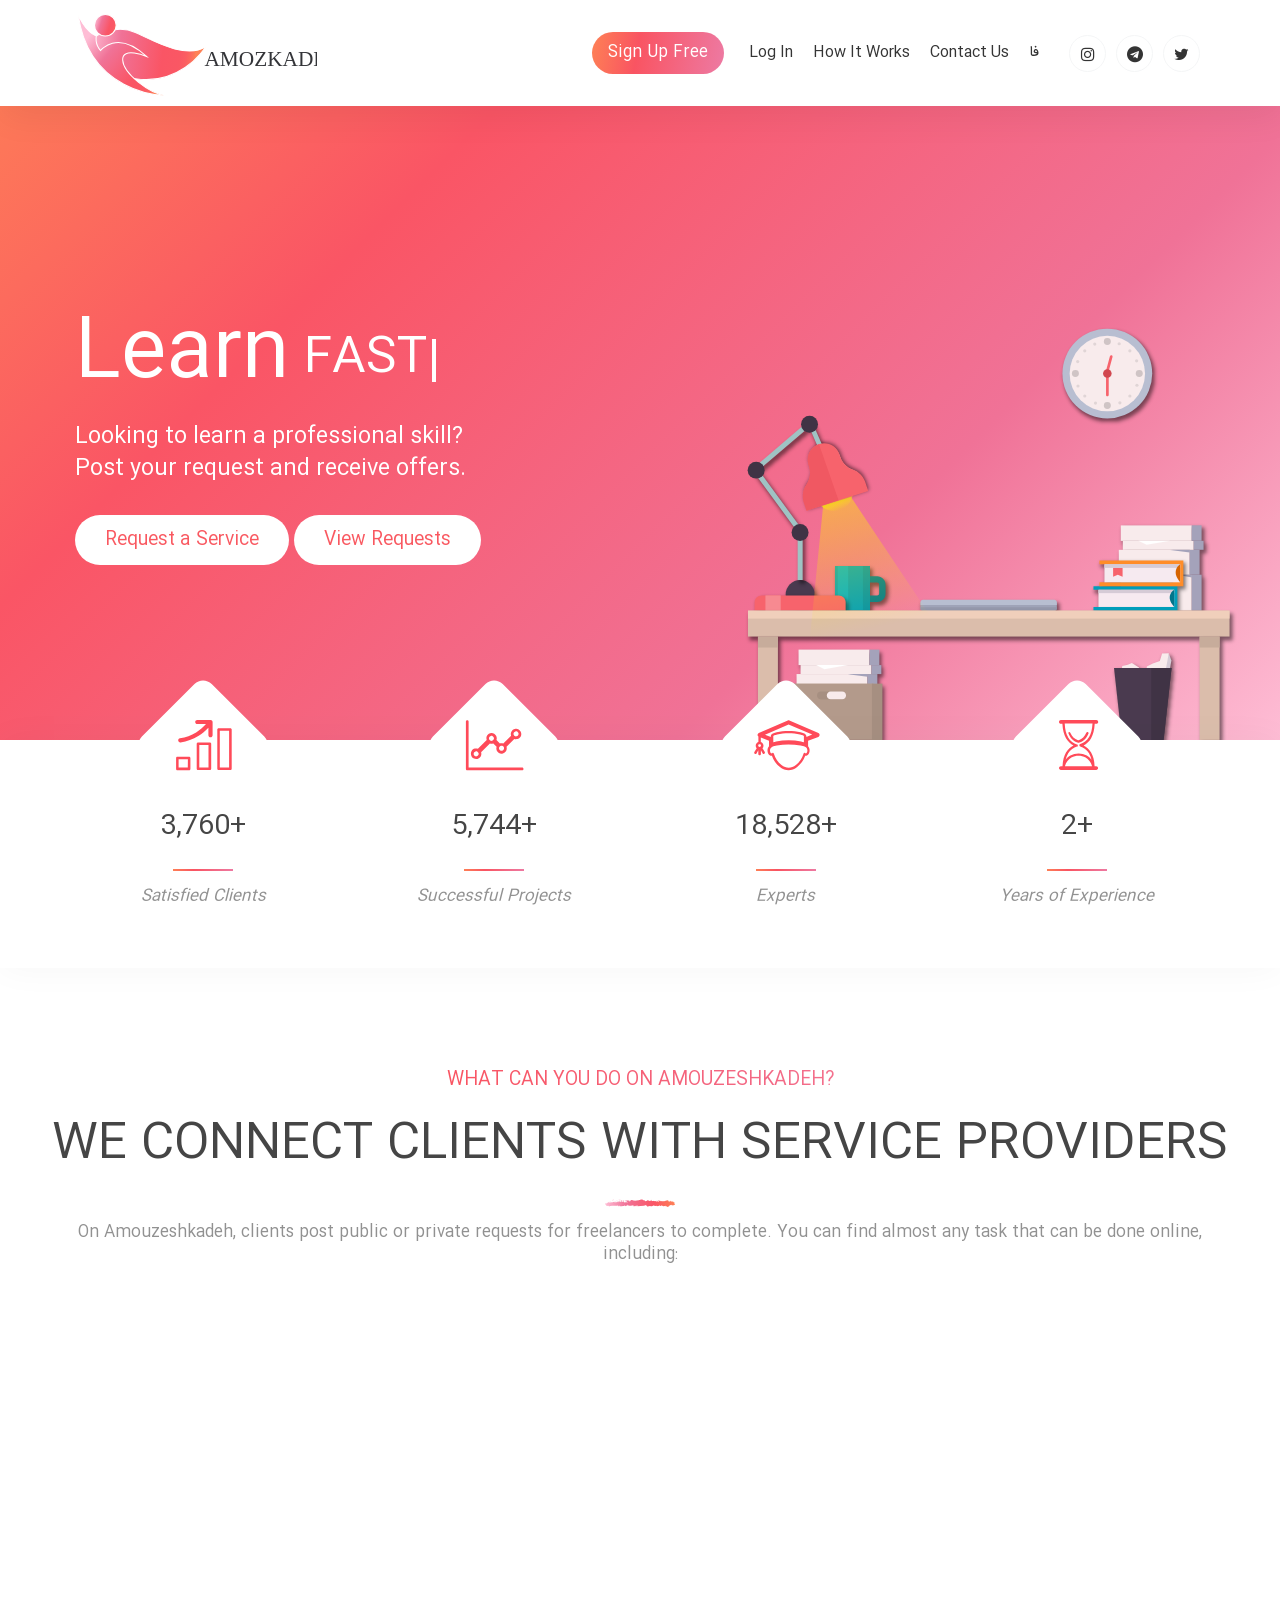
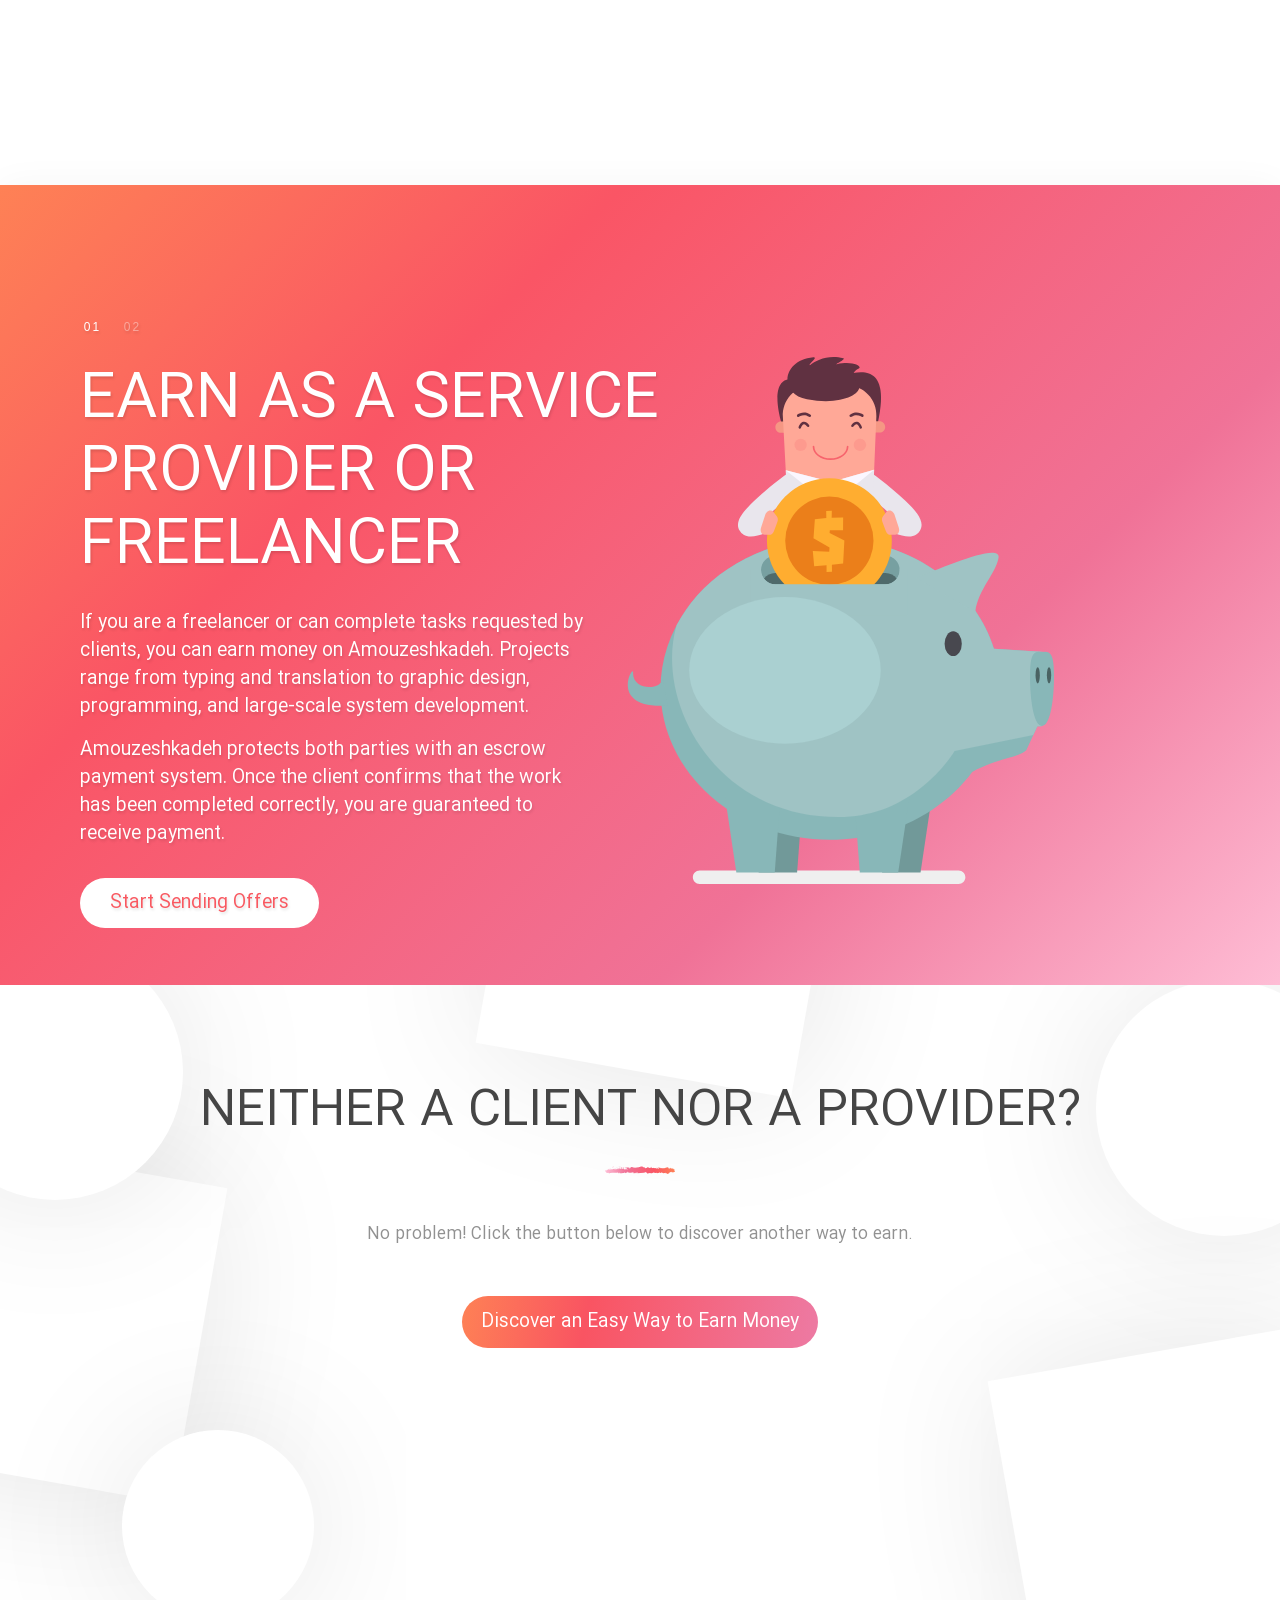
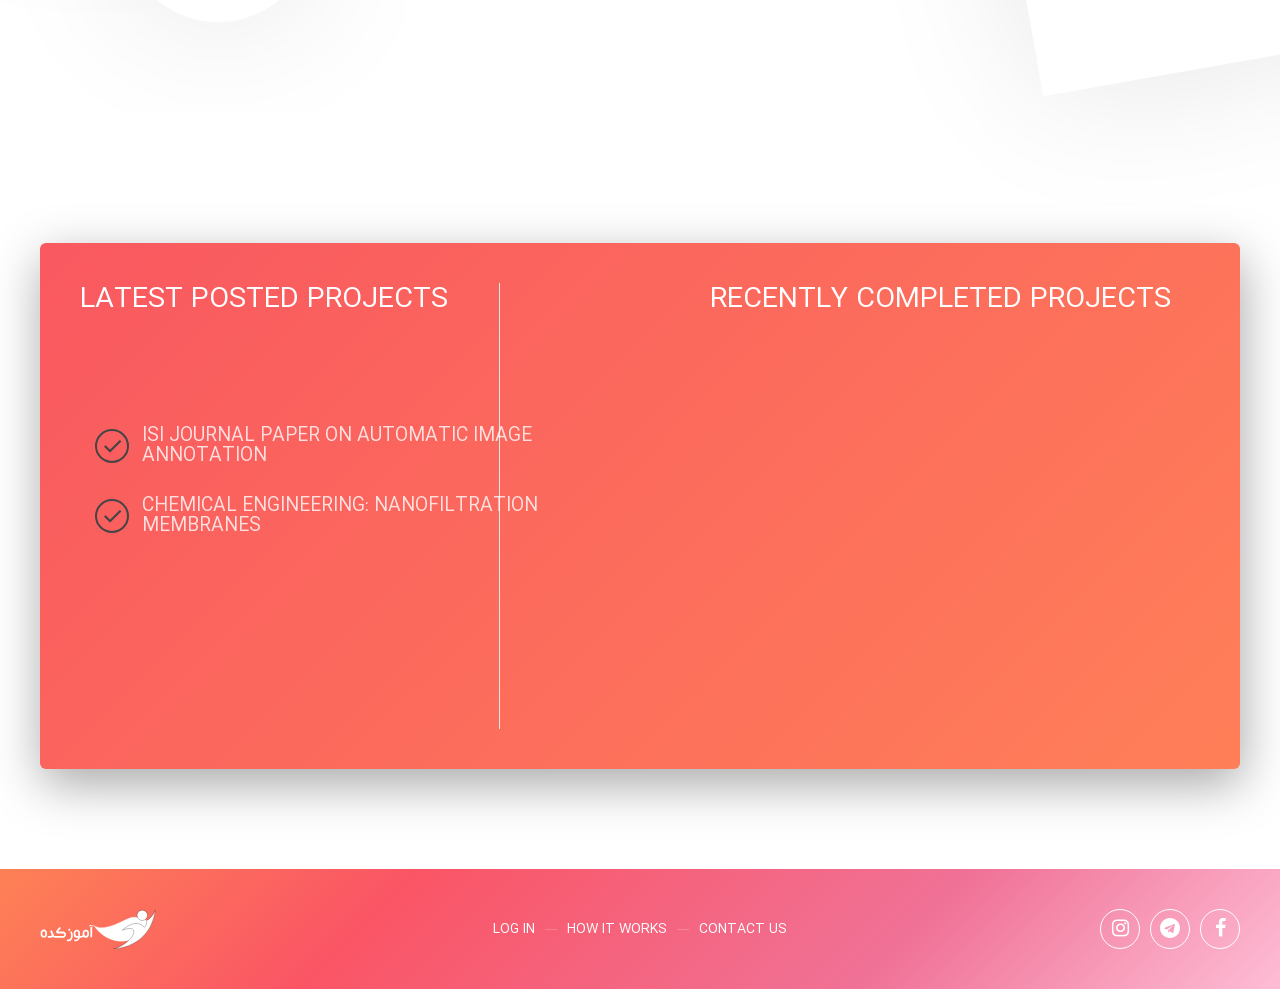
<file: index.html>
<!DOCTYPE html>
<html lang="en" dir="ltr" class="uk-notouch">
<head>
    <meta charset="UTF-8">
    <meta http-equiv="X-UA-Compatible" content="IE=edge">
    <meta name="viewport" content="width=device-width, initial-scale=1">
    <title>Amouzeshkadeh</title>
    <script type="text/javascript" src="js/jquery.js?ver=1.12.4"></script>
    <script type="text/javascript" src="js/jquery-migrate.min.js?ver=1.4.1"></script>
    <link rel="stylesheet" href="css/default.css">
    <script src="js/uikit.min.js"></script>
    <script src="js/core/slideset.min.js"></script>
    <script src="js/components/slideshow.min.js"></script>
    <script src="js/components/parallax.min.js"></script>
    <script src="js/typed.min.js" type="text/javascript"></script>
    <script src="js/waypoints.min.js"></script>
    <script src="js/counter/jquery.counterup.min.js"></script>
    <script src="js/animated-text.js" type="text/javascript"></script>
    <script src="test/jquery.parallaxify.js" type="text/javascript"></script>
    <script src="js/geometries.js" type="text/javascript"></script>
    <script src="js/theme.js"></script>
    <script type="text/javascript">
        jQuery(document).ready(function($) {
            $('.counter').counterUp({
                delay: 10,
                time: 5000
            });
        });
    </script>
</head>
<body class="tm-navbar-fixed">
<div class="tm-headerbar uk-clearfix">
    <div class="uk-container uk-container-center">
        <a class="uk-navbar-brand uk-hidden-small" href="index.html" title="">
            <img class="tm-logo" src="images/uploads/default/logo-en.svg" width="240" height="140" alt="" />
        </a>
        <div class="uk-navbar-nav uk-navbar-flip uk-hidden-small">
            <div class="uk-navbar-content uk-margin-left">
                <a href="#" class="uk-button uk-button-sonic">Sign Up Free</a>
            </div>
            <ul class="uk-navbar-nav uk-hidden-small">
                <li class="uk-parent" data-uk-dropdown="{'preventflip':'y'}">
                    <a href="index.html">Log In</a>
                </li>
                <li>
                    <a href="index.html">How It Works</a>
                </li>
                <li>
                    <a href="index.html">Contact Us</a>
                </li>
            <li class="pr-language-switch"><a href="fa/index.html" lang="fa" title="Switch to Persian">فا</a></li></ul>
            <div class="uk-navbar-content uk-margin-right">
                <a href="#" class="uk-icon-button uk-icon-instagram uk-vertical-align-middle uk-margin-small-left"></a>
                <a href="#" class="uk-icon-button uk-icon-telegram uk-vertical-align-middle uk-margin-small-left"></a>
                <a href="#" class="uk-icon-button uk-icon-twitter uk-vertical-align-middle uk-margin-small-left"></a>
            </div>
            </div>
        <a href="#tm-mobile" class="uk-navbar-toggle uk-navbar-flip uk-visible-small" data-uk-modal></a>
        <a class="tm-logo-small uk-navbar-brand uk-visible-small" href="index.html">
            <img src="images/uploads/logo_small.svg" width="120" height="70" alt="" class="uk-responsive-height" />
        </a>
    </div>
</div>
<div class="tm-teaser">
    <div class="uk-container uk-container-center uk-height-1-1">
        <div class="uk-height-1-1 uk-vertical-align uk-text-center-small uk-text-center-medium">
            <div class="uk-width-1-1 uk-width-medium-1-2 uk-vertical-align-middle">
                <h1 data-uk-scrollspy="{cls:'uk-animation-fade', repeat: true,}"><span class="tm-teaser-text-primary uk-margin-left">Learn</span><span class="uk-h1" id="typed5" style="vertical-align: middle;"></span><span class="typed-cursor" style="position: relative;font-weight: 300;-webkit-animation: blink 0.7s infinite;animation: blink 0.7s infinite;">|</span></h1>
                    <script class="javascript">
                        var typed5 = new Typed('#typed5', {
                            strings: ['Fast','Reliable','Professional'],
                            typeSpeed: 100,
                            backSpeed: 30,
                            backDelay: 1500,
                            arrayPos: 100,
                            showCursor: false,
                            autoInsertCss: 'typed-cursor',
                            smartBackspace: false,
                            loop: true
                        });
                    </script>
                <div class="uk-panel uk-margin-bottom" data-uk-slideshow="{autoplay: true}" data-uk-scrollspy="{cls:'uk-animation-fade', repeat: true, delay: 150}">
                    <div class="uk-slidenav-position">
                            <ul class="uk-slideshow">
                                <li>
                                    <p class="tm-teaser-text-secondary uk-margin-bottom-remove">Looking to learn a professional skill?<br />Post your request and receive offers.</p>
                                </li>
                                <li>
                                    <p class="tm-teaser-text-secondary uk-margin-bottom-remove">Have a professional skill to offer?<br />Browse our requests.</p>
                                </li>
                            </ul>
                    </div>
                </div>
                <button class="uk-button uk-button-large tm-button-teaser-secondary" data-uk-scrollspy="{cls:'uk-animation-fade', repeat: true, delay: 300}">Request a Service</button>
                <button class="uk-button uk-button-large tm-button-teaser-secondary" data-uk-scrollspy="{cls:'uk-animation-fade', repeat: true, delay: 450}">View Requests</button>
                <img class="uk-visible-large" data-uk-scrollspy="{cls:'uk-animation-slide-left', repeat: true, delay: 750}" src="images/uploads/default/home_character.svg" height="450" width="500" style="position: absolute; bottom: 0; right:0;" title="" />
                <img class="uk-visible-large" data-uk-scrollspy="{cls:'uk-animation-slide-right', repeat: true, delay: 450}" src="images/uploads/default/home_chair-character.svg" height="550" width="500" style="position: absolute; bottom: 0; right:0;" title="" />
            </div>
        </div>
    </div>
</div>
<div class="tm-wrapper">
    <div class="tm-block tm-position-divider tm-block-padding-bottom">
        <div class=" uk-container uk-container-center" data-uk-scrollspy="{cls:'uk-animation-slide-bottom-medium',delay:300}">
            <section class="tm-top-a uk-grid" data-uk-grid-match="{target:'> div > .uk-panel'}" data-uk-grid-margin>
                <div class="uk-width-1-1 uk-width-small-1-2 uk-width-medium-1-4">
                    <div class="uk-panel uk-text-center">
                        <div>
                            <img class="tm-negativ-margin-top" src="images/uploads/default/home_icon-customizer.svg" height="130" width="130" alt="" />
                        </div>
                        <h2 class="uk-margin-top-remove"><span class="counter">13,241</span>+</h2>
                        <div class="tm-mini-divider"></div>
                        <p class="uk-container-center">
                            <i>Satisfied Clients</i>
                        </p>
                    </div>
                </div>
                <div class="uk-width-1-1 uk-width-small-1-2 uk-width-medium-1-4">
                    <div class="uk-panel uk-text-center">
                        <div>
                            <img class="tm-negativ-margin-top" src="images/uploads/default/home_icon-education.svg" height="130" width="130" alt="" />
                        </div>
                        <h2 class="uk-margin-top-remove"><span class="counter">20,371</span>+</h2>
                        <div class="tm-mini-divider"></div>
                        <p class="uk-container-center">
                            <i>Successful Projects</i>
                        </p>
                    </div>
                </div>
                <div class="uk-width-1-1 uk-width-small-1-2 uk-width-medium-1-4">
                    <div class="uk-panel uk-text-center">
                        <div>
                            <img class="tm-negativ-margin-top" src="images/uploads/default/home_icon-expert.svg" height="130" width="130" alt="" />
                        </div>
                        <h2 class="uk-margin-top-remove"><span class="counter">65,704</span>+</h2>

                        <div class="tm-mini-divider"></div>
                        <p class="uk-container-center">
                            <i>Experts</i>
                        </p>
                    </div>
                </div>
                <div class="uk-width-1-1 uk-width-small-1-2 uk-width-medium-1-4">
                    <div class="uk-panel uk-text-center">
                        <div>
                            <img class="tm-negativ-margin-top" src="images/uploads/default/home_icon-history.svg" height="130" width="130" alt="" />
                        </div>
                        <h2 class="uk-margin-top-remove"><span class="counter">10</span>+</h2>
                        <div class="tm-mini-divider"></div>
                        <p class="uk-container-center">
                            <i>Years of Experience</i>
                        </p>
                    </div>
                </div>
            </section>
        </div>
    </div>
    <div class="tm-block uk-block-large" data-uk-scrollspy="{cls:'uk-animation-slide-bottom-medium uk-invisible', target:'[uk-scrollspy-class]', delay:300}">
        <div class="uk-container-fjord">
            <section class="tm-top-b">
                <div class="uk-width-1-1">
                    <div class="uk-grid">
                        <div class="uk-width-medium-1-1">
                            <h3 class="uk-width-1-1 uk-text-center uk-h4 uk-text-primary uk-invisible" uk-scrollspy-class>What Can You Do on Amouzeshkadeh?</h3>
                            <h3 class="uk-margin-top-remove uk-text-center uk-h1 uk-invisible" uk-scrollspy-class>We Connect Clients with Service Providers</h3>
                            <div class="uk-divider-icon uk-invisible" uk-scrollspy-class></div>
                            <div class="uk-margin uk-text-center uk-invisible" uk-scrollspy-class> On Amouzeshkadeh, clients post public or private requests for freelancers to complete. You can find almost any task that can be done online, including:</div>
                        </div>
                    </div>
                    <div class="uk-grid uk-margin-medium-top" data-uk-grid-margin>
                        <div class="uk-width-large-3-4 uk-invisible" uk-scrollspy-class>
                            <div data-uk-slideset="{small: 2, medium: 3, large:4, autoplay: false}">
                                <div class="uk-slidenav-position">
                                    <ul class="uk-grid-width-1-2 uk-grid-width-small-1-2 uk-grid-width-medium-1-2 uk-grid uk-text-center uk-flex-center uk-slideset" data-uk-grid-match="{target:'> li > .uk-panel', row:true}" data-uk-grid-margin>
                                        <li>
                                            <div class="uk-panel uk-card uk-card-default uk-card-hover">
                                                <a href="#" class="uk-position-cover uk-position-z-index uk-margin-remove-adjacent"></a>
                                                <div class="uk-card-media-top">
                                                    <img src="images/uploads/default/home-work/home-work-1.gif" alt="amozkadeh" width="960" height="880">
                                                </div>
                                                <div class="uk-card-body">
                                                    <h3 class="uk-margin uk-margin-remove-adjacent uk-margin-remove-bottom">Web Design</h3>
                                                    <div class="uk-margin uk-text-muted">By Professionals</div>
                                                </div>
                                            </div>
                                        </li>
                                        <li>
                                            <div class="uk-panel uk-card uk-card-default uk-card-hover">
                                                <a href="#" class="uk-position-cover uk-position-z-index uk-margin-remove-adjacent"></a>
                                                <div class="uk-card-media-top">
                                                    <img src="images/uploads/default/home-work/home-work-2.gif" alt="amozkadeh" width="960" height="880">
                                                </div>
                                                <div class="uk-card-body">
                                                    <h3 class="uk-margin uk-margin-remove-adjacent uk-margin-remove-bottom">Web Design</h3>
                                                    <div class="uk-margin uk-text-muted">By Professionals</div>
                                                </div>
                                            </div>
                                        </li>
                                        <li>
                                            <div class="uk-panel uk-card uk-card-default uk-card-hover">
                                                <a href="#" class="uk-position-cover uk-position-z-index uk-margin-remove-adjacent"></a>
                                                <div class="uk-card-media-top">
                                                    <img src="images/uploads/default/home-work/home-work-3.gif" alt="amozkadeh" width="960" height="880">
                                                </div>
                                                <div class="uk-card-body">
                                                    <h3 class="uk-margin uk-margin-remove-adjacent uk-margin-remove-bottom">Web Design</h3>
                                                    <div class="uk-margin uk-text-muted">By Professionals</div>
                                                </div>
                                            </div>
                                        </li>
                                        <li>
                                            <div class="uk-panel uk-card uk-card-default uk-card-hover">
                                                <a href="#" class="uk-position-cover uk-position-z-index uk-margin-remove-adjacent"></a>
                                                <div class="uk-card-media-top">
                                                    <img src="images/uploads/default/home-work/home-work-4.gif" alt="amozkadeh" width="960" height="880">
                                                </div>
                                                <div class="uk-card-body">
                                                    <h3 class="uk-margin uk-margin-remove-adjacent uk-margin-remove-bottom">Web Design</h3>
                                                    <div class="uk-margin uk-text-muted">By Professionals</div>
                                                </div>
                                            </div>
                                        </li>
                                        <li>
                                            <div class="uk-panel uk-card uk-card-default uk-card-hover">
                                                <a href="#" class="uk-position-cover uk-position-z-index uk-margin-remove-adjacent"></a>
                                                <div class="uk-card-media-top">
                                                    <img src="images/uploads/default/home-work/home-work-5.gif" alt="amozkadeh" width="960" height="880">
                                                </div>
                                                <div class="uk-card-body">
                                                    <h3 class="uk-margin uk-margin-remove-adjacent uk-margin-remove-bottom">Web Design</h3>
                                                    <div class="uk-margin uk-text-muted">By Professionals</div>
                                                </div>
                                            </div>
                                        </li>
                                        <li>
                                            <div class="uk-panel uk-card uk-card-default uk-card-hover">
                                                <a href="#" class="uk-position-cover uk-position-z-index uk-margin-remove-adjacent"></a>
                                                <div class="uk-card-media-top">
                                                    <img src="images/uploads/default/home-work/home-work-6.gif" alt="amozkadeh" width="960" height="880">
                                                </div>
                                                <div class="uk-card-body">
                                                    <h3 class="uk-margin uk-margin-remove-adjacent uk-margin-remove-bottom">Web Design</h3>
                                                    <div class="uk-margin uk-text-muted">By Professionals</div>
                                                </div>
                                            </div>
                                        </li>
                                        <li>
                                            <div class="uk-panel uk-card uk-card-default uk-card-hover">
                                                <a href="#" class="uk-position-cover uk-position-z-index uk-margin-remove-adjacent"></a>
                                                <div class="uk-card-media-top">
                                                    <img src="images/uploads/default/home-work/home-work-7.gif" alt="amozkadeh" width="960" height="880">
                                                </div>
                                                <div class="uk-card-body">
                                                    <h3 class="uk-margin uk-margin-remove-adjacent uk-margin-remove-bottom">Web Design</h3>
                                                    <div class="uk-margin uk-text-muted">By Professionals</div>
                                                </div>
                                            </div>
                                        </li>
                                        <li>
                                            <div class="uk-panel uk-card uk-card-default uk-card-hover">
                                                <a href="#" class="uk-position-cover uk-position-z-index uk-margin-remove-adjacent"></a>
                                                <div class="uk-card-media-top">
                                                    <img src="images/uploads/default/home-work/home-work-8.gif" alt="amozkadeh" width="960" height="880">
                                                </div>
                                                <div class="uk-card-body">
                                                    <h3 class="uk-margin uk-margin-remove-adjacent uk-margin-remove-bottom">Web Design</h3>
                                                    <div class="uk-margin uk-text-muted">By Professionals</div>
                                                </div>
                                            </div>
                                        </li>
                                        <li>
                                            <div class="uk-panel uk-card uk-card-default uk-card-hover">
                                                <a href="#" class="uk-position-cover uk-position-z-index uk-margin-remove-adjacent"></a>
                                                <div class="uk-card-media-top">
                                                    <img src="images/uploads/default/home-work/home-work-9.gif" alt="amozkadeh" width="960" height="880">
                                                </div>
                                                <div class="uk-card-body">
                                                    <h3 class="uk-margin uk-margin-remove-adjacent uk-margin-remove-bottom">Web Design</h3>
                                                    <div class="uk-margin uk-text-muted">By Professionals</div>
                                                </div>
                                            </div>
                                        </li>
                                        <li>
                                            <div class="uk-panel uk-card uk-card-default uk-card-hover">
                                                <a href="#" class="uk-position-cover uk-position-z-index uk-margin-remove-adjacent"></a>
                                                <div class="uk-card-media-top">
                                                    <img src="images/uploads/default/home-work/home-work-10.gif" alt="amozkadeh" width="960" height="880">
                                                </div>
                                                <div class="uk-card-body">
                                                    <h3 class="uk-margin uk-margin-remove-adjacent uk-margin-remove-bottom">Web Design</h3>
                                                    <div class="uk-margin uk-text-muted">By Professionals</div>
                                                </div>
                                            </div>
                                        </li>
                                        <li>
                                            <div class="uk-panel uk-card uk-card-default uk-card-hover">
                                                <a href="#" class="uk-position-cover uk-position-z-index uk-margin-remove-adjacent"></a>
                                                <div class="uk-card-media-top">
                                                    <img src="images/uploads/default/home-work/home-work-11.gif" alt="amozkadeh" width="960" height="880">
                                                </div>
                                                <div class="uk-card-body">
                                                    <h3 class="uk-margin uk-margin-remove-adjacent uk-margin-remove-bottom">Web Design</h3>
                                                    <div class="uk-margin uk-text-muted">By Professionals</div>
                                                </div>
                                            </div>
                                        </li>
                                        <li>
                                            <div class="uk-panel uk-card uk-card-default uk-card-hover">
                                                <a href="#" class="uk-position-cover uk-position-z-index uk-margin-remove-adjacent"></a>
                                                <div class="uk-card-media-top">
                                                    <img src="images/uploads/default/home-work/home-work-12.gif" alt="amozkadeh" width="960" height="880">
                                                </div>
                                                <div class="uk-card-body">
                                                    <h3 class="uk-margin uk-margin-remove-adjacent uk-margin-remove-bottom">Web Design</h3>
                                                    <div class="uk-margin uk-text-muted">By Professionals</div>
                                                </div>
                                            </div>
                                        </li>
                                        <li>
                                            <div class="uk-panel uk-card uk-card-default uk-card-hover">
                                                <a href="#" class="uk-position-cover uk-position-z-index uk-margin-remove-adjacent"></a>
                                                <div class="uk-card-media-top">
                                                    <img src="images/uploads/default/home-work/home-work-13.gif" alt="amozkadeh" width="960" height="880">
                                                </div>
                                                <div class="uk-card-body">
                                                    <h3 class="uk-margin uk-margin-remove-adjacent uk-margin-remove-bottom">Web Design</h3>
                                                    <div class="uk-margin uk-text-muted">By Professionals</div>
                                                </div>
                                            </div>
                                        </li>
                                        <li>
                                            <div class="uk-panel uk-card uk-card-default uk-card-hover">
                                                <a href="#" class="uk-position-cover uk-position-z-index uk-margin-remove-adjacent"></a>
                                                <div class="uk-card-media-top">
                                                    <img src="images/uploads/default/home-work/home-work-14.gif" alt="amozkadeh" width="960" height="880">
                                                </div>
                                                <div class="uk-card-body">
                                                    <h3 class="uk-margin uk-margin-remove-adjacent uk-margin-remove-bottom">Web Design</h3>
                                                    <div class="uk-margin uk-text-muted">By Professionals</div>
                                                </div>
                                            </div>
                                        </li>
                                        <li>
                                            <div class="uk-panel uk-card uk-card-default uk-card-hover">
                                                <a href="#" class="uk-position-cover uk-position-z-index uk-margin-remove-adjacent"></a>
                                                <div class="uk-card-media-top">
                                                    <img src="images/uploads/default/home-work/home-work-15.gif" alt="amozkadeh" width="960" height="880">
                                                </div>
                                                <div class="uk-card-body">
                                                    <h3 class="uk-margin uk-margin-remove-adjacent uk-margin-remove-bottom">Web Design</h3>
                                                    <div class="uk-margin uk-text-muted">By Professionals</div>
                                                </div>
                                            </div>
                                        </li>
                                        <li>
                                            <div class="uk-panel uk-card uk-card-default uk-card-hover">
                                                <a href="#" class="uk-position-cover uk-position-z-index uk-margin-remove-adjacent"></a>
                                                <div class="uk-card-media-top">
                                                    <img src="images/uploads/default/home-work/home-work-16.gif" alt="amozkadeh" width="960" height="880">
                                                </div>
                                                <div class="uk-card-body">
                                                    <h3 class="uk-margin uk-margin-remove-adjacent uk-margin-remove-bottom">Web Design</h3>
                                                    <div class="uk-margin uk-text-muted">By Professionals</div>
                                                </div>
                                            </div>
                                        </li>
                                        <li>
                                            <div class="uk-panel uk-card uk-card-default uk-card-hover">
                                                <a href="#" class="uk-position-cover uk-position-z-index uk-margin-remove-adjacent"></a>
                                                <div class="uk-card-media-top">
                                                    <img src="images/uploads/default/home-work/home-work-17.gif" alt="amozkadeh" width="960" height="880">
                                                </div>
                                                <div class="uk-card-body">
                                                    <h3 class="uk-margin uk-margin-remove-adjacent uk-margin-remove-bottom">Web Design</h3>
                                                    <div class="uk-margin uk-text-muted">By Professionals</div>
                                                </div>
                                            </div>
                                        </li>
                                        <li>
                                            <div class="uk-panel uk-card uk-card-default uk-card-hover">
                                                <a href="#" class="uk-position-cover uk-position-z-index uk-margin-remove-adjacent"></a>
                                                <div class="uk-card-media-top">
                                                    <img src="images/uploads/default/home-work/home-work-18.gif" alt="amozkadeh" width="960" height="880">
                                                </div>
                                                <div class="uk-card-body">
                                                    <h3 class="uk-margin uk-margin-remove-adjacent uk-margin-remove-bottom">Web Design</h3>
                                                    <div class="uk-margin uk-text-muted">By Professionals</div>
                                                </div>
                                            </div>
                                        </li>
                                        <li>
                                            <div class="uk-panel uk-card uk-card-default uk-card-hover">
                                                <a href="#" class="uk-position-cover uk-position-z-index uk-margin-remove-adjacent"></a>
                                                <div class="uk-card-media-top">
                                                    <img src="images/uploads/default/home-work/home-work-19.gif" alt="amozkadeh" width="960" height="880">
                                                </div>
                                                <div class="uk-card-body">
                                                    <h3 class="uk-margin uk-margin-remove-adjacent uk-margin-remove-bottom">Web Design</h3>
                                                    <div class="uk-margin uk-text-muted">By Professionals</div>
                                                </div>
                                            </div>
                                        </li>
                                        <li>
                                            <div class="uk-panel uk-card uk-card-default uk-card-hover">
                                                <a href="#" class="uk-position-cover uk-position-z-index uk-margin-remove-adjacent"></a>
                                                <div class="uk-card-media-top">
                                                    <img src="images/uploads/default/home-work/home-work-20.gif" alt="amozkadeh" width="960" height="880">
                                                </div>
                                                <div class="uk-card-body">
                                                    <h3 class="uk-margin uk-margin-remove-adjacent uk-margin-remove-bottom">Web Design</h3>
                                                    <div class="uk-margin uk-text-muted">By Professionals</div>
                                                </div>
                                            </div>
                                        </li>
                                    </ul>
                                    <a href="#" class="uk-slidenav uk-slidenav-next" data-uk-slideset-item="next"></a>
                                    <a href="#" class="uk-slidenav uk-slidenav-previous" data-uk-slideset-item="previous"></a>
                                </div>
                                <div>
                                    <ul class="uk-slideset-nav uk-dotnav uk-flex-center uk-margin-top-slidest-dot-nav"></ul>
                                </div>
                            </div>
                        </div>
                        <div class="uk-width-large-1-4 uk-invisible" uk-scrollspy-class>
                            <div class="uk-card uk-card-primary uk-card-hover">
                                <a href="#" class="uk-position-cover uk-position-z-index uk-margin-remove-adjacent"></a>
                                <div class="uk-card-media-top uk-overlay">
                                    <img src="images/uploads/default/home-recent-video.jpg" alt="amozkadeh" width="960" height="880">
                                    <div class="uk-overlay-panel tm-overlay-icon"></div>
                                </div>
                                <div class="uk-card-body">
                                    <h3 class="uk-card-title">Would you like to see how Amouzeshkadeh works?</h3>
                                    <p>— We have illustrated the Amouzeshkadeh story in just a few seconds.</p>
                                </div>
                            </div>
                        </div>
                    </div>
                </div>
            </section>
        </div>
    </div>
    <div class="tm-block-bottom-a uk-block uk-block-primary uk-contrast tm-position-divider">
        <div class="uk-panel">
            <div class="tm-slideshow-avanti" data-uk-slideshow="{animation: 'fade',autoplay: false}">
                <div class="uk-slidenav-position">
                    <ul class="uk-slideshow uk-overlay-active">
                        <li class="uk-height-slideshow">
                            <div class="uk-overlay-panel uk-overlay-fade">
                                <div class="uk-container-fjord">
                                    <div class="uk-height-1-1 uk-width-1-1 uk-flex uk-flex-middle uk-grid" data-uk-grid-margin>
                                        <div class="uk-width-expand@m uk-text-center-medium">
                                            <div class="uk-margin">
                                                <ul class="tm-numnav uk-flex-left tm-numnav-contrast">
                                                    <li data-uk-slideshow-item="0"><a href="#"></a></li>
                                                    <li data-uk-slideshow-item="1"><a href="#"></a></li>
                                                </ul>
                                            </div>
                                            <h3 class="uk-heading-large uk-width-xlarge">EARN AS A SERVICE PROVIDER OR FREELANCER</h3>
                                            <div class="uk-text-large uk-width-xlarge-5-6">
                                                <div class="uk-margin ">If you are a freelancer or can complete tasks requested by clients, you can earn money on Amouzeshkadeh. Projects range from typing and translation to graphic design, programming, and large-scale system development.</div>
                                                <div class="uk-margin">Amouzeshkadeh protects both parties with an escrow payment system. Once the client confirms that the work has been completed correctly, you are guaranteed to receive payment.</div>
                                            </div>
                                            <a href="#" class="uk-button uk-button-large tm-button-teaser-secondary uk-text-right" data-uk-scrollspy="{cls:'uk-animation-slide-left'}">Start Sending Offers</a>
                                        </div>
                                        <div class="uk-width-medium-1-1 uk-width-auto uk-slideshow-parallax">
                                            <div class="uk-margin uk-text-center" data-uk-parallax="{x: 60, media: '(min-width: 960px)'}">
                                                <img src="images/uploads/default/home-freelancer.svg" width="430px" alt="">
                                            </div>
                                        </div>
                                    </div>
                                </div>
                            </div>
                        </li>
                        <li class="uk-height-slideshow">
                            <div class="uk-overlay-panel uk-overlay-fade">
                                <div class="uk-container-fjord">
                                    <div class="uk-height-1-1 uk-width-1-1 uk-flex uk-flex-middle uk-grid" data-uk-grid-margin>
                                        <div class="uk-width-expand@m uk-text-center-medium">
                                            <div class="uk-margin">
                                                <ul class="tm-numnav uk-flex-left tm-numnav-contrast">
                                                    <li data-uk-slideshow-item="0"><a href="#"></a></li>
                                                    <li data-uk-slideshow-item="1"><a href="#"></a></li>
                                                </ul>
                                            </div>
                                            <h3 class="uk-heading-large uk-width-xlarge">ARE YOU A CLIENT LOOKING TO PLACE AN ORDER?</h3>
                                            <div class="uk-text-large uk-width-xlarge-5-6">
                                                <div class="uk-margin">If you have a project that you would like professionals to complete, simply join Amouzeshkadeh and post your request. Service providers will review it and send you their offers.</div>
                                                <div class="uk-margin">In addition to its two-star e-trust symbol, Amouzeshkadeh protects both parties through an escrow payment system. You release the payment only after confirming that the work has been completed correctly. For additional peace of mind, you can also ask the provider to place a guarantee as proof of their expertise.</div>
                                            </div>
                                            <a href="#" class="uk-button uk-button-large tm-button-teaser-secondary uk-text-right" data-uk-scrollspy="{cls:'uk-animation-slide-left'}">Post Your Request and Receive Offers!</a>
                                        </div>
                                        <div class="uk-width-medium-1-1 uk-width-auto uk-slideshow-parallax">
                                            <div class="uk-margin uk-text-center" data-uk-parallax="{x: 60, media: '(min-width: 960px)'}">
                                                <img src="images/uploads/default/home-employer.svg" width="430px" alt="">
                                            </div>
                                        </div>
                                    </div>
                                </div>
                            </div>
                        </li>
                    </ul>
                    <a href="#" class="uk-slidenav uk-slidenav-contrast uk-slidenav-previous uk-hidden-touch" data-uk-slideshow-item="previous"></a>
                    <a href="#" class="uk-slidenav uk-slidenav-contrast uk-slidenav-next uk-hidden-touch" data-uk-slideshow-item="next"></a>
                </div>
            </div>
        </div>
    </div>
    <div class="tm-block-bottom-b uk-block uk-block-default uk-block-large uk-block-parallaxify"  data-uk-scrollspy="{cls:'uk-animation-slide-bottom-medium uk-invisible', target:'[uk-scrollspy-class]', delay:300}">
        <div class="uk-container-fjord">
            <section class="tm-bottom-b uk-grid" data-uk-grid-match="{target:'> div > .uk-panel'}" data-uk-grid-margin  data-uk-grid-margin >
                <div class="uk-width-1-1">
                    <div class="uk-panel">
                        <div class="uk-margin-xxlarge-bottom">
                            <h2 class="uk-h1 uk-text-center uk-invisible" uk-scrollspy-class>Neither a Client nor a Provider?</h2>
                            <div class="uk-margin-large-bottom uk-divider-icon uk-invisible" uk-scrollspy-class></div>
                            <p class="uk-width-medium-2-3 uk-align-center uk-text-center uk-invisible" uk-scrollspy-class>No problem! Click the button below to discover another way to earn.</p>
                            <div class="uk-grid uk-margin-large-top uk-invisible" uk-scrollspy-class>
                                <div class="uk-width-medium-1-1">
                                    <div class="uk-text-center">
                                        <a href="#" class="uk-button uk-button-sonic uk-button-large">Discover an Easy Way to Earn Money</a>
                                    </div>
                                </div>
                            </div>
                        </div>
                        <div id="pr-5a8417d32d5f3" class="tm-slideshow-luna uk-slidenav-position uk-margin-large-bottom uk-invisible" uk-scrollspy-class>
                            <div class="uk-panel uk-panel-box uk-panel-box uk-text-center">
                                <div data-uk-slideshow="{animation: 'scroll', autoplay: false}">
                                    <ul class="uk-slideshow tm-slideshow-luna-content">
                                        <li data-tm-watermark="01">
                                            <div class="uk-width-medium-3-5 uk-container-center">
                                                <h3 class="uk-panel-title">Fardin Moradi</h3>
                                                <div>One great thing about ParsCoders is that you do not need any upfront investment to submit offers. You can start earning without paying anything, which makes it a good way to begin freelancing.</div>
                                            </div>
                                        </li>
                                        <li data-tm-watermark="02">
                                            <div class="uk-width-medium-3-5 uk-container-center">
                                                <h3 class="uk-panel-title">Behnam Ahangari</h3>
                                                <div>There is no better platform than ParsCoders, and there never will be. As a member, I recommend this website to all my friends.</div>
                                            </div>
                                        </li>
                                        <li data-tm-watermark="03">
                                            <div class="uk-width-medium-3-5 uk-container-center">
                                                <h3 class="uk-panel-title">Maryam Abbasi</h3>
                                                <div>Simplicity is one of the most important factors in software success. ParsCoders offers a smooth, simple, and transparent environment where clients and providers can work together easily.</div>
                                            </div>
                                        </li>
                                    </ul>
                                    <ul class="uk-dotnav uk-cm-dotnav uk-margin-remove uk-flex-center uk-position-relative uk-position-z-index">
                                        <li data-uk-slideshow-item="0"><a href=""></a></li>
                                        <li data-uk-slideshow-item="1"><a href=""></a></li>
                                        <li data-uk-slideshow-item="2"><a href=""></a></li>
                                    </ul>
                                </div>
                            </div>
                            <div class="uk-badge tm-slideshow-panel-badge">What Amouzeshkadeh Users Say</div>
                            <div data-uk-slideshow>
                                <ul class="uk-slideshow tm-slideshow-luna-avatar">
                                    <li>
                                        <img src="images/uploads/default/home-cm-avatar-01.jpg" alt="Sara Stanley">
                                    </li>
                                    <li>
                                        <img src="images/uploads/default/home-cm-avatar-02.jpg">
                                    </li>
                                    <li>
                                        <img src="images/uploads/default/home-cm-avatar-03.jpg">
                                    </li>
                                </ul>
                            </div>
                        </div>
                        <div class="uk-panel uk-panel-box uk-panel-box-secondary">
                            <div class="tm-grid-luna uk-grid-large uk-grid-divider uk-grid-margin-large uk-grid uk-grid-stack" data-uk-grid-margin>
                                <div class="uk-width-expand@m">
                                    <h1 class="uk-h2 uk-margin-medium">Latest Posted Projects</h1>
                                    <div class="uk-invisible" uk-scrollspy-class>
                                        <div class="uk-panel uk-panel-hover">
                                            <a href="#" class="uk-position-cover uk-position-z-index"></a>
                                            <div class="uk-grid uk-grid-small uk-flex-middle">
                                                <div class="uk-width-1-6 uk-width-large-1-10">
                                                    <div class="tm-check-icon uk-text-center uk-vertical-align">
                                                        <i class="uk-icon-check uk-vertical-align-middle"></i>
                                                    </div>
                                                </div>
                                                <div class="uk-width-5-6 uk-width-large-9-10">
                                                    <h3>Build a Member-Boosting Bot</h3>
                                                </div>
                                            </div>
                                        </div>
                                    </div>
                                    <div class="uk-invisible" uk-scrollspy-class>
                                        <div class="uk-panel uk-panel-hover">
                                            <a href="#" class="uk-position-cover uk-position-z-index"></a>
                                            <div class="uk-grid uk-grid-small uk-flex-middle">
                                                <div class="uk-width-1-6 uk-width-large-1-10">
                                                    <div class="tm-check-icon uk-text-center uk-vertical-align">
                                                        <i class="uk-icon-check uk-vertical-align-middle"></i>
                                                    </div>
                                                </div>
                                                <div class="uk-width-5-6 uk-width-large-9-10">
                                                    <h3>ISI Journal Paper on Automatic Image Annotation</h3>
                                                </div>
                                            </div>
                                        </div>
                                    </div>
                                    <div class="uk-invisible" uk-scrollspy-class>
                                        <div class="uk-panel uk-panel-hover">
                                            <a href="#" class="uk-position-cover uk-position-z-index"></a>
                                            <div class="uk-grid uk-grid-small uk-flex-middle">
                                                <div class="uk-width-1-6 uk-width-large-1-10">
                                                    <div class="tm-check-icon uk-text-center uk-vertical-align">
                                                        <i class="uk-icon-check uk-vertical-align-middle"></i>
                                                    </div>
                                                </div>
                                                <div class="uk-width-5-6 uk-width-large-9-10">
                                                    <h3>Chemical Engineering: Nanofiltration Membranes</h3>
                                                </div>
                                            </div>
                                        </div>
                                    </div>
                                    <div class="uk-invisible" uk-scrollspy-class>
                                        <div class="uk-panel uk-panel-hover">
                                            <a href="#" class="uk-position-cover uk-position-z-index"></a>
                                            <div class="uk-grid uk-grid-small uk-flex-middle">
                                                <div class="uk-width-1-6 uk-width-large-1-10">
                                                    <div class="tm-check-icon uk-text-center uk-vertical-align">
                                                        <i class="uk-icon-check uk-vertical-align-middle"></i>
                                                    </div>
                                                </div>
                                                <div class="uk-width-5-6 uk-width-large-9-10">
                                                    <h3>Design an HTML Page</h3>
                                                </div>
                                            </div>
                                        </div>
                                    </div>
                                    <div class="uk-invisible uk-margin-large-top" uk-scrollspy-class>
                                        <div class="uk-panel uk-panel-hover uk-active">
                                            <a href="#" class="uk-position-cover uk-position-z-index"></a>
                                            <div class="uk-grid uk-grid-small uk-flex-middle">
                                                <div class="uk-width-1-6 uk-width-large-1-10">
                                                    <div class="tm-check-icon tm-arrow-icon uk-text-center uk-vertical-align">
                                                        <i class="uk-icon-check uk-vertical-align-middle"></i>
                                                    </div>
                                                </div>
                                                <div class="uk-width-5-6 uk-width-large-9-10">
                                                    <h3>View More Recent Projects</h3>
                                                </div>
                                            </div>
                                        </div>
                                    </div>
                                </div>
                                <div class="uk-width-expand@m">
                                    <h1 class="uk-h2 uk-margin-medium">Recently Completed Projects</h1>
                                    <div class="uk-invisible" uk-scrollspy-class>
                                        <div class="uk-panel uk-panel-hover">
                                            <a href="#" class="uk-position-cover uk-position-z-index"></a>
                                            <div class="uk-grid uk-grid-small uk-flex-middle">
                                                <div class="uk-width-1-6 uk-width-large-1-10">
                                                    <div class="tm-check-icon uk-text-center uk-vertical-align">
                                                        <i class="uk-icon-check uk-vertical-align-middle"></i>
                                                    </div>
                                                </div>
                                                <div class="uk-width-5-6 uk-width-large-9-10">
                                                    <h3>Abstract Translation</h3>
                                                </div>
                                            </div>
                                        </div>
                                    </div>
                                    <div class="uk-invisible" uk-scrollspy-class>
                                        <div class="uk-panel uk-panel-hover">
                                            <a href="#" class="uk-position-cover uk-position-z-index"></a>
                                            <div class="uk-grid uk-grid-small uk-flex-middle">
                                                <div class="uk-width-1-6 uk-width-large-1-10">
                                                    <div class="tm-check-icon uk-text-center uk-vertical-align">
                                                        <i class="uk-icon-check uk-vertical-align-middle"></i>
                                                    </div>
                                                </div>
                                                <div class="uk-width-5-6 uk-width-large-9-10">
                                                    <h3>Computer 2 Persian Translation — 4-Hour Delivery</h3>
                                                </div>
                                            </div>
                                        </div>
                                    </div>
                                    <div class="uk-invisible" uk-scrollspy-class>
                                        <div class="uk-panel uk-panel-hover">
                                            <a href="#" class="uk-position-cover uk-position-z-index"></a>
                                            <div class="uk-grid uk-grid-small uk-flex-middle">
                                                <div class="uk-width-1-6 uk-width-large-1-10">
                                                    <div class="tm-check-icon uk-text-center uk-vertical-align">
                                                        <i class="uk-icon-check uk-vertical-align-middle"></i>
                                                    </div>
                                                </div>
                                                <div class="uk-width-5-6 uk-width-large-9-10">
                                                    <h3>Adapt a WordPress Theme for WooCommerce</h3>
                                                </div>
                                            </div>
                                        </div>
                                    </div>
                                    <div class="uk-invisible" uk-scrollspy-class>
                                        <div class="uk-panel uk-panel-hover">
                                            <a href="#" class="uk-position-cover uk-position-z-index"></a>
                                            <div class="uk-grid uk-grid-small uk-flex-middle">
                                                <div class="uk-width-1-6 uk-width-large-1-10">
                                                    <div class="tm-check-icon uk-text-center uk-vertical-align">
                                                        <i class="uk-icon-check uk-vertical-align-middle"></i>
                                                    </div>
                                                </div>
                                                <div class="uk-width-5-6 uk-width-large-9-10">
                                                    <h3>Psychology Translation 1</h3>
                                                </div>
                                            </div>
                                        </div>
                                    </div>
                                    <div class="uk-invisible uk-margin-large-top" uk-scrollspy-class>
                                        <div class="uk-panel uk-panel-hover uk-active">
                                            <a href="#" class="uk-position-cover uk-position-z-index"></a>
                                            <div class="uk-grid uk-grid-small uk-flex-middle">
                                                <div class="uk-width-1-6 uk-width-large-1-10">
                                                    <div class="tm-check-icon tm-arrow-icon uk-text-center uk-vertical-align">
                                                        <i class="uk-icon-check uk-vertical-align-middle"></i>
                                                    </div>
                                                </div>
                                                <div class="uk-width-5-6 uk-width-large-9-10">
                                                    <h3>View More Completed Projects</h3>
                                                </div>
                                            </div>
                                        </div>
                                    </div>
                                </div>
                            </div>
                        </div>
                        <script>

                            (function($){

                                var settings   = {"panel":"primary","nav_contrast":"1","animation":"scroll","duration":"500","autoplay":"","interval":"3000","autoplay_pause":"1","title":"1","content":"1","title_size":"h3","content_size":"","link":"1","link_target":"","class":"","id":"pr-5a8417d32d5f3"},
                                    container  = $('#pr-5a8417d32d5f3'),
                                    slideshows = container.find('[data-uk-slideshow]');

                                if (slideshows.length > 1) {
                                    container.on('beforeshow.uk.slideshow', function(e, next) {
                                        slideshows.not(next.closest('[data-uk-slideshow]')[0]).data('slideshow').show(next.index());
                                    });
                                }

                                if (settings.autoplay && settings.autoplay_pause) {

                                    container.on({
                                        mouseenter: function() {
                                            slideshows.each(function(){
                                                $(this).data('slideshow').stop();
                                            });
                                        },
                                        mouseleave: function() {
                                            slideshows.each(function(){
                                                $(this).data('slideshow').start();
                                            });
                                        }
                                    });
                                }

                            })(jQuery);

                        </script>
                    </div>
                </div>
            </section>
        </div>
    </div>
</div>
<div class="uk-block-primary uk-block uk-block-medium" data-uk-scrollspy="{target:'[uk-scrollspy-class]', cls:'uk-animation-slide-bottom-medium uk-invisible', delay:false}">
    <div class="uk-container-fjord">
        <footer class="uk-flex-middle uk-grid" data-uk-grid-margin>
            <div class="uk-width-expand@m">
                <div class="uk-margin-remove uk-text-center-medium uk-invisible" uk-scrollspy-class>
                    <a href="#">
                        <img src="images/uploads/logo_small.svg" alt="">
                    </a>
                </div>
            </div>
            <div class="uk-width-medium-1-2">
                <div class="uk-text-center uk-invisible" uk-scrollspy-class>
                    <ul class="uk-subnav uk-margin-bottom-remove uk-subnav-divider uk-flex-center">
                        <li><a href="#">Log In</a></li>
                        <li><a href="#">How It Works</a></li>
                        <li><a href="#">Contact Us</a></li>
                    </ul>
                </div>
            </div>
            <div class="uk-width-expand@m">
                <div class="uk-margin-remove-vertical uk-text-right-medium uk-invisible" uk-scrollspy-class>
                    <div class="uk-child-width-auto uk-grid-small uk-flex-right@m uk-flex-center uk-grid">
                        <div><a href="#" class="uk-icon uk-icon-button uk-icon-instagram"></a></div>
                        <div><a href="#" class="uk-icon uk-icon-button uk-icon-telegram"></a></div>
                        <div><a href="#" class="uk-icon uk-icon-button uk-icon-facebook"></a></div>
                    </div>
                </div>
            </div>
        </footer>
    </div>
</div>
<div id="tm-mobile" class="uk-modal uk-modal-full">
    <div class="uk-modal-dialog uk-modal-body uk-text-center uk-flex" style="box-sizing: border-box;min-height: 100vh;">
        <button type="button" class="uk-modal-close uk-close uk-modal-close-full"></button>
        <div class="uk-margin-auto-vertical uk-width-1-1">
            <div class="uk-child-width-1-1 uk-grid">
                <div>
                    <div class="uk-panel">
                        <ul class="uk-nav uk-nav-sonic uk-nav-center">
                            <li><a href="#">Log In</a></li>
                            <li><a href="#">How It Works</a></li>
                            <li><a href="#">Contact Us</a></li>
                        </ul>
                    </div>
                </div>
                <div class="uk-grid-margin">
                    <div class="uk-panel">
                        <div>
                            <p class="uk-text-center">
                                <a href="#" class="uk-button uk-button-sonic uk-button-large">Sign Up Free</a>
                            </p>
                        </div>
                    </div>
                </div>
            </div>
        </div>
    </div>
</div>
</body>
</html>
</file>
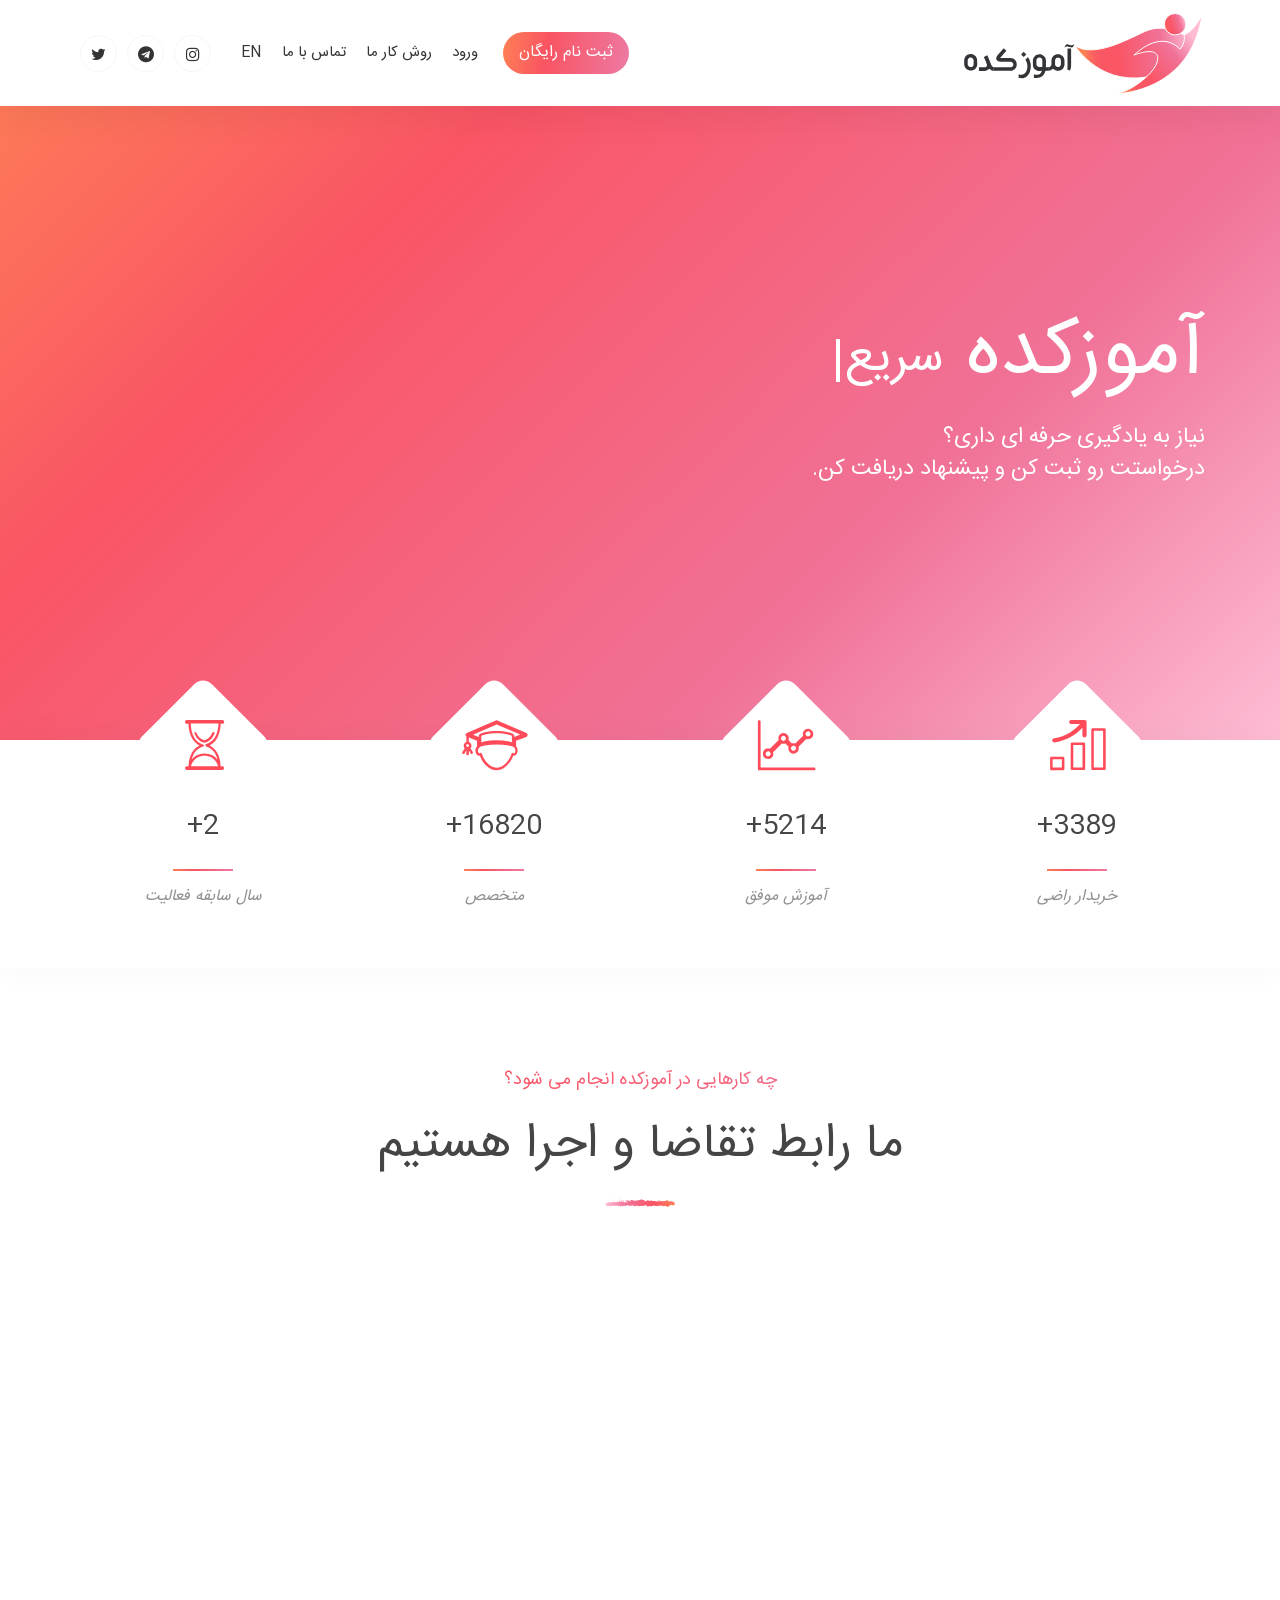
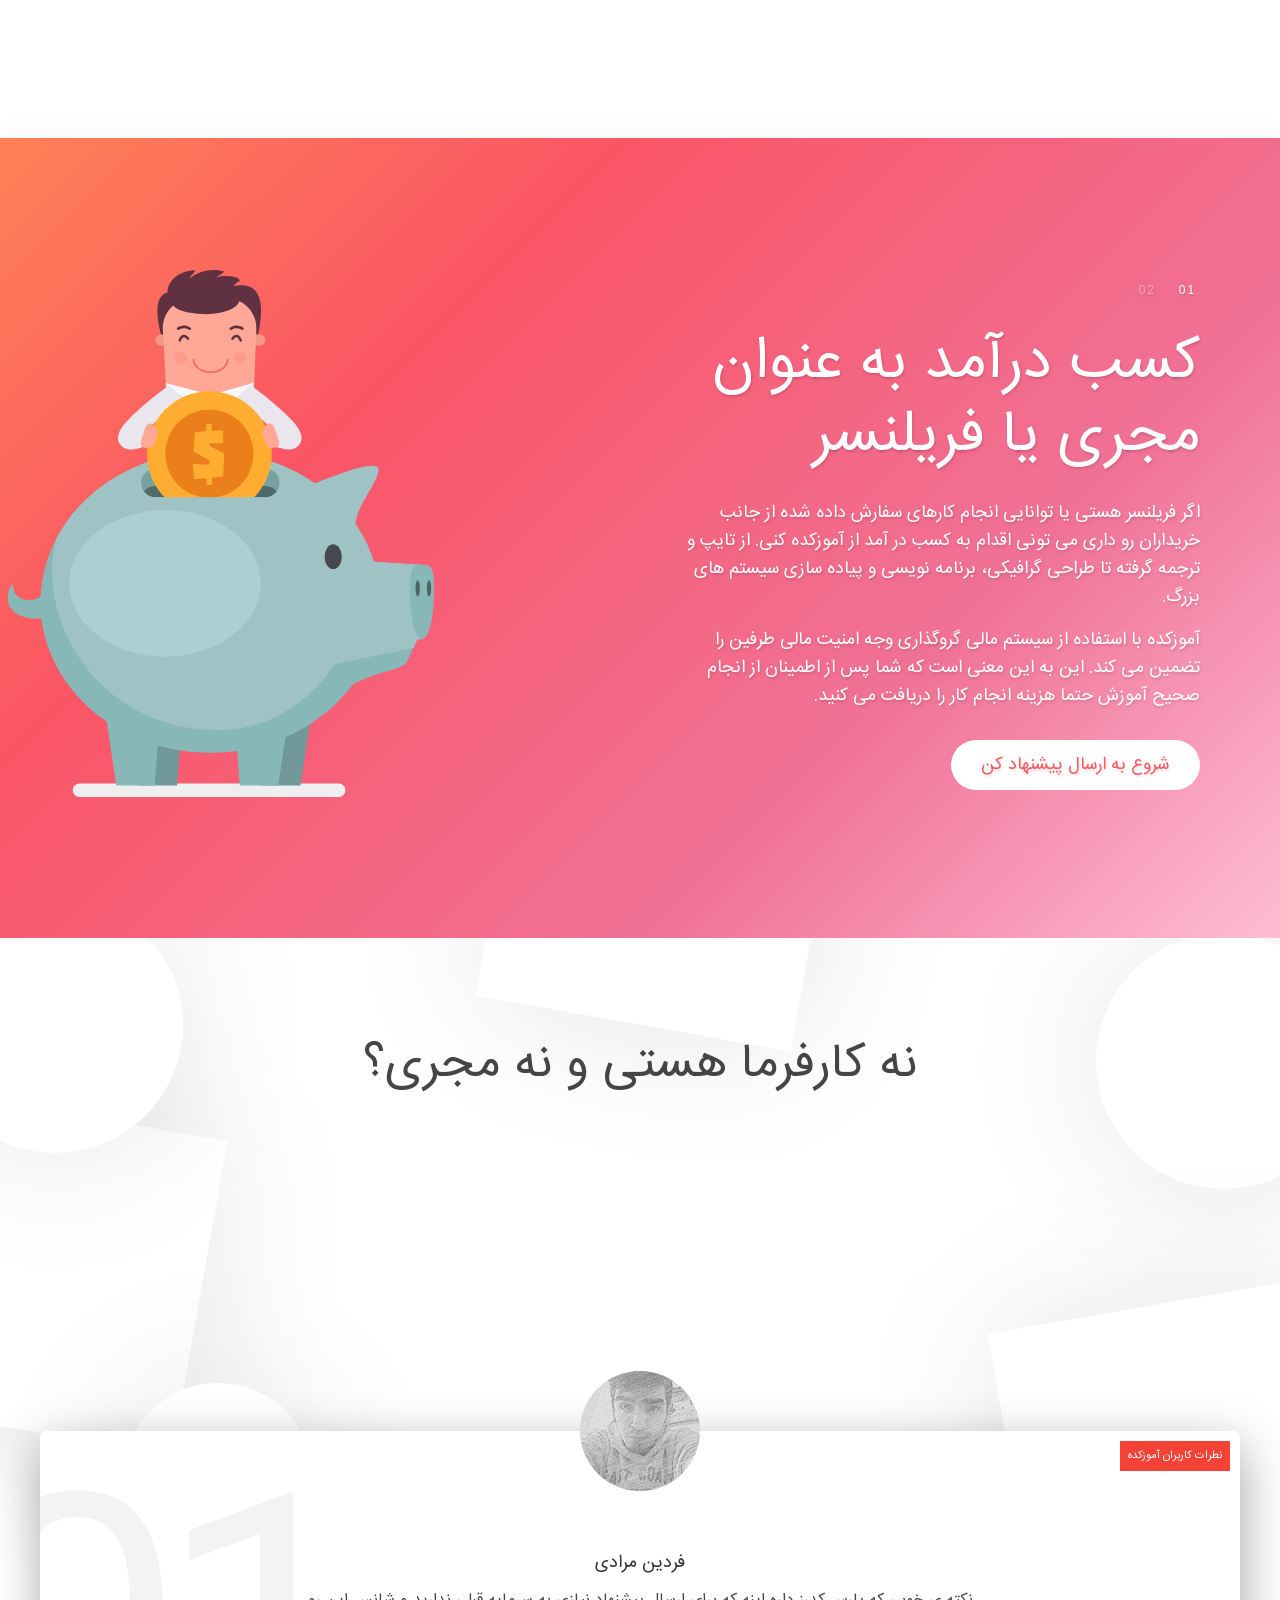
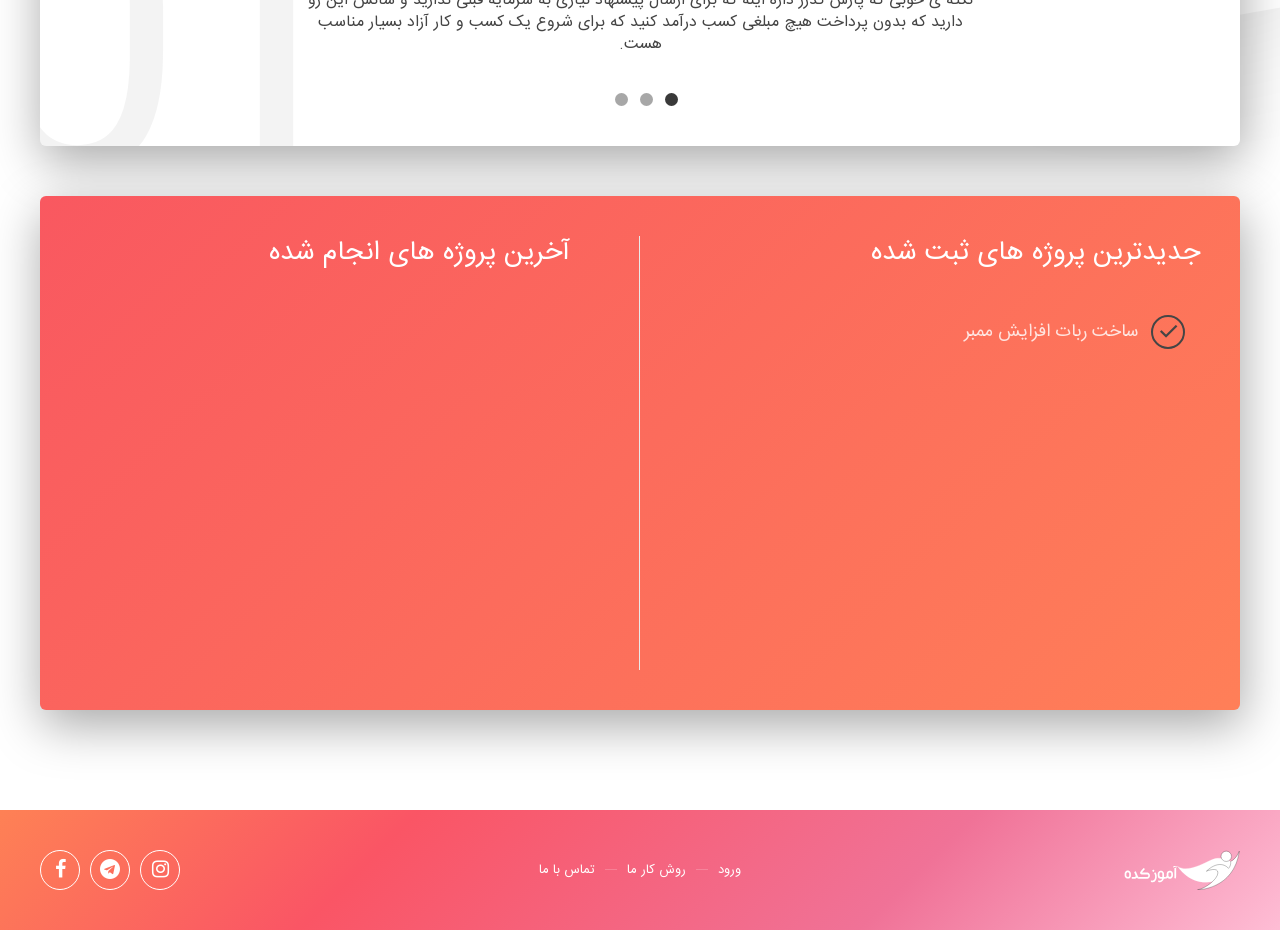
<file: fa/index.html>
<!DOCTYPE html>
<html lang="fa" dir="rtl" class="uk-notouch">
<head>
    <meta charset="UTF-8">
    <meta http-equiv="X-UA-Compatible" content="IE=edge">
    <meta name="viewport" content="width=device-width, initial-scale=1">
    <title>آموزشکده</title>
    <script type="text/javascript" src="../js/jquery.js?ver=1.12.4"></script>
    <script type="text/javascript" src="../js/jquery-migrate.min.js?ver=1.4.1"></script>
    <link rel="stylesheet" href="../css/default-rtl.css">
    <script src="../js/uikit.min.js"></script>
    <script src="../js/core/slideset.min.js"></script>
    <script src="../js/components/slideshow.min.js"></script>
    <script src="../js/components/parallax.min.js"></script>
    <script src="../js/typed.min.js" type="text/javascript"></script>
    <script src="../js/waypoints.min.js"></script>
    <script src="../js/counter/jquery.counterup.min.js"></script>
    <script src="../js/animated-text.js" type="text/javascript"></script>
    <script src="../test/jquery.parallaxify.js" type="text/javascript"></script>
    <script src="../js/geometries.js" type="text/javascript"></script>
    <script src="../js/theme.js"></script>
    <script type="text/javascript">
        jQuery(document).ready(function($) {
            $('.counter').counterUp({
                delay: 10,
                time: 5000
            });
        });
    </script>
</head>
<body class="tm-navbar-fixed">
<div class="tm-headerbar uk-clearfix">
    <div class="uk-container uk-container-center">
        <a class="uk-navbar-brand uk-hidden-small" href="index.html" title="">
            <img class="tm-logo" src="../images/uploads/default/logo.svg" width="240" height="140" alt="" />
        </a>
        <div class="uk-navbar-nav uk-navbar-flip uk-hidden-small">
            <div class="uk-navbar-content uk-margin-left">
                <a href="#" class="uk-button uk-button-sonic">ثبت نام رایگان</a>
            </div>
            <ul class="uk-navbar-nav uk-hidden-small">
                <li class="uk-parent" data-uk-dropdown="{'preventflip':'y'}">
                    <a href="index.html">ورود</a>
                </li>
                <li>
                    <a href="index.html">روش کار ما</a>
                </li>
                <li>
                    <a href="index.html">تماس با ما</a>
                </li>
            <li class="pr-language-switch"><a href="../index.html" lang="en" title="Switch to English">EN</a></li></ul>
            <div class="uk-navbar-content uk-margin-right">
                <a href="#" class="uk-icon-button uk-icon-instagram uk-vertical-align-middle uk-margin-small-left"></a>
                <a href="#" class="uk-icon-button uk-icon-telegram uk-vertical-align-middle uk-margin-small-left"></a>
                <a href="#" class="uk-icon-button uk-icon-twitter uk-vertical-align-middle uk-margin-small-left"></a>
            </div>
            </div>
        <a href="#tm-mobile" class="uk-navbar-toggle uk-navbar-flip uk-visible-small" data-uk-modal></a>
        <a class="tm-logo-small uk-navbar-brand uk-visible-small" href="index.html">
            <img src="../images/uploads/logo_small.svg" width="120" height="70" alt="" class="uk-responsive-height" />
        </a>
    </div>
</div>
<div class="tm-teaser">
    <div class="uk-container uk-container-center uk-height-1-1">
        <div class="uk-height-1-1 uk-vertical-align uk-text-center-small uk-text-center-medium">
            <div class="uk-width-1-1 uk-width-medium-1-2 uk-vertical-align-middle">
                <h1 data-uk-scrollspy="{cls:'uk-animation-fade', repeat: true,}"><span class="tm-teaser-text-primary">آموزکده </span><span class="uk-h1" id="typed5" style="vertical-align: middle"></span><span class="typed-cursor" style="position: relative;font-weight: 300;-webkit-animation: blink 0.7s infinite;animation: blink 0.7s infinite;">|</span></h1>
                    <script class="javascript">
                        var typed5 = new Typed('#typed5', {
                            strings: ['سریع','مطمعن','حرفه ای'],
                            typeSpeed: 100,
                            backSpeed: 30,
                            backDelay: 1500,
                            arrayPos: 100,
                            showCursor: false,
                            autoInsertCss: 'typed-cursor',
                            smartBackspace: false,
                            loop: true
                        });
                    </script>
                <div class="uk-panel uk-margin-bottom" data-uk-slideshow="{autoplay: true}" data-uk-scrollspy="{cls:'uk-animation-fade', repeat: true, delay: 150}">
                    <div class="uk-slidenav-position">
                            <ul class="uk-slideshow">
                                <li>
                                    <p class="tm-teaser-text-secondary uk-margin-bottom-remove">نیاز به یادگیری حرفه ای داری؟<br />درخواستت رو ثبت کن و پیشنهاد دریافت کن.</p>
                                </li>
                                <li>
                                    <p class="tm-teaser-text-secondary uk-margin-bottom-remove">مهارت در آموزش حرفه ای داری؟<br />به درخواست های ما سر بزن.</p>
                                </li>
                            </ul>
                    </div>
                </div>
                <button class="uk-button uk-button-large tm-button-teaser-secondary" data-uk-scrollspy="{cls:'uk-animation-fade', repeat: true, delay: 300}">درخواست آموزش</button>
                <button class="uk-button uk-button-large tm-button-teaser-secondary" data-uk-scrollspy="{cls:'uk-animation-fade', repeat: true, delay: 450}">دیدن لیست درخواست ها</button>
                <img class="uk-visible-large" data-uk-scrollspy="{cls:'uk-animation-slide-left', repeat: true, delay: 750}" src="../images/uploads/default/home_character.svg" height="450" width="500" style="position: absolute; bottom: 0; left:0;" title="" />
                <img class="uk-visible-large" data-uk-scrollspy="{cls:'uk-animation-slide-right', repeat: true, delay: 450}" src="../images/uploads/default/home_chair-character.svg" height="550" width="500" style="position: absolute; bottom: 0; left:0;" title="" />
            </div>
        </div>
    </div>
</div>
<div class="tm-wrapper">
    <div class="tm-block tm-position-divider tm-block-padding-bottom">
        <div class=" uk-container uk-container-center" data-uk-scrollspy="{cls:'uk-animation-slide-bottom-medium',delay:300}">
            <section class="tm-top-a uk-grid" data-uk-grid-match="{target:'> div > .uk-panel'}" data-uk-grid-margin>
                <div class="uk-width-1-1 uk-width-small-1-2 uk-width-medium-1-4">
                    <div class="uk-panel uk-text-center">
                        <div>
                            <img class="tm-negativ-margin-top" src="../images/uploads/default/home_icon-customizer.svg" height="130" width="130" alt="" />
                        </div>
                        <h2 class="uk-margin-top-remove"><span class="counter">13241</span>+</h2>
                        <div class="tm-mini-divider"></div>
                        <p class="uk-container-center">
                            <i>خریدار راضی</i>
                        </p>
                    </div>
                </div>
                <div class="uk-width-1-1 uk-width-small-1-2 uk-width-medium-1-4">
                    <div class="uk-panel uk-text-center">
                        <div>
                            <img class="tm-negativ-margin-top" src="../images/uploads/default/home_icon-education.svg" height="130" width="130" alt="" />
                        </div>
                        <h2 class="uk-margin-top-remove"><span class="counter">20371</span>+</h2>
                        <div class="tm-mini-divider"></div>
                        <p class="uk-container-center">
                            <i>آموزش موفق</i>
                        </p>
                    </div>
                </div>
                <div class="uk-width-1-1 uk-width-small-1-2 uk-width-medium-1-4">
                    <div class="uk-panel uk-text-center">
                        <div>
                            <img class="tm-negativ-margin-top" src="../images/uploads/default/home_icon-expert.svg" height="130" width="130" alt="" />
                        </div>
                        <h2 class="uk-margin-top-remove"><span class="counter">65704</span>+</h2>

                        <div class="tm-mini-divider"></div>
                        <p class="uk-container-center">
                            <i>متخصص</i>
                        </p>
                    </div>
                </div>
                <div class="uk-width-1-1 uk-width-small-1-2 uk-width-medium-1-4">
                    <div class="uk-panel uk-text-center">
                        <div>
                            <img class="tm-negativ-margin-top" src="../images/uploads/default/home_icon-history.svg" height="130" width="130" alt="" />
                        </div>
                        <h2 class="uk-margin-top-remove"><span class="counter">10</span>+</h2>
                        <div class="tm-mini-divider"></div>
                        <p class="uk-container-center">
                            <i>سال سابقه فعالیت</i>
                        </p>
                    </div>
                </div>
            </section>
        </div>
    </div>
    <div class="tm-block uk-block-large" data-uk-scrollspy="{cls:'uk-animation-slide-bottom-medium uk-invisible', target:'[uk-scrollspy-class]', delay:300}">
        <div class="uk-container-fjord">
            <section class="tm-top-b">
                <div class="uk-width-1-1">
                    <div class="uk-grid">
                        <div class="uk-width-medium-1-1">
                            <h3 class="uk-width-1-1 uk-text-center uk-h4 uk-text-primary uk-invisible" uk-scrollspy-class>چه کارهایی در آموزکده انجام می شود؟</h3>
                            <h3 class="uk-margin-top-remove uk-text-center uk-h1 uk-invisible" uk-scrollspy-class>ما رابط تقاضا و اجرا هستیم</h3>
                            <div class="uk-divider-icon uk-invisible" uk-scrollspy-class></div>
                            <div class="uk-margin uk-text-center uk-invisible" uk-scrollspy-class> در آموزکده خریداران درخواست خود را به صورت عمومی یا خصوصی مطرح می کنند تا توسط مجریان (فریلنسرها) انجام شود. هر کاری که بتوان در بستر اینترنت انجامش داد. کارهایی از قبیل:</div>
                        </div>
                    </div>
                    <div class="uk-grid uk-margin-medium-top" data-uk-grid-margin>
                        <div class="uk-width-large-3-4 uk-invisible" uk-scrollspy-class>
                            <div data-uk-slideset="{small: 2, medium: 3, large:4, autoplay: false}">
                                <div class="uk-slidenav-position">
                                    <ul class="uk-grid-width-1-2 uk-grid-width-small-1-2 uk-grid-width-medium-1-2 uk-grid uk-text-center uk-flex-center uk-slideset" data-uk-grid-match="{target:'> li > .uk-panel', row:true}" data-uk-grid-margin>
                                        <li>
                                            <div class="uk-panel uk-card uk-card-default uk-card-hover">
                                                <a href="#" class="uk-position-cover uk-position-z-index uk-margin-remove-adjacent"></a>
                                                <div class="uk-card-media-top">
                                                    <img src="../images/uploads/default/home-work/home-work-1.gif" alt="amozkadeh" width="960" height="880">
                                                </div>
                                                <div class="uk-card-body">
                                                    <h3 class="uk-margin uk-margin-remove-adjacent uk-margin-remove-bottom">طراحی وب</h3>
                                                    <div class="uk-margin uk-text-muted">توسط حرفه ای ها</div>
                                                </div>
                                            </div>
                                        </li>
                                        <li>
                                            <div class="uk-panel uk-card uk-card-default uk-card-hover">
                                                <a href="#" class="uk-position-cover uk-position-z-index uk-margin-remove-adjacent"></a>
                                                <div class="uk-card-media-top">
                                                    <img src="../images/uploads/default/home-work/home-work-2.gif" alt="amozkadeh" width="960" height="880">
                                                </div>
                                                <div class="uk-card-body">
                                                    <h3 class="uk-margin uk-margin-remove-adjacent uk-margin-remove-bottom">طراحی وب</h3>
                                                    <div class="uk-margin uk-text-muted">توسط حرفه ای ها</div>
                                                </div>
                                            </div>
                                        </li>
                                        <li>
                                            <div class="uk-panel uk-card uk-card-default uk-card-hover">
                                                <a href="#" class="uk-position-cover uk-position-z-index uk-margin-remove-adjacent"></a>
                                                <div class="uk-card-media-top">
                                                    <img src="../images/uploads/default/home-work/home-work-3.gif" alt="amozkadeh" width="960" height="880">
                                                </div>
                                                <div class="uk-card-body">
                                                    <h3 class="uk-margin uk-margin-remove-adjacent uk-margin-remove-bottom">طراحی وب</h3>
                                                    <div class="uk-margin uk-text-muted">توسط حرفه ای ها</div>
                                                </div>
                                            </div>
                                        </li>
                                        <li>
                                            <div class="uk-panel uk-card uk-card-default uk-card-hover">
                                                <a href="#" class="uk-position-cover uk-position-z-index uk-margin-remove-adjacent"></a>
                                                <div class="uk-card-media-top">
                                                    <img src="../images/uploads/default/home-work/home-work-4.gif" alt="amozkadeh" width="960" height="880">
                                                </div>
                                                <div class="uk-card-body">
                                                    <h3 class="uk-margin uk-margin-remove-adjacent uk-margin-remove-bottom">طراحی وب</h3>
                                                    <div class="uk-margin uk-text-muted">توسط حرفه ای ها</div>
                                                </div>
                                            </div>
                                        </li>
                                        <li>
                                            <div class="uk-panel uk-card uk-card-default uk-card-hover">
                                                <a href="#" class="uk-position-cover uk-position-z-index uk-margin-remove-adjacent"></a>
                                                <div class="uk-card-media-top">
                                                    <img src="../images/uploads/default/home-work/home-work-5.gif" alt="amozkadeh" width="960" height="880">
                                                </div>
                                                <div class="uk-card-body">
                                                    <h3 class="uk-margin uk-margin-remove-adjacent uk-margin-remove-bottom">طراحی وب</h3>
                                                    <div class="uk-margin uk-text-muted">توسط حرفه ای ها</div>
                                                </div>
                                            </div>
                                        </li>
                                        <li>
                                            <div class="uk-panel uk-card uk-card-default uk-card-hover">
                                                <a href="#" class="uk-position-cover uk-position-z-index uk-margin-remove-adjacent"></a>
                                                <div class="uk-card-media-top">
                                                    <img src="../images/uploads/default/home-work/home-work-6.gif" alt="amozkadeh" width="960" height="880">
                                                </div>
                                                <div class="uk-card-body">
                                                    <h3 class="uk-margin uk-margin-remove-adjacent uk-margin-remove-bottom">طراحی وب</h3>
                                                    <div class="uk-margin uk-text-muted">توسط حرفه ای ها</div>
                                                </div>
                                            </div>
                                        </li>
                                        <li>
                                            <div class="uk-panel uk-card uk-card-default uk-card-hover">
                                                <a href="#" class="uk-position-cover uk-position-z-index uk-margin-remove-adjacent"></a>
                                                <div class="uk-card-media-top">
                                                    <img src="../images/uploads/default/home-work/home-work-7.gif" alt="amozkadeh" width="960" height="880">
                                                </div>
                                                <div class="uk-card-body">
                                                    <h3 class="uk-margin uk-margin-remove-adjacent uk-margin-remove-bottom">طراحی وب</h3>
                                                    <div class="uk-margin uk-text-muted">توسط حرفه ای ها</div>
                                                </div>
                                            </div>
                                        </li>
                                        <li>
                                            <div class="uk-panel uk-card uk-card-default uk-card-hover">
                                                <a href="#" class="uk-position-cover uk-position-z-index uk-margin-remove-adjacent"></a>
                                                <div class="uk-card-media-top">
                                                    <img src="../images/uploads/default/home-work/home-work-8.gif" alt="amozkadeh" width="960" height="880">
                                                </div>
                                                <div class="uk-card-body">
                                                    <h3 class="uk-margin uk-margin-remove-adjacent uk-margin-remove-bottom">طراحی وب</h3>
                                                    <div class="uk-margin uk-text-muted">توسط حرفه ای ها</div>
                                                </div>
                                            </div>
                                        </li>
                                        <li>
                                            <div class="uk-panel uk-card uk-card-default uk-card-hover">
                                                <a href="#" class="uk-position-cover uk-position-z-index uk-margin-remove-adjacent"></a>
                                                <div class="uk-card-media-top">
                                                    <img src="../images/uploads/default/home-work/home-work-9.gif" alt="amozkadeh" width="960" height="880">
                                                </div>
                                                <div class="uk-card-body">
                                                    <h3 class="uk-margin uk-margin-remove-adjacent uk-margin-remove-bottom">طراحی وب</h3>
                                                    <div class="uk-margin uk-text-muted">توسط حرفه ای ها</div>
                                                </div>
                                            </div>
                                        </li>
                                        <li>
                                            <div class="uk-panel uk-card uk-card-default uk-card-hover">
                                                <a href="#" class="uk-position-cover uk-position-z-index uk-margin-remove-adjacent"></a>
                                                <div class="uk-card-media-top">
                                                    <img src="../images/uploads/default/home-work/home-work-10.gif" alt="amozkadeh" width="960" height="880">
                                                </div>
                                                <div class="uk-card-body">
                                                    <h3 class="uk-margin uk-margin-remove-adjacent uk-margin-remove-bottom">طراحی وب</h3>
                                                    <div class="uk-margin uk-text-muted">توسط حرفه ای ها</div>
                                                </div>
                                            </div>
                                        </li>
                                        <li>
                                            <div class="uk-panel uk-card uk-card-default uk-card-hover">
                                                <a href="#" class="uk-position-cover uk-position-z-index uk-margin-remove-adjacent"></a>
                                                <div class="uk-card-media-top">
                                                    <img src="../images/uploads/default/home-work/home-work-11.gif" alt="amozkadeh" width="960" height="880">
                                                </div>
                                                <div class="uk-card-body">
                                                    <h3 class="uk-margin uk-margin-remove-adjacent uk-margin-remove-bottom">طراحی وب</h3>
                                                    <div class="uk-margin uk-text-muted">توسط حرفه ای ها</div>
                                                </div>
                                            </div>
                                        </li>
                                        <li>
                                            <div class="uk-panel uk-card uk-card-default uk-card-hover">
                                                <a href="#" class="uk-position-cover uk-position-z-index uk-margin-remove-adjacent"></a>
                                                <div class="uk-card-media-top">
                                                    <img src="../images/uploads/default/home-work/home-work-12.gif" alt="amozkadeh" width="960" height="880">
                                                </div>
                                                <div class="uk-card-body">
                                                    <h3 class="uk-margin uk-margin-remove-adjacent uk-margin-remove-bottom">طراحی وب</h3>
                                                    <div class="uk-margin uk-text-muted">توسط حرفه ای ها</div>
                                                </div>
                                            </div>
                                        </li>
                                        <li>
                                            <div class="uk-panel uk-card uk-card-default uk-card-hover">
                                                <a href="#" class="uk-position-cover uk-position-z-index uk-margin-remove-adjacent"></a>
                                                <div class="uk-card-media-top">
                                                    <img src="../images/uploads/default/home-work/home-work-13.gif" alt="amozkadeh" width="960" height="880">
                                                </div>
                                                <div class="uk-card-body">
                                                    <h3 class="uk-margin uk-margin-remove-adjacent uk-margin-remove-bottom">طراحی وب</h3>
                                                    <div class="uk-margin uk-text-muted">توسط حرفه ای ها</div>
                                                </div>
                                            </div>
                                        </li>
                                        <li>
                                            <div class="uk-panel uk-card uk-card-default uk-card-hover">
                                                <a href="#" class="uk-position-cover uk-position-z-index uk-margin-remove-adjacent"></a>
                                                <div class="uk-card-media-top">
                                                    <img src="../images/uploads/default/home-work/home-work-14.gif" alt="amozkadeh" width="960" height="880">
                                                </div>
                                                <div class="uk-card-body">
                                                    <h3 class="uk-margin uk-margin-remove-adjacent uk-margin-remove-bottom">طراحی وب</h3>
                                                    <div class="uk-margin uk-text-muted">توسط حرفه ای ها</div>
                                                </div>
                                            </div>
                                        </li>
                                        <li>
                                            <div class="uk-panel uk-card uk-card-default uk-card-hover">
                                                <a href="#" class="uk-position-cover uk-position-z-index uk-margin-remove-adjacent"></a>
                                                <div class="uk-card-media-top">
                                                    <img src="../images/uploads/default/home-work/home-work-15.gif" alt="amozkadeh" width="960" height="880">
                                                </div>
                                                <div class="uk-card-body">
                                                    <h3 class="uk-margin uk-margin-remove-adjacent uk-margin-remove-bottom">طراحی وب</h3>
                                                    <div class="uk-margin uk-text-muted">توسط حرفه ای ها</div>
                                                </div>
                                            </div>
                                        </li>
                                        <li>
                                            <div class="uk-panel uk-card uk-card-default uk-card-hover">
                                                <a href="#" class="uk-position-cover uk-position-z-index uk-margin-remove-adjacent"></a>
                                                <div class="uk-card-media-top">
                                                    <img src="../images/uploads/default/home-work/home-work-16.gif" alt="amozkadeh" width="960" height="880">
                                                </div>
                                                <div class="uk-card-body">
                                                    <h3 class="uk-margin uk-margin-remove-adjacent uk-margin-remove-bottom">طراحی وب</h3>
                                                    <div class="uk-margin uk-text-muted">توسط حرفه ای ها</div>
                                                </div>
                                            </div>
                                        </li>
                                        <li>
                                            <div class="uk-panel uk-card uk-card-default uk-card-hover">
                                                <a href="#" class="uk-position-cover uk-position-z-index uk-margin-remove-adjacent"></a>
                                                <div class="uk-card-media-top">
                                                    <img src="../images/uploads/default/home-work/home-work-17.gif" alt="amozkadeh" width="960" height="880">
                                                </div>
                                                <div class="uk-card-body">
                                                    <h3 class="uk-margin uk-margin-remove-adjacent uk-margin-remove-bottom">طراحی وب</h3>
                                                    <div class="uk-margin uk-text-muted">توسط حرفه ای ها</div>
                                                </div>
                                            </div>
                                        </li>
                                        <li>
                                            <div class="uk-panel uk-card uk-card-default uk-card-hover">
                                                <a href="#" class="uk-position-cover uk-position-z-index uk-margin-remove-adjacent"></a>
                                                <div class="uk-card-media-top">
                                                    <img src="../images/uploads/default/home-work/home-work-18.gif" alt="amozkadeh" width="960" height="880">
                                                </div>
                                                <div class="uk-card-body">
                                                    <h3 class="uk-margin uk-margin-remove-adjacent uk-margin-remove-bottom">طراحی وب</h3>
                                                    <div class="uk-margin uk-text-muted">توسط حرفه ای ها</div>
                                                </div>
                                            </div>
                                        </li>
                                        <li>
                                            <div class="uk-panel uk-card uk-card-default uk-card-hover">
                                                <a href="#" class="uk-position-cover uk-position-z-index uk-margin-remove-adjacent"></a>
                                                <div class="uk-card-media-top">
                                                    <img src="../images/uploads/default/home-work/home-work-19.gif" alt="amozkadeh" width="960" height="880">
                                                </div>
                                                <div class="uk-card-body">
                                                    <h3 class="uk-margin uk-margin-remove-adjacent uk-margin-remove-bottom">طراحی وب</h3>
                                                    <div class="uk-margin uk-text-muted">توسط حرفه ای ها</div>
                                                </div>
                                            </div>
                                        </li>
                                        <li>
                                            <div class="uk-panel uk-card uk-card-default uk-card-hover">
                                                <a href="#" class="uk-position-cover uk-position-z-index uk-margin-remove-adjacent"></a>
                                                <div class="uk-card-media-top">
                                                    <img src="../images/uploads/default/home-work/home-work-20.gif" alt="amozkadeh" width="960" height="880">
                                                </div>
                                                <div class="uk-card-body">
                                                    <h3 class="uk-margin uk-margin-remove-adjacent uk-margin-remove-bottom">طراحی وب</h3>
                                                    <div class="uk-margin uk-text-muted">توسط حرفه ای ها</div>
                                                </div>
                                            </div>
                                        </li>
                                    </ul>
                                    <a href="#" class="uk-slidenav uk-slidenav-next" data-uk-slideset-item="next"></a>
                                    <a href="#" class="uk-slidenav uk-slidenav-previous" data-uk-slideset-item="previous"></a>
                                </div>
                                <div>
                                    <ul class="uk-slideset-nav uk-dotnav uk-flex-center uk-margin-top-slidest-dot-nav"></ul>
                                </div>
                            </div>
                        </div>
                        <div class="uk-width-large-1-4 uk-invisible" uk-scrollspy-class>
                            <div class="uk-card uk-card-primary uk-card-hover">
                                <a href="#" class="uk-position-cover uk-position-z-index uk-margin-remove-adjacent"></a>
                                <div class="uk-card-media-top uk-overlay">
                                    <img src="../images/uploads/default/home-recent-video.jpg" alt="amozkadeh" width="960" height="880">
                                    <div class="uk-overlay-panel tm-overlay-icon"></div>
                                </div>
                                <div class="uk-card-body">
                                    <h3 class="uk-card-title">دوست داری طرز کار آموزکده رو تماشا کنی؟</h3>
                                    <p>— داستان آموزکده رو توی چند ثانیه به تصویر کشیدیم.</p>
                                </div>
                            </div>
                        </div>
                    </div>
                </div>
            </section>
        </div>
    </div>
    <div class="tm-block-bottom-a uk-block uk-block-primary uk-contrast tm-position-divider">
        <div class="uk-panel">
            <div class="tm-slideshow-avanti" data-uk-slideshow="{animation: 'fade',autoplay: false}">
                <div class="uk-slidenav-position">
                    <ul class="uk-slideshow uk-overlay-active">
                        <li class="uk-height-slideshow">
                            <div class="uk-overlay-panel uk-overlay-fade">
                                <div class="uk-container-fjord">
                                    <div class="uk-height-1-1 uk-width-1-1 uk-flex uk-flex-middle uk-grid" data-uk-grid-margin>
                                        <div class="uk-width-expand@m uk-text-center-medium">
                                            <div class="uk-margin">
                                                <ul class="tm-numnav uk-flex-left tm-numnav-contrast">
                                                    <li data-uk-slideshow-item="0"><a href="#"></a></li>
                                                    <li data-uk-slideshow-item="1"><a href="#"></a></li>
                                                </ul>
                                            </div>
                                            <h3 class="uk-heading-large uk-width-xlarge">
                                                <span data-uk-animatedtext>ک&zwj;.&zwj;س&zwj;.&zwj;ب. .د.ر.آ.م&zwj;.&zwj;د. .ب&zwj;.&zwj;ه. .ع&zwj;.&zwj;ن&zwj;.&zwj;و.ا.ن.&lt;br&gt;.م&zwj;.&zwj;ج&zwj;.&zwj;ر.ی. .ی&zwj;.&zwj;ا. .ف&zwj;.&zwj;ر.ی&zwj;.&zwj;ل&zwj;.&zwj;ن&zwj;.&zwj;س&zwj;.&zwj;ر</span>
                                            </h3>
                                            <div class="uk-text-large uk-width-xlarge-5-6">
                                                <div class="uk-margin ">اگر فریلنسر هستی یا توانایی انجام کارهای سفارش داده شده از جانب خریداران رو داری می تونی اقدام به کسب در آمد از آموزکده کنی. از تایپ و ترجمه گرفته تا طراحی گرافیکی، برنامه نویسی و پیاده سازی سیستم های بزرگ.</div>
                                                <div class="uk-margin">آموزکده با استفاده از سیستم مالی گروگذاری وجه امنیت مالی طرفین را تضمین می کند. این به این معنی است که شما پس از اطمینان از انجام صحیح آموزش حتما هزینه انجام کار را دریافت می کنید.</div>
                                            </div>
                                            <a href="#" class="uk-button uk-button-large tm-button-teaser-secondary uk-text-right" data-uk-scrollspy="{cls:'uk-animation-slide-left'}">شروع به ارسال پیشنهاد کن</a>
                                        </div>
                                        <div class="uk-width-medium-1-1 uk-width-auto uk-slideshow-parallax">
                                            <div class="uk-margin uk-text-center" data-uk-parallax="{x: 60, media: '(min-width: 960px)'}">
                                                <img src="../images/uploads/default/home-freelancer.svg" width="430px" alt="">
                                            </div>
                                        </div>
                                    </div>
                                </div>
                            </div>
                        </li>
                        <li class="uk-height-slideshow">
                            <div class="uk-overlay-panel uk-overlay-fade">
                                <div class="uk-container-fjord">
                                    <div class="uk-height-1-1 uk-width-1-1 uk-flex uk-flex-middle uk-grid" data-uk-grid-margin>
                                        <div class="uk-width-expand@m uk-text-center-medium">
                                            <div class="uk-margin">
                                                <ul class="tm-numnav uk-flex-left tm-numnav-contrast">
                                                    <li data-uk-slideshow-item="0"><a href="#"></a></li>
                                                    <li data-uk-slideshow-item="1"><a href="#"></a></li>
                                                </ul>
                                            </div>
                                            <h3 class="uk-heading-large uk-width-xlarge">
                                                <span data-uk-animatedtext>ک&zwj;.&zwj;ا.ر.ف&zwj;.&zwj;ر.م&zwj;.&zwj;ا. .ه&zwj;.&zwj;س&zwj;.&zwj;ت&zwj;.&zwj;ی&zwj;.&zwj;د. .و. .ق&zwj;.&zwj;ص&zwj;.&zwj;د. .س&zwj;.&zwj;ف&zwj;.&zwj;ا.ر.ش. .د.ا.ر.ی&zwj;.&zwj;د.؟</span>
                                            </h3>
                                            <div class="uk-text-large uk-width-xlarge-5-6">
                                                <div class="uk-margin">اگر آموزش ای برای انجام داری و قصد داری انجام اون رو به افراد حرفه ای بسپاری کافیه که در آموزکده عضو بشی و درخواست خودت رو ثبت کنی تا مجری ها اون رو ببیند و برات پیشنهاد ارسال کنند.</div>
                                                <div class="uk-margin">آموزکده علاوه بر داشتن نماد اعتماد دو ستاره با استفاده از سیستم مالی گروگذاری وجه، امنیت مالی طرفین را تضمین می کند. این به این معنی است که شما پس از اطمینان از انجام صحیح آموزش خود وجه را آزاد خواهید کرد. همچنین شما می توانید جهت اطمینان بیشتر از مجری بخواهید تا ضمانتی بابت تخصص خود گرو بگذارد.</div>
                                            </div>
                                            <a href="#" class="uk-button uk-button-large tm-button-teaser-secondary uk-text-right" data-uk-scrollspy="{cls:'uk-animation-slide-left'}">درخواستت رو ثبت کن و پیشنهاد دریافت کن!</a>
                                        </div>
                                        <div class="uk-width-medium-1-1 uk-width-auto uk-slideshow-parallax">
                                            <div class="uk-margin uk-text-center" data-uk-parallax="{x: 60, media: '(min-width: 960px)'}">
                                                <img src="../images/uploads/default/home-employer.svg" width="430px" alt="">
                                            </div>
                                        </div>
                                    </div>
                                </div>
                            </div>
                        </li>
                    </ul>
                    <a href="#" class="uk-slidenav uk-slidenav-contrast uk-slidenav-previous uk-hidden-touch" data-uk-slideshow-item="previous"></a>
                    <a href="#" class="uk-slidenav uk-slidenav-contrast uk-slidenav-next uk-hidden-touch" data-uk-slideshow-item="next"></a>
                </div>
            </div>
        </div>
    </div>
    <div class="tm-block-bottom-b uk-block uk-block-default uk-block-large uk-block-parallaxify"  data-uk-scrollspy="{cls:'uk-animation-slide-bottom-medium uk-invisible', target:'[uk-scrollspy-class]', delay:300}">
        <div class="uk-container-fjord">
            <section class="tm-bottom-b uk-grid" data-uk-grid-match="{target:'> div > .uk-panel'}" data-uk-grid-margin  data-uk-grid-margin >
                <div class="uk-width-1-1">
                    <div class="uk-panel">
                        <div class="uk-margin-xxlarge-bottom">
                            <h2 class="uk-h1 uk-text-center uk-invisible" uk-scrollspy-class>نه کارفرما هستی و نه مجری؟</h2>
                            <div class="uk-margin-large-bottom uk-divider-icon uk-invisible" uk-scrollspy-class></div>
                            <p class="uk-width-medium-2-3 uk-align-center uk-text-center uk-invisible" uk-scrollspy-class>هیچ اشکالی نداره، روی دکمه زیر کلیک کن تا بازم بتونی پول در بیاری!</p>
                            <div class="uk-grid uk-margin-large-top uk-invisible" uk-scrollspy-class>
                                <div class="uk-width-medium-1-1">
                                    <div class="uk-text-center">
                                        <a href="#" class="uk-button uk-button-sonic uk-button-large">آشنایی با راحت ترین شیوه کسب درآمد</a>
                                    </div>
                                </div>
                            </div>
                        </div>
                        <div id="pr-5a8417d32d5f3" class="tm-slideshow-luna uk-slidenav-position uk-margin-large-bottom uk-invisible" uk-scrollspy-class>
                            <div class="uk-panel uk-panel-box uk-panel-box uk-text-center">
                                <div data-uk-slideshow="{animation: 'scroll', autoplay: false}">
                                    <ul class="uk-slideshow tm-slideshow-luna-content">
                                        <li data-tm-watermark="01">
                                            <div class="uk-width-medium-3-5 uk-container-center">
                                                <h3 class="uk-panel-title">فردین مرادی</h3>
                                                <div>نکته ی خوبی که پارس کدرز داره اینه که برای ارسال پیشنهاد نیازی به سرمایه قبلی ندارید و شانس این رو دارید که بدون پرداخت هیچ مبلغی کسب درآمد کنید که برای شروع یک کسب و کار آزاد بسیار مناسب هست.</div>
                                            </div>
                                        </li>
                                        <li data-tm-watermark="02">
                                            <div class="uk-width-medium-3-5 uk-container-center">
                                                <h3 class="uk-panel-title">بهنام آهنگری</h3>
                                                <div>بهتر وبرتر از پارس کدرز نیست ونخواهد بود ، بنده به عنوان یک عضو کوچک پارس کدرز همکاری با این سایت را به تمام دوستان توصیه میکنم.</div>
                                            </div>
                                        </li>
                                        <li data-tm-watermark="03">
                                            <div class="uk-width-medium-3-5 uk-container-center">
                                                <h3 class="uk-panel-title">مریم عباسی</h3>
                                                <div>سادگی یک سیستم نرم افزاری مهمترین عامل موفقیت آن است، پارس کدرز محیطی بسیار روان، ساده و شفاف دارد که مجری و کارفرما در آن به راحتی به همکاری می پردازند.</div>
                                            </div>
                                        </li>
                                    </ul>
                                    <ul class="uk-dotnav uk-cm-dotnav uk-margin-remove uk-flex-center uk-position-relative uk-position-z-index">
                                        <li data-uk-slideshow-item="0"><a href=""></a></li>
                                        <li data-uk-slideshow-item="1"><a href=""></a></li>
                                        <li data-uk-slideshow-item="2"><a href=""></a></li>
                                    </ul>
                                </div>
                            </div>
                            <div class="uk-badge tm-slideshow-panel-badge">نطرات کاربران آموزکده</div>
                            <div data-uk-slideshow>
                                <ul class="uk-slideshow tm-slideshow-luna-avatar">
                                    <li>
                                        <img src="../images/uploads/default/home-cm-avatar-01.jpg" alt="Sara Stanley">
                                    </li>
                                    <li>
                                        <img src="../images/uploads/default/home-cm-avatar-02.jpg">
                                    </li>
                                    <li>
                                        <img src="../images/uploads/default/home-cm-avatar-03.jpg">
                                    </li>
                                </ul>
                            </div>
                        </div>
                        <div class="uk-panel uk-panel-box uk-panel-box-secondary">
                            <div class="tm-grid-luna uk-grid-large uk-grid-divider uk-grid-margin-large uk-grid uk-grid-stack" data-uk-grid-margin>
                                <div class="uk-width-expand@m">
                                    <h1 class="uk-h2 uk-margin-medium">جدیدترین پروژه های ثبت شده</h1>
                                    <div class="uk-invisible" uk-scrollspy-class>
                                        <div class="uk-panel uk-panel-hover">
                                            <a href="#" class="uk-position-cover uk-position-z-index"></a>
                                            <div class="uk-grid uk-grid-small uk-flex-middle">
                                                <div class="uk-width-1-6 uk-width-large-1-10">
                                                    <div class="tm-check-icon uk-text-center uk-vertical-align">
                                                        <i class="uk-icon-check uk-vertical-align-middle"></i>
                                                    </div>
                                                </div>
                                                <div class="uk-width-5-6 uk-width-large-9-10">
                                                    <h3>ساخت ربات افزایش ممبر</h3>
                                                </div>
                                            </div>
                                        </div>
                                    </div>
                                    <div class="uk-invisible" uk-scrollspy-class>
                                        <div class="uk-panel uk-panel-hover">
                                            <a href="#" class="uk-position-cover uk-position-z-index"></a>
                                            <div class="uk-grid uk-grid-small uk-flex-middle">
                                                <div class="uk-width-1-6 uk-width-large-1-10">
                                                    <div class="tm-check-icon uk-text-center uk-vertical-align">
                                                        <i class="uk-icon-check uk-vertical-align-middle"></i>
                                                    </div>
                                                </div>
                                                <div class="uk-width-5-6 uk-width-large-9-10">
                                                    <h3>مقاله ژورنالی (ISI) برای حاشیه نویسی خودکار تصاویر</h3>
                                                </div>
                                            </div>
                                        </div>
                                    </div>
                                    <div class="uk-invisible" uk-scrollspy-class>
                                        <div class="uk-panel uk-panel-hover">
                                            <a href="#" class="uk-position-cover uk-position-z-index"></a>
                                            <div class="uk-grid uk-grid-small uk-flex-middle">
                                                <div class="uk-width-1-6 uk-width-large-1-10">
                                                    <div class="tm-check-icon uk-text-center uk-vertical-align">
                                                        <i class="uk-icon-check uk-vertical-align-middle"></i>
                                                    </div>
                                                </div>
                                                <div class="uk-width-5-6 uk-width-large-9-10">
                                                    <h3>مهدسی شیمی؛ غشاهای نانوفیلتراسیون</h3>
                                                </div>
                                            </div>
                                        </div>
                                    </div>
                                    <div class="uk-invisible" uk-scrollspy-class>
                                        <div class="uk-panel uk-panel-hover">
                                            <a href="#" class="uk-position-cover uk-position-z-index"></a>
                                            <div class="uk-grid uk-grid-small uk-flex-middle">
                                                <div class="uk-width-1-6 uk-width-large-1-10">
                                                    <div class="tm-check-icon uk-text-center uk-vertical-align">
                                                        <i class="uk-icon-check uk-vertical-align-middle"></i>
                                                    </div>
                                                </div>
                                                <div class="uk-width-5-6 uk-width-large-9-10">
                                                    <h3>طراحی یک صفحه HTML</h3>
                                                </div>
                                            </div>
                                        </div>
                                    </div>
                                    <div class="uk-invisible uk-margin-large-top" uk-scrollspy-class>
                                        <div class="uk-panel uk-panel-hover uk-active">
                                            <a href="#" class="uk-position-cover uk-position-z-index"></a>
                                            <div class="uk-grid uk-grid-small uk-flex-middle">
                                                <div class="uk-width-1-6 uk-width-large-1-10">
                                                    <div class="tm-check-icon tm-arrow-icon uk-text-center uk-vertical-align">
                                                        <i class="uk-icon-check uk-vertical-align-middle"></i>
                                                    </div>
                                                </div>
                                                <div class="uk-width-5-6 uk-width-large-9-10">
                                                    <h3>مشاهده سایر پروژه های جدید</h3>
                                                </div>
                                            </div>
                                        </div>
                                    </div>
                                </div>
                                <div class="uk-width-expand@m">
                                    <h1 class="uk-h2 uk-margin-medium">آخرین پروژه های انجام شده</h1>
                                    <div class="uk-invisible" uk-scrollspy-class>
                                        <div class="uk-panel uk-panel-hover">
                                            <a href="#" class="uk-position-cover uk-position-z-index"></a>
                                            <div class="uk-grid uk-grid-small uk-flex-middle">
                                                <div class="uk-width-1-6 uk-width-large-1-10">
                                                    <div class="tm-check-icon uk-text-center uk-vertical-align">
                                                        <i class="uk-icon-check uk-vertical-align-middle"></i>
                                                    </div>
                                                </div>
                                                <div class="uk-width-5-6 uk-width-large-9-10">
                                                    <h3>ترجمه چکیده</h3>
                                                </div>
                                            </div>
                                        </div>
                                    </div>
                                    <div class="uk-invisible" uk-scrollspy-class>
                                        <div class="uk-panel uk-panel-hover">
                                            <a href="#" class="uk-position-cover uk-position-z-index"></a>
                                            <div class="uk-grid uk-grid-small uk-flex-middle">
                                                <div class="uk-width-1-6 uk-width-large-1-10">
                                                    <div class="tm-check-icon uk-text-center uk-vertical-align">
                                                        <i class="uk-icon-check uk-vertical-align-middle"></i>
                                                    </div>
                                                </div>
                                                <div class="uk-width-5-6 uk-width-large-9-10">
                                                    <h3>ترجمه فا کامپیوتر2 _ 4 ساعت تحویل</h3>
                                                </div>
                                            </div>
                                        </div>
                                    </div>
                                    <div class="uk-invisible" uk-scrollspy-class>
                                        <div class="uk-panel uk-panel-hover">
                                            <a href="#" class="uk-position-cover uk-position-z-index"></a>
                                            <div class="uk-grid uk-grid-small uk-flex-middle">
                                                <div class="uk-width-1-6 uk-width-large-1-10">
                                                    <div class="tm-check-icon uk-text-center uk-vertical-align">
                                                        <i class="uk-icon-check uk-vertical-align-middle"></i>
                                                    </div>
                                                </div>
                                                <div class="uk-width-5-6 uk-width-large-9-10">
                                                    <h3>هماهنگ کردن یک قالب وردپرس جهت استفاده ووکامرس</h3>
                                                </div>
                                            </div>
                                        </div>
                                    </div>
                                    <div class="uk-invisible" uk-scrollspy-class>
                                        <div class="uk-panel uk-panel-hover">
                                            <a href="#" class="uk-position-cover uk-position-z-index"></a>
                                            <div class="uk-grid uk-grid-small uk-flex-middle">
                                                <div class="uk-width-1-6 uk-width-large-1-10">
                                                    <div class="tm-check-icon uk-text-center uk-vertical-align">
                                                        <i class="uk-icon-check uk-vertical-align-middle"></i>
                                                    </div>
                                                </div>
                                                <div class="uk-width-5-6 uk-width-large-9-10">
                                                    <h3>ترجمه روانشناسی_1</h3>
                                                </div>
                                            </div>
                                        </div>
                                    </div>
                                    <div class="uk-invisible uk-margin-large-top" uk-scrollspy-class>
                                        <div class="uk-panel uk-panel-hover uk-active">
                                            <a href="#" class="uk-position-cover uk-position-z-index"></a>
                                            <div class="uk-grid uk-grid-small uk-flex-middle">
                                                <div class="uk-width-1-6 uk-width-large-1-10">
                                                    <div class="tm-check-icon tm-arrow-icon uk-text-center uk-vertical-align">
                                                        <i class="uk-icon-check uk-vertical-align-middle"></i>
                                                    </div>
                                                </div>
                                                <div class="uk-width-5-6 uk-width-large-9-10">
                                                    <h3>مشاهده سایر پروژه های انجام شده</h3>
                                                </div>
                                            </div>
                                        </div>
                                    </div>
                                </div>
                            </div>
                        </div>
                        <script>

                            (function($){

                                var settings   = {"panel":"primary","nav_contrast":"1","animation":"scroll","duration":"500","autoplay":"","interval":"3000","autoplay_pause":"1","title":"1","content":"1","title_size":"h3","content_size":"","link":"1","link_target":"","class":"","id":"pr-5a8417d32d5f3"},
                                    container  = $('#pr-5a8417d32d5f3'),
                                    slideshows = container.find('[data-uk-slideshow]');

                                if (slideshows.length > 1) {
                                    container.on('beforeshow.uk.slideshow', function(e, next) {
                                        slideshows.not(next.closest('[data-uk-slideshow]')[0]).data('slideshow').show(next.index());
                                    });
                                }

                                if (settings.autoplay && settings.autoplay_pause) {

                                    container.on({
                                        mouseenter: function() {
                                            slideshows.each(function(){
                                                $(this).data('slideshow').stop();
                                            });
                                        },
                                        mouseleave: function() {
                                            slideshows.each(function(){
                                                $(this).data('slideshow').start();
                                            });
                                        }
                                    });
                                }

                            })(jQuery);

                        </script>
                    </div>
                </div>
            </section>
        </div>
    </div>
</div>
<div class="uk-block-primary uk-block uk-block-medium" data-uk-scrollspy="{target:'[uk-scrollspy-class]', cls:'uk-animation-slide-bottom-medium uk-invisible', delay:false}">
    <div class="uk-container-fjord">
        <footer class="uk-flex-middle uk-grid" data-uk-grid-margin>
            <div class="uk-width-expand@m">
                <div class="uk-margin-remove uk-text-center-medium uk-invisible" uk-scrollspy-class>
                    <a href="#">
                        <img src="../images/uploads/logo_small.svg" alt="">
                    </a>
                </div>
            </div>
            <div class="uk-width-medium-1-2">
                <div class="uk-text-center uk-invisible" uk-scrollspy-class>
                    <ul class="uk-subnav uk-margin-bottom-remove uk-subnav-divider uk-flex-center">
                        <li><a href="#">ورود</a></li>
                        <li><a href="#">روش کار ما</a></li>
                        <li><a href="#">تماس با ما</a></li>
                    </ul>
                </div>
            </div>
            <div class="uk-width-expand@m">
                <div class="uk-margin-remove-vertical uk-text-right-medium uk-invisible" uk-scrollspy-class>
                    <div class="uk-child-width-auto uk-grid-small uk-flex-right@m uk-flex-center uk-grid">
                        <div><a href="#" class="uk-icon uk-icon-button uk-icon-instagram"></a></div>
                        <div><a href="#" class="uk-icon uk-icon-button uk-icon-telegram"></a></div>
                        <div><a href="#" class="uk-icon uk-icon-button uk-icon-facebook"></a></div>
                    </div>
                </div>
            </div>
        </footer>
    </div>
</div>
<div id="tm-mobile" class="uk-modal uk-modal-full">
    <div class="uk-modal-dialog uk-modal-body uk-text-center uk-flex" style="box-sizing: border-box;min-height: 100vh;">
        <button type="button" class="uk-modal-close uk-close uk-modal-close-full"></button>
        <div class="uk-margin-auto-vertical uk-width-1-1">
            <div class="uk-child-width-1-1 uk-grid">
                <div>
                    <div class="uk-panel">
                        <ul class="uk-nav uk-nav-sonic uk-nav-center">
                            <li><a href="#">ورود</a></li>
                            <li><a href="#">روش کار ما</a></li>
                            <li><a href="#">ارتباط با ما</a></li>
                        </ul>
                    </div>
                </div>
                <div class="uk-grid-margin">
                    <div class="uk-panel">
                        <div>
                            <p class="uk-text-center">
                                <a href="#" class="uk-button uk-button-sonic uk-button-large">ثبت نام رایگان</a>
                            </p>
                        </div>
                    </div>
                </div>
            </div>
        </div>
    </div>
</div>
</body>
</html>
</file>
<file: css/default.css>
/* Copyright (C) YOOtheme GmbH, YOOtheme Proprietary Use License (http://www.yootheme.com/license) */

@font-face {
  font-family: "IRANSansWeb";
  src: url("../fonts/IRANSansWeb.eot");
  src: url("../fonts/IRANSansWeb.eot?#iefix") format("embedded-opentype"),url("../fonts/IRANSansWeb.woff") format("woff"),url("../fonts/IRANSansWeb.ttf") format("truetype"),url("../fonts/IRANSansWeb.svg#IRANSansWeb") format("svg");
}
/* ========================================================================
   Component: Base
 ========================================================================== */
/*
 * 1. Normalize default `font-family` and set `font-size` to support `rem` units
 * 2. Prevents iOS text size adjust after orientation change, without disabling user zoom
 * 3. Style
 */
html {
  /* 1 */
  font: 300 16px / 22px "IRANSansWeb", Helvetica, Arial, sans-serif;
  /* 2 */
  -webkit-text-size-adjust: 100%;
  -ms-text-size-adjust: 100%;
  -webkit-font-smoothing: antialiased;
  -moz-osx-font-smoothing: grayscale;
  text-rendering: optimizeLegibility;
  /* 3 */
  background: #ffffff;
  color: #919191;
}
/*
 * Removes default margin.
 */
body {
  margin: 0;
}
a {
  -webkit-text-decoration-skip: objects
;}
/* Links
 ========================================================================== */
/*
 * Remove the gray background color from active links in IE 10.
 */
a {
  background: transparent;
}
/*
 * Improve readability of focused elements when they are also in an active/hover state.
 */
a:active,
a:hover {
  outline: 0;
}
/*
 * Style
 */
a,
.uk-link {
  color: #f95860;
  text-decoration: none;
  cursor: pointer
;}
a:hover,
.uk-link:hover {
  color: #5f5eea;
  text-decoration: none
;}
/* Text-level semantics
 ========================================================================== */
/*
 * Address styling not present in IE 8/9/10/11, Safari, and Chrome.
 */
abbr[title] {
  border-bottom: 1px dotted;
}
/*
 * Address style set to `bolder` in Firefox 4+, Safari, and Chrome.
 */
b,
strong {
  font-weight: bold;
}
/*
 * 1. Address odd `em`-unit font size rendering in all browsers.
 * 2. Consolas has a better baseline in running text compared to `Courier`
 */
:not(pre) > code,
:not(pre) > kbd,
:not(pre) > samp {
  /* 1 */
  font-size: 14px;
  /* 2 */
  font-family: Consolas, monospace, serif;
  /* 3 */
  color: #919191;
  white-space: nowrap;
}
/*
 * Emphasize
 */
em {
  color: #044c59;
}
/*
 * Insert
 */
ins {
  background: #ffe300;
  color: #ffffff;
  text-decoration: none;
}
/*
 * Mark
 * Note: Addresses styling not present in IE 8/9.
 */
mark {
  background: #0bc9eb;
  color: #ffffff;
}
/*
 * Quote
 */
q {
  font-style: italic;
}
/*
 * Addresses inconsistent and variable font size in all browsers.
 */
small {
  font-size: 80%;
}
/*
 * Prevents `sub` and `sup` affecting `line-height` in all browsers.
 */
sub,
sup {
  font-size: 75%;
  line-height: 0;
  position: relative;
  vertical-align: baseline;
}
sup {
  top: -0.5em;
}
sub {
  bottom: -0.25em;
}
/* Embedded content
 ========================================================================== */
/*
 * Remove the gap between embedded content and the bottom of their containers.
 */
audio,
canvas,
iframe,
img,
svg,
video {
  vertical-align: middle;
}
/*
 * Responsiveness
 * 1. Sets a maximum width relative to the parent and auto scales the height
 * 2. Corrects `max-width` behavior if padding and border are used
 */
audio,
canvas,
img,
svg,
video {
  /* 1 */
  max-width: 100%;
  height: auto;
  /* 2 */
  box-sizing: border-box;
}
/*
 * Preserve original dimensions
 */
.uk-img-preserve,
.uk-img-preserve audio,
.uk-img-preserve canvas,
.uk-img-preserve img,
.uk-img-preserve svg,
.uk-img-preserve video {
  max-width: none;
}
/*
 * Remove border when inside `a` element in IE 8/9/10.
 */
img {
  border: 0;
}
/*
 * Correct overflow not hidden in IE 9/10/11.
 */
svg:not(:root) {
  overflow: hidden;
}
/* Block elements
 ========================================================================== */
/*
 * Reset margin
 */
blockquote,
figure {
  margin: 0;
}
/*
 * Margins
 */
p,
ul,
ol,
dl,
blockquote,
pre,
address,
fieldset,
figure {
  margin: 0 0 15px 0;
}
* + p,
* + ul,
* + ol,
* + dl,
* + blockquote,
* + pre,
* + address,
* + fieldset,
* + figure {
  margin-top: 15px;
}
/* Headings
 ========================================================================== */
h1,
h2,
h3,
h4,
h5,
h6 {
  margin: 0 0 25px 0;
  font-family: "IRANSansWeb", Helvetica, Arial, sans-serif;
  font-weight: normal;
  color: #454545;
  text-transform: uppercase;
}
/*
 * Margins
 */
* + h1,
* + h2,
* + h3,
* + h4,
* + h5,
* + h6 {
  margin-top: 25px;
}
/*
 * Sizes
 */
h1,
.uk-h1 {
  font-size: 48px;
  line-height: 56px;
}
h2,
.uk-h2 {
  font-size: 27px;
  line-height: 34px;
}
h3,
.uk-h3 {
  font-size: 18px;
  line-height: 20px;
}
h4,
.uk-h4 {
  font-size: 18px;
  line-height: 25px;
}
h5,
.uk-h5 {
  font-size: 16px;
  line-height: 22px;
}
h6,
.uk-h6 {
  font-size: 14px;
  line-height: 21px;
}
/* Lists
 ========================================================================== */
ul,
ol {
  padding-right: 30px;
}
/*
 * Reset margin for nested lists
 */
ul > li > ul,
ul > li > ol,
ol > li > ol,
ol > li > ul {
  margin: 0;
}
/* Description lists
 ========================================================================== */
dt {
  font-weight: bold;
}
dd {
  margin-right: 0;
}
/* Horizontal rules
 ========================================================================== */
/*
 * 1. Address differences between Firefox and other browsers.
 * 2. Style
 */
hr {
  /* 1 */
  box-sizing: content-box;
  height: 0;
  /* 2 */
  margin: 15px 0;
  border: 0;
  border-top: 1px solid #dddddd;
}
/* Address
 ========================================================================== */
address {
  font-style: normal;
}
/* Blockquotes
 ========================================================================== */
blockquote {
  padding-right: 15px;
  border-right: 5px solid #dddddd;
  font-size: 18px;
  line-height: 25px;
  font-style: italic;
}
/* Preformatted text
 ========================================================================== */
/*
 * 1. Contain overflow in all browsers.
 */
pre {
  padding: 10px;
  background: #f5f5f5;
  font: 14px / 21px Consolas, monospace, serif;
  color: #919191;
  -moz-tab-size: 4;
  tab-size: 4;
  /* 1 */
  overflow: auto;
}
/* Selection pseudo-element
 ========================================================================== */
::-moz-selection {
  background: #f95860;
  color: #fff;
  text-shadow: none
;}
::selection {
  background: #f95860;
  color: #fff;
  text-shadow: none
;}
/* HTML5 elements
 ========================================================================== */
/*
 * Correct `block` display not defined for any HTML5 element in IE 8/9.
 * Correct `block` display not defined for `details` or `summary` in IE 10/11 and Firefox.
 * Correct `block` display not defined for `main` in IE 11.
 */
article,
aside,
details,
figcaption,
figure,
footer,
header,
main,
nav,
section,
summary {
  display: block;
}
/*
 * Normalize vertical alignment of `progress` in Chrome, Firefox, and Opera.
 */
progress {
  vertical-align: baseline;
}
/*
 * Prevent displaying `audio` without controls in Chrome, Safari and Opera
 */
audio:not([controls]) {
  display: none;
}
/*
 * Address `[hidden]` styling not present in IE 8/9/10.
 * Hide the `template` element in IE 8/9/10/11, Safari, and Firefox < 22.
 */
[hidden],
template {
  display: none;
}
/* Iframe
 ========================================================================== */
iframe {
  border: 0;
}
/* Fix viewport for IE10 snap mode
 ========================================================================== */
@media screen and (max-width: 400px) {
  @-ms-viewport {
    width: device-width;
  }
}
a,area,button,input,label,select,summary,textarea {
  touch-action: manipulation
;}
/*
    * Headings
    */
h1,
h2,
h3,
h4,
h5,
h6 {
  letter-spacing: 0em;
}
/* Small print for identifying the source */
blockquote small {
  color: #bbbbbb;
}
/* ========================================================================
   Component: Grid
 ========================================================================== */
/*
 * 1. Makes grid more robust so that it can be used with other block elements like lists
 */
.uk-grid {
  display: -ms-flexbox;
  display: -webkit-flex;
  display: flex;
  -ms-flex-wrap: wrap;
  -webkit-flex-wrap: wrap;
  flex-wrap: wrap;
  /* 1 */
  margin: 0;
  padding: 0;
  list-style: none;
}
/*
 * DEPRECATED
 * Micro clearfix
 * Can't use `table` because it creates a 1px gap when it becomes a flex item, only in Webkit
 */
.uk-grid:before,
.uk-grid:after {
  content: "";
  display: block;
  overflow: hidden;
}
.uk-grid:after {
  clear: both;
}
/*
 * Grid cell
 * 1. Space is allocated solely based on content dimensions
 * 2. Makes grid more robust so that it can be used with other block elements
 * 3. DEPRECATED Using `float` to support IE9
 */
.uk-grid > * {
  /* 1 */
  -ms-flex: none;
  -webkit-flex: none;
  flex: none;
  /* 2 */
  margin: 0;
  /* 3 */
  float: left;
}
/*
 * Remove margin from the last-child
 */
.uk-grid > * > :last-child {
  margin-bottom: 0;
}
/* Grid gutter
 ========================================================================== */
/*
 * Default gutter
 */
/* Horizontal */
.uk-grid {
  margin-left: -25px;
}
.uk-grid > * {
  padding-left: 25px;
}
/* Vertical */
.uk-grid + .uk-grid,
.uk-grid-margin,
.uk-grid > * > .uk-panel + .uk-panel {
  margin-top: 25px;
}
/* Large screen and bigger */
@media (min-width: 1220px) {
  /* Horizontal */
  .uk-grid {
    margin-left: -35px;
  }
  .uk-grid > * {
    padding-left: 35px;
  }
  /* Vertical */
  .uk-grid + .uk-grid,
  .uk-grid-margin,
  .uk-grid > * > .uk-panel + .uk-panel {
    margin-top: 35px;
  }
}
/*
 * Collapse gutter
 */
/* Horizontal */
.uk-grid-collapse {
  margin-left: 0;
}
.uk-grid-collapse > * {
  padding-left: 0;
}
/* Vertical */
.uk-grid-collapse + .uk-grid-collapse,
.uk-grid-collapse > .uk-grid-margin,
.uk-grid-collapse > * > .uk-panel + .uk-panel {
  margin-top: 0;
}
/*
 * Small gutter
 */
/* Horizontal */
.uk-grid-small {
  margin-left: -10px;
}
.uk-grid-small > * {
  padding-left: 10px;
}
/* Vertical */
.uk-grid-small + .uk-grid-small,
.uk-grid-small > .uk-grid-margin,
.uk-grid-small > * > .uk-panel + .uk-panel {
  margin-top: 10px;
}
/*
 * Medium gutter
 */
/* Horizontal */
.uk-grid-medium {
  margin-left: -25px;
}
.uk-grid-medium > * {
  padding-left: 25px;
}
/* Vertical */
.uk-grid + .uk-grid-medium,
.uk-grid> .uk-grid-margin,
.uk-grid-medium > * > .uk-panel + .uk-panel {
  margin-top: 25px;
}
/* Modifier: `uk-grid-divider`
 ========================================================================== */
/*
 * Horizontal divider
 * Only works with the default gutter. Does not work with gutter collapse, small or large.
 * Does not work with `uk-push-*`, `uk-pull-*` and not if the columns float into the next row.
 */
.uk-grid-divider>* {
  position: relative
;}

.uk-grid-divider>.uk-row-first:not(.uk-grid-margin)::before {
  content: "";
  position: absolute;
  top: 0;
  bottom: 0;
  border-left: 1px solid #e9e9e9
;}
@media (max-width: 767px) {
  .uk-grid-divider>.uk-row-first:not(.uk-grid-margin)::before {
    content: unset;
  }
}

.uk-grid-divider.uk-grid-stack>.uk-grid-margin::before {
  content: "";
  position: absolute;
  left: 0;
  right: 0;
  border-top: 1px solid #e9e9e9
;}

.uk-grid-divider {
  margin-left: -40px
;}

.uk-grid-divider>* {
  padding-left: 40px
;}

.uk-grid-divider>.uk-row-first:not(.uk-grid-margin)::before {
  right: 20px
;}

.uk-grid-divider.uk-grid-stack>.uk-grid-margin {
  margin-top: 40px
;}

.uk-grid-divider.uk-grid-stack>.uk-grid-margin::before {
  top: -20px;
  right: 40px
;}

@media (min-width: 1200px) {
  .uk-grid-divider {
    margin-left:-80px
  ;}

  .uk-grid-divider>* {
    padding-left: 80px
  ;}

  .uk-grid-divider>.uk-row-first:not(.uk-grid-margin)::before {
    right: 40px
  ;}

  .uk-grid-divider.uk-grid-stack>.uk-grid-margin {
    margin-top: 80px
  ;}

  .uk-grid-divider.uk-grid-stack>.uk-grid-margin::before {
    top: -40px;
    right: 80px
  ;}
}

.uk-grid-divider.uk-grid-small {
  margin-left: -20px
;}

.uk-grid-divider.uk-grid-small>* {
  padding-left: 20px
;}

.uk-grid-divider.uk-grid-small>.uk-row-first:not(.uk-grid-margin)::before {
  right: 10px
;}

.uk-grid-divider.uk-grid-small.uk-grid-stack>.uk-grid-margin {
  margin-top: 20px
;}

.uk-grid-divider.uk-grid-small.uk-grid-stack>.uk-grid-margin::before {
  top: -10px;
  right: 20px
;}

.uk-grid-divider.uk-grid-medium {
  margin-left: -40px
;}

.uk-grid-divider.uk-grid-medium>* {
  padding-left: 40px
;}

.uk-grid-divider.uk-grid-medium>.uk-row-first:not(.uk-grid-margin)::before {
  right: 20px
;}

.uk-grid-divider.uk-grid-medium.uk-grid-stack>.uk-grid-margin {
  margin-top: 40px
;}

.uk-grid-divider.uk-grid-medium.uk-grid-stack>.uk-grid-margin::before {
  top: -20px;
  right: 40px
;}

.uk-grid-divider.uk-grid-large {
  margin-left: -80px
;}

.uk-grid-divider.uk-grid-large>* {
  padding-left: 80px
;}

.uk-grid-divider.uk-grid-large>.uk-row-first:not(.uk-grid-margin)::before {
  right: 40px
;}

.uk-grid-divider.uk-grid-large.uk-grid-stack>.uk-grid-margin {
  margin-top: 80px
;}

.uk-grid-divider.uk-grid-large.uk-grid-stack>.uk-grid-margin::before {
  top: -40px;
  right: 80px
;}

@media (min-width: 1200px) {
  .uk-grid-divider.uk-grid-large {
    margin-left:-140px
  ;}

  .uk-grid-divider.uk-grid-large>* {
    padding-left: 140px
  ;}

  .uk-grid-divider.uk-grid-large>.uk-row-first:not(.uk-grid-margin)::before {
    right: 70px
  ;}

  .uk-grid-divider.uk-grid-large.uk-grid-stack>.uk-grid-margin {
    margin-top: 140px
  ;}

  .uk-grid-divider.uk-grid-large.uk-grid-stack>.uk-grid-margin::before {
    top: -70px;
    right: 140px
  ;}
}
/* Match panels in grids
 ========================================================================== */
/*
 * 1. Behave like a block element
 */
.uk-grid-match > * {
  display: -ms-flexbox;
  display: -webkit-flex;
  display: flex;
  /* 1 */
  -ms-flex-wrap: wrap;
  -webkit-flex-wrap: wrap;
  flex-wrap: wrap;
}
.uk-grid-match > * > * {
  /* 1 */
  -ms-flex: none;
  -webkit-flex: none;
  flex: none;
  box-sizing: border-box;
  width: 100%;
}
/* Even grid cell widths
 ========================================================================== */
[class*="uk-grid-width"] > * {
  box-sizing: border-box;
  width: 100%;
}
.uk-grid-width-1-2 > * {
  width: 50%;
}
.uk-grid-width-1-3 > * {
  width: 33.333%;
}
.uk-grid-width-1-4 > * {
  width: 25%;
}
.uk-grid-width-1-5 > * {
  width: 20%;
}
.uk-grid-width-1-6 > * {
  width: 16.666%;
}
.uk-grid-width-1-10 > * {
  width: 10%;
}
.uk-grid-width-auto > * {
  width: auto;
}
/* Phone landscape and bigger */
@media (min-width: 480px) {
  .uk-grid-width-small-1-1 > * {
    width: 100%;
  }
  .uk-grid-width-small-1-2 > * {
    width: 50%;
  }
  .uk-grid-width-small-1-3 > * {
    width: 33.333%;
  }
  .uk-grid-width-small-1-4 > * {
    width: 25%;
  }
  .uk-grid-width-small-1-5 > * {
    width: 20%;
  }
  .uk-grid-width-small-1-6 > * {
    width: 16.666%;
  }
  .uk-grid-width-small-1-10 > * {
    width: 10%;
  }
}
/* Tablet and bigger */
@media (min-width: 768px) {
  .uk-grid-width-medium-1-1 > * {
    width: 100%;
  }
  .uk-grid-width-medium-1-2 > * {
    width: 50%;
  }
  .uk-grid-width-medium-1-3 > * {
    width: 33.333%;
  }
  .uk-grid-width-medium-1-4 > * {
    width: 25%;
  }
  .uk-grid-width-medium-1-5 > * {
    width: 20%;
  }
  .uk-grid-width-medium-1-6 > * {
    width: 16.666%;
  }
  .uk-grid-width-medium-1-10 > * {
    width: 10%;
  }
}
/* Desktop and bigger */
@media (min-width: 960px) {
  .uk-grid-width-large-1-1 > * {
    width: 100%;
  }
  .uk-grid-width-large-1-2 > * {
    width: 50%;
  }
  .uk-grid-width-large-1-3 > * {
    width: 33.333%;
  }
  .uk-grid-width-large-1-4 > * {
    width: 25%;
  }
  .uk-grid-width-large-1-5 > * {
    width: 20%;
  }
  .uk-grid-width-large-1-6 > * {
    width: 16.666%;
  }
  .uk-grid-width-large-1-10 > * {
    width: 10%;
  }
}
/* Large screen and bigger */
@media (min-width: 1220px) {
  .uk-grid-width-xlarge-1-1 > * {
    width: 100%;
  }
  .uk-grid-width-xlarge-1-2 > * {
    width: 50%;
  }
  .uk-grid-width-xlarge-1-3 > * {
    width: 33.333%;
  }
  .uk-grid-width-xlarge-1-4 > * {
    width: 25%;
  }
  .uk-grid-width-xlarge-1-5 > * {
    width: 20%;
  }
  .uk-grid-width-xlarge-1-6 > * {
    width: 16.666%;
  }
  .uk-grid-width-xlarge-1-10 > * {
    width: 10%;
  }
}
/* Sub-objects: `uk-width-*`
 ========================================================================== */
[class*="uk-width"] {
  box-sizing: border-box;
  width: 100%;
}
/*
 * Widths
 */
/* Whole */
.uk-width-1-1 {
  width: 100%;
}
/* Halves */
.uk-width-1-2,
.uk-width-2-4,
.uk-width-3-6,
.uk-width-5-10 {
  width: 50%;
}
/* Thirds */
.uk-width-1-3,
.uk-width-2-6 {
  width: 33.333%;
}
.uk-width-2-3,
.uk-width-4-6 {
  width: 66.666%;
}
/* Quarters */
.uk-width-1-4 {
  width: 25%;
}
.uk-width-3-4 {
  width: 75%;
}
/* Fifths */
.uk-width-1-5,
.uk-width-2-10 {
  width: 20%;
}
.uk-width-2-5,
.uk-width-4-10 {
  width: 40%;
}
.uk-width-3-5,
.uk-width-6-10 {
  width: 60%;
}
.uk-width-4-5,
.uk-width-8-10 {
  width: 80%;
}
/* Sixths */
.uk-width-1-6 {
  width: 16.666%;
}
.uk-width-5-6 {
  width: 83.333%;
}
/* Tenths */
.uk-width-1-10 {
  width: 10%;
}
.uk-width-3-10 {
  width: 30%;
}
.uk-width-7-10 {
  width: 70%;
}
.uk-width-9-10 {
  width: 90%;
}
/* Phone landscape and bigger */
@media (min-width: 480px) {
  /* Whole */
  .uk-width-small-1-1 {
    width: 100%;
  }
  /* Halves */
  .uk-width-small-1-2,
  .uk-width-small-2-4,
  .uk-width-small-3-6,
  .uk-width-small-5-10 {
    width: 50%;
  }
  /* Thirds */
  .uk-width-small-1-3,
  .uk-width-small-2-6 {
    width: 33.333%;
  }
  .uk-width-small-2-3,
  .uk-width-small-4-6 {
    width: 66.666%;
  }
  /* Quarters */
  .uk-width-small-1-4 {
    width: 25%;
  }
  .uk-width-small-3-4 {
    width: 75%;
  }
  /* Fifths */
  .uk-width-small-1-5,
  .uk-width-small-2-10 {
    width: 20%;
  }
  .uk-width-small-2-5,
  .uk-width-small-4-10 {
    width: 40%;
  }
  .uk-width-small-3-5,
  .uk-width-small-6-10 {
    width: 60%;
  }
  .uk-width-small-4-5,
  .uk-width-small-8-10 {
    width: 80%;
  }
  /* Sixths */
  .uk-width-small-1-6 {
    width: 16.666%;
  }
  .uk-width-small-5-6 {
    width: 83.333%;
  }
  /* Tenths */
  .uk-width-small-1-10 {
    width: 10%;
  }
  .uk-width-small-3-10 {
    width: 30%;
  }
  .uk-width-small-7-10 {
    width: 70%;
  }
  .uk-width-small-9-10 {
    width: 90%;
  }
}
/* Tablet and bigger */
@media (min-width: 768px) {
  /* Whole */
  .uk-width-medium-1-1 {
    width: 100%;
  }
  /* Halves */
  .uk-width-medium-1-2,
  .uk-width-medium-2-4,
  .uk-width-medium-3-6,
  .uk-width-medium-5-10 {
    width: 50%;
  }
  /* Thirds */
  .uk-width-medium-1-3,
  .uk-width-medium-2-6 {
    width: 33.333%;
  }
  .uk-width-medium-2-3,
  .uk-width-medium-4-6 {
    width: 66.666%;
  }
  /* Quarters */
  .uk-width-medium-1-4 {
    width: 25%;
  }
  .uk-width-medium-3-4 {
    width: 75%;
  }
  /* Fifths */
  .uk-width-medium-1-5,
  .uk-width-medium-2-10 {
    width: 20%;
  }
  .uk-width-medium-2-5,
  .uk-width-medium-4-10 {
    width: 40%;
  }
  .uk-width-medium-3-5,
  .uk-width-medium-6-10 {
    width: 60%;
  }
  .uk-width-medium-4-5,
  .uk-width-medium-8-10 {
    width: 80%;
  }
  /* Sixths */
  .uk-width-medium-1-6 {
    width: 16.666%;
  }
  .uk-width-medium-5-6 {
    width: 83.333%;
  }
  /* Tenths */
  .uk-width-medium-1-10 {
    width: 10%;
  }
  .uk-width-medium-3-10 {
    width: 30%;
  }
  .uk-width-medium-7-10 {
    width: 70%;
  }
  .uk-width-medium-9-10 {
    width: 90%;
  }
}
/* Desktop and bigger */
@media (min-width: 960px) {
  /* Whole */
  .uk-width-large-1-1 {
    width: 100%;
  }
  /* Halves */
  .uk-width-large-1-2,
  .uk-width-large-2-4,
  .uk-width-large-3-6,
  .uk-width-large-5-10 {
    width: 50%;
  }
  /* Thirds */
  .uk-width-large-1-3,
  .uk-width-large-2-6 {
    width: 33.333%;
  }
  .uk-width-large-2-3,
  .uk-width-large-4-6 {
    width: 66.666%;
  }
  /* Quarters */
  .uk-width-large-1-4 {
    width: 25%;
  }
  .uk-width-large-3-4 {
    width: 75%;
  }
  /* Fifths */
  .uk-width-large-1-5,
  .uk-width-large-2-10 {
    width: 20%;
  }
  .uk-width-large-2-5,
  .uk-width-large-4-10 {
    width: 40%;
  }
  .uk-width-large-3-5,
  .uk-width-large-6-10 {
    width: 60%;
  }
  .uk-width-large-4-5,
  .uk-width-large-8-10 {
    width: 80%;
  }
  /* Sixths */
  .uk-width-large-1-6 {
    width: 16.666%;
  }
  .uk-width-large-5-6 {
    width: 83.333%;
  }
  /* Tenths */
  .uk-width-large-1-10 {
    width: 10%;
  }
  .uk-width-large-3-10 {
    width: 30%;
  }
  .uk-width-large-7-10 {
    width: 70%;
  }
  .uk-width-large-9-10 {
    width: 90%;
  }
  .uk-width-xlarge {
    width: 600px;
  }
  .uk-width-xlarge2 {
    width: 700px;
  }
  .uk-width-auto {
    width: auto;
  }
}
/* Large screen and bigger */
@media (min-width: 1220px) {
  /* Whole */
  .uk-width-xlarge-1-1 {
    width: 100%;
  }
  /* Halves */
  .uk-width-xlarge-1-2,
  .uk-width-xlarge-2-4,
  .uk-width-xlarge-3-6,
  .uk-width-xlarge-5-10 {
    width: 50%;
  }
  /* Thirds */
  .uk-width-xlarge-1-3,
  .uk-width-xlarge-2-6 {
    width: 33.333%;
  }
  .uk-width-xlarge-2-3,
  .uk-width-xlarge-4-6 {
    width: 66.666%;
  }
  /* Quarters */
  .uk-width-xlarge-1-4 {
    width: 25%;
  }
  .uk-width-xlarge-3-4 {
    width: 75%;
  }
  /* Fifths */
  .uk-width-xlarge-1-5,
  .uk-width-xlarge-2-10 {
    width: 20%;
  }
  .uk-width-xlarge-2-5,
  .uk-width-xlarge-4-10 {
    width: 40%;
  }
  .uk-width-xlarge-3-5,
  .uk-width-xlarge-6-10 {
    width: 60%;
  }
  .uk-width-xlarge-4-5,
  .uk-width-xlarge-8-10 {
    width: 80%;
  }
  /* Sixths */
  .uk-width-xlarge-1-6 {
    width: 16.666%;
  }
  .uk-width-xlarge-5-6 {
    width: 83.333%;
  }
  /* Tenths */
  .uk-width-xlarge-1-10 {
    width: 10%;
  }
  .uk-width-xlarge-3-10 {
    width: 30%;
  }
  .uk-width-xlarge-7-10 {
    width: 70%;
  }
  .uk-width-xlarge-9-10 {
    width: 90%;
  }
}
.uk-width-expand {
  width: 1px;
  flex: 1;
  min-width: 0;
  flex-basis: 1px
;}
@media (min-width: 640px) {
  .uk-width-expand\@s {
    width: 1px;
    flex: 1;
    min-width: 0;
    flex-basis: 1px
  ;}
}
@media (min-width: 960px) {
  .uk-width-expand\@m {
    width: 1px;
    flex: 1;
    min-width: 0;
    flex-basis: 1px
  ;}
}
@media (min-width: 1200px) {
  .uk-width-expand\@l {
    width: 1px;
    flex: 1;
    min-width: 0;
    flex-basis: 1px
  ;}
}
@media (min-width: 1600px) {
  .uk-width-expand\@xl {
    width: 1px;
    flex: 1;
    min-width: 0;
    flex-basis: 1px
  ;}
}
[class*=uk-child-width]>* {
  box-sizing: border-box;
  width: 100%
;}
.uk-child-width-1-2>* {
  width: 50%
;}
.uk-child-width-1-3>* {
  width: calc(100% * 1 / 3.001)
;}
.uk-child-width-1-4>* {
  width: 25%
;}
.uk-child-width-1-5>* {
  width: 20%
;}
.uk-child-width-1-6>* {
  width: calc(100% * 1 / 6.001)
;}
.uk-child-width-auto>* {
  width: auto
;}
.uk-child-width-expand>* {
  width: 1px
;}
.uk-child-width-expand>:not([class*=uk-width]) {
  flex: 1;
  min-width: 0;
  flex-basis: 1px
;}
@media (min-width: 640px) {
  .uk-child-width-1-1\@s>* {
    width:100%
  ;}
  .uk-child-width-1-2\@s>* {
    width: 50%
  ;}
  .uk-child-width-1-3\@s>* {
    width: calc(100% * 1 / 3.001)
  ;}
  .uk-child-width-1-4\@s>* {
    width: 25%
  ;}
  .uk-child-width-1-5\@s>* {
    width: 20%
  ;}
  .uk-child-width-1-6\@s>* {
    width: calc(100% * 1 / 6.001)
  ;}
  .uk-child-width-auto\@s>* {
    width: auto
  ;}
  .uk-child-width-expand\@s>* {
    width: 1px
  ;}
  .uk-child-width-expand\@s>:not([class*=uk-width]) {
    flex: 1;
    min-width: 0;
    flex-basis: 1px
  ;}
}
@media (min-width: 960px) {
  .uk-child-width-1-1\@m>* {
    width:100%
  ;}
  .uk-child-width-1-2\@m>* {
    width: 50%
  ;}
  .uk-child-width-1-3\@m>* {
    width: calc(100% * 1 / 3.001)
  ;}
  .uk-child-width-1-4\@m>* {
    width: 25%
  ;}
  .uk-child-width-1-5\@m>* {
    width: 20%
  ;}
  .uk-child-width-1-6\@m>* {
    width: calc(100% * 1 / 6.001)
  ;}
  .uk-child-width-auto\@m>* {
    width: auto
  ;}
  .uk-child-width-expand\@m>* {
    width: 1px
  ;}
  .uk-child-width-expand\@m>:not([class*=uk-width]) {
    flex: 1;
    min-width: 0;
    flex-basis: 1px
  ;}
}
@media (min-width: 1200px) {
  .uk-child-width-1-1\@l>* {
    width:100%
  ;}

  .uk-child-width-1-2\@l>* {
    width: 50%
  ;}

  .uk-child-width-1-3\@l>* {
    width: calc(100% * 1 / 3.001)
  ;}

  .uk-child-width-1-4\@l>* {
    width: 25%
  ;}

  .uk-child-width-1-5\@l>* {
    width: 20%
  ;}

  .uk-child-width-1-6\@l>* {
    width: calc(100% * 1 / 6.001)
  ;}

  .uk-child-width-auto\@l>* {
    width: auto
  ;}

  .uk-child-width-expand\@l>* {
    width: 1px
  ;}

  .uk-child-width-expand\@l>:not([class*=uk-width]) {
    flex: 1;
    min-width: 0;
    flex-basis: 1px
  ;}
}
@media (min-width: 1600px) {
  .uk-child-width-1-1\@xl>* {
    width:100%
  ;}

  .uk-child-width-1-2\@xl>* {
    width: 50%
  ;}

  .uk-child-width-1-3\@xl>* {
    width: calc(100% * 1 / 3.001)
  ;}

  .uk-child-width-1-4\@xl>* {
    width: 25%
  ;}

  .uk-child-width-1-5\@xl>* {
    width: 20%
  ;}

  .uk-child-width-1-6\@xl>* {
    width: calc(100% * 1 / 6.001)
  ;}

  .uk-child-width-auto\@xl>* {
    width: auto
  ;}

  .uk-child-width-expand\@xl>* {
    width: 1px
  ;}

  .uk-child-width-expand\@xl>:not([class*=uk-width]) {
    flex: 1;
    min-width: 0;
    flex-basis: 1px
  ;}
}
/* Sub-object: `uk-push-*` and `uk-pull-*`
 ========================================================================== */
/*
 * Source ordering
 * Works only with `uk-width-medium-*`
 */
/* Tablet and bigger */
@media (min-width: 768px) {
  [class*="uk-push-"],
  [class*="uk-pull-"] {
    position: relative;
  }
  /*
     * Push
     */
  /* Halves */
  .uk-push-1-2,
  .uk-push-2-4,
  .uk-push-3-6,
  .uk-push-5-10 {
    left: 50%;
  }
  /* Thirds */
  .uk-push-1-3,
  .uk-push-2-6 {
    left: 33.333%;
  }
  .uk-push-2-3,
  .uk-push-4-6 {
    left: 66.666%;
  }
  /* Quarters */
  .uk-push-1-4 {
    left: 25%;
  }
  .uk-push-3-4 {
    left: 75%;
  }
  /* Fifths */
  .uk-push-1-5,
  .uk-push-2-10 {
    left: 20%;
  }
  .uk-push-2-5,
  .uk-push-4-10 {
    left: 40%;
  }
  .uk-push-3-5,
  .uk-push-6-10 {
    left: 60%;
  }
  .uk-push-4-5,
  .uk-push-8-10 {
    left: 80%;
  }
  /* Sixths */
  .uk-push-1-6 {
    left: 16.666%;
  }
  .uk-push-5-6 {
    left: 83.333%;
  }
  /* Tenths */
  .uk-push-1-10 {
    left: 10%;
  }
  .uk-push-3-10 {
    left: 30%;
  }
  .uk-push-7-10 {
    left: 70%;
  }
  .uk-push-9-10 {
    left: 90%;
  }
  /*
     * Pull
     */
  /* Halves */
  .uk-pull-1-2,
  .uk-pull-2-4,
  .uk-pull-3-6,
  .uk-pull-5-10 {
    left: -50%;
  }
  /* Thirds */
  .uk-pull-1-3,
  .uk-pull-2-6 {
    left: -33.333%;
  }
  .uk-pull-2-3,
  .uk-pull-4-6 {
    left: -66.666%;
  }
  /* Quarters */
  .uk-pull-1-4 {
    left: -25%;
  }
  .uk-pull-3-4 {
    left: -75%;
  }
  /* Fifths */
  .uk-pull-1-5,
  .uk-pull-2-10 {
    left: -20%;
  }
  .uk-pull-2-5,
  .uk-pull-4-10 {
    left: -40%;
  }
  .uk-pull-3-5,
  .uk-pull-6-10 {
    left: -60%;
  }
  .uk-pull-4-5,
  .uk-pull-8-10 {
    left: -80%;
  }
  /* Sixths */
  .uk-pull-1-6 {
    left: -16.666%;
  }
  .uk-pull-5-6 {
    left: -83.333%;
  }
  /* Tenths */
  .uk-pull-1-10 {
    left: -10%;
  }
  .uk-pull-3-10 {
    left: -30%;
  }
  .uk-pull-7-10 {
    left: -70%;
  }
  .uk-pull-9-10 {
    left: -90%;
  }
}
/* ========================================================================
   Component: Panel
 ========================================================================== */
/*
 * 1. Needed for `a` elements
 * 2. Create position context for badges
 */
.uk-panel {
  /* 1 */
  display: block;
  /* 2 */
  position: relative;
}
/*
 * Allow panels to be anchors
 */
.uk-panel,
.uk-panel:hover {
  text-decoration: none;
}
/*
 * Micro clearfix to make panels more robust
 */
.uk-panel:before,
.uk-panel:after {
  content: "";
  display: table;
}
.uk-panel:after {
  clear: both;
}
/*
 * Remove margin from the last-child if not `uk-widget-title`
 */
.uk-panel > :not(.uk-panel-title):last-child {
  margin-bottom: 0;
}
/* Sub-object: `uk-panel-title`
 ========================================================================== */
.uk-panel-title {
  margin-top: 0;
  margin-bottom: 15px;
  font-size: 18px;
  line-height: 24px;
  font-weight: 400;
  text-transform: none;
  color: #1f1e20;
  font-family: "IRANSansWeb";
}
/* Sub-object: `uk-panel-badge`
 ========================================================================== */
.uk-panel-badge {
  position: absolute;
  top: 0px;
  right: 0px;
  z-index: 1;
  padding: 5px 8px !important;
  border-top-right-radius: 6px !important;
}
.tm-slideshow-panel-badge {
  position: absolute;
  padding: 5px 8px !important;
  top: 10px;
  right: 10px;
  z-index: 1;
}
/* Sub-object: `uk-panel-teaser`
 ========================================================================== */
.uk-panel-teaser {
  margin-bottom: 15px;
}
/* Sub-object: `uk-panel-body`
 ========================================================================== */
.uk-panel-body {
  padding: 40px;
}
@media (min-width: 1220px) {
  .uk-panel-body {
    padding: 70px;
  }
}
/* Modifier: `uk-panel-box`
 ========================================================================== */
.uk-panel-box {
  padding: 40px;
  background: #fff;
  color: #454545;
  position: relative;
  border: 0 solid #f9f9f9;
  border-radius: 6px;
  -webkit-transition: all 0.12s ease-in-out;
  transition: all 0.12s ease-in-out;
  overflow: hidden;
  box-shadow: 2px 15px 50px rgba(0, 0, 0, 0.35);
}
.uk-panel-box-hover:hover {
  color: #919191;
}
.uk-panel-box .uk-panel-title {
  color: #343434;
}
.uk-panel-box .uk-panel-badge {
  top: 10px;
  right: 10px;
}
.uk-panel-box > .uk-panel-teaser {
  margin-top: -40px;
  margin-right: -40px;
  margin-left: -40px;
}
/*
 * Nav in panel
 */
.uk-panel-box > .uk-nav-side {
  margin: 0 -30px;
}
/*
 * Sub-modifier: `uk-panel-box-primary`
 */
.uk-panel-box-primary {
  background-color: #3a7cce;
  color: #8bb4e8;
  box-shadow: 11px 35px 37px 0 rgba(114, 23, 36, 0.07);
}
.uk-panel-box-primary a {
  color: #ffffff;
}
.uk-panel-box-primary a:hover {
  color: #8bb4e8;
}
.uk-panel-box-primary-hover:hover {
  color: #8bb4e8;
}
.uk-panel-box-primary .uk-panel-title {
  color: #ffffff;
}
/*
 * Sub-modifier: `uk-panel-box-secondary`
 */
.uk-panel-box-secondary {
  background: #f95860;
  color: rgba(255,255,255,.7);
  background-image: linear-gradient(135deg,#f95860,#ff7f58);
  box-shadow: 2px 15px 50px rgba(0, 0, 0, 0.35);
}
.uk-panel-box-secondary a {
  color: rgba(255,255,255,0.9);
}
.uk-panel-box-secondary a:hover {
  color: #fff;
}
.uk-panel-box-secondary-hover:hover {
  color: #6c898e;
}
/* Modifier: `uk-panel-hover`
 ========================================================================== */
.uk-panel-hover {
  padding: 15px;
  color: rgba(255,255,255,.7);
  overflow: hidden;
  border-radius: 0;
  transition: box-shadow 0.25s ease, background 0.25s ease;
}
.uk-panel-hover:hover {
  background: transparent;
  box-shadow: 2px 15px 50px rgba(0, 0, 0, 0.35)
;}
.uk-panel-hover .uk-panel-badge {
  top: 10px;
  right: 10px;
}
.uk-panel-hover > .uk-panel-teaser {
  margin-top: -20px;
  margin-right: -20px;
  margin-left: -20px;
}
.uk-panel-box-secondary .uk-panel-title,
.uk-panel-box-secondary h3 {
  color: rgba(255,255,255,.8);
}
.uk-panel-box-secondary .uk-h2 {
  color: #fff;
}
.uk-panel-box-secondary .uk-panel-hover:hover .uk-panel-title,
.uk-panel-box-secondary .uk-panel-hover:hover h3 {
  color: #fff;
}
.uk-panel-hover.uk-active {
  background: transparent;
  box-shadow: 2px 15px 50px rgba(0, 0, 0, 0.35)
;}
.uk-panel-box-secondary .uk-panel-hover.uk-active .uk-panel-title,
.uk-panel-box-secondary .uk-panel-hover.uk-active h3 {
  color: #fff;
}
/* Modifier: `uk-panel-header`
 ========================================================================== */
.uk-panel-header .uk-panel-title {
  padding-bottom: 10px;
  border-bottom: 1px solid #dddddd;
  color: #0bc9eb;
}
/* Modifier: `uk-panel-space`
 ========================================================================== */
.uk-panel-space {
  padding: 30px;
}
.uk-panel-space .uk-panel-badge {
  top: 30px;
  right: 30px;
}
/* Modifier: `uk-panel-divider`
 ========================================================================== */
.uk-panel + .uk-panel-divider {
  margin-top: 50px !important;
}
.uk-panel + .uk-panel-divider:before {
  content: "";
  display: block;
  position: absolute;
  top: -25px;
  left: 0;
  right: 0;
  border-top: 1px solid #dddddd;
}
/* Large screen and bigger */
@media (min-width: 1220px) {
  .uk-panel + .uk-panel-divider {
    margin-top: 70px !important;
  }
  .uk-panel + .uk-panel-divider:before {
    top: -35px;
  }
}
.uk-panel .uk-nav {
  margin: 0;
}
.uk-panel-box-primary .uk-button.uk-button-primary,
.uk-panel-box-primary .uk-button.uk-button-success,
.uk-panel-box-primary .uk-button.uk-button-danger {
  color: #ffffff;
}
.uk-panel-box-primary .uk-button {
  color: #919191;
}
.uk-panel-box-secondary .uk-button.uk-button-primary,
.uk-panel-box-secondary .uk-button.uk-button-success,
.uk-panel-box-secondary .uk-button.uk-button-danger {
  color: #ffffff;
}
.uk-panel-box-secondary .uk-button {
  color: #919191;
}
/* ========================================================================
   Component: Block
 ========================================================================== */
.uk-block {
  position: relative;
  box-sizing: border-box;
  padding-top: 20px;
  padding-bottom: 20px;
}
/* Phone landscape and bigger */
@media (min-width: 768px) {
  .uk-block {
    padding-top: 50px;
    padding-bottom: 50px;
  }
}
/*
 * Micro clearfix to make blocks more robust
 */
.uk-block:before,
.uk-block:after {
  content: "";
  display: table;
}
.uk-block:after {
  clear: both;
}
/*
 * Remove margin from the last-child
 */
.uk-block > :last-child {
  margin-bottom: 0;
}
/* Padding Modifier
 ========================================================================== */
/*
 * Medium and Large padding
 */
.uk-block-medium {
  padding-top: 20px;
  padding-bottom: 20px;
}
.uk-block-large {
  padding-top: 60px;
  padding-bottom: 60px;
}
/* Tablets and bigger */
@media (min-width: 768px) {
  .uk-block-medium {
    padding-top: 40px;
    padding-bottom: 40px;
  }
  .uk-block-large {
    padding-top: 65px;
    padding-bottom: 65px;
  }
}
/* Desktop and bigger */
@media (min-width: 960px) {
  .uk-block-medium {
    padding-top: 40px;
    padding-bottom: 40px;
  }
  .uk-block-large {
    padding-top: 100px;
    padding-bottom: 100px;
  }
}
/* Color Modifier
 ========================================================================== */
/*
 * Default
 */
.uk-block-default {
  background: #ffffff;
}
/*
 * Muted
 */
.uk-block-muted {
  background: #f9f9f9;
}
/*
 * Primary
 */
.uk-block-primary,
.tm-teaser {
  background: #f95860;
  background-image: linear-gradient(135deg,#fe8155 0,#fa5565 30%,#f07297 70%,#febdd5 100%);
}
/*
 * Secondary
 */
.uk-block-secondary {
  background: #00bcd4;
/*  background-image: url('');*/
  background-repeat: repeat;
}
.uk-block-default + .uk-block-default,
.uk-block-muted + .uk-block-muted,
.uk-block-primary + .uk-block-primary,
.uk-block-secondary + .uk-block-secondary {
  padding-top: 0;
}
/* ========================================================================
   Component: Article
 ========================================================================== */
/*
 * Micro clearfix to make articles more robust
 */
.uk-article:before,
.uk-article:after {
  content: "";
  display: table;
}
.uk-article:after {
  clear: both;
}
/*
 * Remove margin from the last-child
 */
.uk-article > :last-child {
  margin-bottom: 0;
}
/*
 * Vertical gutter for articles
 */
.uk-article + .uk-article {
  margin-top: 15px;
}
/* Sub-object `uk-article-title`
 ========================================================================== */
.uk-article-title {
  font-size: 41px;
  line-height: 48px;
  font-weight: normal;
  text-transform: none;
}
.uk-article-title a {
  color: inherit;
  text-decoration: none;
}
/* Sub-object `uk-article-meta`
 ========================================================================== */
.uk-article-meta {
  font-size: 14px;
  line-height: 21px;
  color: #bbbbbb;
}
/* Sub-object `uk-article-lead`
 ========================================================================== */
.uk-article-lead {
  color: #919191;
  font-size: 20px;
  line-height: 27px;
  font-weight: normal;
}
/* Sub-object `uk-article-divider`
 ========================================================================== */
.uk-article-divider {
  margin-bottom: 25px;
  border-color: #dddddd;
}
* + .uk-article-divider {
  margin-top: 25px;
}
/* ========================================================================
   Component: Comment
 ========================================================================== */
/* Sub-object `uk-comment-header`
 ========================================================================== */
.uk-comment-header {
  margin-bottom: 15px;
}
/*
 * Micro clearfix
 */
.uk-comment-header:before,
.uk-comment-header:after {
  content: "";
  display: table;
}
.uk-comment-header:after {
  clear: both;
}
/* Sub-object `uk-comment-avatar`
 ========================================================================== */
.uk-comment-avatar {
  margin-left: 15px;
  float: right;
  border-radius: 100%;
}
/* Sub-object `uk-comment-title`
 ========================================================================== */
.uk-comment-title {
  margin: 5px 0 0 0;
  font-size: 18px;
  line-height: 25px;
  margin: 0;
}
/* Sub-object `uk-comment-meta`
 ========================================================================== */
.uk-comment-meta {
  margin: 2px 0 0 0;
  font-size: 12px;
  line-height: 17px;
  color: #bbbbbb;
}
/* Sub-object `uk-comment-body`
 ========================================================================== */
/*
 * Remove margin from the last-child
 */
.uk-comment-body > :last-child {
  margin-bottom: 0;
}
/* Sub-object `uk-comment-list`
 ========================================================================== */
.uk-comment-list {
  padding: 0;
  list-style: none;
}
.uk-comment-list .uk-comment + ul {
  margin: 15px 0 0 0;
  list-style: none;
}
.uk-comment-list > li:nth-child(n/**/+2),
.uk-comment-list .uk-comment + ul > li:nth-child(n/**/+2) {
  margin-top: 15px;
}
/* Tablet and bigger */
@media (min-width: 768px) {
  .uk-comment-list .uk-comment + ul {
    padding-right: 100px;
  }
}
/* Modifier `uk-comment-primary`
 ========================================================================== */
.uk-comment-primary {
  border: 1px solid #dddddd;
  padding: 15px;
}
/* ========================================================================
   Component: Cover
 ========================================================================== */
/*
 * Background image always covers and centers its element
 */
.uk-cover-background {
  background-position: 50% 50%;
  background-size: cover;
  background-repeat: no-repeat;
}
/*
 * Emulates image cover, works with video and image elements
 * 1. Parent container which clips resized object
 * 2. Resizes the object to always covers its container
 * 3. Reset the responsive image CSS
 * 4. Center object
 */
/* 1 */
.uk-cover {
  overflow: hidden;
}
.uk-cover-object {
  /* 2 */
  width: auto;
  height: auto;
  min-width: 100%;
  min-height: 100%;
  /* 3 */
  max-width: none;
  /* 4 */
  position: relative;
  left: 50%;
  top: 50%;
  -webkit-transform: translate(-50%, -50%);
  transform: translate(-50%, -50%);
}
/*
 * To center iframes use `data-uk-cover` JavaScript
 */
[data-uk-cover] {
  position: relative;
  left: 50%;
  top: 50%;
  -webkit-transform: translate(-50%, -50%);
  transform: translate(-50%, -50%);
}
/* ========================================================================
   Component: Nav
 ========================================================================== */
.uk-nav,
.uk-nav ul {
  margin: 0;
  padding: 0;
  list-style: none;
}
/*
 * Items
 */
.uk-nav li > a {
  display: block;
  text-decoration: none;
}
.uk-nav > li > a {
  padding: 6px 25px;
}
/*
 * Nested items
 */
.uk-nav ul {
  padding-right: 15px;
}
.uk-nav ul a {
  padding: 2px 0;
}
/*
 * Item subtitle
 */
.uk-nav li > a > div {
  font-size: 9px;
  line-height: 14px;
}
/* Sub-object: `uk-nav-header`
 ========================================================================== */
.uk-nav-header {
  padding: 5px 5px;
  text-transform: uppercase;
  font-weight: 300;
  font-size: 18px;
  border-bottom: 1px solid #dddddd;
  letter-spacing: 0em;
}
.uk-nav-header:not(:first-child) {
  margin-top: 15px;
}
/* Sub-object: `uk-nav-divider`
 ========================================================================== */
.uk-nav-divider {
  margin: 9px 5px;
}
/* Sub-object: `uk-nav-sub`
 ========================================================================== */
/*
 * `ul` needed for higher specificity to override padding
 */
ul.uk-nav-sub {
  padding: 5px 5px 5px 0;
  border-top: 1px dotted rgba(221, 221, 221, 0.5);
}
/* Modifier: `uk-nav-parent-icon`
 ========================================================================== */
.uk-nav-parent-icon > .uk-parent > a:after {
  content: "";
  width: 8px;
  margin-left: -10px;
  float: left;
  font-family: FontAwesome;
  text-align: center;
  font-size: 10px;
}
.uk-nav-parent-icon > .uk-parent.uk-open > a:after {
  content: "";
}
/* Modifier `uk-nav-side`
 ========================================================================== */
/*
 * Items
 */
.uk-nav-side > li > a {
  color: #aaaaaa;
  margin-bottom: 2px;
  border-radius: 0;
  font-family: "IRANSansWeb", Helvetica, Arial, sans-serif;
  font-size: 11px;
  text-transform: uppercase;
  letter-spacing: 0;
  -webkit-transition: all 0.12s ease-in-out;
  transition: all 0.12s ease-in-out;
  line-height: 26px;
}
/*
 * Hover
 * 1. Apply hover style also to focus state
 * 2. Remove default focus style
 */
.uk-nav-side > li > a:hover,
.uk-nav-side > li > a:focus {
  background: rgba(0, 0, 0, 0);
  color: #f44336;
  /* 2 */
  outline: none;
}
/* Active */
.uk-nav-side > li.uk-active > a {
  background: #fcfcfc;
  color: #f44336;
}
.uk-nav-side > li > a:active {
  background: #fcfcfc;
  color: #f44336;
}
/*
 * Sub-object: `uk-nav-header`
 */
.uk-nav-side .uk-nav-header {
  color: #f44336;
}
/*
 * Sub-object: `uk-nav-divider`
 */
.uk-nav-side .uk-nav-divider {
  border-top: 1px solid rgba(0, 0, 0, 0.06);
}
/*
 * Nested items
 */
.uk-nav-side ul a {
  color: #aaaaaa;
}
.uk-nav-side ul a:hover {
  color: #f44336;
}
/* Modifier `uk-nav-dropdown`
 ========================================================================== */
/*
 * Items
 */
.uk-nav-dropdown > li > a {
  color: #919191;
}
/*
 * Hover
 * 1. Apply hover style also to focus state
 * 2. Remove default focus style
 */
.uk-nav-dropdown > li > a:hover,
.uk-nav-dropdown > li > a:focus {
  background: rgba(0, 0, 0, 0);
  color: #09a6c2;
  /* 2 */
  outline: none;
}
/*
 * Sub-object: `uk-nav-header`
 */
.uk-nav-dropdown .uk-nav-header {
  color: #0bc9eb;
}
/*
 * Sub-object: `uk-nav-divider`
 */
.uk-nav-dropdown .uk-nav-divider {
  border-top: 1px solid #dddddd;
}
/*
 * Nested items
 */
.uk-nav-dropdown ul a {
  color: rgba(145, 145, 145, 0.7);
}
.uk-nav-dropdown ul a:hover {
  color: #09a6c2;
}
/* Modifier `uk-nav-navbar`
 ========================================================================== */
/*
 * Items
 */
.uk-nav-navbar > li > a {
  color: #919191;
}
/*
 * Hover
 * 1. Apply hover style also to focus state
 * 2. Remove default focus style
 */
.uk-nav-navbar > li > a:hover,
.uk-nav-navbar > li > a:focus {
  background: rgba(0, 0, 0, 0);
  color: #09a6c2;
  /* 2 */
  outline: none;
}
/*
 * Sub-object: `uk-nav-header`
 */
.uk-nav-navbar .uk-nav-header {
  color: #0bc9eb;
}
/*
 * Sub-object: `uk-nav-divider`
 */
.uk-nav-navbar .uk-nav-divider {
  border-top: 1px solid #dddddd;
}
/*
 * Nested items
 */
.uk-nav-navbar ul a {
  color: rgba(145, 145, 145, 0.7);
}
.uk-nav-navbar ul a:hover {
  color: #09a6c2;
}
/* Modifier `uk-nav-offcanvas`
 ========================================================================== */
/*
 * Items
 */
.uk-nav-offcanvas > li > a {
  color: #ffffff;
  padding: 15px 20px;
  border-top: 1px solid #2e3b3d;
}
/*
 * Hover
 * No hover on touch devices because it behaves buggy in fixed offcanvas
 * 1. Apply hover style also to focus state
 * 2. Remove default focus style
 */
.uk-nav-offcanvas > .uk-open > a,
html:not(.uk-touch) .uk-nav-offcanvas > li > a:hover,
html:not(.uk-touch) .uk-nav-offcanvas > li > a:focus {
  background: rgba(0, 0, 0, 0);
  color: #09a6c2;
  /* 2 */
  outline: none;
}
/*
 * Active
 * `html .uk-nav` needed for higher specificity to override hover
 */
html .uk-nav.uk-nav-offcanvas > li.uk-active > a {
  background: rgba(0, 0, 0, 0);
  color: #111;
}
/*
 * Sub-object: `uk-nav-header`
 */
.uk-nav-offcanvas .uk-nav-header {
  color: #7f8687;
  padding-right: 20px;
  border-color: #354345;
}
/*
 * Sub-object: `uk-nav-divider`
 */
.uk-nav-offcanvas .uk-nav-divider {
  border-top: 1px solid #262f31;
}
/*
 * Nested items
 * No hover on touch devices because it behaves buggy in fixed offcanvas
 */
.uk-nav-offcanvas ul a {
  color: #b6b6b6;
}
html:not(.uk-touch) .uk-nav-offcanvas ul a:hover {
  color: #09a6c2;
}
.uk-nav > li.uk-active > a,
.uk-nav-dropdown > li.uk-active > a {
  color: #09a6c2;
}
/* ========================================================================
   Component: Navbar
 ========================================================================== */
.uk-navbar {
  background: rgba(0, 0, 0, 0);
  color: rgba(255, 255, 255, 0.5);
}
/*
 * Micro clearfix
 */
.uk-navbar:before,
.uk-navbar:after {
  content: "";
  display: table;
}
.uk-navbar:after {
  clear: both;
}
/* Sub-object: `uk-navbar-nav`
 ========================================================================== */
.uk-navbar-nav {
  margin: 0;
  padding: 0;
  list-style: none;
  float: left;
}
/*
 * 1. Create position context for dropdowns
 */
.uk-navbar-nav > li {
  float: left;
  /* 1 */
  position: relative;
}
/*
 * 1. Dimensions
 * 2. Style
 */
.uk-navbar-nav > li > a {
  display: block;
  box-sizing: border-box;
  text-decoration: none;
  /* 1 */
  padding: 0 0px;
  /* 2 */
  font-size: 15px;
  font-family: "IRANSansWeb", Helvetica, Arial, sans-serif;
  font-weight: normal;
}
.uk-navbar-nav > li > a {
  color: #343434;
  transition: .1s ease-in-out;
  transition-property: color,background-color,border-color,box-shadow;
  position: relative;
  z-index: 1;
}
.uk-navbar-item, .uk-navbar-nav > li > a {
  display: flex;
  justify-content: center;
  align-items: center;
  box-sizing: border-box;
  height: 106px;
  padding: 0 10px;
}
.uk-navbar-nav> li > a::before {
  content: "";
  display: block;
  position: absolute;
  z-index: -1;
  bottom: 35.33px;
  height: 2px;
  background-color: transparent;
  transition: .4s ease-in-out;
  transition-property: background-color,border-color,box-shadow,height,right,bottom;
  right: 10px;
  left: calc(102% - 10px);
  background-image: linear-gradient(100deg,#FE8155 0,#F95462 35%,#ED7AA3 100%);
}
/* Appear not as link */
.uk-navbar-nav > li > a[href="#"] {
  cursor: text;
}
/*
 * Hover
 * 1. Apply hover style also to focus state
 * 2. Also apply if dropdown is opened
 * 3. Remove default focus style
 */
.uk-navbar-nav > li:hover > a,
.uk-navbar-nav > li > a:focus,
.uk-navbar-nav > li.uk-open > a {
  color: #f95860;
  outline: 0
;}
.uk-navbar-nav>li:hover>a::before,.uk-navbar-nav>li>a.uk-open::before,.uk-navbar-nav>li>a:focus::before {
  left: 10px;
  background-color: #f95860
;}
/* OnClick */
.uk-navbar-nav > li > a:active {
  background-color: rgba(0, 0, 0, 0);
  color: #2a3537;
}
.uk-navbar-nav > li.uk-active > a::before {
  left: 10px;
  background-color: #f95860;
}
/* Active */
.uk-navbar-nav > li.uk-active > a {
  color: #f95860;
}
/* Sub-objects: `uk-navbar-nav-subtitle`
 ========================================================================== */
.uk-navbar-nav .uk-navbar-nav-subtitle {
  line-height: 124px;
}
.uk-navbar-nav-subtitle > div {
  margin-top: -51px;
  font-size: 12px;
  line-height: 16px;
}
/* Sub-objects: `uk-navbar-content`, `uk-navbar-brand`, `uk-navbar-toggle`
 ========================================================================== */
/*
 * Imitate navbar items
 */
.uk-navbar-content,
.uk-navbar-brand,
.uk-navbar-toggle {
  box-sizing: border-box;
  display: block;
  height: 106px;
  padding: 0 0px;
  float: left;
}
/*
 * Helper to center all child elements vertically
 */
.uk-navbar-content:before,
.uk-navbar-brand:before,
.uk-navbar-toggle:before {
  content: "";
  display: inline-block;
  height: 100%;
  vertical-align: middle;
}
/* Sub-objects: `uk-navbar-content`
 ========================================================================== */
/*
 * Better sibling spacing
 */
.uk-navbar-content + .uk-navbar-content:not(.uk-navbar-center) {
  padding-right: 0;
}
/*
 * Link colors
 */
.uk-navbar-content > a:not([class]) {
  color: #0bc9eb;
}
.uk-navbar-content > a:not([class]):hover {
  color: #09a6c2;
}
/* Sub-objects: `uk-navbar-brand`
 ========================================================================== */
.uk-navbar-brand {
  font-size: 20px;
  color: #ffffff;
  text-decoration: none;
}
/*
 * 1. Apply hover style also to focus state
 * 2. Remove default focus style
 */
.uk-navbar-brand:hover,
.uk-navbar-brand:focus {
  color: #09a6c2;
  text-decoration: none;
  /* 2 */
  outline: none;
}
/* Sub-object: `uk-navbar-toggle`
 ========================================================================== */
.uk-navbar-toggle {
  font-size: 20px;
  color: #ffffff;
  text-decoration: none;
}
/*
 * 1. Apply hover style also to focus state
 * 2. Remove default focus style
 */
.uk-navbar-toggle:hover,
.uk-navbar-toggle:focus {
  color: #ffffff;
  text-decoration: none;
  /* 2 */
  outline: none;
}
/*
 * 1. Center icon vertically
 */
.uk-navbar-toggle:after {
  content: "";
  font-family: FontAwesome;
  /* 1 */
  vertical-align: middle;
}
.uk-navbar-toggle-alt:after {
  content: "";
}
/* Sub-object: `uk-navbar-center`
 ========================================================================== */
/*
 * The element with this class needs to be last child in the navbar
 * 1. This hack is needed because other float elements shift centered text
 */
.uk-navbar-center {
  float: none;
  text-align: center;
  /* 1 */
  max-width: 50%;
  margin-right: auto;
  margin-left: auto;
}
/* Sub-object: `uk-navbar-flip`
 ========================================================================== */
.uk-navbar-flip {
  float: right;
}
.uk-navbar-nav > li {
  margin: 0 0;
}
.uk-navbar-brand {
  margin-left: -4px;
}
.uk-navbar-nav li a {
  -webkit-transition: color 0.1s ease-in-out, height 0.4s ease-in-out, line-height 0.4s ease-in-out !important;
  transition: color 0.1s ease-in-out, height 0.4s ease-in-out, line-height 0.4s ease-in-out !important;
}
/* ========================================================================
   Component: Subnav
 ========================================================================== */
/*
 * 1. Gutter
 * 2. Remove default list style
 */
.uk-subnav {
  display: flex;
  flex-wrap: wrap;
  margin-left: -20px;
  padding: 0;
  list-style: none
;}
.uk-subnav>* {
  flex: none;
  padding-left: 20px;
  position: relative
;}
.uk-subnav>*>:first-child {
  display: block;
  color: #fff;
  transition: .1s ease-in-out;
  transition-property: color,background-color,border-color,box-shadow;
  font-size: 13px;
  text-transform: uppercase
;}
.uk-subnav>*>a:focus,.uk-subnav>*>a:hover {
  color: rgba(255,255,255,.8);
  text-decoration: none;
  outline: 0
;}
.uk-subnav>.uk-active>a {
  color: #111
;}
.uk-subnav-divider>* {
  display: flex;
  align-items: center
;}
.uk-subnav-divider>:nth-child(n/**/+2):not(.uk-first-column)::before {
  content: "";
  height: 1px;
  margin-right: 10px;
  margin-left: -10px;
  border-left: 12px solid rgba(255,255,255,.2)
;}
.uk-subnav-pill>*>:first-child {
  padding: 3px 15px;
  background: 0 0;
  color: #b6b6b6;
  border-radius: 500px
;}
.uk-subnav-pill>*>a:focus,.uk-subnav-pill>*>a:hover {
  background-color: #fff;
  color: #343434;
  box-shadow: 0 8px 40px -6px rgba(105,104,178,.18)
;}
.uk-subnav-pill>*>a:active {
  background-color: #fff;
  color: #343434
;}
.uk-subnav-pill>.uk-active>a {
  background-color: #f95860;
  color: #fff;
  background-image: linear-gradient(100deg,#FE8155 0,#F95462 50%,#ED7AA3 100%)
;}
.uk-subnav>.uk-disabled>a {
  color: #b6b6b6
;}
/* Items
 ========================================================================== */
.uk-subnav > * > * {
  display: inline-block;
  color: #919191;
}
/*
 * Hover
 * 1. Apply hover style also to focus state
 */
.uk-subnav > * > :hover,
.uk-subnav > * > :focus {
  color: #0bc9eb;
  text-decoration: none;
}
/*
 * Active
 */
.uk-subnav > .uk-active > * {
  color: #0bc9eb;
}
/* Modifier: 'subnav-line'
 ========================================================================== */
.uk-subnav-line > :before {
  content: "";
  display: inline-block;
  height: 10px;
  vertical-align: middle;
}
.uk-subnav-line > :nth-child(n/**/+2):before {
  margin-right: 10px;
  border-right: 1px solid #dddddd;
}
/* Modifier: 'subnav-pill'
 ========================================================================== */
.uk-subnav-pill > * > * {
  padding: 3px 9px;
  border-radius: 3px;
}
/*
 * Hover
 * 1. Apply hover style also to focus state
 * 2. Remove default focus style
 */
.uk-subnav-pill > * > :hover,
.uk-subnav-pill > * > :focus {
  background: #f5f5f5;
  color: #919191;
  text-decoration: none;
  /* 2 */
  outline: none;
  -webkit-transition: all 0.3s ease-in-out;
  transition: all 0.3s ease-in-out;
}
/*
 * Active
 * `li` needed for higher specificity to override hover
 */
.uk-subnav-pill > .uk-active > * {
  background: #0bc9eb;
  color: #ffffff;
}
/* Disabled state
 ========================================================================== */
.uk-subnav > .uk-disabled > * {
  background: none;
  color: #bbbbbb;
  text-decoration: none;
  cursor: text;
}
.uk-subnav > li > a:hover {
  text-decoration: none;
}
/* ========================================================================
   Component: Breadcrumb
 ========================================================================== */
/*
 * 1. Remove default list style
 * 2. Remove whitespace between child elements when using `inline-block`
 */
.uk-breadcrumb {
  /* 1 */
  padding: 0;
  list-style: none;
  /* 2 */
  font-size: 0.001px;
}
/* Items
 ========================================================================== */
/*
 * Reset whitespace hack
 */
.uk-breadcrumb > li {
  font-size: 1rem;
  vertical-align: top;
}
.uk-breadcrumb > li,
.uk-breadcrumb > li > a,
.uk-breadcrumb > li > span {
  display: inline-block;
}
.uk-breadcrumb > li:nth-child(n/**/+2):before {
  content: "";
  display: inline-block;
  margin: 0 15px;
  font-family: "FontAwesome";
}
/*
 * Disabled
 */
.uk-breadcrumb > li:not(.uk-active) > span {
  color: #bbbbbb;
}
/* ========================================================================
   Component: Pagination
 ========================================================================== */
/*
 * 1. Remove default list style
 * 2. Center pagination by default
 * 3. Remove whitespace between child elements when using `inline-block`
 */
.uk-pagination {
  /* 1 */
  padding: 0;
  list-style: none;
  /* 2 */
  text-align: center;
  /* 3 */
  font-size: 0.001px;
}
/*
 * Micro clearfix
 * Needed if `uk-pagination-previous` or `uk-pagination-next` sub-objects are used
 */
.uk-pagination:before,
.uk-pagination:after {
  content: "";
  display: table;
}
.uk-pagination:after {
  clear: both;
}
/* Items
 ========================================================================== */
/*
 * 1. Reset whitespace hack
 * 2. Remove the gap at the bottom of it container
 */
.uk-pagination > li {
  display: inline-block;
  /* 1 */
  font-size: 1rem;
  /* 2 */
  vertical-align: top;
}
.uk-pagination > li:nth-child(n/**/+2) {
  margin-right: 5px;
}
/*
 * 1. Makes pagination more robust against different box-sizing use
 * 2. Reset text-align to center if alignment modifier is used
 */
.uk-pagination > li > a,
.uk-pagination > li > span {
  display: inline-block;
  min-width: 18px;
  padding: 3px 5px;
  line-height: 22px;
  text-decoration: none;
  /* 1 */
  box-sizing: content-box;
  /* 2 */
  text-align: center;
  padding: 8px 10px;
  border-radius: 22px;
}
/*
 * Links
 */
.uk-pagination > li > a {
  background: #f5f5f5;
  color: #919191;
}
/*
 * Hover
 * 1. Apply hover style also to focus state
 * 2. Remove default focus style
 */
.uk-pagination > li > a:hover,
.uk-pagination > li > a:focus {
  background-color: #f0f0f0;
  color: #09a6c2;
  /* 2 */
  outline: none;
}
/* OnClick */
.uk-pagination > li > a:active {
  background-color: #e8e8e8;
  color: #09a6c2;
}
/*
 * Active
 */
.uk-pagination > .uk-active > span {
  background: #0bc9eb;
  color: #ffffff;
}
/*
 * Disabled
 */
.uk-pagination > .uk-disabled > span {
  background-color: rgba(0, 0, 0, 0);
  color: #e6e6e6;
  border: 1px solid rgba(221, 221, 221, 0.5);
}
/* Previous and next navigation
 ========================================================================== */
.uk-pagination-previous {
  float: right;
}
.uk-pagination-next {
  float: left;
}
/* Alignment modifiers
 ========================================================================== */
.uk-pagination-left {
  text-align: right;
}
.uk-pagination-right {
  text-align: left;
}
/* ========================================================================
   Component: Tab
 ========================================================================== */
.uk-tab {
  margin: 0;
  padding: 0;
  list-style: none;
  border-bottom: 1px solid #dddddd;
}
/*
 * Micro clearfix on the deepest container
 */
.uk-tab:before,
.uk-tab:after {
  content: "";
  display: table;
}
.uk-tab:after {
  clear: both;
}
/*
 * Items
 * 1. Create position context for dropdowns
 */
.uk-tab > li {
  margin-bottom: -1px;
  float: right;
  /* 1 */
  position: relative;
}
.uk-tab > li > a {
  display: block;
  padding: 10px 20px 10px 20px;
  border: 1px solid transparent;
  border-bottom-width: 0;
  color: #0bc9eb;
  text-decoration: none;
}
.uk-tab > li:nth-child(n/**/+2) > a {
  margin-right: 5px;
}
/*
 * Hover
 * 1. Apply hover style also to focus state
 * 2. Also apply if dropdown is opened
 * 3. Remove default focus style
 */
.uk-tab > li > a:hover,
.uk-tab > li > a:focus,
.uk-tab > li.uk-open > a {
  border-color: #dddddd;
  background: #ffffff;
  color: #09a6c2;
  /* 2 */
  outline: none;
}
.uk-tab > li:not(.uk-active) > a:hover,
.uk-tab > li:not(.uk-active) > a:focus,
.uk-tab > li.uk-open:not(.uk-active) > a {
  margin-bottom: 1px;
  padding-bottom: 9px;
}
/* Active */
.uk-tab > li.uk-active > a {
  border-color: #dddddd;
  border-bottom-color: transparent;
  background: #ffffff;
  color: #09a6c2;
}
/* Disabled */
.uk-tab > li.uk-disabled > a {
  color: #bbbbbb;
  cursor: text;
}
.uk-tab > li.uk-disabled > a:hover,
.uk-tab > li.uk-disabled > a:focus,
.uk-tab > li.uk-disabled.uk-active > a {
  background: none;
  border-color: transparent;
}
/* Modifier: 'tab-flip'
 ========================================================================== */
.uk-tab-flip > li {
  float: left;
}
.uk-tab-flip > li:nth-child(n/**/+2) > a {
  margin-right: 0;
  margin-left: 5px;
}
/* Modifier: 'tab-responsive'
 ========================================================================== */
.uk-tab > li.uk-tab-responsive > a {
  margin-right: 0;
  margin-left: 0;
}
/*
 * Icon
 */
.uk-tab-responsive > a:before {
  content: " ";
  font-family: FontAwesome;
}
/* Modifier: 'tab-center'
 ========================================================================== */
.uk-tab-center {
  border-bottom: 1px solid #dddddd;
}
.uk-tab-center-bottom {
  border-bottom: none;
  border-top: 1px solid #dddddd;
}
.uk-tab-center:before,
.uk-tab-center:after {
  content: "";
  display: table;
}
.uk-tab-center:after {
  clear: both;
}
/*
 * 1. Using `right` to prevent vertical scrollbar caused by centering if to many tabs
 */
.uk-tab-center .uk-tab {
  position: relative;
  right: 50%;
  border: none;
  float: left;
}
.uk-tab-center .uk-tab > li {
  position: relative;
  right: -50%;
}
.uk-tab-center .uk-tab > li > a {
  text-align: center;
}
/* Modifier: 'tab-bottom'
 ========================================================================== */
.uk-tab-bottom {
  border-top: 1px solid #dddddd;
  border-bottom: none;
}
.uk-tab-bottom > li {
  margin-top: -1px;
  margin-bottom: 0;
}
.uk-tab-bottom > li > a {
  padding-top: 10px;
  padding-bottom: 10px;
  border-bottom-width: 1px;
  border-top-width: 0;
}
.uk-tab-bottom > li:not(.uk-active) > a:hover,
.uk-tab-bottom > li:not(.uk-active) > a:focus,
.uk-tab-bottom > li.uk-open:not(.uk-active) > a {
  margin-bottom: 0;
  margin-top: 1px;
  padding-bottom: 10px;
  padding-top: 9px;
}
.uk-tab-bottom > li.uk-active > a {
  border-top-color: transparent;
  border-bottom-color: #dddddd;
}
/* Modifier: 'tab-grid'
 ========================================================================== */
/*
 * 1. Create position context to prevent hidden border because of negative `z-index`
 */
.uk-tab-grid {
  margin-right: -5px;
  border-bottom: none;
  /* 1 */
  position: relative;
  z-index: 0;
}
.uk-tab-grid:before {
  display: block;
  position: absolute;
  left: 5px;
  right: 0;
  bottom: -1px;
  border-top: 1px solid #dddddd;
  /* 1 */
  z-index: -1;
}
.uk-tab-grid > li:first-child > a {
  margin-right: 5px;
}
.uk-tab-grid > li > a {
  text-align: center;
}
/*
 * If `uk-tab-bottom`
 */
.uk-tab-grid.uk-tab-bottom {
  border-top: none;
}
.uk-tab-grid.uk-tab-bottom:before {
  top: -1px;
  bottom: auto;
}
/* Modifier: 'tab-left', 'tab-right'
 ========================================================================== */
/* Tablet and bigger */
@media (min-width: 768px) {
  .uk-tab-left,
  .uk-tab-right {
    border-bottom: none;
  }
  .uk-tab-left > li,
  .uk-tab-right > li {
    margin-bottom: 0;
    float: none;
  }
  .uk-tab-left > li > a,
  .uk-tab-right > li > a {
    padding-top: 10px;
    padding-bottom: 10px;
  }
  .uk-tab-left > li:nth-child(n/**/+2) > a,
  .uk-tab-right > li:nth-child(n/**/+2) > a {
    margin-right: 0;
    margin-top: 5px;
  }
  .uk-tab-left > li.uk-active > a,
  .uk-tab-right > li.uk-active > a {
    border-color: #dddddd;
  }
  /*
     * Modifier: 'tab-left'
     */
  .uk-tab-left {
    border-left: 1px solid #dddddd;
  }
  .uk-tab-left > li {
    margin-left: -1px;
  }
  .uk-tab-left > li > a {
    border-bottom-width: 1px;
    border-right-width: 0;
  }
  .uk-tab-left > li:not(.uk-active) > a:hover,
  .uk-tab-left > li:not(.uk-active) > a:focus {
    margin-bottom: 0;
    margin-left: 1px;
    padding-bottom: 10px;
    padding-left: 19px;
  }
  .uk-tab-left > li.uk-active > a {
    border-right-color: transparent;
  }
  /*
     * Modifier: 'tab-right'
     */
  .uk-tab-right {
    border-right: 1px solid #dddddd;
  }
  .uk-tab-right > li {
    margin-right: -1px;
  }
  .uk-tab-right > li > a {
    border-bottom-width: 1px;
    border-left-width: 0;
  }
  .uk-tab-right > li:not(.uk-active) > a:hover,
  .uk-tab-right > li:not(.uk-active) > a:focus {
    margin-bottom: 0;
    margin-right: 1px;
    padding-bottom: 10px;
    padding-right: 19px;
  }
  .uk-tab-right > li.uk-active > a {
    border-left-color: transparent;
  }
}
.uk-tab > li:nth-child(n/**/+2) > a {
  margin-right: -1px;
}
.uk-tab-flip > li:nth-child(n/**/+2) > a {
  margin-left: -1px;
}
.uk-tab-left > li:nth-child(n/**/+2) > a {
  margin: -1px 0 0 0;
}
.uk-tab-right > li:nth-child(n/**/+2) > a {
  margin-top: -1px;
  margin-right: 0;
}
.uk-tab-right > li:not(.uk-active) > a:hover,
.uk-tab-right > li:not(.uk-active) > a:focus {
  padding-right: 19px;
}
.uk-tab .uk-dropdown {
  margin: -1px -1px 0 0;
  border: 1px solid #dddddd;
  border-radius: 0 0 3px 3px;
  background: #ffffff;
}
/* ========================================================================
   Component: Thumbnav
 ========================================================================== */
/*
 * 1. Gutter
 * 2. Remove default list style
 */
.uk-thumbnav {
  display: -ms-flexbox;
  display: -webkit-flex;
  display: flex;
  -ms-flex-wrap: wrap;
  -webkit-flex-wrap: wrap;
  flex-wrap: wrap;
  /* 1 */
  margin-right: -10px;
  margin-top: -10px;
  /* 2 */
  padding: 0;
  list-style: none;
}
/*
 * 1. Space is allocated solely based on content dimensions
 * 2. Horizontal gutter is using `padding` so `uk-width-*` classes can be applied
 */
.uk-thumbnav > * {
  /* 1 */
  -ms-flex: none;
  -webkit-flex: none;
  flex: none;
  /* 2 */
  padding-right: 10px;
  margin-top: 10px;
}
/*
 * DEPRECATED IE9 Support
 */
.uk-thumbnav:before,
.uk-thumbnav:after {
  content: "";
  display: block;
  overflow: hidden;
}
.uk-thumbnav:after {
  clear: both;
}
.uk-thumbnav > * {
  float: right;
}
/* Items
 ========================================================================== */
.uk-thumbnav > * > * {
  display: block;
  background: #ffffff;
}
.uk-thumbnav > * > * > img {
  opacity: 0.7;
  -webkit-transition: opacity 0.15s linear;
  transition: opacity 0.15s linear;
}
/*
 * Hover
 */
.uk-thumbnav > * > :hover > img,
.uk-thumbnav > * > :focus > img {
  opacity: 1;
}
/*
 * Active
 */
.uk-thumbnav > .uk-active > * > img {
  opacity: 1;
}
/* ========================================================================
   Component: List
 ========================================================================== */
.uk-list {
  padding: 0;
  list-style: none;
}
/*
 * Micro clearfix to make list more robust
 */
.uk-list > li:before,
.uk-list > li:after {
  content: "";
  display: table;
}
.uk-list > li:after {
  clear: both;
}
/*
 * Remove margin from the last-child
 */
.uk-list > li > :last-child {
  margin-bottom: 0;
}
/*
 * Nested lists
 */
.uk-list ul {
  margin: 0;
  padding-right: 15px;
  list-style: none;
}
/* Modifier: `uk-list-line`
 ========================================================================== */
.uk-list-line > li:nth-child(n/**/+2) {
  margin-top: 5px;
  padding-top: 5px;
  border-top: 1px solid #dddddd;
}
/* Modifier: `uk-list-striped`
 ========================================================================== */
.uk-list-striped > li {
  padding: 7px 12px;
}
.uk-list-striped > li:nth-of-type(odd) {
  background: #fafafa;
}
/* Modifier: `uk-list-space`
 ========================================================================== */
.uk-list-space > li:nth-child(n/**/+2) {
  margin-top: 10px;
}
/* ========================================================================
   Component: Description list
 ========================================================================== */
/* Modifier: `uk-description-list-horizontal`
 ========================================================================== */
/* Tablet and bigger */
@media (min-width: 768px) {
  .uk-description-list-horizontal {
    overflow: hidden;
  }
  .uk-description-list-horizontal > dt {
    width: 160px;
    float: right;
    clear: both;
    overflow: hidden;
    text-overflow: ellipsis;
    white-space: nowrap;
  }
  .uk-description-list-horizontal > dd {
    margin-right: 180px;
  }
}
/* Modifier: `uk-description-list-line`
 ========================================================================== */
.uk-description-list-line > dt {
  font-weight: normal;
}
.uk-description-list-line > dt:nth-child(n/**/+2) {
  margin-top: 5px;
  padding-top: 5px;
  border-top: 1px solid #dddddd;
}
.uk-description-list-line > dd {
  color: #bbbbbb;
}
/* ========================================================================
   Component: Table
 ========================================================================== */
/*
 * 1. Remove most spacing between table cells.
 * 2. Block element behavior
 * 3. Style
 */
.uk-table {
  /* 1 */
  border-collapse: collapse;
  border-spacing: 0;
  /* 2 */
  width: 100%;
  /* 3 */
  margin-bottom: 15px;
}
/*
 * Add margin if adjacent element
 */
* + .uk-table {
  margin-top: 15px;
}
.uk-table th,
.uk-table td {
  padding: 10px 10px;
}
/*
 * Set alignment
 */
.uk-table th {
  text-align: right;
}
.uk-table td {
  vertical-align: top;
}
.uk-table thead th {
  vertical-align: bottom;
}
/*
 * Caption and footer
 */
.uk-table caption,
.uk-table tfoot {
  font-size: 14px;
  font-style: italic;
}
.uk-table caption {
  text-align: right;
  color: #bbbbbb;
}
/*
 * Active State
 */
.uk-table tbody tr.uk-active {
  background: rgba(0, 0, 0, 0.02);
}
/* Sub-modifier: `uk-table-middle`
 ========================================================================== */
.uk-table-middle,
.uk-table-middle td {
  vertical-align: middle !important;
}
/* Modifier: `uk-table-striped`
 ========================================================================== */
.uk-table-striped tbody tr:nth-of-type(odd) {
  background: #fcfcfc;
}
/* Modifier: `uk-table-condensed`
 ========================================================================== */
.uk-table-condensed td {
  padding: 4px 8px;
}
/* Modifier: `uk-table-hover`
 ========================================================================== */
.uk-table-hover tbody tr:hover {
  background: rgba(0, 0, 0, 0.02);
}
.uk-table thead tr {
  border-bottom: 1px solid #0bc9eb;
}
.uk-table tbody tr {
  border-bottom: 1px dotted #dddddd;
}
/* ========================================================================
   Component: Form
 ========================================================================== */
/*
 * 1. Define consistent box sizing.
 *    Default is `content-box` with following exceptions set to `border-box`
 *    `button`, `select`, `input[type="checkbox"]` and `input[type="radio"]`
 *    `input[type="search"]` in Chrome, Safari and Opera
 *    `input[type="color"]` in Firefox
 * 2. Address margins set differently in Firefox/IE and Chrome/Safari/Opera.
 * 3. Remove `border-radius` in iOS.
 * 4. Correct `font` properties and `color` not being inherited.
 */
.uk-form input,
.uk-form select,
.uk-form textarea {
  /* 1 */
  box-sizing: border-box;
  /* 2 */
  margin: 0;
  /* 3 */
  border-radius: 0;
  /* 4 */
  font: inherit;
  color: inherit;
}
/*
 * Address inconsistent `text-transform` inheritance which is only inherit in Firefox
 */
.uk-form select {
  text-transform: none;
}
/*
 * 1. Correct `font` properties not being inherited.
 * 2. Don't inherit the `font-weight` and use `bold` instead.
 * NOTE: Both declarations don't work in Chrome, Safari and Opera.
 */
.uk-form optgroup {
  /* 1 */
  font: inherit;
  /* 2 */
  font-weight: bold;
}
/*
 * Removes inner padding and border in Firefox 4+.
 */
.uk-form input::-moz-focus-inner {
  border: 0;
  padding: 0;
}
/*
 * Removes excess padding in IE 8/9/10.
 */
.uk-form input[type="checkbox"],
.uk-form input[type="radio"] {
  padding: 0;
}
/*
 * Improves consistency of cursor style for clickable elements
 */
.uk-form input[type="checkbox"]:not(:disabled),
.uk-form input[type="radio"]:not(:disabled) {
  cursor: pointer;
}
/*
 * Remove default style in iOS.
 */
.uk-form textarea,
.uk-form input:not([type]),
.uk-form input[type="text"],
.uk-form input[type="password"],
.uk-form input[type="email"],
.uk-form input[type="url"],
.uk-form input[type="search"],
.uk-form input[type="tel"],
.uk-form input[type="number"],
.uk-form input[type="datetime"] {
  -webkit-appearance: none;
}
/*
 * Remove inner padding and search cancel button in Chrome, Safari and Opera on OS X.
 */
.uk-form input[type="search"]::-webkit-search-cancel-button,
.uk-form input[type="search"]::-webkit-search-decoration {
  -webkit-appearance: none;
}
/*
 * Fix the cursor style for Chrome's increment/decrement buttons. For certain
 * `font-size` values of the `input`, it causes the cursor style of the
 * decrement button to change from `default` to `text`.
 */
.uk-form input[type="number"]::-webkit-inner-spin-button,
.uk-form input[type="number"]::-webkit-outer-spin-button {
  height: auto;
}
/*
 * Define consistent border, margin, and padding.
 */
.uk-form fieldset {
  border: none;
  margin: 0;
  padding: 0;
}
/*
 * 1. Remove default vertical scrollbar in IE 8/9/10/11.
 * 2. Improve readability and alignment in all browsers.
 */
.uk-form textarea {
  /* 1 */
  overflow: auto;
  /* 2 */
  vertical-align: top;
}
/*
 * Removes placeholder transparency in Firefox.
 */
.uk-form ::-moz-placeholder {
  opacity: 1;
}
/*
 * Removes `box-shadow` for invalid controls in Firefox.
 */
.uk-form :invalid {
  box-shadow: none;
}
/*
 * Vertical alignment
 */
.uk-form input:not([type="radio"]):not([type="checkbox"]),
.uk-form select {
  vertical-align: middle;
}
/* Style
 ========================================================================== */
/*
 * Remove margin from the last-child
 */
.uk-form > :last-child {
  margin-bottom: 0;
}
/*
 * Controls
 * Except for `range`, `radio`, `checkbox`, `file`, `submit`, `reset`, `button` and `image`
 * 1. Must be `height` because `min-height` is not working in OSX
 * 2. Responsiveness: Sets a maximum width relative to the parent to scale on narrower viewports
 * 3. Vertical `padding` needed for `select` elements in Firefox
 * 4. Style
 */
.uk-form select,
.uk-form textarea,
.uk-form input:not([type]),
.uk-form input[type="text"],
.uk-form input[type="password"],
.uk-form input[type="datetime"],
.uk-form input[type="datetime-local"],
.uk-form input[type="date"],
.uk-form input[type="month"],
.uk-form input[type="time"],
.uk-form input[type="week"],
.uk-form input[type="number"],
.uk-form input[type="email"],
.uk-form input[type="url"],
.uk-form input[type="search"],
.uk-form input[type="tel"],
.uk-form input[type="color"] {
  /* 1 */
  height: 40px;
  /* 2 */
  max-width: 100%;
  /* 3 */
  padding: 4px 6px;
  /* 4 */
  border: 1px solid #dddddd;
  background: rgba(255, 255, 255, 0.05);
  color: #919191;
  -webkit-transition: all 0.2s linear;
  -webkit-transition-property: border, background, color, box-shadow, padding;
  transition: all 0.2s linear;
  transition-property: border, background, color, box-shadow, padding;
  padding: 5px 10px;
  border-radius: 3px;
}
.uk-form select:focus,
.uk-form textarea:focus,
.uk-form input:not([type]):focus,
.uk-form input[type="text"]:focus,
.uk-form input[type="password"]:focus,
.uk-form input[type="datetime"]:focus,
.uk-form input[type="datetime-local"]:focus,
.uk-form input[type="date"]:focus,
.uk-form input[type="month"]:focus,
.uk-form input[type="time"]:focus,
.uk-form input[type="week"]:focus,
.uk-form input[type="number"]:focus,
.uk-form input[type="email"]:focus,
.uk-form input[type="url"]:focus,
.uk-form input[type="search"]:focus,
.uk-form input[type="tel"]:focus,
.uk-form input[type="color"]:focus {
  border-color: #0bc9eb;
  outline: 0;
  background: rgba(255, 255, 255, 0.15);
  color: #919191;
}
.uk-form select:disabled,
.uk-form textarea:disabled,
.uk-form input:not([type]):disabled,
.uk-form input[type="text"]:disabled,
.uk-form input[type="password"]:disabled,
.uk-form input[type="datetime"]:disabled,
.uk-form input[type="datetime-local"]:disabled,
.uk-form input[type="date"]:disabled,
.uk-form input[type="month"]:disabled,
.uk-form input[type="time"]:disabled,
.uk-form input[type="week"]:disabled,
.uk-form input[type="number"]:disabled,
.uk-form input[type="email"]:disabled,
.uk-form input[type="url"]:disabled,
.uk-form input[type="search"]:disabled,
.uk-form input[type="tel"]:disabled,
.uk-form input[type="color"]:disabled {
  border-color: rgba(221, 221, 221, 0.5);
  background-color: rgba(255, 255, 255, 0);
  color: #bbbbbb;
}
/*
 * Placeholder
 */
.uk-form :-ms-input-placeholder {
  color: #bbbbbb !important;
}
.uk-form ::-moz-placeholder {
  color: #bbbbbb;
}
.uk-form ::-webkit-input-placeholder {
  color: #bbbbbb;
}
.uk-form :disabled:-ms-input-placeholder {
  color: #bbbbbb !important;
}
.uk-form :disabled::-moz-placeholder {
  color: #bbbbbb;
}
.uk-form :disabled::-webkit-input-placeholder {
  color: #bbbbbb;
}
/*
 * Legend
 * 1. Behave like block element
 * 2. Correct `color` not being inherited in IE 8/9/10/11.
 * 3. Remove padding
 * 4. `margin-bottom` is not working in Safari and Opera.
 *    Using `padding` and :after instead to create the border
 * 5. Style
 */
.uk-form legend {
  /* 1 */
  width: 100%;
  /* 2 */
  border: 0;
  /* 3 */
  padding: 0;
  /* 4 */
  padding-bottom: 15px;
  /* 5 */
  font-size: 19px;
  line-height: 32px;
}
/*
 * 1. Fixes IE9
 */
.uk-form legend:after {
  content: "";
  display: block;
  border-bottom: 1px solid #0bc9eb;
  /* 1 */
  width: 100%;
}
/* Size modifiers
 * Higher specificity needed to override defaults
 ========================================================================== */
select.uk-form-small,
textarea.uk-form-small,
input[type].uk-form-small,
input:not([type]).uk-form-small {
  height: 30px;
  padding: 3px 3px;
  font-size: 14px;
}
select.uk-form-large,
textarea.uk-form-large,
input[type].uk-form-large,
input:not([type]).uk-form-large {
  height: 50px;
  padding: 8px 6px;
  font-size: 18px;
}
/* Reset height
 * Must be after size modifiers
 ========================================================================== */
.uk-form textarea,
.uk-form select[multiple],
.uk-form select[size] {
  height: auto;
}
/* Validation states
 * Using !important to keep the selector simple
 ========================================================================== */
/*
 * Error state
 */
.uk-form-danger {
  border-color: #da314b !important;
  background: rgba(218, 49, 75, 0.03) !important;
  color: #b65564 !important;
}
/*
 * Success state
 */
.uk-form-success {
  border-color: #8cc14c !important;
  background: rgba(140, 193, 76, 0.03) !important;
  color: #899d70 !important;
}
/* Style modifiers
 * Using !important to keep the selector simple
 ========================================================================== */
/*
 * Blank form
 */
.uk-form-blank {
  border-color: transparent !important;
  border-style: dashed !important;
  background: none !important;
}
.uk-form-blank:focus {
  border-color: #dddddd !important;
}
/* Size sub-modifiers
 ========================================================================== */
/*
 * Fixed widths
 * Different widths for mini sized `input` and `select` elements
 */
input.uk-form-width-mini {
  width: 40px;
}
select.uk-form-width-mini {
  width: 65px;
}
.uk-form-width-small {
  width: 130px;
}
.uk-form-width-medium {
  width: 200px;
}
.uk-form-width-large {
  width: 500px;
}
/* Sub-objects: `uk-form-row`
 * Groups labels and controls in rows
 ========================================================================== */
/*
 * Micro clearfix
 * Needed for `uk-form-horizontal` modifier
 */
.uk-form-row:before,
.uk-form-row:after {
  content: "";
  display: table;
}
.uk-form-row:after {
  clear: both;
}
/*
 * Vertical gutter
 */
.uk-form-row + .uk-form-row {
  margin-top: 15px;
}
/* Help text
 * Sub-object: `uk-form-help-inline`, `uk-form-help-block`
 ========================================================================== */
.uk-form-help-inline {
  display: inline-block;
  margin: 0 10px 0 0;
}
.uk-form-help-block {
  margin: 5px 0 0 0;
}
/* Controls content
 * Sub-object: `uk-form-controls`, `uk-form-controls-condensed`
 ========================================================================== */
/*
 * Remove margins
 */
.uk-form-controls > :first-child {
  margin-top: 0;
}
.uk-form-controls > :last-child {
  margin-bottom: 0;
}
/*
 * Group controls and text into blocks with a small spacing between blocks
 */
.uk-form-controls-condensed {
  margin: 5px 0;
}
/* Modifier: `uk-form-stacked`
 * Requires sub-object: `uk-form-label`
 ========================================================================== */
.uk-form-stacked .uk-form-label {
  display: block;
  margin-bottom: 5px;
  font-weight: bold;
}
/* Modifier: `uk-form-horizontal`
 * Requires sub-objects: `uk-form-label`, `uk-form-controls`
 ========================================================================== */
/* Tablet portrait and smaller */
@media (max-width: 959px) {
  /* Behave like `uk-form-stacked` */
  .uk-form-horizontal .uk-form-label {
    display: block;
    margin-bottom: 5px;
    font-weight: bold;
  }
}
/* Desktop and bigger */
@media (min-width: 960px) {
  .uk-form-horizontal .uk-form-label {
    width: 200px;
    margin-top: 5px;
    float: right;
  }
  .uk-form-horizontal .uk-form-controls {
    margin-right: 215px;
  }
  /* Better vertical alignment if controls are checkboxes and radio buttons with text */
  .uk-form-horizontal .uk-form-controls-text {
    padding-top: 5px;
  }
}
/* Sub-object: `uk-form-icon`
 ========================================================================== */
/*
 * 1. Container width fits its content
 * 2. Create position context
 * 3. Prevent `inline-block` consequences
 */
.uk-form-icon {
  /* 1 */
  display: inline-block;
  /* 2 */
  position: relative;
  /* 3 */
  max-width: 100%;
}
/*
 * 1. Make form element clickable through icon
 */
.uk-form-icon > [class*="uk-icon-"] {
  position: absolute;
  top: 50%;
  width: 40px;
  margin-top: -8px;
  font-size: 16px;
  color: #bbbbbb;
  text-align: center;
  /* 1 */
  pointer-events: none;
}
.uk-form-icon:not(.uk-form-icon-flip) > input {
  padding-right: 40px !important;
}
/*
 * Sub-modifier: `uk-form-icon-flip`
 */
.uk-form-icon-flip > [class*="uk-icon-"] {
  right: 0;
}
.uk-form-icon-flip > input {
  padding-left: 40px !important;
}
/* ========================================================================
   Component: Button
 ========================================================================== */
/*
 * Removes inner padding and border in Firefox 4+.
 */
.uk-button::-moz-focus-inner {
  border: 0;
  padding: 0;
}
/*
 * 1. Correct inability to style clickable `input` types in iOS.
 * 2. Remove margins in Chrome, Safari and Opera.
 * 3. Remove borders for `button`.
 * 4. Address `overflow` set to `hidden` in IE 8/9/10/11.
 * 5. Correct `font` properties and `color` not being inherited for `button`.
 * 6. Address inconsistent `text-transform` inheritance which is only inherit in Firefox and IE
 * 7. Style
 * 8. `line-height` is used to create a height
 * 9. `min-height` is necessary for `input` elements in Firefox and Opera because `line-height` is not working.
 * 10. Reset button group whitespace hack
 * 11. Required for `a`.
 */
.uk-button {
  /* 1 */
  -webkit-appearance: none;
  /* 2 */
  margin: 0;
  /* 3 */
  border: none;
  /* 4 */
  overflow: visible;
  /* 5 */
  font: inherit;
  color: #919191;
  /* 6 */
  text-transform: none;
  /* 7 */
  display: inline-block;
  box-sizing: border-box;
  padding: 0 15px;
  background: #f5f5f5;
  vertical-align: middle;
  /* 8 */
  line-height: 40px;
  /* 9 */
  min-height: 40px;
  /* 10 */
  font-size: 1rem;
  /* 11 */
  text-decoration: none;
  text-align: center;
  border-radius: 500px;
  transition: .1s ease-in-out;
  transition-property: color,background-color,background-position,border-color,box-shadow;
  background-origin: border-box;
}
.uk-button:not(:disabled) {
  cursor: pointer;
}
/*
 * Hover
 * 1. Apply hover style also to focus state
 * 2. Remove default focus style
 * 3. Required for `a` elements
 */
.uk-button:hover,
.uk-button:focus {
  background-color: #f0f0f0;
  color: #919191;
  /* 2 */
  outline: none;
  /* 3 */
  text-decoration: none;
  box-shadow: 0 1px rgba(255, 255, 255, 0.02), inset 0 1px rgba(0, 0, 0, 0.05);
}
/* Active */
.uk-button:active,
.uk-button.uk-active {
  background-color: #ebebeb;
  color: #919191;
  box-shadow: 0 1px rgba(255, 255, 255, 0.02), inset 0 1px rgba(0, 0, 0, 0.05);
}
/* Color modifiers
 ========================================================================== */
/*
 * Modifier: `uk-button-primary`
 */
.uk-button-primary {
  background-color: #0ab8d8;
  color: #ffffff;
}
/* Hover */
.uk-button-primary:hover,
.uk-button-primary:focus {
  background-color: #0ab0ce;
  color: #ffffff;
}
/* Active */
.uk-button-primary:active,
.uk-button-primary.uk-active {
  background-color: #09a8c4;
  color: #ffffff;
}
/*
 * Modifier: `uk-button-success`
 */
.uk-button-success {
  background-color: #8cc14c;
  color: #ffffff;
}
/* Hover */
.uk-button-success:hover,
.uk-button-success:focus {
  background-color: #7fb53f;
  color: #ffffff;
}
/* Active */
.uk-button-success:active,
.uk-button-success.uk-active {
  background-color: #77a93b;
  color: #ffffff;
}
/*
 * Modifier: `uk-button-danger`
 */
.uk-button-danger {
  background-color: #da314b;
  color: #ffffff;
}
/* Hover */
.uk-button-danger:hover,
.uk-button-danger:focus {
  background-color: #cd253f;
  color: #ffffff;
}
/* Active */
.uk-button-danger:active,
.uk-button-danger.uk-active {
  background-color: #c0223b;
  color: #ffffff;
}
/*
 * Modifier: `uk-button-default`
 */
.uk-button-default {
  background-color: rgba(249,250,254,0);
  color: #f95860;
  border: 1px solid #f95860
;}

.uk-button-default:focus,.uk-button-default:hover {
  background-color: #f95860;
  color: #fff;
  border-color: transparent;
  background-image: linear-gradient(100deg,#FE8155 0,#F95462 35%,#ED7AA3 100%);
  box-shadow: 0 8px 50px -6px rgba(84,84,120,.26)
;}

.uk-button-default.uk-active,.uk-button-default:active {
  background-color: rgba(205,214,247,0);
  color: #fff;
  border-color: transparent;
  background-image: linear-gradient(100deg,#fe6e3c 0,#f83b4b 35%,#ea6493 100%)
;}
/*
 * Modifier: `uk-button-sonic`
 */
.uk-button-sonic {
  font-weight: 300;
  background-color: #f95860;
  color: #fff;
  border: 1px solid transparent;
  background-image: linear-gradient(100deg,#FE8155 0,#F95462 35%,#ED7AA3 100%)
;}
/* Hover */
.uk-button-sonic:hover,
.uk-button-sonic:focus {
  background-color: #f83f49;
  color: #fff;
  border-color: transparent;
  background-image: linear-gradient(100deg,#fe9d55 0,#f96254 35%,#ed7a90 100%);
  box-shadow: 0 8px 50px -6px rgba(84,84,120,.26)
;}
/* Active */
.uk-button-sonic:active,
.uk-button-sonic.uk-active {
  background-color: #f72731;
  color: #fff;
  border-color: transparent;
  background-image: linear-gradient(100deg,#fe9855 0,#f95c54 35%,#ed7a94 100%)
;}
/* Disabled state
 * Overrides also the color modifiers
 ========================================================================== */
/* Equal for all button types */
.uk-button:disabled {
  background-color: #fcfcfc;
  color: #bbbbbb;
}
.uk-button:disabled:hover {
  box-shadow: 0 1px rgba(0, 0, 0, 0.05), inset 0 1px rgba(255, 255, 255, 0.02);
}
/* Modifier: `uk-button-link`
 ========================================================================== */
/* Reset */
.uk-button-link,
.uk-button-link:hover,
.uk-button-link:focus,
.uk-button-link:active,
.uk-button-link.uk-active,
.uk-button-link:disabled {
  border-color: transparent;
  background: none;
  box-shadow: none;
}
/* Color */
.uk-button-link {
  color: #0bc9eb;
}
.uk-button-link:hover,
.uk-button-link:focus,
.uk-button-link:active,
.uk-button-link.uk-active {
  color: #09a6c2;
}
.uk-button-link:disabled {
  color: #bbbbbb;
}
/* Focus */
.uk-button-link:focus {
  outline: none;
}
/* Size modifiers
 ========================================================================== */
.uk-button-mini {
  min-height: 25px;
  padding: 0 8px;
  line-height: 25px;
  font-size: 12px;
}
.uk-button-small {
  min-height: 30px;
  padding: 0 12px;
  line-height: 30px;
  font-size: 14px;
}
.uk-button-large {
  min-height: 50px;
  padding: 0 18px;
  line-height: 50px;
  font-size: 18px;
}
/* Sub-object `uk-button-group`
 ========================================================================== */
/*
 * 1. Behave like buttons
 * 2. Create position context for dropdowns
 * 3. Remove whitespace between child elements when using `inline-block`
 * 4. Prevent buttons from wrapping
 * 5. Remove whitespace between child elements when using `inline-block`
 */
.uk-button-group {
  /* 1 */
  display: inline-block;
  vertical-align: middle;
  /* 2 */
  position: relative;
  /* 3 */
  font-size: 0.001px;
  /* 4 */
  white-space: nowrap;
}
.uk-button-group > * {
  display: inline-block;
}
/* 5 */
.uk-button-group .uk-button {
  vertical-align: top;
}
/* Sub-object: `uk-button-dropdown`
 ========================================================================== */
/*
 * 1. Behave like buttons
 * 2. Create position context for dropdowns
 */
.uk-button-dropdown {
  /* 1 */
  display: inline-block;
  vertical-align: middle;
  /* 2 */
  position: relative;
}
/*
     * Reset border-radius
     */
.uk-button-group > .uk-button:not(:first-child):not(:last-child),
.uk-button-group > div:not(:first-child):not(:last-child) .uk-button {
  border-radius: 0;
}
.uk-button-group > .uk-button:first-child,
.uk-button-group > div:first-child .uk-button {
  border-top-right-radius: 0;
  border-bottom-right-radius: 0;
}
.uk-button-group > .uk-button:last-child,
.uk-button-group > div:last-child .uk-button {
  border-top-left-radius: 0;
  border-bottom-left-radius: 0;
}
/* ========================================================================
   Component: Icon
 ========================================================================== */
@font-face {
  font-family: "FontAwesome";
  src: url("../fonts/fontawesome-webfont.woff2") format("woff2"), url("../fonts/fontawesome-webfont.woff") format("woff"), url("../fonts/fontawesome-webfont.ttf") format("truetype");
  font-weight: normal;
  font-style: normal;
}
/*
 * 1. Allow margin
 * 2. Prevent inherit font style
 * 4. Correct line-height
 * 5. Better font rendering
 * 6. Remove `text-decoration` for anchors
 */
[class*="uk-icon-"] {
  font-family: FontAwesome;
  /* 1 */
  display: inline-block;
  /* 2 */
  font-weight: normal;
  font-style: normal;
  /* 4 */
  line-height: 1;
  /* 5 */
  -webkit-font-smoothing: antialiased;
  -moz-osx-font-smoothing: grayscale;
}
/* 6 */
[class*="uk-icon-"],
[class*="uk-icon-"]:hover,
[class*="uk-icon-"]:focus {
  text-decoration: none;
}
/* Size modifiers
 ========================================================================== */
.uk-icon-small {
  font-size: 150%;
  vertical-align: -10%;
}
.uk-icon-medium {
  font-size: 200%;
  vertical-align: -16%;
}
.uk-icon-large {
  font-size: 250%;
  vertical-align: -22%;
}
/* Modifier: `uk-icon-justify`
 ========================================================================== */
.uk-icon-justify {
  width: 1em;
  text-align: center;
}
/* Modifier: `uk-icon-spin`
 ========================================================================== */
.uk-icon-spin {
  display: inline-block;
  -webkit-animation: uk-rotate 2s infinite linear;
  animation: uk-rotate 2s infinite linear;
}
/* Modifier: `uk-icon-hover`
 ========================================================================== */
.uk-icon-hover {
  color: #999999;
}
/*
 * Hover
 */
.uk-icon-hover:hover {
  color: #444444;
}
/* Modifier: `uk-icon-button`
 ========================================================================== */
.uk-icon-button {
  box-sizing: border-box;
  display: inline-block;
  width: 37px;
  height: 37px;
  border-radius: 500px;
  background: #fff;
  background-image: none;
  position: relative;
  line-height: 37px;
  color: #343434;
  font-size: 23px;
  text-align: center;
  transition: .1s ease-in-out;
  transition-property: color,background-color,border-color,box-shadow;
  border: 1px solid #f4f5f6;
  -webkit-tap-highlight-color: rgba(0, 0, 0, 0);
}
.uk-icon-button::after {
  position: absolute;
  top: 50%;
  left: 50%;
  content: "";
  margin: -30px -30px 0 0;
  width: 60px;
  height: 60px;
  border-radius: 50%;
  background: rgba(251, 57, 88, 0.15);
  opacity: 0;
}
/*
 * Hover
 * 1. Apply hover style also to focus state
 * 2. Remove default focus style
 */
.uk-icon-button:hover,
.uk-icon-button:focus {
  background-color: #f95860;
  color: #fff;
  border-color: #f95860;
  /* 2 */
  outline: none;
}
/* Active */
.uk-icon-button:active {
  background-color: #f90a0a;
  color: #ffffff;
}
.uk-icon-button:active::after {
  -webkit-animation: uk-ripple 0.5s ease-out forwards;
  animation: uk-ripple 0.5s ease-out forwards;
}
.uk-icon-instagram:hover,
.uk-icon-instagram:focus {
  background-color: #fb3958;
  color: #fff;
  border-color: #fb3958;
  outline: none;
}
.uk-icon-instagram.uk-icon-button::after {
  background-color: rgba(251, 57, 88, 0.15);
}
.uk-icon-telegram:hover,
.uk-icon-telegram:focus {
  background-color: #0088cc;
  color: #fff;
  border-color: #0088cc;
  outline: none;
}
.uk-icon-telegram.uk-icon-button::after {
  background-color: rgba(0, 136, 204, 0.15);
}
.uk-icon-linkedin:hover,
.uk-icon-linkedin:focus {
  background-color: #0077B5;
  color: #fff;
  border-color: #0077B5;
  outline: none;
}
.uk-icon-linkedin.uk-icon-button::after {
  background-color: rgba(0, 119, 181, 0.15);
}
.uk-icon-twitter:hover,
.uk-icon-twitter:focus {
  background-color: #40b4df;
  color: #fff;
  border-color: #40b4df;
  outline: none;
}
.uk-icon-twitter.uk-icon-button::after {
  background-color: rgba(64, 180, 223, 0.15);
}
/* Icon mapping
 ========================================================================== */
.uk-icon-glass:before {
  content: "";
}
.uk-icon-music:before {
  content: "";
}
.uk-icon-search:before {
  content: "";
}
.uk-icon-envelope-o:before {
  content: "";
}
.uk-icon-heart:before {
  content: "";
}
.uk-icon-star:before {
  content: "";
}
.uk-icon-star-o:before {
  content: "";
}
.uk-icon-user:before {
  content: "";
}
.uk-icon-film:before {
  content: "";
}
.uk-icon-th-large:before {
  content: "";
}
.uk-icon-th:before {
  content: "";
}
.uk-icon-th-list:before {
  content: "";
}
.uk-icon-check:before {
  content: "";
}
.uk-icon-remove:before,
.uk-icon-close:before,
.uk-icon-times:before {
  content: "";
}
.uk-icon-search-plus:before {
  content: "";
}
.uk-icon-search-minus:before {
  content: "";
}
.uk-icon-power-off:before {
  content: "";
}
.uk-icon-signal:before {
  content: "";
}
.uk-icon-gear:before,
.uk-icon-cog:before {
  content: "";
}
.uk-icon-trash-o:before {
  content: "";
}
.uk-icon-home:before {
  content: "";
}
.uk-icon-file-o:before {
  content: "";
}
.uk-icon-clock-o:before {
  content: "";
}
.uk-icon-road:before {
  content: "";
}
.uk-icon-download:before {
  content: "";
}
.uk-icon-arrow-circle-o-down:before {
  content: "";
}
.uk-icon-arrow-circle-o-up:before {
  content: "";
}
.uk-icon-inbox:before {
  content: "";
}
.uk-icon-play-circle-o:before {
  content: "";
}
.uk-icon-rotate-right:before,
.uk-icon-repeat:before {
  content: "";
}
.uk-icon-refresh:before {
  content: "";
}
.uk-icon-list-alt:before {
  content: "";
}
.uk-icon-lock:before {
  content: "";
}
.uk-icon-flag:before {
  content: "";
}
.uk-icon-headphones:before {
  content: "";
}
.uk-icon-volume-off:before {
  content: "";
}
.uk-icon-volume-down:before {
  content: "";
}
.uk-icon-volume-up:before {
  content: "";
}
.uk-icon-qrcode:before {
  content: "";
}
.uk-icon-barcode:before {
  content: "";
}
.uk-icon-tag:before {
  content: "";
}
.uk-icon-tags:before {
  content: "";
}
.uk-icon-book:before {
  content: "";
}
.uk-icon-bookmark:before {
  content: "";
}
.uk-icon-print:before {
  content: "";
}
.uk-icon-camera:before {
  content: "";
}
.uk-icon-font:before {
  content: "";
}
.uk-icon-bold:before {
  content: "";
}
.uk-icon-italic:before {
  content: "";
}
.uk-icon-text-height:before {
  content: "";
}
.uk-icon-text-width:before {
  content: "";
}
.uk-icon-align-left:before {
  content: "";
}
.uk-icon-align-center:before {
  content: "";
}
.uk-icon-align-right:before {
  content: "";
}
.uk-icon-align-justify:before {
  content: "";
}
.uk-icon-list:before {
  content: "";
}
.uk-icon-dedent:before,
.uk-icon-outdent:before {
  content: "";
}
.uk-icon-indent:before {
  content: "";
}
.uk-icon-video-camera:before {
  content: "";
}
.uk-icon-photo:before,
.uk-icon-image:before,
.uk-icon-picture-o:before {
  content: "";
}
.uk-icon-pencil:before {
  content: "";
}
.uk-icon-map-marker:before {
  content: "";
}
.uk-icon-adjust:before {
  content: "";
}
.uk-icon-tint:before {
  content: "";
}
.uk-icon-edit:before,
.uk-icon-pencil-square-o:before {
  content: "";
}
.uk-icon-share-square-o:before {
  content: "";
}
.uk-icon-check-square-o:before {
  content: "";
}
.uk-icon-arrows:before {
  content: "";
}
.uk-icon-step-backward:before {
  content: "";
}
.uk-icon-fast-backward:before {
  content: "";
}
.uk-icon-backward:before {
  content: "";
}
.uk-icon-play:before {
  content: "";
}
.uk-icon-pause:before {
  content: "";
}
.uk-icon-stop:before {
  content: "";
}
.uk-icon-forward:before {
  content: "";
}
.uk-icon-fast-forward:before {
  content: "";
}
.uk-icon-step-forward:before {
  content: "";
}
.uk-icon-eject:before {
  content: "";
}
.uk-icon-chevron-left:before {
  content: "";
}
.uk-icon-chevron-right:before {
  content: "";
}
.uk-icon-plus-circle:before {
  content: "";
}
.uk-icon-minus-circle:before {
  content: "";
}
.uk-icon-times-circle:before {
  content: "";
}
.uk-icon-check-circle:before {
  content: "";
}
.uk-icon-question-circle:before {
  content: "";
}
.uk-icon-info-circle:before {
  content: "";
}
.uk-icon-crosshairs:before {
  content: "";
}
.uk-icon-times-circle-o:before {
  content: "";
}
.uk-icon-check-circle-o:before {
  content: "";
}
.uk-icon-ban:before {
  content: "";
}
.uk-icon-arrow-left:before {
  content: "";
}
.uk-icon-arrow-right:before {
  content: "";
}
.uk-icon-arrow-up:before {
  content: "";
}
.uk-icon-arrow-down:before {
  content: "";
}
.uk-icon-mail-forward:before,
.uk-icon-share:before {
  content: "";
}
.uk-icon-expand:before {
  content: "";
}
.uk-icon-compress:before {
  content: "";
}
.uk-icon-plus:before {
  content: "";
}
.uk-icon-minus:before {
  content: "";
}
.uk-icon-asterisk:before {
  content: "";
}
.uk-icon-exclamation-circle:before {
  content: "";
}
.uk-icon-gift:before {
  content: "";
}
.uk-icon-leaf:before {
  content: "";
}
.uk-icon-fire:before {
  content: "";
}
.uk-icon-eye:before {
  content: "";
}
.uk-icon-eye-slash:before {
  content: "";
}
.uk-icon-warning:before,
.uk-icon-exclamation-triangle:before {
  content: "";
}
.uk-icon-plane:before {
  content: "";
}
.uk-icon-calendar:before {
  content: "";
}
.uk-icon-random:before {
  content: "";
}
.uk-icon-comment:before {
  content: "";
}
.uk-icon-magnet:before {
  content: "";
}
.uk-icon-chevron-up:before {
  content: "";
}
.uk-icon-chevron-down:before {
  content: "";
}
.uk-icon-retweet:before {
  content: "";
}
.uk-icon-shopping-cart:before {
  content: "";
}
.uk-icon-folder:before {
  content: "";
}
.uk-icon-folder-open:before {
  content: "";
}
.uk-icon-arrows-v:before {
  content: "";
}
.uk-icon-arrows-h:before {
  content: "";
}
.uk-icon-bar-chart-o:before,
.uk-icon-bar-chart:before {
  content: "";
}
.uk-icon-twitter-square:before {
  content: "";
}
.uk-icon-facebook-square:before {
  content: "";
}
.uk-icon-camera-retro:before {
  content: "";
}
.uk-icon-key:before {
  content: "";
}
.uk-icon-gears:before,
.uk-icon-cogs:before {
  content: "";
}
.uk-icon-comments:before {
  content: "";
}
.uk-icon-thumbs-o-up:before {
  content: "";
}
.uk-icon-thumbs-o-down:before {
  content: "";
}
.uk-icon-star-half:before {
  content: "";
}
.uk-icon-heart-o:before {
  content: "";
}
.uk-icon-sign-out:before {
  content: "";
}
.uk-icon-linkedin-square:before {
  content: "";
}
.uk-icon-thumb-tack:before {
  content: "";
}
.uk-icon-external-link:before {
  content: "";
}
.uk-icon-sign-in:before {
  content: "";
}
.uk-icon-trophy:before {
  content: "";
}
.uk-icon-github-square:before {
  content: "";
}
.uk-icon-upload:before {
  content: "";
}
.uk-icon-lemon-o:before {
  content: "";
}
.uk-icon-phone:before {
  content: "";
}
.uk-icon-square-o:before {
  content: "";
}
.uk-icon-bookmark-o:before {
  content: "";
}
.uk-icon-phone-square:before {
  content: "";
}
.uk-icon-twitter:before {
  content: "";
}
.uk-icon-facebook-f:before,
.uk-icon-facebook:before {
  content: "";
}
.uk-icon-github:before {
  content: "";
}
.uk-icon-unlock:before {
  content: "";
}
.uk-icon-credit-card:before {
  content: "";
}
.uk-icon-rss:before {
  content: "";
}
.uk-icon-hdd-o:before {
  content: "";
}
.uk-icon-bullhorn:before {
  content: "";
}
.uk-icon-bell:before {
  content: "";
}
.uk-icon-certificate:before {
  content: "";
}
.uk-icon-hand-o-right:before {
  content: "";
}
.uk-icon-hand-o-left:before {
  content: "";
}
.uk-icon-hand-o-up:before {
  content: "";
}
.uk-icon-hand-o-down:before {
  content: "";
}
.uk-icon-arrow-circle-left:before {
  content: "";
}
.uk-icon-arrow-circle-right:before {
  content: "";
}
.uk-icon-arrow-circle-up:before {
  content: "";
}
.uk-icon-arrow-circle-down:before {
  content: "";
}
.uk-icon-globe:before {
  content: "";
}
.uk-icon-wrench:before {
  content: "";
}
.uk-icon-tasks:before {
  content: "";
}
.uk-icon-filter:before {
  content: "";
}
.uk-icon-briefcase:before {
  content: "";
}
.uk-icon-arrows-alt:before {
  content: "";
}
.uk-icon-group:before,
.uk-icon-users:before {
  content: "";
}
.uk-icon-chain:before,
.uk-icon-link:before {
  content: "";
}
.uk-icon-cloud:before {
  content: "";
}
.uk-icon-flask:before {
  content: "";
}
.uk-icon-cut:before,
.uk-icon-scissors:before {
  content: "";
}
.uk-icon-copy:before,
.uk-icon-files-o:before {
  content: "";
}
.uk-icon-paperclip:before {
  content: "";
}
.uk-icon-save:before,
.uk-icon-floppy-o:before {
  content: "";
}
.uk-icon-square:before {
  content: "";
}
.uk-icon-navicon:before,
.uk-icon-reorder:before,
.uk-icon-bars:before {
  content: "";
}
.uk-icon-list-ul:before {
  content: "";
}
.uk-icon-list-ol:before {
  content: "";
}
.uk-icon-strikethrough:before {
  content: "";
}
.uk-icon-underline:before {
  content: "";
}
.uk-icon-table:before {
  content: "";
}
.uk-icon-magic:before {
  content: "";
}
.uk-icon-truck:before {
  content: "";
}
.uk-icon-pinterest:before {
  content: "";
}
.uk-icon-pinterest-square:before {
  content: "";
}
.uk-icon-google-plus-square:before {
  content: "";
}
.uk-icon-google-plus:before {
  content: "";
}
.uk-icon-money:before {
  content: "";
}
.uk-icon-caret-down:before {
  content: "";
}
.uk-icon-caret-up:before {
  content: "";
}
.uk-icon-caret-left:before {
  content: "";
}
.uk-icon-caret-right:before {
  content: "";
}
.uk-icon-columns:before {
  content: "";
}
.uk-icon-unsorted:before,
.uk-icon-sort:before {
  content: "";
}
.uk-icon-sort-down:before,
.uk-icon-sort-desc:before {
  content: "";
}
.uk-icon-sort-up:before,
.uk-icon-sort-asc:before {
  content: "";
}
.uk-icon-envelope:before {
  content: "";
}
.uk-icon-linkedin:before {
  content: "";
}
.uk-icon-rotate-left:before,
.uk-icon-undo:before {
  content: "";
}
.uk-icon-legal:before,
.uk-icon-gavel:before {
  content: "";
}
.uk-icon-dashboard:before,
.uk-icon-tachometer:before {
  content: "";
}
.uk-icon-comment-o:before {
  content: "";
}
.uk-icon-comments-o:before {
  content: "";
}
.uk-icon-flash:before,
.uk-icon-bolt:before {
  content: "";
}
.uk-icon-sitemap:before {
  content: "";
}
.uk-icon-umbrella:before {
  content: "";
}
.uk-icon-paste:before,
.uk-icon-clipboard:before {
  content: "";
}
.uk-icon-lightbulb-o:before {
  content: "";
}
.uk-icon-exchange:before {
  content: "";
}
.uk-icon-cloud-download:before {
  content: "";
}
.uk-icon-cloud-upload:before {
  content: "";
}
.uk-icon-user-md:before {
  content: "";
}
.uk-icon-stethoscope:before {
  content: "";
}
.uk-icon-suitcase:before {
  content: "";
}
.uk-icon-bell-o:before {
  content: "";
}
.uk-icon-coffee:before {
  content: "";
}
.uk-icon-cutlery:before {
  content: "";
}
.uk-icon-file-text-o:before {
  content: "";
}
.uk-icon-building-o:before {
  content: "";
}
.uk-icon-hospital-o:before {
  content: "";
}
.uk-icon-ambulance:before {
  content: "";
}
.uk-icon-medkit:before {
  content: "";
}
.uk-icon-fighter-jet:before {
  content: "";
}
.uk-icon-beer:before {
  content: "";
}
.uk-icon-h-square:before {
  content: "";
}
.uk-icon-plus-square:before {
  content: "";
}
.uk-icon-angle-double-left:before {
  content: "";
}
.uk-icon-angle-double-right:before {
  content: "";
}
.uk-icon-angle-double-up:before {
  content: "";
}
.uk-icon-angle-double-down:before {
  content: "";
}
.uk-icon-angle-left:before {
  content: "";
}
.uk-icon-angle-right:before {
  content: "";
}
.uk-icon-angle-up:before {
  content: "";
}
.uk-icon-angle-down:before {
  content: "";
}
.uk-icon-desktop:before {
  content: "";
}
.uk-icon-laptop:before {
  content: "";
}
.uk-icon-tablet:before {
  content: "";
}
.uk-icon-mobile-phone:before,
.uk-icon-mobile:before {
  content: "";
}
.uk-icon-circle-o:before {
  content: "";
}
.uk-icon-quote-left:before {
  content: "";
}
.uk-icon-quote-right:before {
  content: "";
}
.uk-icon-spinner:before {
  content: "";
}
.uk-icon-circle:before {
  content: "";
}
.uk-icon-mail-reply:before,
.uk-icon-reply:before {
  content: "";
}
.uk-icon-github-alt:before {
  content: "";
}
.uk-icon-folder-o:before {
  content: "";
}
.uk-icon-folder-open-o:before {
  content: "";
}
.uk-icon-smile-o:before {
  content: "";
}
.uk-icon-frown-o:before {
  content: "";
}
.uk-icon-meh-o:before {
  content: "";
}
.uk-icon-gamepad:before {
  content: "";
}
.uk-icon-keyboard-o:before {
  content: "";
}
.uk-icon-flag-o:before {
  content: "";
}
.uk-icon-flag-checkered:before {
  content: "";
}
.uk-icon-terminal:before {
  content: "";
}
.uk-icon-code:before {
  content: "";
}
.uk-icon-mail-reply-all:before,
.uk-icon-reply-all:before {
  content: "";
}
.uk-icon-star-half-empty:before,
.uk-icon-star-half-full:before,
.uk-icon-star-half-o:before {
  content: "";
}
.uk-icon-location-arrow:before {
  content: "";
}
.uk-icon-crop:before {
  content: "";
}
.uk-icon-code-fork:before {
  content: "";
}
.uk-icon-unlink:before,
.uk-icon-chain-broken:before {
  content: "";
}
.uk-icon-question:before {
  content: "";
}
.uk-icon-info:before {
  content: "";
}
.uk-icon-exclamation:before {
  content: "";
}
.uk-icon-superscript:before {
  content: "";
}
.uk-icon-subscript:before {
  content: "";
}
.uk-icon-eraser:before {
  content: "";
}
.uk-icon-puzzle-piece:before {
  content: "";
}
.uk-icon-microphone:before {
  content: "";
}
.uk-icon-microphone-slash:before {
  content: "";
}
.uk-icon-shield:before {
  content: "";
}
.uk-icon-calendar-o:before {
  content: "";
}
.uk-icon-fire-extinguisher:before {
  content: "";
}
.uk-icon-rocket:before {
  content: "";
}
.uk-icon-maxcdn:before {
  content: "";
}
.uk-icon-chevron-circle-left:before {
  content: "";
}
.uk-icon-chevron-circle-right:before {
  content: "";
}
.uk-icon-chevron-circle-up:before {
  content: "";
}
.uk-icon-chevron-circle-down:before {
  content: "";
}
.uk-icon-html5:before {
  content: "";
}
.uk-icon-css3:before {
  content: "";
}
.uk-icon-anchor:before {
  content: "";
}
.uk-icon-unlock-alt:before {
  content: "";
}
.uk-icon-bullseye:before {
  content: "";
}
.uk-icon-ellipsis-h:before {
  content: "";
}
.uk-icon-ellipsis-v:before {
  content: "";
}
.uk-icon-rss-square:before {
  content: "";
}
.uk-icon-play-circle:before {
  content: "";
}
.uk-icon-ticket:before {
  content: "";
}
.uk-icon-minus-square:before {
  content: "";
}
.uk-icon-minus-square-o:before {
  content: "";
}
.uk-icon-level-up:before {
  content: "";
}
.uk-icon-level-down:before {
  content: "";
}
.uk-icon-check-square:before {
  content: "";
}
.uk-icon-pencil-square:before {
  content: "";
}
.uk-icon-external-link-square:before {
  content: "";
}
.uk-icon-share-square:before {
  content: "";
}
.uk-icon-compass:before {
  content: "";
}
.uk-icon-toggle-down:before,
.uk-icon-caret-square-o-down:before {
  content: "";
}
.uk-icon-toggle-up:before,
.uk-icon-caret-square-o-up:before {
  content: "";
}
.uk-icon-toggle-right:before,
.uk-icon-caret-square-o-right:before {
  content: "";
}
.uk-icon-euro:before,
.uk-icon-eur:before {
  content: "";
}
.uk-icon-gbp:before {
  content: "";
}
.uk-icon-dollar:before,
.uk-icon-usd:before {
  content: "";
}
.uk-icon-rupee:before,
.uk-icon-inr:before {
  content: "";
}
.uk-icon-cny:before,
.uk-icon-rmb:before,
.uk-icon-yen:before,
.uk-icon-jpy:before {
  content: "";
}
.uk-icon-ruble:before,
.uk-icon-rouble:before,
.uk-icon-rub:before {
  content: "";
}
.uk-icon-won:before,
.uk-icon-krw:before {
  content: "";
}
.uk-icon-bitcoin:before,
.uk-icon-btc:before {
  content: "";
}
.uk-icon-file:before {
  content: "";
}
.uk-icon-file-text:before {
  content: "";
}
.uk-icon-sort-alpha-asc:before {
  content: "";
}
.uk-icon-sort-alpha-desc:before {
  content: "";
}
.uk-icon-sort-amount-asc:before {
  content: "";
}
.uk-icon-sort-amount-desc:before {
  content: "";
}
.uk-icon-sort-numeric-asc:before {
  content: "";
}
.uk-icon-sort-numeric-desc:before {
  content: "";
}
.uk-icon-thumbs-up:before {
  content: "";
}
.uk-icon-thumbs-down:before {
  content: "";
}
.uk-icon-youtube-square:before {
  content: "";
}
.uk-icon-youtube:before {
  content: "";
}
.uk-icon-xing:before {
  content: "";
}
.uk-icon-xing-square:before {
  content: "";
}
.uk-icon-youtube-play:before {
  content: "";
}
.uk-icon-dropbox:before {
  content: "";
}
.uk-icon-stack-overflow:before {
  content: "";
}
.uk-icon-instagram:before {
  content: "";
}
.uk-icon-flickr:before {
  content: "";
}
.uk-icon-adn:before {
  content: "";
}
.uk-icon-bitbucket:before {
  content: "";
}
.uk-icon-bitbucket-square:before {
  content: "";
}
.uk-icon-tumblr:before {
  content: "";
}
.uk-icon-tumblr-square:before {
  content: "";
}
.uk-icon-long-arrow-down:before {
  content: "";
}
.uk-icon-long-arrow-up:before {
  content: "";
}
.uk-icon-long-arrow-left:before {
  content: "";
}
.uk-icon-long-arrow-right:before {
  content: "";
}
.uk-icon-apple:before {
  content: "";
}
.uk-icon-windows:before {
  content: "";
}
.uk-icon-android:before {
  content: "";
}
.uk-icon-linux:before {
  content: "";
}
.uk-icon-dribbble:before {
  content: "";
}
.uk-icon-skype:before {
  content: "";
}
.uk-icon-foursquare:before {
  content: "";
}
.uk-icon-trello:before {
  content: "";
}
.uk-icon-female:before {
  content: "";
}
.uk-icon-male:before {
  content: "";
}
.uk-icon-gittip:before,
.uk-icon-gratipay:before {
  content: "";
}
.uk-icon-sun-o:before {
  content: "";
}
.uk-icon-moon-o:before {
  content: "";
}
.uk-icon-archive:before {
  content: "";
}
.uk-icon-bug:before {
  content: "";
}
.uk-icon-vk:before {
  content: "";
}
.uk-icon-weibo:before {
  content: "";
}
.uk-icon-renren:before {
  content: "";
}
.uk-icon-pagelines:before {
  content: "";
}
.uk-icon-stack-exchange:before {
  content: "";
}
.uk-icon-arrow-circle-o-right:before {
  content: "";
}
.uk-icon-arrow-circle-o-left:before {
  content: "";
}
.uk-icon-toggle-left:before,
.uk-icon-caret-square-o-left:before {
  content: "";
}
.uk-icon-dot-circle-o:before {
  content: "";
}
.uk-icon-wheelchair:before {
  content: "";
}
.uk-icon-vimeo-square:before {
  content: "";
}
.uk-icon-turkish-lira:before,
.uk-icon-try:before {
  content: "";
}
.uk-icon-plus-square-o:before {
  content: "";
}
.uk-icon-space-shuttle:before {
  content: "";
}
.uk-icon-slack:before {
  content: "";
}
.uk-icon-envelope-square:before {
  content: "";
}
.uk-icon-wordpress:before {
  content: "";
}
.uk-icon-openid:before {
  content: "";
}
.uk-icon-institution:before,
.uk-icon-bank:before,
.uk-icon-university:before {
  content: "";
}
.uk-icon-mortar-board:before,
.uk-icon-graduation-cap:before {
  content: "";
}
.uk-icon-yahoo:before {
  content: "";
}
.uk-icon-google:before {
  content: "";
}
.uk-icon-reddit:before {
  content: "";
}
.uk-icon-reddit-square:before {
  content: "";
}
.uk-icon-stumbleupon-circle:before {
  content: "";
}
.uk-icon-stumbleupon:before {
  content: "";
}
.uk-icon-delicious:before {
  content: "";
}
.uk-icon-digg:before {
  content: "";
}
.uk-icon-pied-piper:before {
  content: "";
}
.uk-icon-pied-piper-alt:before {
  content: "";
}
.uk-icon-drupal:before {
  content: "";
}
.uk-icon-joomla:before {
  content: "";
}
.uk-icon-language:before {
  content: "";
}
.uk-icon-fax:before {
  content: "";
}
.uk-icon-building:before {
  content: "";
}
.uk-icon-child:before {
  content: "";
}
.uk-icon-paw:before {
  content: "";
}
.uk-icon-spoon:before {
  content: "";
}
.uk-icon-cube:before {
  content: "";
}
.uk-icon-cubes:before {
  content: "";
}
.uk-icon-behance:before {
  content: "";
}
.uk-icon-behance-square:before {
  content: "";
}
.uk-icon-steam:before {
  content: "";
}
.uk-icon-steam-square:before {
  content: "";
}
.uk-icon-recycle:before {
  content: "";
}
.uk-icon-automobile:before,
.uk-icon-car:before {
  content: "";
}
.uk-icon-cab:before,
.uk-icon-taxi:before {
  content: "";
}
.uk-icon-tree:before {
  content: "";
}
.uk-icon-spotify:before {
  content: "";
}
.uk-icon-deviantart:before {
  content: "";
}
.uk-icon-soundcloud:before {
  content: "";
}
.uk-icon-database:before {
  content: "";
}
.uk-icon-file-pdf-o:before {
  content: "";
}
.uk-icon-file-word-o:before {
  content: "";
}
.uk-icon-file-excel-o:before {
  content: "";
}
.uk-icon-file-powerpoint-o:before {
  content: "";
}
.uk-icon-file-photo-o:before,
.uk-icon-file-picture-o:before,
.uk-icon-file-image-o:before {
  content: "";
}
.uk-icon-file-zip-o:before,
.uk-icon-file-archive-o:before {
  content: "";
}
.uk-icon-file-sound-o:before,
.uk-icon-file-audio-o:before {
  content: "";
}
.uk-icon-file-movie-o:before,
.uk-icon-file-video-o:before {
  content: "";
}
.uk-icon-file-code-o:before {
  content: "";
}
.uk-icon-vine:before {
  content: "";
}
.uk-icon-codepen:before {
  content: "";
}
.uk-icon-jsfiddle:before {
  content: "";
}
.uk-icon-life-bouy:before,
.uk-icon-life-buoy:before,
.uk-icon-life-saver:before,
.uk-icon-support:before,
.uk-icon-life-ring:before {
  content: "";
}
.uk-icon-circle-o-notch:before {
  content: "";
}
.uk-icon-ra:before,
.uk-icon-rebel:before {
  content: "";
}
.uk-icon-ge:before,
.uk-icon-empire:before {
  content: "";
}
.uk-icon-git-square:before {
  content: "";
}
.uk-icon-git:before {
  content: "";
}
.uk-icon-hacker-news:before {
  content: "";
}
.uk-icon-tencent-weibo:before {
  content: "";
}
.uk-icon-qq:before {
  content: "";
}
.uk-icon-wechat:before,
.uk-icon-weixin:before {
  content: "";
}
.uk-icon-send:before,
.uk-icon-paper-plane:before {
  content: "";
}
.uk-icon-send-o:before,
.uk-icon-paper-plane-o:before {
  content: "";
}
.uk-icon-history:before {
  content: "";
}
.uk-icon-genderless:before,
.uk-icon-circle-thin:before {
  content: "";
}
.uk-icon-header:before {
  content: "";
}
.uk-icon-paragraph:before {
  content: "";
}
.uk-icon-sliders:before {
  content: "";
}
.uk-icon-share-alt:before {
  content: "";
}
.uk-icon-share-alt-square:before {
  content: "";
}
.uk-icon-bomb:before {
  content: "";
}
.uk-icon-soccer-ball-o:before,
.uk-icon-futbol-o:before {
  content: "";
}
.uk-icon-tty:before {
  content: "";
}
.uk-icon-binoculars:before {
  content: "";
}
.uk-icon-plug:before {
  content: "";
}
.uk-icon-slideshare:before {
  content: "";
}
.uk-icon-twitch:before {
  content: "";
}
.uk-icon-yelp:before {
  content: "";
}
.uk-icon-newspaper-o:before {
  content: "";
}
.uk-icon-wifi:before {
  content: "";
}
.uk-icon-calculator:before {
  content: "";
}
.uk-icon-paypal:before {
  content: "";
}
.uk-icon-google-wallet:before {
  content: "";
}
.uk-icon-cc-visa:before {
  content: "";
}
.uk-icon-cc-mastercard:before {
  content: "";
}
.uk-icon-cc-discover:before {
  content: "";
}
.uk-icon-cc-amex:before {
  content: "";
}
.uk-icon-cc-paypal:before {
  content: "";
}
.uk-icon-cc-stripe:before {
  content: "";
}
.uk-icon-bell-slash:before {
  content: "";
}
.uk-icon-bell-slash-o:before {
  content: "";
}
.uk-icon-trash:before {
  content: "";
}
.uk-icon-copyright:before {
  content: "";
}
.uk-icon-at:before {
  content: "";
}
.uk-icon-eyedropper:before {
  content: "";
}
.uk-icon-paint-brush:before {
  content: "";
}
.uk-icon-birthday-cake:before {
  content: "";
}
.uk-icon-area-chart:before {
  content: "";
}
.uk-icon-pie-chart:before {
  content: "";
}
.uk-icon-line-chart:before {
  content: "";
}
.uk-icon-lastfm:before {
  content: "";
}
.uk-icon-lastfm-square:before {
  content: "";
}
.uk-icon-toggle-off:before {
  content: "";
}
.uk-icon-toggle-on:before {
  content: "";
}
.uk-icon-bicycle:before {
  content: "";
}
.uk-icon-bus:before {
  content: "";
}
.uk-icon-ioxhost:before {
  content: "";
}
.uk-icon-angellist:before {
  content: "";
}
.uk-icon-cc:before {
  content: "";
}
.uk-icon-shekel:before,
.uk-icon-sheqel:before,
.uk-icon-ils:before {
  content: "";
}
.uk-icon-meanpath:before {
  content: "";
}
.uk-icon-buysellads:before {
  content: "";
}
.uk-icon-connectdevelop:before {
  content: "";
}
.uk-icon-dashcube:before {
  content: "";
}
.uk-icon-forumbee:before {
  content: "";
}
.uk-icon-leanpub:before {
  content: "";
}
.uk-icon-sellsy:before {
  content: "";
}
.uk-icon-shirtsinbulk:before {
  content: "";
}
.uk-icon-simplybuilt:before {
  content: "";
}
.uk-icon-skyatlas:before {
  content: "";
}
.uk-icon-cart-plus:before {
  content: "";
}
.uk-icon-cart-arrow-down:before {
  content: "";
}
.uk-icon-diamond:before {
  content: "";
}
.uk-icon-ship:before {
  content: "";
}
.uk-icon-user-secret:before {
  content: "";
}
.uk-icon-motorcycle:before {
  content: "";
}
.uk-icon-street-view:before {
  content: "";
}
.uk-icon-heartbeat:before {
  content: "";
}
.uk-icon-venus:before {
  content: "";
}
.uk-icon-mars:before {
  content: "";
}
.uk-icon-mercury:before {
  content: "";
}
.uk-icon-transgender:before {
  content: "";
}
.uk-icon-transgender-alt:before {
  content: "";
}
.uk-icon-venus-double:before {
  content: "";
}
.uk-icon-mars-double:before {
  content: "";
}
.uk-icon-venus-mars:before {
  content: "";
}
.uk-icon-mars-stroke:before {
  content: "";
}
.uk-icon-mars-stroke-v:before {
  content: "";
}
.uk-icon-mars-stroke-h:before {
  content: "";
}
.uk-icon-neuter:before {
  content: "";
}
.uk-icon-facebook-official:before {
  content: "";
}
.uk-icon-pinterest-p:before {
  content: "";
}
.uk-icon-whatsapp:before {
  content: "";
}
.uk-icon-server:before {
  content: "";
}
.uk-icon-user-plus:before {
  content: "";
}
.uk-icon-user-times:before {
  content: "";
}
.uk-icon-hotel:before,
.uk-icon-bed:before {
  content: "";
}
.uk-icon-viacoin:before {
  content: "";
}
.uk-icon-train:before {
  content: "";
}
.uk-icon-subway:before {
  content: "";
}
.uk-icon-medium-logo:before {
  content: "";
}
.uk-icon-500px:before {
  content: "";
}
.uk-icon-amazon:before {
  content: "";
}
.uk-icon-balance-scale:before {
  content: "";
}
.uk-icon-battery-empty:before,
.uk-icon-battery-0:before {
  content: "";
}
.uk-icon-battery-quarter:before,
.uk-icon-battery-1:before {
  content: "";
}
.uk-icon-battery-half:before,
.uk-icon-battery-2:before {
  content: "";
}
.uk-icon-battery-three-quarters:before,
.uk-icon-battery-3:before {
  content: "";
}
.uk-icon-battery-full:before,
.uk-icon-battery-4:before {
  content: "";
}
.uk-icon-black-tie:before {
  content: "";
}
.uk-icon-calendar-check-o:before {
  content: "";
}
.uk-icon-calendar-minus-o:before {
  content: "";
}
.uk-icon-calendar-plus-o:before {
  content: "";
}
.uk-icon-calendar-times-o:before {
  content: "";
}
.uk-icon-cc-diners-club:before {
  content: "";
}
.uk-icon-cc-jcb:before {
  content: "";
}
.uk-icon-chrome:before {
  content: "";
}
.uk-icon-clone:before {
  content: "";
}
.uk-icon-commenting:before {
  content: "";
}
.uk-icon-commenting-o:before {
  content: "";
}
.uk-icon-contao:before {
  content: "";
}
.uk-icon-creative-commons:before {
  content: "";
}
.uk-icon-expeditedssl:before {
  content: "";
}
.uk-icon-firefox:before {
  content: "";
}
.uk-icon-fonticons:before {
  content: "";
}
.uk-icon-get-pocket:before {
  content: "";
}
.uk-icon-gg:before {
  content: "";
}
.uk-icon-gg-circle:before {
  content: "";
}
.uk-icon-hand-lizard-o:before {
  content: "";
}
.uk-icon-hand-stop-o:before,
.uk-icon-hand-paper-o:before {
  content: "";
}
.uk-icon-hand-peace-o:before {
  content: "";
}
.uk-icon-hand-pointer-o:before {
  content: "";
}
.uk-icon-hand-grab-o:before,
.uk-icon-hand-rock-o:before {
  content: "";
}
.uk-icon-hand-scissors-o:before {
  content: "";
}
.uk-icon-hand-spock-o:before {
  content: "";
}
.uk-icon-hourglass:before {
  content: "";
}
.uk-icon-hourglass-o:before {
  content: "";
}
.uk-icon-hourglass-1:before,
.uk-icon-hourglass-start:before {
  content: "";
}
.uk-icon-hourglass-2:before,
.uk-icon-hourglass-half:before {
  content: "";
}
.uk-icon-hourglass-3:before,
.uk-icon-hourglass-end:before {
  content: "";
}
.uk-icon-houzz:before {
  content: "";
}
.uk-icon-i-cursor:before {
  content: "";
}
.uk-icon-industry:before {
  content: "";
}
.uk-icon-internet-explorer:before {
  content: "";
}
.uk-icon-map:before {
  content: "";
}
.uk-icon-map-o:before {
  content: "";
}
.uk-icon-map-pin:before {
  content: "";
}
.uk-icon-map-signs:before {
  content: "";
}
.uk-icon-mouse-pointer:before {
  content: "";
}
.uk-icon-object-group:before {
  content: "";
}
.uk-icon-object-ungroup:before {
  content: "";
}
.uk-icon-odnoklassniki:before {
  content: "";
}
.uk-icon-odnoklassniki-square:before {
  content: "";
}
.uk-icon-opencart:before {
  content: "";
}
.uk-icon-opera:before {
  content: "";
}
.uk-icon-optin-monster:before {
  content: "";
}
.uk-icon-registered:before {
  content: "";
}
.uk-icon-safari:before {
  content: "";
}
.uk-icon-sticky-note:before {
  content: "";
}
.uk-icon-sticky-note-o:before {
  content: "";
}
.uk-icon-tv:before,
.uk-icon-television:before {
  content: "";
}
.uk-icon-trademark:before {
  content: "";
}
.uk-icon-tripadvisor:before {
  content: "";
}
.uk-icon-vimeo:before {
  content: "";
}
.uk-icon-wikipedia-w:before {
  content: "";
}
.uk-icon-yc:before,
.uk-icon-y-combinator:before {
  content: "";
}
.uk-icon-yc-square:before,
.uk-icon-y-combinator-square:before {
  content: "";
}
.uk-icon-bluetooth:before {
  content: "";
}
.uk-icon-bluetooth-b:before {
  content: "";
}
.uk-icon-codiepie:before {
  content: "";
}
.uk-icon-credit-card-alt:before {
  content: "";
}
.uk-icon-edge:before {
  content: "";
}
.uk-icon-fort-awesome:before {
  content: "";
}
.uk-icon-hashtag:before {
  content: "";
}
.uk-icon-mixcloud:before {
  content: "";
}
.uk-icon-modx:before {
  content: "";
}
.uk-icon-pause-circle:before {
  content: "";
}
.uk-icon-pause-circle-o:before {
  content: "";
}
.uk-icon-percent:before {
  content: "";
}
.uk-icon-product-hunt:before {
  content: "";
}
.uk-icon-reddit-alien:before {
  content: "";
}
.uk-icon-scribd:before {
  content: "";
}
.uk-icon-shopping-bag:before {
  content: "";
}
.uk-icon-shopping-basket:before {
  content: "";
}
.uk-icon-stop-circle:before {
  content: "";
}
.uk-icon-stop-circle-o:before {
  content: "";
}
.uk-icon-usb:before {
  content: "";
}
.uk-icon-american-sign-language-interpreting:before,
.uk-icon-asl-interpreting:before {
  content: "";
}
.uk-icon-assistive-listening-systems:before {
  content: "";
}
.uk-icon-audio-description:before {
  content: "";
}
.uk-icon-blind:before {
  content: "";
}
.uk-icon-braille:before {
  content: "";
}
.uk-icon-deaf:before,
.uk-icon-deafness:before {
  content: "";
}
.uk-icon-envira:before {
  content: "";
}
.uk-icon-font-awesome:before,
.uk-icon-fa:before {
  content: "";
}
.uk-icon-first-order:before {
  content: "";
}
.uk-icon-gitlab:before {
  content: "";
}
.uk-icon-glide:before {
  content: "";
}
.uk-icon-glide-g:before {
  content: "";
}
.uk-icon-hard-of-hearing:before {
  content: "";
}
.uk-icon-low-vision:before {
  content: "";
}
.uk-icon-question-circle-o:before {
  content: "";
}
.uk-icon-sign-language:before,
.uk-icon-signing:before {
  content: "";
}
.uk-icon-snapchat:before {
  content: "";
}
.uk-icon-snapchat-ghost:before {
  content: "";
}
.uk-icon-snapchat-square:before {
  content: "";
}
.uk-icon-themeisle:before {
  content: "";
}
.uk-icon-universal-access:before {
  content: "";
}
.uk-icon-viadeo:before {
  content: "";
}
.uk-icon-viadeo-square:before {
  content: "";
}
.uk-icon-volume-control-phone:before {
  content: "";
}
.uk-icon-wheelchair-alt:before {
  content: "";
}
.uk-icon-wpbeginner:before {
  content: "";
}
.uk-icon-wpforms:before {
  content: "";
}
.uk-icon-yoast:before {
  content: "";
}
.uk-icon-telegram:before {
  content: "";
}
/* ========================================================================
   Component: Close
 ========================================================================== */
/*
 * Removes inner padding and border in Firefox 4+.
 */
.uk-close::-moz-focus-inner {
  border: 0;
  padding: 0;
}
/*
 * 1. Correct inability to style clickable `input` types in iOS.
 * 2. Remove margins in Chrome, Safari and Opera.
 * 3. Remove borders for `button`.
 * 4. Address `overflow` set to `hidden` in IE 8/9/10/11.
 * 5. Correct `font` properties and `color` not being inherited for `button`.
 * 6. Address inconsistent `text-transform` inheritance which is only inherit in Firefox and IE
 * 7. Remove default `button` padding and background color
 * 8. Style
 */
.uk-close {
  /* 1 */
  -webkit-appearance: none;
  /* 2 */
  margin: 0;
  /* 3 */
  border: none;
  /* 4 */
  overflow: visible;
  /* 5 */
  font: inherit;
  color: inherit;
  /* 6 */
  text-transform: none;
  /* 7. */
  padding: 0;
  background: transparent;
  /* 8 */
  display: inline-block;
  box-sizing: content-box;
  width: 20px;
  line-height: 20px;
  text-align: center;
  vertical-align: middle;
  opacity: 0.3;
}
/* Icon */
.uk-close:after {
  display: block;
  content: "";
  font-family: FontAwesome;
}
/*
 * Hover
 * 1. Apply hover style also to focus state
 * 2. Remove default focus style
 * 3. Required for `a` elements
 */
.uk-close:hover,
.uk-close:focus {
  opacity: 0.5;
  /* 2 */
  outline: none;
  /* 3 */
  color: inherit;
  text-decoration: none;
  cursor: pointer;
}
/* Modifier
 ========================================================================== */
.uk-close-alt {
  padding: 2px;
  border-radius: 50%;
  background: #f2f2f2;
  opacity: 1;
}
/* Hover */
.uk-close-alt:hover,
.uk-close-alt:focus {
  opacity: 1;
}
/* Icon */
.uk-close-alt:after {
  opacity: 0.5;
}
.uk-close-alt:hover:after,
.uk-close-alt:focus:after {
  opacity: 0.8;
}
.uk-close:hover,
.uk-close:focus {
  opacity: 1;
  transform: rotate(360deg);
  -webkit-transform: rotate(360deg);
  transition: all 0.5s ease-in-out;
  -webkit-transition: all 0.5s ease-in-out;
}
/* ========================================================================
   Component: Badge
 ========================================================================== */
.uk-badge {
  display: inline-block;
  padding: 0 7px;
  background: #f44336;
  font-size: 11px;
  font-weight: normal;
  line-height: 20px;
  color: #ffffff;
  text-align: center;
  vertical-align: middle;
  text-transform: uppercase;
  border: 0 solid #ffffff;
  border-radius: 0;
  font-family: "IRANSansWeb", Helvetica, Arial, sans-serif;
  letter-spacing: 0px;
}
/*
 * Keep color when badge is a link
 */
a.uk-badge:hover {
  color: #ffffff;
}
/* Modifier: `uk-badge-notification`;
 ========================================================================== */
.uk-badge-notification {
  box-sizing: border-box;
  min-width: 21px;
  border-radius: 500px;
  font-size: 14px;
  line-height: 21px;
}
/* Color modifier
 ========================================================================== */
/*
 * Modifier: `uk-badge-success`
 */
.uk-badge-success {
  background-color: #8cc14c;
}
/*
 * Modifier: `uk-badge-warning`
 */
.uk-badge-warning {
  background-color: #faa732;
}
/*
 * Modifier: `uk-badge-danger`
 */
.uk-badge-danger {
  background-color: #da314b;
}
/* ========================================================================
   Component: Alert
 ========================================================================== */
.uk-alert {
  margin-bottom: 15px;
  padding: 15px;
  background: #0bc9eb;
  color: #ffffff;
  border-radius: 3px;
}
/*
 * Add margin if adjacent element
 */
* + .uk-alert {
  margin-top: 15px;
}
/*
 * Remove margin from the last-child
 */
.uk-alert > :last-child {
  margin-bottom: 0;
}
/*
 * Keep color for headings if the default heading color is changed
 */
.uk-alert h1,
.uk-alert h2,
.uk-alert h3,
.uk-alert h4,
.uk-alert h5,
.uk-alert h6 {
  color: inherit;
}
/* Close in alert
 ========================================================================== */
.uk-alert > .uk-close:first-child {
  float: left;
}
/*
 * Remove margin from adjacent element
 */
.uk-alert > .uk-close:first-child + * {
  margin-top: 0;
}
/* Modifier: `uk-alert-success`
 ========================================================================== */
.uk-alert-success {
  background: #8cc14c;
  color: #ffffff;
}
/* Modifier: `uk-alert-warning`
 ========================================================================== */
.uk-alert-warning {
  background: #faa732;
  color: #ffffff;
}
/* Modifier: `uk-alert-danger`
 ========================================================================== */
.uk-alert-danger {
  background: #da314b;
  color: #ffffff;
}
/* Modifier: `uk-alert-large`
 ========================================================================== */
.uk-alert-large {
  padding: 25px;
}
.uk-alert-large > .uk-close:first-child {
  margin: -10px 0 0 -10px;
}
/* ========================================================================
   Component: Thumbnail
 ========================================================================== */
/*
 * 1. Container width fits its content
 * 2. Responsive behavior
 * 3. Corrects `max-width` behavior sed
 * 4. Required for `figure` element
 * 5. Style
 */
.uk-thumbnail {
  /* 1 */
  display: inline-block;
  /* 2 */
  max-width: 100%;
  /* 3 */
  box-sizing: border-box;
  /* 3 */
  margin: 0;
  /* 4 */
  padding: 0;
  border: 1px solid rgba(0, 0, 0, 0);
  background: #ffffff;
}
/*
 * Hover state for `a` elements
 * 1. Apply hover style also to focus state
 * 2. Needed for caption
 * 3. Remove default focus style
 */
a.uk-thumbnail:hover,
a.uk-thumbnail:focus {
  border-color: rgba(0, 0, 0, 0);
  background-color: #ffffff;
  /* 2 */
  text-decoration: none;
  /* 3 */
  outline: none;
}
/* Caption
 ========================================================================== */
.uk-thumbnail-caption {
  padding-top: 5px;
  text-align: center;
  color: #919191;
  padding: 5px;
  border-radius: 0 0 3px 3px;
  background: #f2f2f2;
}
/* Sizes
 ========================================================================== */
.uk-thumbnail-mini {
  width: 150px;
}
.uk-thumbnail-small {
  width: 200px;
}
.uk-thumbnail-medium {
  width: 300px;
}
.uk-thumbnail-large {
  width: 400px;
}
.uk-thumbnail-expand,
.uk-thumbnail-expand > img {
  width: 100%;
}
/* ========================================================================
   Component: Overlay
 ========================================================================== */
/*
 * 1. Container width fits its content
 * 2. Create position context
 * 3. Set max-width for responsive images to prevent `inline-block` consequences
 * 4. Remove the gap between the container and its child element
 * 5. Needed for transitions and to fixed wrong scaling calculation for images in Chrome
 * 6. Fixed `overflow: hidden` to be ignored with border-radius and CSS transforms in Webkit
 * 7. Reset margin
 */
.uk-overlay {
  /* 1 */
  display: inline-block;
  /* 2 */
  position: relative;
  /* 3 */
  max-width: 100%;
  /* 4 */
  vertical-align: middle;
  /* 5 */
  overflow: hidden;
  /* 6 */
  -webkit-transform: translateZ(0);
  /* 7 */
  margin: 0;
}
/* 6 for Safari */
.uk-overlay.uk-border-circle {
  -webkit-mask-image: -webkit-radial-gradient(circle, #ffffff 100%, #000000 100%);
}
/*
 * Remove margin from content
 */
.uk-overlay > :first-child {
  margin-bottom: 0;
}
/* Sub-object `uk-overlay-panel`
 ========================================================================== */
/*
 * 1. Position cover
 * 2. Style
 */
.uk-overlay-panel {
  /* 1 */
  position: absolute;
  top: 0;
  bottom: 0;
  left: 0;
  right: 0;
  /* 2 */
  padding: 20px;
  color: #ffffff;
}
/*
 * Remove margin from the last-child
 */
.uk-overlay-panel > :last-child,
.uk-overlay-panel.uk-flex > * > :last-child {
  margin-bottom: 0;
}
/*
 * Keep color for headings if the default heading color is changed
 */
.uk-overlay-panel h1,
.uk-overlay-panel h2,
.uk-overlay-panel h3,
.uk-overlay-panel h4,
.uk-overlay-panel h5,
.uk-overlay-panel h6 {
  color: inherit;
}
.uk-overlay-panel a:not([class]) {
  color: inherit;
  text-decoration: underline;
}
.uk-overlay-panel a[class*="uk-icon-"]:not(.uk-icon-button) {
  color: inherit;
}
.tm-overlay-icon:before {
  content: "";
  position: absolute;
  top: 50%;
  left: 50%;
  width: 30px;
  height: 30px;
  margin-top: -15px;
  margin-right: -15px;
  font-size: 30px;
  line-height: 1;
  font-family: FontAwesome;
  text-align: center;
  color: #ffffff;
  transition: all .1s;
}
/* Sub-object `uk-overlay-hover` and `uk-overlay-active`
 ========================================================================== */
.uk-overlay-hover:not(:hover):not(.uk-hover) .uk-overlay-panel:not(.uk-ignore) {
  opacity: 0;
}
.uk-overlay-active :not(.uk-active) > .uk-overlay-panel:not(.uk-ignore) {
  opacity: 0;
}
/* Modifier `uk-overlay-background`
 ========================================================================== */
.uk-overlay-background {
  background: rgba(0, 0, 0, 0.5);
}
/* Modifier `uk-overlay-image`
 ========================================================================== */
/*
 * Reset panel
 */
.uk-overlay-image {
  padding: 0;
}
/* Position modifiers
 ========================================================================== */
.uk-overlay-top {
  bottom: auto;
}
.uk-overlay-bottom {
  top: auto;
}
.uk-overlay-left {
  right: auto;
}
.uk-overlay-right {
  left: auto;
}
/* Sub-object `uk-overlay-icon`
 ========================================================================== */
.uk-overlay-icon:before {
  content: "";
  position: absolute;
  top: 50%;
  left: 50%;
  width: 50px;
  height: 50px;
  margin-top: -25px;
  margin-right: -25px;
  font-size: 50px;
  line-height: 1;
  font-family: FontAwesome;
  text-align: center;
  color: #ffffff;
}
/* Transitions
 ========================================================================== */
.uk-overlay-fade,
.uk-overlay-scale,
.uk-overlay-spin,
.uk-overlay-grayscale,
.uk-overlay-blur,
[class*="uk-overlay-slide"] {
  transition-duration: 0.3s;
  transition-timing-function: ease-out;
  transition-property: opacity, transform, filter;
}
.uk-overlay-active .uk-overlay-fade,
.uk-overlay-active .uk-overlay-scale,
.uk-overlay-active .uk-overlay-spin,
.uk-overlay-active [class*="uk-overlay-slide"] {
  transition-duration: 0.8s;
}
/*
 * Fade
 */
.uk-overlay-fade {
  opacity: 0.7;
}
.uk-overlay-hover:hover .uk-overlay-fade,
.uk-overlay-hover.uk-hover .uk-overlay-fade,
.uk-overlay-active .uk-active > .uk-overlay-fade {
  opacity: 1;
}
/*
 * Scale
 */
.uk-overlay-scale {
  -webkit-transform: scale(1);
  transform: scale(1);
}
.uk-overlay-hover:hover .uk-overlay-scale,
.uk-overlay-hover.uk-hover .uk-overlay-scale,
.uk-overlay-active .uk-active > .uk-overlay-scale {
  -webkit-transform: scale(1.1);
  transform: scale(1.1);
}
/*
 * Spin
 */
.uk-overlay-spin {
  -webkit-transform: scale(1) rotate(0deg);
  transform: scale(1) rotate(0deg);
}
.uk-overlay-hover:hover .uk-overlay-spin,
.uk-overlay-hover.uk-hover .uk-overlay-spin,
.uk-overlay-active .uk-active > .uk-overlay-spin {
  -webkit-transform: scale(1.1) rotate(3deg);
  transform: scale(1.1) rotate(3deg);
}
/*
 * Grayscale
 */
.uk-overlay-grayscale {
  -webkit-filter: grayscale(100%);
  filter: grayscale(100%);
}
.uk-overlay-hover:hover .uk-overlay-grayscale,
.uk-overlay-hover.uk-hover .uk-overlay-grayscale,
.uk-overlay-active .uk-active > .uk-overlay-grayscale {
  -webkit-filter: grayscale(0%);
  filter: grayscale(0%);
}
/*
 * Slide
 */
[class*="uk-overlay-slide"] {
  opacity: 0;
}
/* Top */
.uk-overlay-slide-top {
  -webkit-transform: translateY(-100%);
  transform: translateY(-100%);
}
/* Bottom */
.uk-overlay-slide-bottom {
  -webkit-transform: translateY(100%);
  transform: translateY(100%);
}
/* Left */
.uk-overlay-slide-left {
  -webkit-transform: translateX(-100%);
  transform: translateX(-100%);
}
/* Right */
.uk-overlay-slide-right {
  -webkit-transform: translateX(100%);
  transform: translateX(100%);
}
/* Hover */
.uk-overlay-hover:hover [class*="uk-overlay-slide"],
.uk-overlay-hover.uk-hover [class*="uk-overlay-slide"],
.uk-overlay-active .uk-active > [class*="uk-overlay-slide"] {
  opacity: 1;
  -webkit-transform: translateX(0) translateY(0);
  transform: translateX(0) translateY(0);
}
/* DEPRECATED
 * Sub-object `uk-overlay-area`
 ========================================================================== */
/*
 * 1. Set position
 * 2. Set style
 * 3. Fade-in transition
 */
.uk-overlay-area {
  /* 1 */
  position: absolute;
  top: 0;
  bottom: 0;
  left: 0;
  right: 0;
  /* 2 */
  background: rgba(11, 201, 235, 0.5);
  /* 3 */
  opacity: 0;
  -webkit-transition: opacity 0.15s linear;
  transition: opacity 0.15s linear;
  -webkit-transform: translate3d(0, 0, 0);
}
/*
 * Hover
 * 1. `uk-hover` to support touch devices
 * 2. Use optional `uk-overlay-toggle` to trigger the overlay earlier
 */
.uk-overlay:hover .uk-overlay-area,
.uk-overlay.uk-hover .uk-overlay-area,
.uk-overlay-toggle:hover .uk-overlay-area,
.uk-overlay-toggle.uk-hover .uk-overlay-area {
  opacity: 1;
}
/*
 * Icon
 */
.uk-overlay-area:empty:before {
  content: "";
  position: absolute;
  top: 50%;
  left: 50%;
  width: 30px;
  height: 30px;
  margin-top: -15px;
  margin-right: -15px;
  font-size: 30px;
  line-height: 1;
  font-family: FontAwesome;
  text-align: center;
  color: #ffffff;
  z-index: 1001;
  width: 60px;
  height: 60px;
  margin-top: -30px;
  margin-right: -30px;
  background: none;
  line-height: 60px;
}
/* DEPRECATED
 * Sub-object `uk-overlay-area-content`
 ========================================================================== */
/*
 * Remove whitespace between child elements when using `inline-block`
 * Needed for Firefox
 */
.uk-overlay-area:not(:empty) {
  font-size: 0.001px;
}
/*
 * 1. Needed for vertical alignment
 */
.uk-overlay-area:not(:empty):before {
  content: "";
  display: inline-block;
  height: 100%;
  vertical-align: middle;
}
/*
 * 1. Set vertical alignment
 * 2. Reset whitespace hack
 * 3. Set horizontal alignment
 * 4. Set style
 */
.uk-overlay-area-content {
  /* 1 */
  display: inline-block;
  box-sizing: border-box;
  width: 100%;
  vertical-align: middle;
  /* 2 */
  font-size: 1rem;
  /* 3 */
  text-align: center;
  /* 4 */
  padding: 0 15px;
  color: #ffffff;
}
/*
 * Remove margin from the last-child
 */
.uk-overlay-area-content > :last-child {
  margin-bottom: 0;
}
/*
 * Links in overlay area
 */
.uk-overlay-area-content a:not([class]),
.uk-overlay-area-content a:not([class]):hover {
  color: inherit;
}
/* DEPRECATED
 * Sub-object `uk-overlay-caption`
 ========================================================================== */
/*
 * 1. Set position
 * 2. Set style
 * 3. Fade-in transition
 */
.uk-overlay-caption {
  /* 1 */
  position: absolute;
  bottom: 0;
  left: 0;
  right: 0;
  /* 2 */
  padding: 15px;
  background: rgba(11, 201, 235, 0.5);
  color: #ffffff;
  /* 3 */
  opacity: 0;
  -webkit-transition: opacity 0.15s linear;
  transition: opacity 0.15s linear;
  -webkit-transform: translate3d(0, 0, 0);
}
/*
 * Hover
 * 1. `uk-hover` to support touch devices
 * 2. Use optional `uk-overlay-toggle` to trigger the overlay earlier
 */
.uk-overlay:hover .uk-overlay-caption,
.uk-overlay.uk-hover .uk-overlay-caption,
.uk-overlay-toggle:hover .uk-overlay-caption,
.uk-overlay-toggle.uk-hover .uk-overlay-caption {
  opacity: 1;
}
.uk-overlay-area:after {
  content: "";
  position: absolute;
  top: 50%;
  left: 50%;
  width: 60px;
  height: 60px;
  margin-top: -30px;
  margin-right: -30px;
  background: #0bc9eb;
  line-height: 60px;
  -webkit-transform: rotate(45deg);
  transform: rotate(45deg);
}
.uk-overlay-area:before {
  z-index: 998;
}
/* ========================================================================
   Component: Column
 ========================================================================== */
[class*="uk-column-"] {
  -webkit-column-gap: 25px;
  -moz-column-gap: 25px;
  column-gap: 25px;
}
/* Width modifiers
 ========================================================================== */
.uk-column-1-2 {
  -webkit-column-count: 2;
  -moz-column-count: 2;
  column-count: 2;
}
.uk-column-1-3 {
  -webkit-column-count: 3;
  -moz-column-count: 3;
  column-count: 3;
}
.uk-column-1-4 {
  -webkit-column-count: 4;
  -moz-column-count: 4;
  column-count: 4;
}
.uk-column-1-5 {
  -webkit-column-count: 5;
  -moz-column-count: 5;
  column-count: 5;
}
.uk-column-1-6 {
  -webkit-column-count: 6;
  -moz-column-count: 6;
  column-count: 6;
}
/* Phone landscape and bigger */
@media (min-width: 480px) {
  .uk-column-small-1-2 {
    -webkit-column-count: 2;
    -moz-column-count: 2;
    column-count: 2;
  }
  .uk-column-small-1-3 {
    -webkit-column-count: 3;
    -moz-column-count: 3;
    column-count: 3;
  }
  .uk-column-small-1-4 {
    -webkit-column-count: 4;
    -moz-column-count: 4;
    column-count: 4;
  }
  .uk-column-small-1-5 {
    -webkit-column-count: 5;
    -moz-column-count: 5;
    column-count: 5;
  }
  .uk-column-small-1-6 {
    -webkit-column-count: 6;
    -moz-column-count: 6;
    column-count: 6;
  }
}
/* Tablet and bigger */
@media (min-width: 768px) {
  .uk-column-medium-1-2 {
    -webkit-column-count: 2;
    -moz-column-count: 2;
    column-count: 2;
  }
  .uk-column-medium-1-3 {
    -webkit-column-count: 3;
    -moz-column-count: 3;
    column-count: 3;
  }
  .uk-column-medium-1-4 {
    -webkit-column-count: 4;
    -moz-column-count: 4;
    column-count: 4;
  }
  .uk-column-medium-1-5 {
    -webkit-column-count: 5;
    -moz-column-count: 5;
    column-count: 5;
  }
  .uk-column-medium-1-6 {
    -webkit-column-count: 6;
    -moz-column-count: 6;
    column-count: 6;
  }
}
/* Desktop and bigger */
@media (min-width: 960px) {
  .uk-column-large-1-2 {
    -webkit-column-count: 2;
    -moz-column-count: 2;
    column-count: 2;
  }
  .uk-column-large-1-3 {
    -webkit-column-count: 3;
    -moz-column-count: 3;
    column-count: 3;
  }
  .uk-column-large-1-4 {
    -webkit-column-count: 4;
    -moz-column-count: 4;
    column-count: 4;
  }
  .uk-column-large-1-5 {
    -webkit-column-count: 5;
    -moz-column-count: 5;
    column-count: 5;
  }
  .uk-column-large-1-6 {
    -webkit-column-count: 6;
    -moz-column-count: 6;
    column-count: 6;
  }
}
/* Large screen and bigger */
@media (min-width: 1220px) {
  .uk-column-xlarge-1-2 {
    -webkit-column-count: 2;
    -moz-column-count: 2;
    column-count: 2;
  }
  .uk-column-xlarge-1-3 {
    -webkit-column-count: 3;
    -moz-column-count: 3;
    column-count: 3;
  }
  .uk-column-xlarge-1-4 {
    -webkit-column-count: 4;
    -moz-column-count: 4;
    column-count: 4;
  }
  .uk-column-xlarge-1-5 {
    -webkit-column-count: 5;
    -moz-column-count: 5;
    column-count: 5;
  }
  .uk-column-xlarge-1-6 {
    -webkit-column-count: 6;
    -moz-column-count: 6;
    column-count: 6;
  }
}
/* ========================================================================
   Component: Animation
 ========================================================================== */
[class*="uk-animation-"] {
  -webkit-animation-duration: 0.5s;
  animation-duration: 0.5s;
  -webkit-animation-timing-function: ease-out;
  animation-timing-function: ease-out;
  -webkit-animation-fill-mode: both;
  animation-fill-mode: both;
}
/* Hide animated element if scrollspy is used */
@media screen {
  [data-uk-scrollspy*="uk-animation-"]:not([data-uk-scrollspy*="target"]) {
    opacity: 0;
  }
}
/*
 * Fade
 * Higher specificity (!important) needed because of reverse modifier
 */
.uk-animation-fade {
  -webkit-animation-name: uk-fade;
  animation-name: uk-fade;
  -webkit-animation-duration: 0.8s;
  animation-duration: 0.8s;
  -webkit-animation-timing-function: linear !important;
  animation-timing-function: linear !important;
}
/*
 * Fade with scale
 */
.uk-animation-scale-up {
  -webkit-animation-name: uk-fade-scale-02;
  animation-name: uk-fade-scale-02;
}
.uk-animation-scale-down {
  -webkit-animation-name: uk-fade-scale-18;
  animation-name: uk-fade-scale-18;
}
/*
 * Fade with slide
 */
.uk-animation-slide-top {
  -webkit-animation-name: uk-fade-top;
  animation-name: uk-fade-top;
}
.uk-animation-slide-bottom {
  -webkit-animation-name: uk-fade-bottom;
  animation-name: uk-fade-bottom;
}
.uk-animation-slide-bottom-medium {
  -webkit-animation-name: uk-fade-bottom-medium;
  animation-name: uk-fade-bottom-medium;
}
.uk-animation-slide-left {
  -webkit-animation-name: uk-fade-left;
  animation-name: uk-fade-left;
}
.uk-animation-slide-right {
  -webkit-animation-name: uk-fade-right;
  animation-name: uk-fade-right;
}
/*
 * Scale
 */
.uk-animation-scale {
  -webkit-animation-name: uk-scale-12;
  animation-name: uk-scale-12;
}
/*
 * Shake
 */
.uk-animation-shake {
  -webkit-animation-name: uk-shake;
  animation-name: uk-shake;
}
/* Direction modifiers
 ========================================================================== */
.uk-animation-reverse {
  -webkit-animation-direction: reverse;
  animation-direction: reverse;
  -webkit-animation-timing-function: ease-in;
  animation-timing-function: ease-in;
}
/* Duration modifiers
========================================================================== */
.uk-animation-15 {
  -webkit-animation-duration: 15s;
  animation-duration: 15s;
}
/* Origin modifiers
========================================================================== */
.uk-animation-top-left {
  -webkit-transform-origin: 0 0;
  transform-origin: 0 0;
}
.uk-animation-top-center {
  -webkit-transform-origin: 50% 0;
  transform-origin: 50% 0;
}
.uk-animation-top-right {
  -webkit-transform-origin: 100% 0;
  transform-origin: 100% 0;
}
.uk-animation-middle-left {
  -webkit-transform-origin: 0 50%;
  transform-origin: 0 50%;
}
.uk-animation-middle-right {
  -webkit-transform-origin: 100% 50%;
  transform-origin: 100% 50%;
}
.uk-animation-bottom-left {
  -webkit-transform-origin: 0 100%;
  transform-origin: 0 100%;
}
.uk-animation-bottom-center {
  -webkit-transform-origin: 50% 100%;
  transform-origin: 50% 100%;
}
.uk-animation-bottom-right {
  -webkit-transform-origin: 100% 100%;
  transform-origin: 100% 100%;
}
/* Sub-object: `uk-animation-hover`
========================================================================== */
/*
 * Enable animation only on hover
 * Note: Firefox also needs this because animations are not triggered when switching between display `hidden` and `block`
 */
.uk-animation-hover:not(:hover),
.uk-animation-hover:not(:hover) [class*="uk-animation-"],
.uk-touch .uk-animation-hover:not(.uk-hover),
.uk-touch .uk-animation-hover:not(.uk-hover) [class*="uk-animation-"] {
  -webkit-animation-name: none;
  animation-name: none;
}
@keyframes blink {
  0% {
    opacity: 1
  ;}

  50% {
    opacity: 0
  ;}

  100% {
    opacity: 1
  ;}
}
@-webkit-keyframes uk-ripple {
  0% {
    opacity: 1;
    -webkit-transform: scale3d(0.5, 0.5, 1);
    transform: scale3d(0.5, 0.5, 1);
  }
  to {
    opacity: 0;
    -webkit-transform: scale3d(1.2, 1.2, 1);
    transform: scale3d(1.2, 1.2, 1);
  }
}
@keyframes uk-ripple {
  0% {
    opacity: 1;
    -webkit-transform: scale3d(0.5, 0.5, 1);
    transform: scale3d(0.5, 0.5, 1);
  }
  to {
    opacity: 0;
    -webkit-transform: scale3d(1.2, 1.2, 1);
    transform: scale3d(1.2, 1.2, 1);
  }
}
/* Keyframes: Fade
 * Used by dropdown, datepicker and slideshow component
 ========================================================================== */
@-webkit-keyframes uk-fade {
  0% {
    opacity: 0;
  }
  100% {
    opacity: 1;
  }
}
@keyframes uk-fade {
  0% {
    opacity: 0;
  }
  100% {
    opacity: 1;
  }
}
/* Keyframes: Fade with slide
 ========================================================================== */
/*
 * Top
 */
@-webkit-keyframes uk-fade-top {
  0% {
    opacity: 0;
    -webkit-transform: translateY(-100%);
  }
  100% {
    opacity: 1;
    -webkit-transform: translateY(0);
  }
}
@keyframes uk-fade-top {
  0% {
    opacity: 0;
    transform: translateY(-100%);
  }
  100% {
    opacity: 1;
    transform: translateY(0);
  }
}
/*
 * Bottom
 */
@-webkit-keyframes uk-fade-bottom {
  0% {
    opacity: 0;
    -webkit-transform: translateY(100%);
  }
  100% {
    opacity: 1;
    -webkit-transform: translateY(0);
  }
}
@keyframes uk-fade-bottom {
  0% {
    opacity: 0;
    transform: translateY(100%);
  }
  100% {
    opacity: 1;
    transform: translateY(0);
  }
}
@-webkit-keyframes uk-fade-bottom-medium {
  0% {
    opacity: 0;
    -webkit-transform: translateY(50%);
  }
  100% {
    opacity: 1;
    -webkit-transform: translateY(0);
  }
}
@keyframes uk-fade-bottom-medium {
  0% {
    opacity: 0;
    transform: translateY(50%);
  }
  100% {
    opacity: 1;
    transform: translateY(0);
  }
}
/*
 * Left
 */
@-webkit-keyframes uk-fade-left {
  0% {
    opacity: 0;
    -webkit-transform: translateX(-100%);
  }
  100% {
    opacity: 1;
    -webkit-transform: translateX(0);
  }
}
@keyframes uk-fade-left {
  0% {
    opacity: 0;
    transform: translateX(-100%);
  }
  100% {
    opacity: 1;
    transform: translateX(0);
  }
}
/*
 * Right
 */
@-webkit-keyframes uk-fade-right {
  0% {
    opacity: 0;
    -webkit-transform: translateX(100%);
  }
  100% {
    opacity: 1;
    -webkit-transform: translateX(0);
  }
}
@keyframes uk-fade-right {
  0% {
    opacity: 0;
    transform: translateX(100%);
  }
  100% {
    opacity: 1;
    transform: translateX(0);
  }
}
/* Keyframes: Fade with scale
 ========================================================================== */
/*
 * Scale by 0.2
 */
@-webkit-keyframes uk-fade-scale-02 {
  0% {
    opacity: 0;
    -webkit-transform: scale(0.2);
  }
  100% {
    opacity: 1;
    -webkit-transform: scale(1);
  }
}
@keyframes uk-fade-scale-02 {
  0% {
    opacity: 0;
    transform: scale(0.2);
  }
  100% {
    opacity: 1;
    transform: scale(1);
  }
}
/*
 * Scale by 1.5
 * Used by slideshow component
 */
@-webkit-keyframes uk-fade-scale-15 {
  0% {
    opacity: 0;
    -webkit-transform: scale(1.5);
  }
  100% {
    opacity: 1;
    -webkit-transform: scale(1);
  }
}
@keyframes uk-fade-scale-15 {
  0% {
    opacity: 0;
    transform: scale(1.5);
  }
  100% {
    opacity: 1;
    transform: scale(1);
  }
}
/*
 * Scale by 1.8
 */
@-webkit-keyframes uk-fade-scale-18 {
  0% {
    opacity: 0;
    -webkit-transform: scale(1.8);
  }
  100% {
    opacity: 1;
    -webkit-transform: scale(1);
  }
}
@keyframes uk-fade-scale-18 {
  0% {
    opacity: 0;
    transform: scale(1.8);
  }
  100% {
    opacity: 1;
    transform: scale(1);
  }
}
/* Keyframes: Slide
 * Used by slideshow component
 ========================================================================== */
/*
 * Left
 */
@-webkit-keyframes uk-slide-left {
  0% {
    -webkit-transform: translateX(-100%);
  }
  100% {
    -webkit-transform: translateX(0);
  }
}
@keyframes uk-slide-left {
  0% {
    transform: translateX(-100%);
  }
  100% {
    transform: translateX(0);
  }
}
/*
 * Right
 */
@-webkit-keyframes uk-slide-right {
  0% {
    -webkit-transform: translateX(100%);
  }
  100% {
    -webkit-transform: translateX(0);
  }
}
@keyframes uk-slide-right {
  0% {
    transform: translateX(100%);
  }
  100% {
    transform: translateX(0);
  }
}
/*
 * Left third
 */
@-webkit-keyframes uk-slide-left-33 {
  0% {
    -webkit-transform: translateX(33%);
  }
  100% {
    -webkit-transform: translateX(0);
  }
}
@keyframes uk-slide-left-33 {
  0% {
    transform: translateX(33%);
  }
  100% {
    transform: translateX(0);
  }
}
/*
 * Right third
 */
@-webkit-keyframes uk-slide-right-33 {
  0% {
    -webkit-transform: translateX(-33%);
  }
  100% {
    -webkit-transform: translateX(0);
  }
}
@keyframes uk-slide-right-33 {
  0% {
    transform: translateX(-33%);
  }
  100% {
    transform: translateX(0);
  }
}
/* Keyframes: Scale
 ========================================================================== */
@-webkit-keyframes uk-scale-12 {
  0% {
    -webkit-transform: scale(1.2);
  }
  100% {
    -webkit-transform: scale(1);
  }
}
@keyframes uk-scale-12 {
  0% {
    transform: scale(1.2);
  }
  100% {
    transform: scale(1);
  }
}
/* Keyframes: Rotate
 * Used by icon component
 ========================================================================== */
@-webkit-keyframes uk-rotate {
  0% {
    -webkit-transform: rotate(0deg);
  }
  100% {
    -webkit-transform: rotate(359deg);
  }
}
@keyframes uk-rotate {
  0% {
    transform: rotate(0deg);
  }
  100% {
    transform: rotate(359deg);
  }
}
/* Keyframes: Shake
 ========================================================================== */
@-webkit-keyframes uk-shake {
  0%,
  100% {
    -webkit-transform: translateX(0);
  }
  10% {
    -webkit-transform: translateX(-9px);
  }
  20% {
    -webkit-transform: translateX(8px);
  }
  30% {
    -webkit-transform: translateX(-7px);
  }
  40% {
    -webkit-transform: translateX(6px);
  }
  50% {
    -webkit-transform: translateX(-5px);
  }
  60% {
    -webkit-transform: translateX(4px);
  }
  70% {
    -webkit-transform: translateX(-3px);
  }
  80% {
    -webkit-transform: translateX(2px);
  }
  90% {
    -webkit-transform: translateX(-1px);
  }
}
@keyframes uk-shake {
  0%,
  100% {
    transform: translateX(0);
  }
  10% {
    transform: translateX(-9px);
  }
  20% {
    transform: translateX(8px);
  }
  30% {
    transform: translateX(-7px);
  }
  40% {
    transform: translateX(6px);
  }
  50% {
    transform: translateX(-5px);
  }
  60% {
    transform: translateX(4px);
  }
  70% {
    transform: translateX(-3px);
  }
  80% {
    transform: translateX(2px);
  }
  90% {
    transform: translateX(-1px);
  }
}
/* Keyframes: Fade with slide fixed
 * Used by dropdown and search component
 ========================================================================== */
/*
 * Top fixed
 */
@-webkit-keyframes uk-slide-top-fixed {
  0% {
    opacity: 0;
    -webkit-transform: translateY(-10px);
  }
  100% {
    opacity: 1;
    -webkit-transform: translateY(0);
  }
}
@keyframes uk-slide-top-fixed {
  0% {
    opacity: 0;
    transform: translateY(-10px);
  }
  100% {
    opacity: 1;
    transform: translateY(0);
  }
}
/*
 * Bottom fixed
 */
@-webkit-keyframes uk-slide-bottom-fixed {
  0% {
    opacity: 0;
    -webkit-transform: translateY(10px);
  }
  100% {
    opacity: 1;
    -webkit-transform: translateY(0);
  }
}
@keyframes uk-slide-bottom-fixed {
  0% {
    opacity: 0;
    transform: translateY(10px);
  }
  100% {
    opacity: 1;
    transform: translateY(0);
  }
}
/* ========================================================================
   Component: Dropdown
 ========================================================================== */
/*
 * 1. Hide by default
 * 2. Set position
 * 3. Box-sizing is needed for `uk-dropdown-justify`
 * 4. Set width
 */
.uk-dropdown,
.uk-dropdown-blank {
  /* 1 */
  display: none;
  /* 2 */
  position: absolute;
  z-index: 1020;
  /* 3 */
  box-sizing: border-box;
  /* 4 */
  width: 200px;
}
/*
 * Dropdown style
 * 1. Reset button group whitespace hack
 */
.uk-dropdown {
  padding: 30px;
  background: #fafafa;
  color: #919191;
  /* 1 */
  font-size: 1rem;
  vertical-align: top;
  border-radius: 3px;
}
/* Focus */
.uk-dropdown:focus {
  outline: none;
}
/*
 * 1. Show dropdown
 * 2. Set animation
 * 3. Needed for scale animation
 */
.uk-open > .uk-dropdown,
.uk-open > .uk-dropdown-blank {
  /* 1 */
  display: block;
  /* 2 */
  -webkit-animation: uk-fade 0.2s ease-in-out;
  animation: uk-fade 0.2s ease-in-out;
  /* 3 */
  -webkit-transform-origin: 0 0;
  transform-origin: 0 0;
}
/* Alignment modifiers
 ========================================================================== */
/*
 * Modifier
 */
.uk-dropdown-top {
  margin-top: -5px;
}
.uk-dropdown-bottom {
  margin-top: 5px;
}
.uk-dropdown-left {
  margin-right: -5px;
}
.uk-dropdown-right {
  margin-right: 5px;
}
/* Nav in dropdown
 ========================================================================== */
.uk-dropdown .uk-nav {
  margin: 0 -30px;
}
/* Grid and panel in dropdown
 ========================================================================== */
/*
* Vertical gutter
*/
/*
 * Grid
 * Higher specificity to override large gutter
 */
.uk-grid .uk-dropdown-grid + .uk-dropdown-grid {
  margin-top: 30px;
}
/* Panels */
.uk-dropdown-grid > [class*="uk-width-"] > .uk-panel + .uk-panel {
  margin-top: 30px;
}
/* Tablet and bigger */
@media (min-width: 768px) {
  /*
     * Horizontal gutter
     */
  .uk-dropdown:not(.uk-dropdown-stack) > .uk-dropdown-grid {
    margin-right: -30px;
    margin-left: -30px;
  }
  .uk-dropdown:not(.uk-dropdown-stack) > .uk-dropdown-grid > [class*="uk-width-"] {
    padding-right: 30px;
    padding-left: 30px;
  }
  /*
     * Column divider
     */
  .uk-dropdown:not(.uk-dropdown-stack) > .uk-dropdown-grid > [class*="uk-width-"]:nth-child(n/**/+2) {
    border-right: 1px solid #dddddd;
  }
  /*
     * Width multiplier for dropdown columns
     */
  .uk-dropdown-width-2:not(.uk-dropdown-stack) {
    width: 400px;
  }
  .uk-dropdown-width-3:not(.uk-dropdown-stack) {
    width: 600px;
  }
  .uk-dropdown-width-4:not(.uk-dropdown-stack) {
    width: 800px;
  }
  .uk-dropdown-width-5:not(.uk-dropdown-stack) {
    width: 1000px;
  }
}
/* Phone landscape and smaller */
@media (max-width: 767px) {
  /*
     * Stack columns and take full width
     */
  .uk-dropdown-grid > [class*="uk-width-"] {
    width: 100%;
  }
  /*
     * Vertical gutter
     */
  .uk-dropdown-grid > [class*="uk-width-"]:nth-child(n/**/+2) {
    margin-top: 30px;
  }
}
/*
* Stack grid columns
*/
.uk-dropdown-stack > .uk-dropdown-grid > [class*="uk-width-"] {
  width: 100%;
}
.uk-dropdown-stack > .uk-dropdown-grid > [class*="uk-width-"]:nth-child(n/**/+2) {
  margin-top: 30px;
}
/* Modifier `uk-dropdown-small`
 ========================================================================== */
/*
 * Set min-width and text expands dropdown if needed
 */
.uk-dropdown-small {
  min-width: 150px;
  width: auto;
  padding: 15px;
  white-space: nowrap;
}
/*
 * Nav in dropdown
 */
.uk-dropdown-small .uk-nav {
  margin: 0 -15px;
}
/* Modifier: `uk-dropdown-navbar`
 ========================================================================== */
.uk-dropdown-navbar {
  margin-top: -25px;
  background: #262f31;
  color: #ffffff;
  border-radius: 0;
}
.uk-dropdown-navbar:before {
  content: "";
  position: absolute;
  top: -17px;
  left: 0;
  width: 0px;
  height: 0px;
  border-width: 0 0px 20px 20px;
  border-style: solid;
  border-color: transparent transparent #262f31;
}
.uk-dropdown-navbar .uk-nav .uk-nav-header {
  border-bottom: 1px solid rgba(255, 255, 255, 0.1);
}
.uk-open > .uk-dropdown-navbar {
  -webkit-animation: uk-slide-top-fixed 0.2s ease-in-out;
  animation: uk-slide-top-fixed 0.2s ease-in-out;
}
/* Modifier `uk-dropdown-scrollable`
 ========================================================================== */
/*
 * Usefull for long lists
 */
.uk-dropdown-scrollable {
  overflow-y: auto;
  max-height: 200px;
}
/* Sub-object: `uk-dropdown-overlay`
 ========================================================================== */
.uk-dropdown-flip.uk-dropdown-navbar:before {
  left: inherit;
  right: 0;
  border-width: 0 20px 20px 0;
  border-color: transparent transparent #262f31;
}
.uk-dropdown-center.uk-dropdown-navbar:before {
  left: 40%;
  border-width: 0 20px 20px 20px;
  border-color: transparent transparent #262f31;
}
.uk-dropdown-up.uk-dropdown-navbar:before {
  top: 100%;
  border-width: 0 20px 20px 0;
  border-color: transparent #262f31 transparent;
}
.uk-dropdown .uk-nav {
  margin: 0;
}
.uk-dropdown-navbar li a {
  color: #ffffff;
}
.uk-dropdown .uk-nav-header {
  font-size: 14px;
}
/* ========================================================================
   Component: Modal
 ========================================================================== */
/*
 * This is the modal overlay and modal dialog container
 * 1. Hide by default
 * 2. Set fixed position
 * 3. Allow scrolling for the modal dialog
 * 4. Mask the background page
 * 5. Fade-in transition
 * 6. Deactivate browser history navigation in IE11
 * 7. force hardware acceleration to prevent browser rendering hiccups
 */
.uk-modal {
  /* 1 */
  display: none;
  /* 2 */
  position: fixed;
  top: 0;
  right: 0;
  bottom: 0;
  left: 0;
  z-index: 1010;
  /* 3 */
  overflow-y: auto;
  -webkit-overflow-scrolling: touch;
  /* 4 */
  background: 0 0;
  /* 5 */
  opacity: 0;
  -webkit-transition: opacity 0.15s linear;
  transition: opacity 0.15s linear;
  /* 6 */
  touch-action: cross-slide-y pinch-zoom double-tap-zoom;
  /* 7 */
  -webkit-transform: translateZ(0);
  transform: translateZ(0);
}
/*
 * Open state
 */
.uk-modal.uk-open {
  opacity: 1;
}
/*
 * Prevents duplicated scrollbar caused by 4.
 */
.uk-modal-page,
.uk-modal-page body {
  overflow: hidden;
}
/* Sub-object: `uk-modal-dialog`
 ========================================================================== */
/*
 * 1. Create position context for caption, spinner and close button
 * 2. Set box sizing
 * 3. Set style
 * 4. Slide-in transition
 */
.uk-modal-dialog {
  /* 1 */
  position: relative;
  /* 2 */
  box-sizing: border-box;
  margin: 50px auto;
  padding: 20px;
  width: 600px;
  max-width: 100%;
  max-width: calc(100% - 20px);
  /* 3 */
  background: #ffffff;
  /* 4 */
  opacity: 0;
  -webkit-transform: translateY(-100px);
  transform: translateY(-100px);
  -webkit-transition: opacity 0.3s linear, -webkit-transform 0.3s ease-out;
  transition: opacity 0.3s linear, transform 0.3s ease-out;
}
/* Phone landscape and smaller */
@media (max-width: 767px) {
  /*
     * Fit in small screen
     */
  .uk-modal-dialog {
    width: auto;
    margin: 10px auto;
  }
}
/*
 * Open state
 */
.uk-open .uk-modal-dialog {
  /* 4 */
  opacity: 1;
  -webkit-transform: translateY(0);
  transform: translateY(0);
}
/*
 * Remove margin from the last-child
 */
.uk-modal-dialog > :not([class*="uk-modal-"]):last-child {
  margin-bottom: 0;
}
/* Close in modal
 ========================================================================== */
.uk-modal-dialog > .uk-close:first-child {
  margin: -10px 0 0 -10px;
  float: left;
}
/*
 * Remove margin from adjacent element
 */
.uk-modal-dialog > .uk-close:first-child + :not([class*="uk-modal-"]) {
  margin-top: 0;
}
/* Modifier: `uk-modal-dialog-lightbox`
 ========================================================================== */
.uk-modal-dialog-lightbox {
  margin: 15px auto;
  padding: 0;
  max-width: 95%;
  max-width: calc(100% - 30px);
  min-height: 50px;
}
/*
 * Close button
 */
.uk-modal-dialog-lightbox > .uk-close:first-child {
  position: absolute;
  top: -12px;
  right: -12px;
  margin: 0;
  float: none;
}
/* Phone landscape and smaller */
@media (max-width: 767px) {
  .uk-modal-dialog-lightbox > .uk-close:first-child {
    top: -7px;
    right: -7px;
  }
}
/* Modifier: `uk-modal-dialog-blank`
 ========================================================================== */
.uk-modal-dialog-blank {
  margin: 0;
  padding: 0;
  width: 100%;
  max-width: 100%;
  -webkit-transition: opacity 0.3s linear;
  transition: opacity 0.3s linear;
}
/*
* Close button
*/
.uk-modal-dialog-blank > .uk-close:first-child {
  position: absolute;
  top: 20px;
  left: 20px;
  z-index: 1;
  margin: 0;
  float: none;
}
/* Modifier: `uk-modal-dialog-large`
 ========================================================================== */
/* Tablet and bigger */
@media (min-width: 768px) {
  .uk-modal-dialog-large {
    width: 930px;
  }
}
/* Large screen and bigger */
@media (min-width: 1220px) {
  .uk-modal-dialog-large {
    width: 1130px;
  }
}
/* Sub-Object: `uk-modal-header` and `uk-modal-footer`
 ========================================================================== */
.uk-modal-header {
  margin-bottom: 15px;
}
.uk-modal-footer {
  margin-top: 15px;
}
/*
 * Remove margin from the last-child
 */
.uk-modal-header > :last-child,
.uk-modal-footer > :last-child {
  margin-bottom: 0;
}
/* Sub-Object: `uk-modal-caption`
 ========================================================================== */
.uk-modal-caption {
  position: absolute;
  left: 0;
  right: 0;
  bottom: -20px;
  margin-bottom: -10px;
  color: #ffffff;
  text-align: center;
  overflow: hidden;
  text-overflow: ellipsis;
  white-space: nowrap;
}
/* Sub-Object: `uk-modal-spinner`
 ========================================================================== */
.uk-modal-spinner {
  position: absolute;
  top: 50%;
  left: 50%;
  -webkit-transform: translate(-50%, -50%);
  transform: translate(-50%, -50%);
  font-size: 25px;
  color: #ddd;
}
.uk-modal-spinner:after {
  content: "";
  display: block;
  font-family: FontAwesome;
  -webkit-animation: uk-rotate 2s infinite linear;
  animation: uk-rotate 2s infinite linear;
}
.uk-modal-dialog-blank .uk-modal-close {
  font-size: 20px;
}
.uk-modal-full .uk-modal-dialog {
  margin: 0;
  width: 100%;
  max-width: 100%;
  transform: translateY(0);
}
.uk-modal-body {
  padding: 30px 30px;
}
[class*=uk-modal-close-] {
  position: absolute;
  z-index: 1010;
  top: 10px;
  right: 10px;
  padding: 5px;
}
.uk-modal-close-full {
  top: 0;
  right: 0;
  padding: 20px;
  background: #fff;
}
.uk-modal-full .uk-modal-dialog > .uk-close:first-child {
  margin: 0;
}
/* ========================================================================
   Component: Off-canvas
 ========================================================================== */
/*
 * This is the offcanvas overlay and bar container
 * 1. Hide by default
 * 2. Set fixed position
 * 3. Deactivate browser touch actions in IE11
 * 4. Mask the background page
 */
.uk-offcanvas {
  /* 1 */
  display: none;
  /* 2 */
  position: fixed;
  top: 0;
  right: 0;
  bottom: 0;
  left: 0;
  z-index: 1000;
  /* 3 */
  touch-action: none;
  /* 4 */
  background: rgba(0, 0, 0, 0.1);
}
.uk-offcanvas.uk-active {
  display: block;
}
/* Sub-object `uk-offcanvas-page`
 ========================================================================== */
/*
 * Prepares the whole HTML page to slide-out
 * 1. Fix the main page and disallow scrolling
 * 2. Side-out transition
 * 3. Needed for the transition to work instead of just letting it pop to the side
 */
.uk-offcanvas-page {
  /* 1 */
  position: fixed;
  /* 2 */
  -webkit-transition: margin-right 0.3s ease-in-out;
  transition: margin-right 0.3s ease-in-out;
  /* 3 */
  margin-left: 0;
}
/* Sub-object `uk-offcanvas-bar`
 ========================================================================== */
/*
 * This is the offcanvas bar
 * 1. Set fixed position
 * 2. Size and style
 * 3. Allow scrolling
 * 4. Side-out transition
 * 5. Deactivate scroll chaining in IE11
 */
.uk-offcanvas-bar {
  /* 1 */
  position: fixed;
  top: 0;
  bottom: 0;
  left: 0;
  -webkit-transform: translateX(-100%);
  transform: translateX(-100%);
  z-index: 1001;
  /* 2 */
  width: 270px;
  max-width: 100%;
  background: #fff;
  /* 3 */
  overflow-y: auto;
  -webkit-overflow-scrolling: touch;
  /* 4 */
  -webkit-transition: -webkit-transform 0.3s ease-in-out;
  transition: transform 0.3s ease-in-out;
  /* 5 */
  -ms-scroll-chaining: none;
}
.uk-offcanvas-bar ul.uk-nav-sub {
  padding: 5px 0 5px 25px;
}
.uk-offcanvas.uk-active .uk-offcanvas-bar.uk-offcanvas-bar-show {
  -webkit-transform: translateX(0%);
  transform: translateX(0%);
}
/* Modifier `uk-offcanvas-bar-flip`
 ========================================================================== */
.uk-offcanvas-bar-flip {
  right: auto;
  left: 0;
  -webkit-transform: translateX(-100%);
  transform: translateX(-100%);
}
/* Offcanvase modes
 ========================================================================== */
.uk-offcanvas-bar[mode="none"] {
  -webkit-transition: none;
  transition: none;
}
.uk-offcanvas-bar[mode="reveal"] {
  -webkit-transform: translateX(100%);
  transform: translateX(100%);
  clip: rect(0, 0, 100vh, 0);
  -webkit-transition: -webkit-transform 0.3s ease-in-out, clip 0.3s ease-in-out;
  transition: transform 0.3s ease-in-out, clip 0.3s ease-in-out;
}
.uk-offcanvas-bar-flip[mode="reveal"] {
  clip: none;
  -webkit-transform: translateX(0%);
  transform: translateX(0%);
}
.uk-offcanvas-bar-flip[mode="reveal"] > * {
  -webkit-transform: translateX(0%);
  transform: translateX(0%);
  -webkit-transition: -webkit-transform 0.3s ease-in-out;
  transition: transform 0.3s ease-in-out;
}
.uk-offcanvas.uk-active .uk-offcanvas-bar-flip[mode="reveal"].uk-offcanvas-bar-show > * {
  -webkit-transform: translateX(0%);
  transform: translateX(0%);
}
/* Panel in offcanvas
 ========================================================================== */
.uk-offcanvas .uk-panel {
  margin: 20px 20px;
  color: rgba(255, 255, 255, 0.7);
}
.uk-offcanvas .uk-panel-title {
  color: #0bc9eb;
}
.uk-offcanvas .uk-panel a:not([class]) {
  color: #ffffff;
}
.uk-offcanvas .uk-panel a:not([class]):hover {
  color: #ffffff;
}
.uk-offcanvas .uk-nav-sub {
  border-top: 1px solid #2e3b3d;
}
.uk-offcanvas .uk-search-field:focus,
.uk-offcanvas .uk-active .uk-search-field,
.uk-offcanvas .uk-search-field,
.uk-offcanvas .uk-search-field {
  padding-left: 20px;
}
.uk-offcanvas .uk-search {
  margin: 0;
}
/* ========================================================================
   Component: Switcher
 ========================================================================== */
/*
 * 1. Deactivate browser history navigation in IE11
 */
.uk-switcher {
  margin: 0;
  padding: 0;
  list-style: none;
  /* 1 */
  touch-action: cross-slide-y pinch-zoom double-tap-zoom;
}
/*
 * Items
 */
.uk-switcher > :not(.uk-active) {
  display: none;
}
/* ========================================================================
   Component: Text
 ========================================================================== */
/* Size modifiers
 ========================================================================== */
.uk-text-small {
  font-size: 14px;
  line-height: 18px;
}
.uk-text-large {
  font-size: 18px;
  line-height: 28px;
  font-weight: normal;
}
/* Weight modifiers
 ========================================================================== */
.uk-text-bold {
  font-weight: bold;
}
/* Color modifiers
 ========================================================================== */
.uk-text-muted {
  color: #bbbbbb !important;
}
.uk-text-primary {
  background-color: #f95860;
  background-image: linear-gradient(45deg,#FE8155 0,#F95462 35%,#f36884 60%,#F69EBE 100%);
  -webkit-background-clip: text;
  -webkit-text-fill-color: transparent;
  display: inline-block;
  color: #f95860!important;
}
.uk-text-success {
  color: #659f13 !important;
}
.uk-text-warning {
  color: #e28327 !important;
}
.uk-text-danger {
  color: #d85030 !important;
}
.uk-text-contrast {
  color: #ffffff !important;
}
/* Alignment modifiers
 ========================================================================== */
.uk-text-left {
  text-align: right !important;
}
.uk-text-right {
  text-align: left !important;
}
.uk-text-center {
  text-align: center !important;
}
.uk-text-justify {
  text-align: justify !important;
}
.uk-text-top {
  vertical-align: top !important;
}
.uk-text-middle {
  vertical-align: middle !important;
}
.uk-text-bottom {
  vertical-align: bottom !important;
}
/* Only tablets portrait and smaller */
@media (max-width: 960px) {
  .uk-text-center-medium {
    text-align: center !important;
  }
  .uk-text-left-medium {
    text-align: right !important;
  }
  .uk-text-right-medium {
    text-align: left !important;
  }
}
@media (min-width: 960px) {
  .uk-text-center-medium-min {
    text-align: center !important;
  }
  .uk-text-left-medium-min {
    text-align: right !important;
  }
  .uk-text-right-medium-min {
    text-align: left !important;
  }
}
/* Phone landscape and smaller */
@media (max-width: 767px) {
  .uk-text-center-small {
    text-align: center !important;
  }
  .uk-text-left-small {
    text-align: right !important;
  }
}
/* Wrap modifiers
 ========================================================================== */
/*
 * Prevent text from wrapping onto multiple lines
 */
.uk-text-nowrap {
  white-space: nowrap;
}
/*
 * Prevent text from wrapping onto multiple lines, and truncate with an ellipsis
 */
.uk-text-truncate {
  overflow: hidden;
  text-overflow: ellipsis;
  white-space: nowrap;
}
/*
 * Break strings if their length exceeds the width of their container
 */
.uk-text-break {
  word-wrap: break-word;
  -webkit-hyphens: auto;
  -ms-hyphens: auto;
  -moz-hyphens: auto;
  hyphens: auto;
}
/* Transform modifiers
 ========================================================================== */
.uk-text-capitalize {
  text-transform: capitalize !important;
}
.uk-text-lowercase {
  text-transform: lowercase !important;
}
.uk-text-uppercase {
  text-transform: uppercase !important;
}
/* ========================================================================
   Component: Utility
 ========================================================================== */
/* Container
 ========================================================================== */
.uk-container {
  box-sizing: border-box;
  max-width: 980px;
  padding: 0 25px;
}
/* Large screen and bigger */
@media (min-width: 1220px) {
  .uk-container {
    max-width: 1200px;
    padding: 0 35px;
  }
}
/*
 * Micro clearfix
 */
.uk-container:before,
.uk-container:after {
  content: "";
  display: table;
}
.uk-container:after {
  clear: both;
}
/*
 * Center container
 */
.uk-container-center {
  margin-right: auto;
  margin-left: auto;
}
/* Uk Container Fjord
 ==========================================================================
 */
.uk-container-fjord {
  box-sizing: content-box;
  max-width: 1300px;
  margin-right: auto;
  margin-left: auto;
  padding-right: 25px;
  padding-left: 25px
;}
@media (min-width: 640px) {
  .uk-container-fjord {
    padding-right:25px;
    padding-left: 25px
  ;}
}
@media (min-width: 960px) {
  .uk-container-fjord {
    padding-right:40px;
    padding-left: 40px
  ;}
}
.uk-container-fjord::after,
.uk-container-fjord::before {
  content: "";
  display: table
;}
.uk-container-fjord::after {
  clear: both
;}
.uk-container-fjord>:last-child {
  margin-bottom: 0
;}
.uk-container-fjord .uk-container-fjord {
  padding-right: 0;
  padding-left: 0
;}
.uk-container-fjord-small {
  max-width: 800px
;}
.uk-container-fjord-large {
  max-width: 1600px
;}
.uk-container-fjord-expand {
  max-width: none
;}
/* Clearing
 ========================================================================== */
/*
 * Micro clearfix
* `table-cell` is used with `:before` because `table` creates a 1px gap when it becomes a flex item, only in Webkit
 * `table` is used again with `:after` because `clear` only works with block elements.
 * Note: `display: block` with `overflow: hidden` is currently not working in the latest Safari
 */
.uk-clearfix:before {
  content: "";
  display: table-cell;
}
.uk-clearfix:after {
  content: "";
  display: table;
  clear: both;
}
/*
 *  Create a new block formatting context
 */
.uk-nbfc {
  overflow: hidden;
}
.uk-nbfc-alt {
  display: table-cell;
  width: 10000px;
}
/* Alignment of block elements
 ========================================================================== */
/*
 * Float blocks
 * 1. Prevent content overflow on small devices
 */
.uk-float-left {
  float: right;
}
.uk-float-right {
  float: left;
}
/* 1 */
[class*="uk-float-"] {
  max-width: 100%;
}
/* Alignment of images and objects
 ========================================================================== */
/*
 * Alignment
 */
[class*="uk-align-"] {
  display: block;
  margin-bottom: 15px;
}
.uk-align-left {
  margin-left: 15px;
  float: right;
}
.uk-align-right {
  margin-right: 15px;
  float: left;
}
/* Tablet and bigger */
@media (min-width: 768px) {
  .uk-align-medium-left {
    margin-left: 15px;
    float: right;
  }
  .uk-align-medium-right {
    margin-right: 15px;
    float: left;
  }
}
.uk-align-center {
  margin-right: auto;
  margin-left: auto;
}
/* Vertical alignment
 ========================================================================== */
/*
 * Remove whitespace between child elements when using `inline-block`
 */
.uk-vertical-align {
  font-size: 0.001px;
}
/*
 *  The `uk-vertical-align` container needs a specific height
 */
.uk-vertical-align:before {
  content: "";
  display: inline-block;
  height: 100%;
  vertical-align: middle;
}
/*
 * Sub-object which can have any height
 * 1. Reset whitespace hack
 */
.uk-vertical-align-middle,
.uk-vertical-align-bottom {
  display: inline-block;
  max-width: 100%;
  /* 1 */
  font-size: 1rem;
}
.uk-vertical-align-middle {
  vertical-align: middle;
}
.uk-vertical-align-bottom {
  vertical-align: bottom;
}
/* Height
 ========================================================================== */
/*
 * More robust if padding and border are used
 */
[class*="uk-height"] {
  box-sizing: border-box;
}
/*
 * Useful to extend the `html` and `body` element to the full height of the page.
 */
.uk-height-1-1 {
  height: 100%;
}
/*
 * Useful to create image teasers
 */
.uk-height-viewport {
  height: 100vh;
  min-height: 600px;
}
.uk-height-slideshow {
  height: 700px;
}
@media (max-width: 960px) {
  .uk-height-slideshow {
    height: 1160px;
  }
}
/* Responsive objects
 * Note: Images are already responsive by default, see Base component
 ========================================================================== */
/*
 * 1. Corrects `max-width` and `max-height` behavior if padding and border are used
 */
.uk-responsive-width,
.uk-responsive-height {
  box-sizing: border-box;
}
/*
 * Responsiveness: Sets a maximum width relative to the parent and auto scales the height
 * `important` needed to override `uk-img-preserve img`
 */
.uk-responsive-width {
  max-width: 100% !important;
  height: auto;
}
/*
 * Responsiveness: Sets a maximum height relative to the parent and auto scales the width
 * Only works if the parent element has a fixed height.
 */
.uk-responsive-height {
  max-height: 100%;
  width: auto;
}
/* Margin
 ========================================================================== */
/*
 * Create a block with the same margin of a paragraph
 * Add margin if adjacent element
 */
.uk-margin {
  margin-bottom: 15px;
}
* + .uk-margin {
  margin-top: 15px;
}
.uk-margin-top {
  margin-top: 15px !important;
}
.uk-margin-top-slidest-dot-nav {
  margin-top: 25px !important;
}
.uk-margin-bottom {
  margin-bottom: 15px !important;
}
.uk-margin-left {
  margin-right: 15px !important;
}
.uk-margin-right {
  margin-left: 15px !important;
}
.uk-margin-auto {
  margin-right: auto!important;
  margin-left: auto!important;}
/*
 * Medium margins
 */
.uk-margin-medium {
  margin-bottom: 30px;
}
* + .uk-margin-medium {
  margin-top: 30px;
}
.uk-margin-medium-top {
  margin-top: 30px !important;
}
.uk-margin-medium-top-slidest-dot-nav {
  margin-top: 30px !important;
}
.uk-margin-medium-bottom {
  margin-bottom: 30px !important;
}
.uk-margin-medium-left {
  margin-right: 30px !important;
}
.uk-margin-medium-right {
  margin-left: 30px !important;
}
/*
 * Larger margins
 */
.uk-margin-large {
  margin-bottom: 50px;
}
* + .uk-margin-large {
  margin-top: 50px;
}
.uk-margin-large-top {
  margin-top: 50px !important;
}
.uk-margin-large-bottom {
  margin-bottom: 50px !important;
}
.uk-margin-large-left {
  margin-right: 50px !important;
}
.uk-margin-large-right {
  margin-left: 50px !important;
}
.uk-margin-xlarge {
  margin-bottom: 70px
;}
*+.uk-margin-xlarge {
  margin-top: 70px!important;}
.uk-margin-xlarge-top {
  margin-top: 70px!important;}
.uk-margin-xlarge-bottom {
  margin-bottom: 70px!important;}
.uk-margin-xlarge-left {
  margin-right: 70px!important;}
.uk-margin-xlarge-right {
  margin-left: 70px!important;}
@media (min-width: 1200px) {
  .uk-margin-xlarge {
    margin-bottom:70px
  ;}
  *+.uk-margin-xlarge {
    margin-top: 70px!important;}
  .uk-margin-xlarge-top {
    margin-top: 70px!important;}
  .uk-margin-xlarge-bottom {
    margin-bottom: 70px!important;}
  .uk-margin-xlarge-left {
    margin-right: 70px!important;}
  .uk-margin-xlarge-right {
    margin-left: 70px!important;}
}
.uk-margin-xxlarge {
  margin-bottom: 100px
;}

*+.uk-margin-xxlarge {
  margin-top: 100px!important;}

.uk-margin-xxlarge-top {
  margin-top: 100px!important;}

.uk-margin-xxlarge-bottom {
  margin-bottom: 100px!important;}

.uk-margin-xxlarge-left {
  margin-right: 100px!important;}

.uk-margin-xxlarge-right {
  margin-left: 100px!important;}

@media (min-width: 1200px) {
  .uk-margin-xxlarge {
    margin-bottom:130px
  ;}

  *+.uk-margin-xxlarge {
    margin-top: 130px!important;}

  .uk-margin-xxlarge-top {
    margin-top: 130px!important;}

  .uk-margin-xxlarge-bottom {
    margin-bottom: 130px!important;}

  .uk-margin-xxlarge-left {
    margin-right: 130px!important;}

  .uk-margin-xxlarge-right {
    margin-left: 130px!important;}
}
/*
 * Smaller margins
 */
.uk-margin-small {
  margin-bottom: 5px;
}
* + .uk-margin-small {
  margin-top: 5px;
}
.uk-margin-small-top {
  margin-top: 5px !important;
}
.uk-margin-small-bottom {
  margin-bottom: 5px !important;
}
.uk-margin-small-left {
  margin-right: 5px !important;
}
.uk-margin-small-right {
  margin-left: 5px !important;
}
/*
 * Remove margins
 */
.uk-margin-remove {
  margin: 0 !important;
}
.uk-margin-top-remove {
  margin-top: 0 !important;
}
.uk-margin-bottom-remove {
  margin-bottom: 0 !important;
}
.uk-margin-remove-vertical {
  margin-top: 0!important;
  margin-bottom: 0!important;}
/* Padding
 ========================================================================== */
.uk-padding-remove {
  padding: 0 !important;
}
.uk-padding-top-remove {
  padding-top: 0 !important;
}
.uk-padding-bottom-remove {
  padding-bottom: 0 !important;
}
.uk-padding-vertical-remove {
  padding-top: 0 !important;
  padding-bottom: 0 !important;
}
/* Border
 ========================================================================== */
.uk-border-circle {
  border-radius: 50%;
}
.uk-border-rounded {
  border-radius: 5px;
}
/* Headings
 ========================================================================== */
.uk-heading-large {
  font-size: 48px;
  line-height: 56px;
}
/* Tablet and bigger */
@media (min-width: 768px) {
  .uk-heading-large {
    font-size: 59px;
    line-height: 73px;
  }
}
/* Link
 ========================================================================== */
/*
 * Let links appear in default text color
 */
.uk-link-muted,
.uk-link-muted a {
  color: #919191;
}
.uk-link-muted:hover,
.uk-link-muted a:hover {
  color: #919191;
}
/*
 * Reset link style
 */
.uk-link-reset,
.uk-link-reset a,
.uk-link-reset:hover,
.uk-link-reset a:hover,
.uk-link-reset:focus,
.uk-link-reset a:focus {
  color: inherit;
  text-decoration: none;
}
/* Scrollable
 ========================================================================== */
/*
 * Enable scrolling for preformatted text
 */
.uk-scrollable-text {
  height: 300px;
  overflow-y: scroll;
  -webkit-overflow-scrolling: touch;
  resize: both;
}
/*
 * Box with scrolling enabled
 */
.uk-scrollable-box {
  box-sizing: border-box;
  height: 170px;
  padding: 10px;
  border: 1px solid #dddddd;
  overflow: auto;
  -webkit-overflow-scrolling: touch;
  resize: both;
}
.uk-scrollable-box > :last-child {
  margin-bottom: 0;
}
/* Overflow
 ========================================================================== */
.uk-overflow-hidden {
  overflow: hidden;
}
/*
 * Enable scrollbars if content is clipped
 */
.uk-overflow-container {
  overflow: auto;
  -webkit-overflow-scrolling: touch;
}
.uk-overflow-container > :last-child {
  margin-bottom: 0;
}
/* Position
 ========================================================================== */
.uk-position-absolute,
[class*="uk-position-top"],
[class*="uk-position-bottom"] {
  position: absolute !important;
}
/* Don't use `width: 100%` because it is wrong if the parent has padding. */
.uk-position-top {
  top: 0;
  left: 0;
  right: 0;
}
.uk-position-bottom {
  bottom: 0;
  left: 0;
  right: 0;
}
.uk-position-top-left {
  top: 0;
  left: 0;
}
.uk-position-top-right {
  top: 0;
  right: 0;
}
.uk-position-bottom-left {
  bottom: 0;
  left: 0;
}
.uk-position-bottom-right {
  bottom: 0;
  right: 0;
}
.uk-position-medium {
  margin: 30px;
}
.uk-position-medium.uk-position-center {
  transform: translate(-50%,-50%) translate(-30px,-30px)
;}
.uk-position-medium.uk-position-center-left,.uk-position-medium.uk-position-center-right {
  transform: translateY(-50%) translateY(-30px)
;}

.uk-position-medium.uk-position-bottom-center,.uk-position-medium.uk-position-top-center {
  transform: translateX(-50%) translateX(-30px)
;}
/*
 * Cover
 */
.uk-position-cover {
  position: absolute;
  top: 0;
  bottom: 0;
  left: 0;
  right: 0;
}
/*
 * Relative
 */
.uk-position-relative {
  position: relative !important;
}
/*
 * Z-index
 */
.uk-position-z-index {
  z-index: 1;
}
/* Display
 ========================================================================== */
/*
 * Display
 * 1. Required if child is a responsive image
 */
.uk-display-block {
  display: block !important;
}
.uk-display-inline {
  display: inline !important;
}
.uk-display-inline-block {
  display: inline-block !important;
  /* 1 */
  max-width: 100%;
}
/*
 * Visibility
 * Avoids setting display to `block` so it works also with `inline-block` and `table`
 */
/* Desktop and bigger */
@media (min-width: 960px) {
  .uk-visible-small {
    display: none !important;
  }
  .uk-visible-medium {
    display: none !important;
  }
  .uk-hidden-large {
    display: none !important;
  }
}
/* Tablets portrait */
@media (min-width: 768px) and (max-width: 959px) {
  .uk-visible-small {
    display: none !important;
  }
  .uk-visible-large {
    display: none !important;
  }
  .uk-hidden-medium {
    display: none !important;
  }
}
/* Phone landscape and smaller*/
@media (max-width: 767px) {
  .uk-visible-medium {
    display: none !important;
  }
  .uk-visible-large {
    display: none !important;
  }
  .uk-hidden-small {
    display: none !important;
  }
}
/* Remove from the flow and screen readers on any device */
.uk-hidden {
  display: none !important;
  visibility: hidden !important;
}
/* It's hidden, but still affects layout */
.uk-invisible {
  visibility: hidden !important;
}
/* Show on hover */
.uk-visible-hover:hover .uk-hidden,
.uk-visible-hover:hover .uk-invisible {
  display: block !important;
  visibility: visible !important;
}
.uk-visible-hover-inline:hover .uk-hidden,
.uk-visible-hover-inline:hover .uk-invisible {
  display: inline-block !important;
  visibility: visible !important;
}
/* Hide on touch */
.uk-touch .uk-hidden-touch,
.uk-notouch .uk-hidden-notouch {
  display: none !important;
}
/* ========================================================================
   Component: Flex
 ========================================================================== */
.uk-flex {
  display: -ms-flexbox;
  display: -webkit-flex;
  display: flex;
}
.uk-flex-inline {
  display: -ms-inline-flexbox;
  display: -webkit-inline-flex;
  display: inline-flex;
}
/*
 * Fixes initial flex-shrink value in IE10
 */
.uk-flex > *,
.uk-flex-inline > * {
  -ms-flex-negative: 1;
}
/* Alignment
 ========================================================================== */
/*
 * Vertical alignment
 * Default value is `stretch`
 */
.uk-flex-top {
  -ms-flex-align: start;
  -webkit-align-items: flex-start;
  align-items: flex-start;
}
.uk-flex-middle {
  -ms-flex-align: center;
  -webkit-align-items: center;
  align-items: center;
}
.uk-flex-bottom {
  -ms-flex-align: end;
  -webkit-align-items: flex-end;
  align-items: flex-end;
}
/*
 * Horizontal alignment
 * Default value is `flex-start`
 */
.uk-flex-center {
  -ms-flex-pack: center;
  -webkit-justify-content: center;
  justify-content: center;
}
.uk-flex-right {
  -ms-flex-pack: end;
  -webkit-justify-content: flex-end;
  justify-content: flex-end;
}
@media (min-width: 960px) {
  .uk-flex-right\@m {
    justify-content: flex-end
  ;}
}
.uk-flex-space-between {
  -ms-flex-pack: justify;
  -webkit-justify-content: space-between;
  justify-content: space-between;
}
.uk-flex-space-around {
  -ms-flex-pack: distribute;
  -webkit-justify-content: space-around;
  justify-content: space-around;
}
/* Direction
 ========================================================================== */
.uk-flex-row-reverse {
  -ms-flex-direction: row-reverse;
  -webkit-flex-direction: row-reverse;
  flex-direction: row-reverse;
}
.uk-flex-column {
  -ms-flex-direction: column;
  -webkit-flex-direction: column;
  flex-direction: column;
}
.uk-flex-column-reverse {
  -ms-flex-direction: column-reverse;
  -webkit-flex-direction: column-reverse;
  flex-direction: column-reverse;
}
/* Wrap
 ========================================================================== */
.uk-flex-nowrap {
  -ms-flex-wrap: nowrap;
  -webkit-flex-wrap: nowrap;
  flex-wrap: nowrap;
}
.uk-flex-wrap {
  -ms-flex-wrap: wrap;
  -webkit-flex-wrap: wrap;
  flex-wrap: wrap;
}
.uk-flex-wrap-reverse {
  -ms-flex-wrap: wrap-reverse;
  -webkit-flex-wrap: wrap-reverse;
  flex-wrap: wrap-reverse;
}
/*
 * Horizontal alignment
 * Default value is `stretch`
 */
.uk-flex-wrap-top {
  -ms-flex-line-pack: start;
  -webkit-align-content: flex-start;
  align-content: flex-start;
}
.uk-flex-wrap-middle {
  -ms-flex-line-pack: center;
  -webkit-align-content: center;
  align-content: center;
}
.uk-flex-wrap-bottom {
  -ms-flex-line-pack: end;
  -webkit-align-content: flex-end;
  align-content: flex-end;
}
.uk-flex-wrap-space-between {
  -ms-flex-line-pack: justify;
  -webkit-align-content: space-between;
  align-content: space-between;
}
.uk-flex-wrap-space-around {
  -ms-flex-line-pack: distribute;
  -webkit-align-content: space-around;
  align-content: space-around;
}
/* Item ordering
 ========================================================================== */
/*
 * Default is 0
 */
.uk-flex-order-first {
  -ms-flex-order: -1;
  -webkit-order: -1;
  order: -1;
}
.uk-flex-order-last {
  -ms-flex-order: 99;
  -webkit-order: 99;
  order: 99;
}
/* Phone landscape and bigger */
@media (min-width: 480px) {
  .uk-flex-order-first-small {
    -ms-flex-order: -1;
    -webkit-order: -1;
    order: -1;
  }
  .uk-flex-order-last-small {
    -ms-flex-order: 99;
    -webkit-order: 99;
    order: 99;
  }
}
/* Tablet and bigger */
@media (min-width: 768px) {
  .uk-flex-order-first-medium {
    -ms-flex-order: -1;
    -webkit-order: -1;
    order: -1;
  }
  .uk-flex-order-last-medium {
    -ms-flex-order: 99;
    -webkit-order: 99;
    order: 99;
  }
}
/* Desktop and bigger */
@media (min-width: 960px) {
  .uk-flex-order-first-large {
    -ms-flex-order: -1;
    -webkit-order: -1;
    order: -1;
  }
  .uk-flex-order-last-large {
    -ms-flex-order: 99;
    -webkit-order: 99;
    order: 99;
  }
}
/* Large screen and bigger */
@media (min-width: 1220px) {
  .uk-flex-order-first-xlarge {
    -ms-flex-order: -1;
    -webkit-order: -1;
    order: -1;
  }
  .uk-flex-order-last-xlarge {
    -ms-flex-order: 99;
    -webkit-order: 99;
    order: 99;
  }
}
/* Item dimensions
 ========================================================================== */
/*
 * Initial: 0 1 auto
 * Content dimensions, but shrinks
 */
/*
 * No Flex: 0 0 auto
 * Content dimensions
 */
.uk-flex-item-none {
  -ms-flex: none;
  -webkit-flex: none;
  flex: none;
}
/*
 * Relative Flex: 1 1 auto
 * Space is allocated considering content
 * 1. Fixes flex-shrink value in IE10
 */
.uk-flex-item-auto {
  -ms-flex: auto;
  -webkit-flex: auto;
  flex: auto;
  /* 1 */
  -ms-flex-negative: 1;
}
/*
 * Absolute Flex: 1 1 0%
 * Space is allocated solely based on flex
 */
.uk-flex-item-1 {
  -ms-flex: 1;
  -webkit-flex: 1;
  flex: 1;
}
/* ========================================================================
   Component: Contrast
 ========================================================================== */
.uk-contrast {
  color: rgba(255, 255, 255, 0.7);
  text-shadow: 1px 2px 3px rgba(0, 0, 0, 0.13);
  /* Active */
}
.uk-contrast a:not([class]),
.uk-contrast .uk-link {
  color: rgba(255, 255, 255, 0.7);
  text-decoration: none;
}
.uk-contrast a:not([class]):hover,
.uk-contrast .uk-link:hover {
  color: #ffffff;
  text-decoration: underline;
}
.uk-contrast :not(pre) > code,
.uk-contrast :not(pre) > kbd,
.uk-contrast :not(pre) > samp {
  color: #ffffff;
}
.uk-contrast em {
  color: #ffffff;
}
.uk-contrast h1,
.uk-contrast h2,
.uk-contrast h3,
.uk-contrast h4,
.uk-contrast h5,
.uk-contrast h6 {
  color: #ffffff;
}
.uk-contrast hr {
  border-top-color: rgba(255, 255, 255, 0.2);
}
.uk-contrast .uk-nav li > a,
.uk-contrast .uk-nav li > a:hover {
  text-decoration: none;
}
.uk-contrast .uk-nav-side > li > a {
  color: #ffffff;
}
.uk-contrast .uk-nav-side > li > a:hover,
.uk-contrast .uk-nav-side > li > a:focus {
  background: rgba(255, 255, 255, 0.1);
  color: #ffffff;
}
.uk-contrast .uk-nav-side > li.uk-active > a {
  background: #ffffff;
  color: #444444;
}
.uk-contrast .uk-nav-side .uk-nav-header {
  color: #ffffff;
}
.uk-contrast .uk-nav-side .uk-nav-divider {
  border-top-color: rgba(255, 255, 255, 0.2);
}
.uk-contrast .uk-nav-side ul a {
  color: rgba(255, 255, 255, 0.7);
}
.uk-contrast .uk-nav-side ul a:hover {
  color: #ffffff;
}
.uk-contrast .uk-subnav > * > a {
  color: rgba(255, 255, 255, 0.7);
  text-decoration: none;
}
.uk-contrast .uk-subnav > * > a:hover,
.uk-contrast .uk-subnav > * > a:focus {
  color: #ffffff;
  text-decoration: none;
}
.uk-contrast .uk-subnav > .uk-active > a {
  color: #ffffff;
}
.uk-contrast .uk-subnav-line > :nth-child(n/**/+2):before {
  border-left-color: rgba(255, 255, 255, 0.2);
}
.uk-contrast .uk-subnav-pill > * > a:hover,
.uk-contrast .uk-subnav-pill > * > a:focus {
  background: rgba(255, 255, 255, 0.7);
  color: #444444;
  text-decoration: none;
}
.uk-contrast .uk-subnav-pill > .uk-active > a {
  background: #ffffff;
  color: #444444;
}
.uk-contrast .uk-tab {
  border-bottom-color: rgba(255, 255, 255, 0.7);
}
.uk-contrast .uk-tab > li > a {
  border-color: transparent;
  color: rgba(255, 255, 255, 0.7);
}
.uk-contrast .uk-tab > li > a:hover,
.uk-contrast .uk-tab > li > a:focus,
.uk-contrast .uk-tab > li.uk-open > a {
  border-color: rgba(255, 255, 255, 0.7);
  background: rgba(0, 0, 0, 0);
  color: #ffffff;
  text-decoration: none;
}
.uk-contrast .uk-tab > li.uk-active > a {
  border-color: rgba(255, 255, 255, 0.7);
  border-bottom-color: transparent;
  background: rgba(0, 0, 0, 0);
  color: #ffffff;
}
.uk-contrast .uk-tab-center {
  border-bottom-color: rgba(255, 255, 255, 0.7);
}
.uk-contrast .uk-tab-grid:before {
  border-top-color: rgba(255, 255, 255, 0.7);
}
.uk-contrast .uk-list-line > li:nth-child(n/**/+2) {
  border-top-color: rgba(255, 255, 255, 0.2);
}
.uk-contrast .uk-form select,
.uk-contrast .uk-form textarea,
.uk-contrast .uk-form input:not([type]),
.uk-contrast .uk-form input[type="text"],
.uk-contrast .uk-form input[type="password"],
.uk-contrast .uk-form input[type="datetime"],
.uk-contrast .uk-form input[type="datetime-local"],
.uk-contrast .uk-form input[type="date"],
.uk-contrast .uk-form input[type="month"],
.uk-contrast .uk-form input[type="time"],
.uk-contrast .uk-form input[type="week"],
.uk-contrast .uk-form input[type="number"],
.uk-contrast .uk-form input[type="email"],
.uk-contrast .uk-form input[type="url"],
.uk-contrast .uk-form input[type="search"],
.uk-contrast .uk-form input[type="tel"],
.uk-contrast .uk-form input[type="color"] {
  border-color: rgba(255, 255, 255, 0.8);
  background: rgba(255, 255, 255, 0.8);
  color: #444444;
  background-clip: padding-box;
}
.uk-contrast .uk-form select:focus,
.uk-contrast .uk-form textarea:focus,
.uk-contrast .uk-form input:not([type]):focus,
.uk-contrast .uk-form input[type="text"]:focus,
.uk-contrast .uk-form input[type="password"]:focus,
.uk-contrast .uk-form input[type="datetime"]:focus,
.uk-contrast .uk-form input[type="datetime-local"]:focus,
.uk-contrast .uk-form input[type="date"]:focus,
.uk-contrast .uk-form input[type="month"]:focus,
.uk-contrast .uk-form input[type="time"]:focus,
.uk-contrast .uk-form input[type="week"]:focus,
.uk-contrast .uk-form input[type="number"]:focus,
.uk-contrast .uk-form input[type="email"]:focus,
.uk-contrast .uk-form input[type="url"]:focus,
.uk-contrast .uk-form input[type="search"]:focus,
.uk-contrast .uk-form input[type="tel"]:focus,
.uk-contrast .uk-form input[type="color"]:focus {
  border-color: #ffffff;
  background: #ffffff;
  color: #444444;
}
.uk-contrast .uk-form :-ms-input-placeholder {
  color: rgba(68, 68, 68, 0.7) !important;
}
.uk-contrast .uk-form ::-moz-placeholder {
  color: rgba(68, 68, 68, 0.7);
}
.uk-contrast .uk-form ::-webkit-input-placeholder {
  color: rgba(68, 68, 68, 0.7);
}
.uk-contrast .uk-button-avanti {
  color: rgba(255, 255, 255, 0.7);
  background: rgba(255, 255, 255, 0.1);
  border-radius: 0;
}
.uk-contrast .uk-button-avanti:hover,
.uk-contrast .uk-button-avanti:focus {
  background-color: rgba(255, 255, 255, 0.2);
  color: #ffffff;
}
.uk-contrast .uk-button-avanti:active,
.uk-contrast .uk-button-avanti.uk-active {
  background-color: #ffffff;
  color: rgba(0, 0, 0, 0.6);
  box-shadow: none;
}
.uk-contrast .uk-button-primary {
  background-color: #0ab8d8;
  color: #ffffff;
}
.uk-contrast .uk-button-primary:hover,
.uk-contrast .uk-button-primary:focus {
  background-color: #0ab0ce;
  color: #ffffff;
}
.uk-contrast .uk-button-primary:active,
.uk-contrast .uk-button-primary.uk-active {
  background-color: #09a8c4;
  color: #ffffff;
}
.uk-contrast .uk-icon-hover {
  color: rgba(255, 255, 255, 0.7);
}
.uk-contrast .uk-icon-hover:hover {
  color: #ffffff;
}
.uk-contrast .uk-icon-button {
  background: #ffffff;
  color: #444444;
}
.uk-contrast .uk-icon-button:hover,
.uk-contrast .uk-icon-button:focus {
  background-color: rgba(255, 255, 255, 0.8);
  color: #444444;
}
.uk-contrast .uk-icon-button:active {
  background-color: rgba(255, 255, 255, 0.7);
  color: #444444;
}
.uk-contrast .uk-text-muted {
  color: #b6b6b6 !important;
}
.uk-contrast .uk-text-primary {
  color: #0bc9eb !important;
}
/* ========================================================================
   Component: Print
 ========================================================================== */
@media print {
  *,
  *:before,
  *:after {
    background: transparent !important;
    color: black !important;
    box-shadow: none !important;
    text-shadow: none !important;
  }
  a,
  a:visited {
    text-decoration: underline;
  }
  pre,
  blockquote {
    border: 1px solid #999;
    page-break-inside: avoid;
  }
  thead {
    display: table-header-group;
  }
  tr,
  img {
    page-break-inside: avoid;
  }
  img {
    max-width: 100% !important;
  }
  @page {
    margin: 0.5cm;
  }
  p,
  h2,
  h3 {
    orphans: 3;
    widows: 3;
  }
  h2,
  h3 {
    page-break-after: avoid;
  }
}
/* ========================================================================
   Component: Dotnav
 ========================================================================== */
/*
 * 1. Gutter
 * 2. Remove default list style
 */
.uk-dotnav {
  display: -ms-flexbox;
  display: -webkit-flex;
  display: flex;
  -ms-flex-wrap: wrap;
  -webkit-flex-wrap: wrap;
  flex-wrap: wrap;
  /* 1 */
  margin-right: -12px;
  margin-top: -12px;
  /* 2 */
  padding: 0;
  list-style: none;
}
/*
 * 1. Space is allocated solely based on content dimensions
 * 2. Horizontal gutter is using `padding` so `uk-width-*` classes can be applied
 */
.uk-dotnav > * {
  /* 1 */
  -ms-flex: none;
  -webkit-flex: none;
  flex: none;
  /* 2 */
  padding-right: 12px;
  margin-top: 12px;
}
/*
 * DEPRECATED IE9 Support
 */
.uk-dotnav:before,
.uk-dotnav:after {
  content: "";
  display: block;
  overflow: hidden;
}
.uk-dotnav:after {
  clear: both;
}
.uk-dotnav > * {
  float: right;
}
/* Items
 ========================================================================== */
/*
 * Items
 * 1. Hide text if present
 */
.uk-dotnav > * > * {
  display: block;
  box-sizing: content-box;
  width: 10px;
  height: 10px;
  border-radius: 50%;
  /* 1 */
  text-indent: 100%;
  overflow: hidden;
  white-space: nowrap;
  border: 1px solid rgba(182,182,182,.5);
  -webkit-transition: all 0.12s ease-in-out;
  transition: all 0.12s ease-in-out;
}
/*
 * Hover
 * 1. Apply hover style also to focus state
 * 2. Remove default focus style
 */
.uk-dotnav > * > :hover,
.uk-dotnav > * > :focus {
  background: #f95860;
  /* 2 */
  outline: none;
  border-color: transparent;
}
/* OnClick */
.uk-dotnav > * > :active {
  background: #f44336;
  border-color: #f44336;
}
/* Active */
.uk-dotnav > .uk-active > * {
  background-color: #f95860;
  border-color: transparent;
}
/* Modifier: `uk-dotnav-contrast`
 ========================================================================== */
.uk-dotnav-contrast > * > * {
  background: rgba(0, 0, 0, 0);
  border-color: rgba(255, 255, 255, 0.5);
}
/*
 * Hover
 * 1. Apply hover style also to focus state
 */
.uk-dotnav-contrast > * > :hover,
.uk-dotnav-contrast > * > :focus {
  border-color: #ffffff;
}
/* OnClick */
.uk-dotnav-contrast > * > :active {
  background: #ffffff;
  border-color: #ffffff;
}
/* Active */
.uk-dotnav-contrast > .uk-active > * {
  background: #ffffff;
  border-color: #ffffff;
  box-shadow: 0 0 0 1px #ffffff;
}
.uk-cm-dotnav > * > * {
  width: 13px;
  height: 13px;
  background: rgba(35, 35, 35, 0.4)
;}
.uk-cm-dotnav > * > *,
.uk-cm-dotnav > * > :hover,
.uk-cm-dotnav > * > :focus,
.uk-cm-dotnav > * > :active,
.uk-cm-dotnav > .uk-active > * {
  border: none;
}
.uk-cm-dotnav > * > :hover,
.uk-cm-dotnav > * > :focus {
  background: rgba(35, 35, 35, 0.6);
}
.uk-cm-dotnav > * > :active {
  background: rgba(35, 35, 35, 0.8);
}
.uk-cm-dotnav > .uk-active > * {
  background: rgba(35, 35, 35, 0.9);
}
/* Modifier: 'uk-dotnav-vertical'
 ========================================================================== */
/*
 * DEPRECATED
 */
.uk-dotnav-vertical {
  -ms-flex-direction: column;
  -webkit-flex-direction: column;
  flex-direction: column;
}
/*
 * DEPRECATED IE9 Support
 */
.uk-dotnav-vertical > * {
  float: none;
}
.uk-margin-auto-vertical {
  margin-top: auto!important;
  margin-bottom: auto!important;
}
/* ========================================================================
   Component: Slidenav
 ========================================================================== */
/*
 * 1. Required for `a` elements
 * 2. Dimension
 * 3. Style
 */
.uk-slidenav {
  /* 1 */
  display: inline-block;
  /* 2 */
  box-sizing: border-box;
  width: 50px;
  height: 50px;
  /* 3 */
  line-height: 48px;
  color: rgba(63, 63, 63, 0.7);
  font-size: 50px;
  text-align: center;
  position: relative;
  -webkit-transition: all 0.12s ease-in-out;
  transition: all 0.12s ease-in-out;
  -webkit-transform: scale(0.8);
  transform: scale(0.8);
}
.uk-slidenav::after {
  position: absolute;
  top: 50%;
  left: 50%;
  content: "";
  margin: -25px -25px 0 0;
  width: 50px;
  height: 50px;
  border-radius: 50%;
  background: rgba(52, 52, 52, 0.25);
  opacity: 0;
}
/*
 * Hover
 * 1. Apply hover style also to focus state
 * 2. Remove default focus style
 * 3. Required for `a` elements
 * 4. Style
 */
.uk-slidenav:hover,
.uk-slidenav:focus {
  /* 2 */
  outline: none;
  /* 3 */
  text-decoration: none;
  /* 4 */
  color: #343434;
  cursor: pointer;
  -webkit-transform: scale(0.9);
  transform: scale(0.9);
}
/* Active */
.uk-slidenav:active {
  color: #121212;
  -webkit-transform: scale(1);
  transform: scale(1);
}
/*
 * Icons
 */
.uk-slidenav-previous:before {
  content: "";
  font-family: FontAwesome;
}
.uk-slidenav-next:before {
  content: "";
  font-family: FontAwesome;
}
/* Sub-object: `uk-slidenav-position`
 ========================================================================== */
/*
 * Create position context
 */
.uk-slidenav-position {
  position: relative;
}
/*
 * Center vertically
 */
.uk-slidenav-position .uk-slidenav {
  display: none;
  position: absolute;
  top: 50%;
  z-index: 1;
  margin-top: -25px;
}
.uk-slidenav-position:hover .uk-slidenav {
  display: block;
}
.uk-slidenav-position .uk-slidenav-previous {
  left: 25px;
}
.uk-slidenav-position .uk-slidenav-next {
  right: 25px;
}
/* Modifier: `uk-slidenav-contrast`
 ========================================================================== */
.uk-slidenav-contrast {
  color: rgba(255,255,255,.7);
}
/*
 * Hover
 * 1. Apply hover style also to focus state
 */
.uk-slidenav-contrast:hover,
.uk-slidenav-contrast:focus,
.uk-slidenav-contrast:active {
  color: rgba(255,255,255,1);
}
.uk-slidenav-contrast::after {
  background: rgba(255, 255, 255, 0.25);
}
.uk-slidenav:active::after {
  -webkit-animation: uk-ripple 0.5s ease-out forwards;
  animation: uk-ripple 0.5s ease-out forwards;
}
html[dir="rtl"] body .uk-slidenav-previous::before {
  content: "";
}
html[dir="rtl"] body .uk-slidenav-next::before {
  content: "";
}
html[dir="rtl"] body .uk-slidenav-position .uk-slidenav-previous{
  right: 25px;
  left: unset;
}
html[dir="rtl"] body .uk-slidenav-position .uk-slidenav-next {
  left: 25px;
  right: unset;
}
/* ========================================================================
   Component: Progress
 ========================================================================== */
/*
 * 1. Clearing
 * 2. Vertical alignment if text is used
 */
.uk-progress {
  box-sizing: border-box;
  height: 25px;
  margin-bottom: 15px;
  background: rgba(128, 128, 128, 0.1);
  /* 1 */
  overflow: hidden;
  /* 2 */
  line-height: 25px;
}
/*
 * Add margin if adjacent element
 */
* + .uk-progress {
  margin-top: 15px;
}
/* Sub-object: `uk-progress-bar`
 ========================================================================== */
/*
 * 1. Transition
 * 2. Needed for text
 */
.uk-progress-bar {
  width: 0;
  height: 100%;
  background: #0bc9eb;
  float: right;
  /* 1 */
  -webkit-transition: width 0.6s ease;
  transition: width 0.6s ease;
  /* 2 */
  font-size: 14px;
  color: #ffffff;
  text-align: center;
}
/* Size modifiers
 ========================================================================== */
/* Mini */
.uk-progress-mini {
  height: 10px;
}
/* Small */
.uk-progress-small {
  height: 15px;
}
/* Color modifiers
 ========================================================================== */
.uk-progress-success .uk-progress-bar {
  background-color: #8cc14c;
}
.uk-progress-warning .uk-progress-bar {
  background-color: #faa732;
}
.uk-progress-danger .uk-progress-bar {
  background-color: #da314b;
}
/* Modifier: `uk-progress-striped`
 ========================================================================== */
.uk-progress-striped .uk-progress-bar {
  background-image: -webkit-linear-gradient(-45deg, rgba(255, 255, 255, 0.15) 25%, transparent 25%, transparent 50%, rgba(255, 255, 255, 0.15) 50%, rgba(255, 255, 255, 0.15) 75%, transparent 75%, transparent);
  background-image: linear-gradient(-45deg, rgba(255, 255, 255, 0.15) 25%, transparent 25%, transparent 50%, rgba(255, 255, 255, 0.15) 50%, rgba(255, 255, 255, 0.15) 75%, transparent 75%, transparent);
  background-size: 30px 30px;
}
/*
 * Animation
 */
.uk-progress-striped.uk-active .uk-progress-bar {
  -webkit-animation: uk-progress-bar-stripes 2s linear infinite;
  animation: uk-progress-bar-stripes 2s linear infinite;
}
@-webkit-keyframes uk-progress-bar-stripes {
  0% {
    background-position: 0 0;
  }
  100% {
    background-position: 30px 0;
  }
}
@keyframes uk-progress-bar-stripes {
  0% {
    background-position: 0 0;
  }
  100% {
    background-position: 30px 0;
  }
}
/* ========================================================================
   Component: Accordion
 ========================================================================== */
/* Sub-object: `uk-accordion-title`
 ========================================================================== */
.uk-accordion-title {
  margin-top: 0;
  margin-bottom: 10px;
  padding: 6px 10px;
  background: #ffffff;
  font-size: 20px;
  line-height: 26px;
  cursor: pointer;
  border: 1px solid #dddddd;
  border-radius: 3px;
}
/* Sub-object: `uk-accordion-content`
 ========================================================================== */
.uk-accordion-content {
  padding: 0 10px 10px 10px;
}
/*
 * Micro clearfix to make panels more robust
 */
.uk-accordion-content:before,
.uk-accordion-content:after {
  content: "";
  display: table;
}
.uk-accordion-content:after {
  clear: both;
}
/*
 * Remove margin from the last-child
 */
.uk-accordion-content > :last-child {
  margin-bottom: 0;
}
/* ========================================================================
   Component: Slider
 ========================================================================== */
/*
 * RTL Compatibility
 */
[data-uk-slider] {
  direction: ltr;
}
html[dir="rtl"] .uk-slider > * {
  direction: rtl;
}
/*
 * 1. Create position context
 * 2. Create stacking context to prevent z-index issues with other components
 * 3. Deactivate browser history navigation in IE11
 */
.uk-slider {
  /* 1 */
  position: relative;
  /* 2 */
  z-index: 0;
  /* 3 */
  touch-action: pan-y;
}
/*
 * 1. Reset list style without interfering with grid
 */
.uk-slider:not(.uk-grid) {
  /* 1 */
  margin: 0;
  padding: 0;
  list-style: none;
}
/*
 * Sub-object item
 * 1. Position items above each other
 */
.uk-slider > * {
  /* 1 */
  position: absolute;
  top: 0;
  left: 0;
}
/*
 * Clip child elements
 */
.uk-slider-container {
  overflow: hidden;
}
/*
 * Dragged
 */
.uk-slider:not(.uk-drag) {
  -webkit-transition: -webkit-transform 200ms linear;
  transition: transform 200ms linear;
}
/*
 * 1. Makes text unselectable
 */
.uk-slider.uk-drag {
  cursor: col-resize;
  /* 1 */
  -moz-user-select: none;
  -webkit-user-select: none;
  -ms-user-select: none;
  user-select: none;
}
/*
 * 1. Prevents images and links from being dragged (default browser behavior)
 * 2. Disables the default callout shown when you touch and hold a touch target
 * Currently only works in Webkit
 */
.uk-slider a,
.uk-slider img {
  /* 1 */
  -webkit-user-drag: none;
  user-drag: none;
  /* 2 */
  -webkit-touch-callout: none;
}
/*
 * 1. Prevents images and links from being dragged in Firefox
 */
.uk-slider img {
  pointer-events: none;
}
/* Modifier: `uk-slider-fullscreen`
 ========================================================================== */
.uk-slider-fullscreen,
.uk-slider-fullscreen > li {
  height: 100vh;
}
/* ========================================================================
   Component: Slideshow
 ========================================================================== */
/*
 * 1. Create position context
 * 2. Create stacking context to prevent z-index issues with other components
 * 3. Set width because child elements are positioned absolute. Height is set via JS
 * 4. Reset list style
 * 5. Clip child elements
 * 6. Deactivate browser history navigation in IE11
 */
.uk-slideshow {
  /* 1 */
  position: relative;
  /* 2 */
  z-index: 0;
  /* 3 */
  width: 100%;
  /* 4 */
  margin: 0;
  padding: 0;
  list-style: none;
  /* 5 */
  overflow: hidden;
  /* 6 */
  touch-action: pan-y;
}
/*
 * Sub-object item
 * 1. Position items above each other
 * 2. Expand to parent container width
 * 3. Hide by default
 */
.uk-slideshow > li {
  /* 1 */
  position: absolute;
  top: 0;
  left: 0;
  /* 2 */
  width: 100%;
  /* 3 */
  opacity: 0;
}
/*
 * Active
 * 1. Stack at first
 * 2. Show slide
 */
.uk-slideshow > .uk-active {
  /* 1 */
  z-index: 10;
  /* 2 */
  opacity: 1;
}
/*
 * Hide default images which is only relevant to keep existing proportions
 */
.uk-slideshow > li > img {
  visibility: hidden;
}
/*
 * Pointer for controls
 */
[data-uk-slideshow-slide] {
  cursor: pointer;
}
/* Modifier: `uk-slideshow-fullscreen`
 ========================================================================== */
.uk-slideshow-fullscreen,
.uk-slideshow-fullscreen > li {
  height: 100vh;
}
/* Animations
 ========================================================================== */
/*
 * Fade
 */
.uk-slideshow-fade-in {
  -webkit-animation: uk-fade 0.5s linear;
  animation: uk-fade 0.5s linear;
}
.uk-slideshow-fade-out {
  -webkit-animation: uk-fade 0.5s linear reverse;
  animation: uk-fade 0.5s linear reverse;
}
/*
 * Scroll
 */
.uk-slideshow-scroll-forward-in {
  -webkit-animation: uk-slide-right 0.5s ease-in-out;
  animation: uk-slide-right 0.5s ease-in-out;
}
.uk-slideshow-scroll-forward-out {
  -webkit-animation: uk-slide-left 0.5s ease-in-out reverse;
  animation: uk-slide-left 0.5s ease-in-out reverse;
}
.uk-slideshow-scroll-backward-in {
  -webkit-animation: uk-slide-left 0.5s ease-in-out;
  animation: uk-slide-left 0.5s ease-in-out;
}
.uk-slideshow-scroll-backward-out {
  -webkit-animation: uk-slide-right 0.5s ease-in-out reverse;
  animation: uk-slide-right 0.5s ease-in-out reverse;
}
/*
 * Scale
 */
.uk-slideshow-scale-out {
  -webkit-animation: uk-fade-scale-15 0.5s ease-in-out reverse;
  animation: uk-fade-scale-15 0.5s ease-in-out reverse;
}
/*
 * Swipe
 */
.uk-slideshow-swipe-forward-in {
  -webkit-animation: uk-slide-right-33 0.5s ease-in-out;
  animation: uk-slide-right-33 0.5s ease-in-out;
}
.uk-slideshow-swipe-forward-out {
  -webkit-animation: uk-slide-right 0.5s ease-in-out reverse;
  animation: uk-slide-right 0.5s ease-in-out reverse;
}
.uk-slideshow-swipe-backward-in {
  -webkit-animation: uk-slide-left-33 0.5s ease-in-out;
  animation: uk-slide-left-33 0.5s ease-in-out;
}
.uk-slideshow-swipe-backward-out {
  -webkit-animation: uk-slide-left 0.5s ease-in-out reverse;
  animation: uk-slide-left 0.5s ease-in-out reverse;
}
.uk-slideshow-swipe-forward-in:before,
.uk-slideshow-swipe-backward-in:before {
  content: "";
  position: absolute;
  top: 0;
  bottom: 0;
  left: 0;
  right: 0;
  z-index: 1;
  background: rgba(0, 0, 0, 0.6);
  -webkit-animation: uk-fade 0.5s ease-in-out reverse;
  animation: uk-fade 0.5s ease-in-out reverse;
}
/* ========================================================================
   Component: Search
 ========================================================================== */
/*
 * 1. Create position context for dropdowns
 * 2. Needed for `form` element
 */
.uk-search {
  display: inline-block;
  /* 1 */
  position: relative;
  /* 2 */
  margin: 0;
}
/*
 * Icon
 */
.uk-search:before {
  content: "";
  position: absolute;
  top: 0;
  right: 0;
  width: 50px;
  line-height: 50px;
  text-align: center;
  font-family: FontAwesome;
  font-size: 18px;
  color: #ffffff;
  padding: 0 0;
}
/* Sub-object `uk-search-field`
 ========================================================================== */
/*
 * Removes inner padding and border in Firefox 4+.
 */
.uk-search-field::-moz-focus-inner {
  border: 0;
  padding: 0;
}
/*
 * Remove inner padding and search cancel button in Chrome, Safari and Opera on OS X.
 */
.uk-search-field::-webkit-search-cancel-button,
.uk-search-field::-webkit-search-decoration {
  -webkit-appearance: none;
}
/*
 * Removes cancel button in IE10
 */
.uk-search-field::-ms-clear {
  display: none;
}
/*
 * Removes placeholder transparency in Firefox.
 */
.uk-search-field::-moz-placeholder {
  opacity: 1;
}
/*
 * 1. Define consistent box sizing.
 * 2. Address margins set differently in Firefox/IE and Chrome/Safari/Opera.
 * 3. Remove `border-radius` in iOS.
 * 4. Correct `font` properties and `color` not being inherited.
 * 5. Remove default style in iOS.
 * 6. Style
 */
.uk-search-field {
  /* 1 */
  box-sizing: border-box;
  /* 2 */
  margin: 0;
  /* 3 */
  border-radius: 0;
  /* 4 */
  font: inherit;
  /* 5 */
  -webkit-appearance: none;
  /* 6 */
  width: 50px;
  height: 50px;
  padding: 0 50px 0 0;
  border: 1px solid rgba(0, 0, 0, 0);
  background: rgba(0, 0, 0, 0);
  -webkit-transition: all 0.2s linear;
  transition: all 0.2s linear;
  vertical-align: middle;
  position: relative;
  z-index: 1;
  padding: 0;
  border: none;
  cursor: pointer;
  color: #919191;
}
/* Placeholder */
.uk-search-field:-ms-input-placeholder {
  color: rgba(0, 0, 0, 0) !important;
}
.uk-search-field::-moz-placeholder {
  color: rgba(0, 0, 0, 0);
}
.uk-search-field::-webkit-input-placeholder {
  color: rgba(0, 0, 0, 0);
}
/* Focus */
.uk-search-field:focus {
  outline: 0;
  border: none;
}
/* Focus + Active */
.uk-search-field:focus,
.uk-search.uk-active .uk-search-field {
  width: 210px;
}
/* Dropdown modifier: `uk-dropdown-search`
 ========================================================================== */
.uk-dropdown-search {
  width: 300px;
  margin-top: 0px;
  background: #262f31;
  color: #ffffff;
  border-radius: 0;
}
.uk-dropdown-search:before {
  content: "";
  position: absolute;
  top: -17px;
  left: 0;
  width: 0px;
  height: 0px;
  border-width: 0 0px 20px 20px;
  border-style: solid;
  border-color: transparent transparent #262f31;
}
.uk-dropdown-search .uk-nav .uk-nav-header {
  border-bottom: 1px solid rgba(255, 255, 255, 0.1);
}
.uk-open > .uk-dropdown-search {
  -webkit-animation: uk-slide-top-fixed 0.2s ease-in-out;
  animation: uk-slide-top-fixed 0.2s ease-in-out;
}
/*
 * Dependency `uk-navbar-flip`
 */
.uk-navbar-flip .uk-dropdown-search {
  margin-top: 45px;
  margin-left: 0;
}
/* Nav modifier `uk-nav-search`
 ========================================================================== */
/*
 * Items
 */
.uk-nav-search > li > a {
  color: #ffffff;
}
/*
 * Active
 * 1. Remove default focus style
 */
.uk-nav-search > li.uk-active > a {
  background: rgba(0, 0, 0, 0);
  color: #09a6c2;
  /* 1 */
  outline: none;
}
/*
 * Sub-object: `uk-nav-header`
 */
.uk-nav-search .uk-nav-header {
  color: #0bc9eb;
}
/*
 * Sub-object: `uk-nav-divider`
 */
.uk-nav-search .uk-nav-divider {
  border-top: 1px solid #dddddd;
}
/*
 * Nested items
 */
.uk-nav-search ul a {
  color: rgba(145, 145, 145, 0.7);
}
.uk-nav-search ul a:hover {
  color: #09a6c2;
}
.uk-nav-sonic > li > a {
  font-size: 22px;
  line-height: 1.86;
  color: #b6b6b6;
  transition: .1s ease-in-out;
  transition-property: color,background-color,border-color,box-shadow;
  padding: 5px 0;
  font-weight: 300;
}
.uk-nav-sonic > li > a:focus,
.uk-nav-sonic > li > a:hover {
  color: #343434
;}
.uk-nav-sonic>li.uk-active>a {
  color: #111
;}
/* Search in offcanvas
 ========================================================================== */
.uk-offcanvas .uk-search {
  display: block;
  margin: 20px 20px;
}
.uk-offcanvas .uk-search:before {
  color: rgba(255, 255, 255, 0.7);
}
.uk-offcanvas .uk-search-field {
  width: 100%;
  border-color: rgba(0, 0, 0, 0.1);
  background: #262f31;
  color: #ffffff;
  padding-left: 25px !important;
}
.uk-offcanvas .uk-search-field:-ms-input-placeholder {
  color: rgba(255, 255, 255, 0.7) !important;
}
.uk-offcanvas .uk-search-field::-moz-placeholder {
  color: rgba(255, 255, 255, 0.7);
}
.uk-offcanvas .uk-search-field::-webkit-input-placeholder {
  color: rgba(255, 255, 255, 0.7);
}
.uk-search-field:focus,
.uk-search.uk-active .uk-search-field {
  padding: 0 50px;
  cursor: text;
}
.uk-navbar-content .uk-search .uk-search-field {
  color: #ffffff;
}
.uk-dropdown-flip.uk-dropdown-search:before {
  left: inherit;
  right: 0;
  border-width: 0 20px 20px 0;
  border-color: transparent transparent #262f31;
}
.uk-dropdown-flip.uk-dropdown-search {
  margin-top: 20px;
}
.uk-offcanvas .uk-search {
  margin: 0 !important;
}
.uk-search-field:-ms-input-placeholder {
  color: rgba(0, 0, 0, 0) !important;
}
/* ========================================================================
   Component: Tooltip
 ========================================================================== */
/*
 * 1. Hide by default
 * 2. Set fixed position
 * 3. Set dimensions
 * 4. Set style
 */
.uk-tooltip {
  /* 1 */
  display: none;
  /* 2 */
  position: absolute;
  z-index: 1030;
  /* 3 */
  box-sizing: border-box;
  max-width: 200px;
  padding: 5px 8px;
  /* 4 */
  background: #0bc9eb;
  color: #ffffff;
  font-size: 12px;
  line-height: 14px;
  word-break: break-all;
  border-radius: 3px;
}
/* Triangle
 ========================================================================== */
/*
 * 1. Dashed is less antialised than solid
 */
.uk-tooltip:after {
  content: "";
  display: block;
  position: absolute;
  width: 0;
  height: 0;
  /* 1 */
  border: 5px dashed #0bc9eb;
}
/* Direction modifiers
 ========================================================================== */
/*
 * Top
 */
.uk-tooltip-top:after,
.uk-tooltip-top-left:after,
.uk-tooltip-top-right:after {
  bottom: -5px;
  border-top-style: solid;
  border-bottom: none;
  border-left-color: transparent;
  border-right-color: transparent;
  border-top-color: #0bc9eb;
}
/*
 * Bottom
 */
.uk-tooltip-bottom:after,
.uk-tooltip-bottom-left:after,
.uk-tooltip-bottom-right:after {
  top: -5px;
  border-bottom-style: solid;
  border-top: none;
  border-left-color: transparent;
  border-right-color: transparent;
  border-bottom-color: #0bc9eb;
}
/*
 * Top/Bottom center
 */
.uk-tooltip-top:after,
.uk-tooltip-bottom:after {
  left: 50%;
  margin-right: -5px;
}
/*
 * Top/Bottom left
 */
.uk-tooltip-top-left:after,
.uk-tooltip-bottom-left:after {
  left: 10px;
}
/*
 * Top/Bottom right
 */
.uk-tooltip-top-right:after,
.uk-tooltip-bottom-right:after {
  right: 10px;
}
/*
 * Left
 */
.uk-tooltip-left:after {
  right: -5px;
  top: 50%;
  margin-top: -5px;
  border-left-style: solid;
  border-left: none;
  border-top-color: transparent;
  border-bottom-color: transparent;
  border-left-color: #0bc9eb;
}
/*
 * Right
 */
.uk-tooltip-right:after {
  left: -5px;
  top: 50%;
  margin-top: -5px;
  border-right-style: solid;
  border-right: none;
  border-top-color: transparent;
  border-bottom-color: transparent;
  border-right-color: #0bc9eb;
}
@media (min-width: 960px) {
  .uk-slideshow-parallax {
    transform: translate3d(-110px,0,0);
  }
}
@font-face {
  font-family: "Luna";
  src: url("../fonts/luna/luna.eot");
  src: url("../fonts/luna/luna.eot?#iefix") format("embedded-opentype"), url("../fonts/luna/luna.woff") format("woff"), url("../fonts/luna/luna.ttf") format("truetype"), url("../fonts/luna/luna.svg#luna") format("svg");
  font-weight: normal;
  font-style: normal;
}
/* Uk Card
 ==========================================================================
 */
.uk-card {
  position: relative;
  box-sizing: border-box;
  transition: .1s ease-in-out;
  transition-property: color,background-color,border-color,box-shadow,top;
  border-radius: 2px
;}
.uk-card-body {
  padding: 20px 20px
;}
.uk-card-header {
  padding: 10px 20px
;}
.uk-card-footer {
  padding: 10px 20px
;}
@media (min-width: 1200px) {
  .uk-card-body {
    padding: 20px 20px
  ;}
  .uk-card-header {
    padding: 13px 20px
  ;}
  .uk-card-footer {
    padding: 13px 20px
  ;}
}
.uk-card-body::after,
.uk-card-body::before,
.uk-card-footer::after,
.uk-card-footer::before,
.uk-card-header::after,
.uk-card-header::before {
  content: "";
  display: table
;}
.uk-card-body::after,
.uk-card-footer::after,
.uk-card-header::after {
  clear: both
;}
.uk-card-body>:last-child,
.uk-card-footer>:last-child,
.uk-card-header>:last-child {
  margin-bottom: 0
;}
[class*=uk-card-media] {
  overflow: hidden
;}
.uk-card-media-top,
.uk-grid-stack>.uk-card-media-left,
.uk-grid-stack>.uk-card-media-right {
  border-radius: 2px 2px 0 0
;}
.uk-card-media-bottom {
  border-radius: 0 0 2px 2px
;}
:not(.uk-grid-stack)>.uk-card-media-left {
  border-radius: 2px 0 0 2px
;}
:not(.uk-grid-stack)>.uk-card-media-right {
  border-radius: 0 2px 2px 0
;}
.uk-card-title {
  font-size: 18px;
  line-height: 1.4;
  font-family: IRANSansWeb;
  font-weight: 500
;}
.uk-card-badge {
  position: absolute;
  top: 20px;
  right: 20px;
  z-index: 1;
  padding: 0 7px;
  color: #4F5260;
  font-size: 11px;
  font-family: Raleway;
  font-weight: 700;
  text-transform: uppercase;
  letter-spacing: 1.8px;
  border: 1px solid #EBEBED
;}
.uk-card-badge:first-child+* {
  margin-top: 0
;}

.uk-card-hover:not(.uk-card-default):not(.uk-card-primary):not(.uk-card-secondary):hover {
  background: #fff;
  box-shadow: 2px 21px 50px rgba(41,44,61,.15)
;}
.uk-card-default {
  background: #fff;
  color: #4F5260;
  box-shadow: 0 8px 50px -6px rgba(84,84,120,.26)
;}
.uk-card-default .uk-card-title {
  color: #292C3D
;}
.uk-card-default.uk-card-hover:hover {
  background-color: #fff;
  box-shadow: 0 8px 50px 0 rgba(84,84,120,.3)
;}
.uk-card.uk-card-hover:hover .tm-overlay-icon:before {
  transform: scale(1.1);
}
.uk-card-default .uk-card-header {
  border-bottom: 1px solid #EBEBED
;}

.uk-card-default .uk-card-footer {
  border-top: 1px solid #EBEBED
;}
.uk-card-primary {
  background: #f95860;
  color: #fff;
  background-image: linear-gradient(135deg,#f95860,#ff7f58);
  box-shadow: 2px 15px 50px rgba(249, 88, 96, .35)
;}
.uk-card-primary .uk-card-title {
  color: #fff
;}
.uk-card-primary>:not([class*=uk-card-media]) {
  color: rgba(255,255,255,.7);
}
.uk-card-primary.uk-card-hover:hover {
  background-color: #f83f49;
  background-image: linear-gradient(135deg,#f9586d,#ff7158);
  box-shadow: 2px 15px 50px rgba(249, 88, 96, .45)
;}
.uk-card-secondary {
  background: #6766db4d;
  color: #fff;
  background-image: linear-gradient(135deg,#605cee8c,#7571c8);
  box-shadow: 0 8px 50px 0 rgba(84,84,120,.3);
}
.uk-card-secondary .uk-card-title {
  color: #fff
;}
.uk-card-secondary.uk-card-hover:hover {
  background-color: #5251d6;
  background-image: linear-gradient(135deg,#5c64ee,#7174c8);
  box-shadow: 0 8px 50px 0 rgba(84,84,120,.42)
;}
.uk-card-small .uk-card-body,
.uk-card-small.uk-card-body {
  padding: 20px 20px
;}
.uk-card-small .uk-card-header {
  padding: 13px 20px
;}
.uk-card-small .uk-card-footer {
  padding: 13px 20px
;}
@media (min-width: 1200px) {
  .uk-card-large .uk-card-body,
  .uk-card-large.uk-card-body {
    padding:70px 70px
  ;}
  .uk-card-large .uk-card-header {
    padding: 35px 70px
  ;}
  .uk-card-large .uk-card-footer {
    padding: 35px 70px
  ;}
}
.uk-card-body .uk-nav-default {
  margin: -5px -20px
;}
.uk-card-title+.uk-nav-default {
  margin-top: 0
;}
.uk-card-body .uk-nav-default .uk-nav-divider,
.uk-card-body .uk-nav-default .uk-nav-header,
.uk-card-body .uk-nav-default>li>a {
  padding-right: 20px;
  padding-left: 20px
;}
.uk-card-body .uk-nav-default .uk-nav-sub {
  padding-right: 35px
;}
@media (min-width: 1200px) {
  .uk-card-body .uk-nav-default {
    margin:-25px -40px
  ;}
  .uk-card-title+.uk-nav-default {
    margin-top: 0
  ;}
  .uk-card-body .uk-nav-default .uk-nav-divider,
  .uk-card-body .uk-nav-default .uk-nav-header,
  .uk-card-body .uk-nav-default>li>a {
    padding-right: 40px;
    padding-left: 40px
  ;}
  .uk-card-body .uk-nav-default .uk-nav-sub {
    padding-right: 55px
  ;}
}
.uk-card-small .uk-nav-default {
  margin: -5px -20px
;}
.uk-card-small .uk-card-title+.uk-nav-default {
  margin-top: 0
;}
.uk-card-small .uk-nav-default .uk-nav-divider,
.uk-card-small .uk-nav-default .uk-nav-header,
.uk-card-small .uk-nav-default>li>a {
  padding-right: 20px;
  padding-left: 20px
;}
.uk-card-small .uk-nav-default .uk-nav-sub {
  padding-right: 35px
;}
@media (min-width: 1200px) {
  .uk-card-large .uk-nav-default {
    margin:-55px -70px
  ;}
  .uk-card-large .uk-card-title+.uk-nav-default {
    margin-top: 0
  ;}
}
.uk-margin-remove-adjacent+* {
  margin-top: 0!important;}
.uk-card-secondary > :not([class*=uk-card-media]) {
  color: rgba(255, 255, 255, .7);
}
/* ========================================================================
   Warp theme
 ========================================================================== */
/* Variables
 ========================================================================== */
/* Layout
 ========================================================================== */
.tm-breadcrumb {
  margin: 0 0 60px 0;
}
.tm-button-secondary {
  background-color: #262f31;
  color: #ffffff;
}
.tm-button-secondary:hover {
  background: #1d2426;
  color: #ffffff;
}
.tm-mark-scribble {
  background: #0bc9eb;
  font-size: 24px;
  font-family: "Amiri";
  line-height: 42px;
  font-style: italic;
}
.tm-mini-divider {
  margin: 15px auto;
  width: 60px;
  height: 0px;
  border-top: 2px solid #f95860;
  border-image: linear-gradient(90deg,#FE8155 0,#F95462 35%,#ED7AA3 100%);
  border-image-slice: 1;
}
.tm-toolbar,
.tm-headerbar {
  width: 100%;
}
.tm-headerbar {
  height: 106px;
  background: rgba(0, 0, 0, 0);
  background-position: 0 0;
  background-size: 100% 740px;
  z-index: 999;
  box-shadow: rgba(0, 0, 0, 0.06) 2px 12px 32px
;}
.tm-toolbar {
  padding: 20px 0;
  background: #262f31;
}
.tm-headerbar,
.uk-navbar-brand,
.uk-navbar-content,
.uk-navbar-toggle,
.uk-navbar-nav > li > a,
.uk-navbar-brand img,
.uk-navbar-brand a {
  -webkit-transition: 0.2s ease-in-out;
  transition: 0.2s ease-in-out;
  transition-proberty: height, width, line-height;
  -webkit-transition-proberty: height, width, line-height;
}
.tm-logo {
  width: 240px;
  height: auto;
}
.tm-logo-small {
  letter-spacing: -0.31em;
}
.tm-teaser {
  position: relative;
  height: 600px;
  overflow: hidden;
}
.tm-teaser > .uk-container {
  position: relative;
}
.uk-navbar-nav .uk-navbar-nav-subtitle {
  line-height: 140px;
}
.uk-navbar-nav-subtitle > div {
  margin-top: -60px;
  -webkit-transition: 0.4s ease-in-out;
  transition: 0.4s ease-in-out;
  transition-proberty: all;
  -webkit-transition-proberty: all;
}
.tm-navbar-fixed .tm-toolbar,
.tm-navbar-fixed .tm-headerbar {
  position: fixed;
  z-index: 1000;
  width: 100%;
}
.tm-navbar-fixed .tm-headerbar {
  background-image: none;
}
.tm-navbar-fixed .tm-toolbar + .tm-headerbar {
  margin-top: 62px;
  background-position: 0 0;
}
.tm-navbar-fixed .tm-headerbar + .tm-wrapper {
  padding-top: 140px;
}
.tm-navbar-fixed .tm-toolbar + .tm-headerbar + .tm-wrapper {
  padding-top: 202px;
}
.tm-navbar-fixed .tm-headerbar + .tm-teaser {
  padding-top: 140px;
}
.tm-navbar-fixed .tm-teaser {
  background-position: 0 0;
  background-size: 100% 740px;
}
.tm-navbar-fixed .tm-toolbar + .tm-headerbar + .tm-teaser {
  padding-top: 202px;
  background-position: 0 62px;
}
.tm-navbar-fixed .tm-headerbar,
.tm-navbar-fixed .uk-navbar-brand,
.tm-navbar-fixed .uk-navbar-content,
.tm-navbar-fixed .uk-navbar-toggle,
.tm-navbar-fixed .uk-navbar-nav ul > li > a,
.tm-navbar-fixed .uk-navbar-brand img,
.tm-navbar-fixed .uk-navbar-brand a {
  -webkit-transition: 0.4s ease-in-out;
  transition: 0.4s ease-in-out;
  transition-property: height, width, line-height;
  -webkit-transition-property: height, width, line-height;
}
.tm-navbar-fixed .tm-headerbar-small,
.tm-navbar-fixed .tm-headerbar-small .uk-navbar-brand,
.tm-navbar-fixed .tm-headerbar-small .uk-navbar-content,
.tm-navbar-fixed .tm-headerbar-small .uk-navbar-toggle {
  height: 55px;
}
.tm-navbar-fixed .tm-headerbar-small .uk-navbar-nav > li > a {
  height: 55px;
  line-height: 55px;
}
.tm-navbar-fixed .tm-headerbar-small .uk-navbar-nav .uk-navbar-nav-subtitle {
  line-height: 55px;
}
.tm-navbar-fixed .tm-headerbar-small .uk-navbar-nav-subtitle > div {
  margin-top: -20px;
}
.tm-navbar-fixed .tm-headerbar-small .uk-navbar-brand img,
.tm-navbar-fixed .tm-headerbar-small .uk-navbar-brand a {
  width: 95px;
  height: auto;
}
.tm-navbar-fixed .tm-headerbar-small .uk-dropdown-navbar {
  margin-top: 0;
}
.tm-navbar-fixed .tm-headerbar-small .uk-dropdown-navbar:before {
  top: -10px;
}
.tm-navbar-fixed .tm-headerbar-small .uk-dropdown-search {
  margin-top: 0;
}
.tm-navbar-fixed .tm-headerbar-small .uk-dropdown-search:before {
  top: -10px;
}
.tm-margin-large-top {
  margin-top: 60px !important;
}
.tm-margin-large-bottom {
  margin-bottom: 60px !important;
}
.tm-margin-right {
  margin-left: 10px;
}
.tm-margin-left {
  margin-right: 10px;
}
.tm-negativ-margin-top {
  margin-top: -60px;
}
.tm-primary-color {
  color: #0bc9eb;
}
.tm-image-round {
  border-radius: 100%;
}
.tm-grid-border {
  border-top: 1px dotted #dddddd;
}
.tm-grid-collapse > .uk-container::before,
.tm-grid-collapse > .uk-container::after {
  display: none;
}
.tm-grid-collapse > .uk-container > .uk-grid {
  width: 100%;
  margin-left: 0;
}
.tm-grid-collapse > .uk-container > .uk-grid > * {
  margin-top: 0 !important;
  margin-bottom: 0 !important;
  padding-left: 0;
}
.tm-main-top + .tm-content {
  margin-top: 60px;
}
.tm-content + .tm-main-bottom {
  margin-top: 60px;
}
.tm-block-fullwidth {
  padding: 0;
}
.tm-block-fullwidth > .uk-container {
  max-width: 100%;
  padding: 0;
}

.tm-block-primary {
  background: #0bc9eb;
  color: #cef4fb;
}
.tm-block-primary h1,
.tm-block-primary h2,
.tm-block-primary h3,
.tm-block-primary h4,
.tm-block-primary h5,
.tm-block-primary h6 {
  color: #ffffff;
}
.tm-block-secondary {
  background: #2a3537;
  color: #6c898e;
}
.tm-block-secondary h1,
.tm-block-secondary h2,
.tm-block-secondary h3,
.tm-block-secondary h4,
.tm-block-secondary h5,
.tm-block-secondary h6 {
  color: #bfc2c3;
}
.tm-block-padding-top {
  padding-top: 60px;
}
.tm-block-padding-bottom {
  padding-bottom: 60px;
}
.tm-block-padding-top-bottom {
  padding: 60px 0;
}
.tm-position-divider {
  position: relative;
  box-shadow: 0 0 35px rgba(0, 0, 0, 0.04);
}
.tm-footer .uk-subnav li {
  margin-top: 10px;
  margin-bottom: 20px;
}
.tm-footer {
  height: 100%;
}
.tm-align-bottom {
  position: absolute;
  bottom: 0;
  right: 0;
}
.uk-section-xsmall {
  padding-top: 20px;
  padding-bottom: 20px
;}
.uk-section-small {
  padding-top: 40px;
  padding-bottom: 40px
;}
.uk-section-large {
  padding-top: 70px;
  padding-bottom: 70px
;}
@media (min-width: 960px) {
  .uk-section-large {
    padding-top:140px;
    padding-bottom: 140px
  ;}
}
.uk-section-xlarge {
  padding-top: 140px;
  padding-bottom: 140px
;}
@media (min-width: 960px) {
  .uk-section-xlarge {
    padding-top:210px;
    padding-bottom: 210px
  ;}
}
/* Blog
 ========================================================================== */
.tm-article-blog .tm-article-image {
  position: relative;
  width: 180px;
  height: 180px;
  border-radius: 100%;
  background-position: center;
  background-size: cover;
  display: block;
}
.tm-article-blog .tm-blog-image-placeholder {
  background: url(../images/blog_image-placeholder.jpg);
}
.tm-article-blog .uk-width-medium-1-2 .uk-width-medium-3-4,
.tm-article-blog .uk-width-medium-1-2 .uk-width-medium-1-4,
.tm-article-blog .uk-width-medium-1-2 .uk-width-medium-2-3 {
  width: 100%;
}
.tm-article-blog .uk-width-medium-1-2 .uk-article {
  width: 100%;
  text-align: center;
}
.tm-article-blog .uk-width-medium-1-2 .uk-article .tm-article-image {
  margin: auto;
  margin-bottom: 30px !important;
  width: 160px;
  height: 160px;
}
.tm-article-blog .uk-width-medium-1-2 .uk-article .uk-button-small {
  float: none;
}
.tm-article-blog .uk-article-title {
  font-weight: 300;
  font-size: 24px;
  line-height: 28px;
}
.tm-article-blog .tm-article {
  margin: 5px 0;
  font-size: 14px;
}
.tm-article-blog .uk-article {
  padding: 30px 0;
  border-bottom: 1px dotted #dddddd;
}
.tm-article-blog .tm-leading-article .uk-article:last-child {
  border-bottom: 1px dotted #dddddd;
}
.tm-article-blog .uk-article:last-child {
  border-bottom: none;
}
.tm-article-blog h1.uk-h3 {
  display: none;
}
/* Teaser
 ========================================================================== */
.tm-teaser {
  background-position: 0 -140px;
  background-size: 100% 740px;
  color: #ffffff;
}
.tm-teaser h1,
.tm-teaser h2,
.tm-teaser h3,
.tm-teaser h4,
.tm-teaser h5,
.tm-teaser h6 {
  color: #ffffff;
}
.tm-headerbar {
  /*background: #0bc9eb;*/
  background: #FFFFFF;
}
.tm-headerbar-plain {
  background: #0bc9eb;
}
.tm-headerbar-small {
  background: #ffffff;
}
.tm-headerbar-small .uk-navbar-nav> li > a::before {
  bottom: 10px;
  transition: .4s ease-in-out;
  transition-property: background-color,border-color,box-shadow,height,right,bottom;
}
.tm-teaser-text-primary {
  color: #ffffff;
  text-transform: none;
  letter-spacing: 0;
  font-weight: 300;
  font-size: 60pt;
  line-height: 60pt;
}
.tm-teaser-text-secondary {
  color: #ffffff;
  font-weight: 400;
  font-size: 22px;
  line-height: 32px;
}
.tm-button-teaser {
  margin-top: 15px;
  padding: 0px 30px;
  min-width: 250px;
  color: #0bc9eb;
}
.tm-button-teaser:hover,
.tm-button-teaser:active,
.tm-button-teaser:focus {
  color: #0bc9eb;
}
.tm-button-teaser-secondary {
  margin-top: 15px;
  padding: 0px 30px;
  background-color: #fff;
  color: #f95860;
  border-color: transparent;
  background-image: none;
}
.tm-button-teaser-secondary:hover,
.tm-button-teaser-secondary:focus {
  background-color: rgba(255,255,255,.9);
  color: #f95860;
  border-color: transparent;
  box-shadow: none
;}
.tm-button-teaser-secondary:active {
  background-color: #e6e6e6;
  color: #343434;
  border-color: transparent
;}
/* Frontpage
 ========================================================================== */
.tm-news-title {
  margin-top: 20px;
  color: #ffffff;
  font-weight: normal;
  font-size: 22px;
}
.tm-news-date {
  position: relative;
  width: 60px;
  height: 60px;
  border-radius: 100%;
  background: #0bc9eb;
  color: #ffffff;
  font-weight: bold;
  font-size: 22px;
  line-height: 24px;
}
.tm-news-date:before {
  position: relative;
  top: 24px;
  right: 58px;
  width: 0px;
  height: 0px;
  border-width: 5px 0 5px 10px;
  border-style: solid;
  border-color: transparent transparent transparent #0bc9eb;
  content: "";
}
.tm-news-date span {
  display: block;
  font-weight: 300;
  font-size: 12px;
  line-height: 8px;
}
.tm-gallery .uk-overlay .uk-thumbnail {
  width: 100% !important;
  height: 100% !important;
  border: none;
}
.tm-gallery .uk-overlay .uk-overlay-area {
  z-index: 900;
  width: 100% !important;
  height: 100% !important;
}
.tm-gallery {
  width: 100%;
}
.tm-social-bar .uk-icon-button {
  width: 55px;
  height: 55px;
  font-size: 30px;
  line-height: 55px;
}
.tm-primary-title {
  color: #0bc9eb !important;
}
.tm-secondary-title {
  color: #2a3537 !important;
}
.tm-title-line {
  margin: 30px 0;
  background: linear-gradient(to bottom, rgba(0, 0, 0, 0) 49%, rgba(0, 0, 0, 0.3) 51%, rgba(0, 0, 0, 0) 53%, rgba(0, 0, 0, 0) 100%);
  color: #0bc9eb !important;
}
.tm-title-line span {
  padding: 0 15px;
  background: #ffffff;
}
.tm-custom-form {
  border: 3px solid #f2f2f2 !important;
  background: rgba(42, 53, 55, 0.05) !important;
  color: #919191 !important;
}
.tm-custom-form:hover,
.tm-custom-form:active,
.tm-custom-form:focus {
  border: 3px solid #e6e6e6 !important;
  color: #0bc9eb !important;
}
.tm-custom-form :-ms-input-placeholder {
  color: rgba(145, 145, 145, 0.15) !important;
}
.tm-custom-form ::-moz-placeholder {
  color: rgba(145, 145, 145, 0.15) !important;
}
.tm-custom-form ::-webkit-input-placeholder {
  color: rgba(145, 145, 145, 0.15) !important;
}
.tm-block-secondary .tm-title-line {
  background: linear-gradient(to bottom, rgba(0, 0, 0, 0) 49%, rgba(255, 255, 255, 0.3) 51%, rgba(0, 0, 0, 0) 53%, rgba(0, 0, 0, 0) 100%);
  color: #0bc9eb !important;
}
.tm-block-secondary .tm-title-line span {
  background: #2a3537;
}
.tm-block-secondary .tm-custom-form {
  border: 3px solid #262f31 !important;
  background: rgba(255, 255, 255, 0.05) !important;
  color: #ffffff !important;
}
.tm-block-secondary .tm-custom-form:hover,
.tm-block-secondary .tm-custom-form:active,
.tm-block-secondary .tm-custom-form:focus {
  border: 3px solid #1d2426 !important;
  color: #ffffff !important;
}
.tm-block-secondary .tm-custom-form :-ms-input-placeholder {
  color: rgba(255, 255, 255, 0.15) !important;
}
.tm-block-secondary .tm-custom-form ::-moz-placeholder {
  color: rgba(255, 255, 255, 0.15) !important;
}
.tm-block-secondary .tm-custom-form ::-webkit-input-placeholder {
  color: rgba(255, 255, 255, 0.15) !important;
}
.tm-block-primary .tm-title-line {
  background: linear-gradient(to bottom, rgba(0, 0, 0, 0) 49%, rgba(255, 255, 255, 0.5) 51%, rgba(0, 0, 0, 0) 53%, rgba(0, 0, 0, 0) 100%);
  color: #ffffff !important;
}
.tm-block-primary .tm-title-line span {
  background: #0bc9eb;
}
.tm-block-primary .tm-custom-form {
  border: 3px solid #0bc1e1 !important;
  background: rgba(255, 255, 255, 0.05) !important;
  color: #ffffff !important;
}
.tm-block-primary .tm-custom-form:hover,
.tm-block-primary .tm-custom-form:active,
.tm-block-primary .tm-custom-form:focus {
  border: 3px solid #0ab0ce !important;
  color: #ffffff !important;
}
.tm-block-primary .tm-custom-form :-ms-input-placeholder {
  color: rgba(255, 255, 255, 0.15) !important;
}
.tm-block-primary .tm-custom-form ::-moz-placeholder {
  color: rgba(255, 255, 255, 0.15) !important;
}
.tm-block-primary .tm-custom-form ::-webkit-input-placeholder {
  color: rgba(255, 255, 255, 0.15) !important;
}
/*
 * Circle Chart
 */
svg.uk-circlechart {
  display: block;
  margin: auto;
}
svg.uk-circlechart path {
  fill: #0bc9eb;
}
svg.uk-circlechart circle {
  fill: #ffffff;
}
svg.uk-circlechart text {
  font-weight: bold;
  font-size: 30px;
  fill: #919191;
  dominant-baseline: central;
  text-anchor: middle;
}
.tm-block-secondary svg.uk-circlechart path {
  fill: #0bc9eb;
}
.tm-block-secondary svg.uk-circlechart circle {
  fill: #2a3537;
}
.tm-block-secondary svg.uk-circlechart text {
  fill: #ffffff;
}
.tm-block-primary svg.uk-circlechart path {
  fill: #ffffff;
}
.tm-block-primary svg.uk-circlechart circle {
  fill: #0bc9eb;
}
.tm-block-primary svg.uk-circlechart text {
  fill: #ffffff;
}
/* Responsive
 ========================================================================== */
@media (max-width: 1220px) {
  .tm-article-blog .tm-article-image {
    width: 150px;
    height: 150px;
  }
}
@media (max-width: 960px) {
  .tm-teaser-text-primary {
    font-size: 30pt !important;
    line-height: 40pt;
  }
  .tm-teaser-text-secondary {
    font-size: 14pt !important;
    line-height: 18pt;
  }
}
@media (max-width: 1025px) {
  .uk-panel.uk-panel-box {
    padding: 35px;
  }
  .uk-dropdown-navbar {
    margin-top: 0;
  }
  .uk-dropdown-search {
    margin-top: 0;
  }
  .uk-navbar-content,
  .uk-navbar-brand,
  .uk-navbar-toggle,
  .tm-headerbar {
    height: 55px;
  }
  .tm-headerbar + .tm-wrapper {
    padding-top: 55px !important;
  }
  .tm-toolbar + .tm-headerbar + .tm-wrapper {
    padding-top: 117px !important;
  }
  .uk-dropdown-navbar {
    margin-top: 0;
  }
  .uk-dropdown-navbar:before {
    top: -10px;
  }
  .uk-dropdown-search {
    margin-top: 0;
  }
  .uk-dropdown-search:before {
    top: -10px;
  }
  .tm-navbar-fixed .tm-headerbar {
    height: 55px;
    background-color: #fff;
    box-shadow: none;
  }
  .tm-headerbar,
  .uk-navbar-brand,
  .uk-navbar-content,
  .uk-navbar-toggle {
    height: 55px;
  }
  .uk-navbar-nav > li > a {
    height: 55px;
    line-height: 55px;
  }
  .uk-navbar-brand img,
  .uk-navbar-brand a {
    width: 95px;
    height: auto;
  }
  .uk-navbar-nav .uk-navbar-nav-subtitle {
    line-height: 55px;
  }
  .uk-navbar-nav-subtitle > div {
    margin-top: -20px;
  }
  .tm-navbar-fixed .tm-headerbar + .tm-block {
    padding-top: 115px;
  }
  .tm-navbar-fixed .tm-toolbar + .tm-headerbar + .tm-block {
    padding-top: 177px;
  }
  .tm-navbar-fixed .tm-headerbar + .tm-teaser {
    padding-top: 55px;
  }
  .tm-navbar-fixed .tm-toolbar + .tm-headerbar + .tm-teaser {
    padding-top: 117px;
  }
  .tm-block-primary .tm-title-line,
  .tm-block-secondary .tm-title-line,
  .tm-title-line {
    background: none;
  }
  .tm-block-primary .tm-title-line span,
  .tm-block-secondary .tm-title-line span,
  .tm-title-line span {
    background: none;
  }
  .tm-article-blog .tm-article-image {
    width: 120px;
    height: 120px;
  }
}
@media (max-width: 767px) {
  .tm-negativ-margin-top {
    margin-top: 0;
  }
  .tm-article-blog .uk-article {
    text-align: center;
  }
  .tm-article-blog .tm-article-image {
    margin: auto;
    margin-bottom: 30px !important;
    width: 160px;
    height: 160px;
  }
  .tm-article-blog .uk-button-small {
    float: none;
  }
  .tm-navbar-fixed .tm-headerbar {
    height: 55px;
    background-color: transparent;
    box-shadow: none;
  }
  .tm-navbar-fixed .tm-headerbar-small {
    transition: background-color .3s;
    background-color: rgba(0, 0, 0, 0.76);
    box-shadow: 0 2px 5px 0 rgba(30,30,30,.09);
  }
}
@media (max-width: 768px) {
  .tm-teaser {
    height: 300px;
  }
}
@media (max-width: 480px) {
  .tm-social-bar .uk-icon-button {
    width: 40px;
    height: 40px;
    font-size: 22px;
    line-height: 40px;
  }
  h1 {
    font-size: 32px;
    line-height: 31.11111111px;
  }
  h2 {
    font-size: 22.5px;
    line-height: 22.66666667px;
  }
  .tm-mark-scribble {
    font-size: 16px;
    line-height: 28.2px;
  }
}
/* To Top Scroller
 ========================================================================== */
.tm-totop-scroller {
  position: relative;
  top: 25px;
  z-index: 998;
  display: block;
  margin: auto;
  margin-top: -50px;
  padding: 15px;
  width: 20px;
  height: 20px;
  border-radius: 100%;
  background: #ffffff;
  color: #0bc9eb;
  text-align: center;
  font-size: 14px;
  line-height: 20px;
  -webkit-transition: all linear 0.05s;
  transition: all linear 0.05s;
}
.tm-totop-scroller.tm-block-primary {
  background: #0bc9eb;
  color: #ffffff;
}
.tm-totop-scroller.tm-block-secondary {
  background: #2a3537;
  color: #0bc9eb;
}
.tm-totop-scroller:after {
  content: "";
  font-family: "FontAwesome";
}
/*
 * Hover
 * 1. Apply hover style also to focus state
 * 2. Remove default focus style
 */
.tm-totop-scroller:hover,
.tm-totop-scroller:focus {
  outline: none;
  /* 2 */
  color: #64e1f8;
  text-decoration: none;
  font-size: 16px;
  /* 1 */
}
/* Active */
.tm-totop-scroller:active {
  color: #06768a;
  font-size: 11px;
}
/* Error
 ========================================================================== */
.tm-error-icon {
  font-size: 250px;
}
.tm-error-headline {
  font-size: 100px;
}
/* Offline
 ========================================================================== */
.tm-offline {
  width: 300px;
}
/* Socialbuttons
 ========================================================================== */
.tm-socialbuttons {
  line-height: 1;
}
.tm-socialbuttons > div {
  margin-left: 10px;
  float: right;
}
/* Uk Divider Icon
 ==========================================================================
 */
.uk-divider-icon {
  position: relative;
  height: 8px;
  background-image: url("../images/uploads/default/divider-icon.svg");
  background-repeat: no-repeat;
  background-position: 50% 50%
;}
.uk-divider-icon::after,.uk-divider-icon::before {
  content: "";
  position: absolute;
  top: 50%;
  max-width: calc(50% - (70px / 2));
  border-bottom: 0 solid #EBEBED
;}
.uk-divider-icon::before {
  right: calc(50% + (70px / 2));
  width: 100%
;}
.uk-divider-icon::after {
  left: calc(50% + (70px / 2));
  width: 100%
;}
*+[class*=uk-divider] {
  margin-top: 20px;
}
.uk-divider-small {
  line-height: 0
;}
.uk-divider-small::after {
  content: "";
  display: inline-block;
  width: 80px;
  max-width: 100%;
  border-top: 2px solid #f95860;
  vertical-align: top;
  border-image: linear-gradient(90deg,#FE8155 0,#F95462 35%,#ED7AA3 100%);
  border-image-slice: 1
;}
.tm-toolbar .uk-divider-small::after,
.uk-card-primary.uk-card-body .uk-divider-small::after,
.uk-card-primary > :not([class*=uk-card-media]) .uk-divider-small::after,
.uk-card-secondary.uk-card-body .uk-divider-small::after,
.uk-card-secondary > :not([class*=uk-card-media]) .uk-divider-small::after,
.uk-light .uk-divider-small::after,
.uk-overlay-primary .uk-divider-small::after,
.uk-section-primary:not(.uk-preserve-color) .uk-divider-small::after,
.uk-section-secondary:not(.uk-preserve-color) .uk-divider-small::after,
.uk-tile-primary:not(.uk-preserve-color) .uk-divider-small::after,
.uk-tile-secondary:not(.uk-preserve-color) .uk-divider-small::after {
  border-top-color: rgba(255, 255, 255, .2);
  border-image: none
;}
.tm-slideshow-avanti .uk-overlay-panel {
  padding: 80px 40px 40px 40px;
}
@media (max-width: 767px) {
  .tm-slideshow-avanti .uk-slidenav-position .uk-slidenav {
    display: none;
  }
}
.tm-slideshow-panel-avanti .tm-slideshow-panel-badge {
  position: absolute;
  top: 40px;
  right: 40px;
  z-index: 3;
}
.tm-slideshow-panel-avanti .uk-flex-order-last-large .tm-slideshow-panel-badge {
  right: auto;
  left: 40px;
}
/* tm NumNav
 ==========================================================================
 */
.tm-numnav {
  display: -ms-flexbox;
  display: -webkit-flex;
  display: flex;
  -ms-flex-wrap: wrap;
  -webkit-flex-wrap: wrap;
  flex-wrap: wrap;
  margin-right: -15px;
  margin-top: -15px;
  padding: 0;
  list-style: none;
  counter-reset: section;
}
.tm-numnav > * {
  -ms-flex: none;
  -webkit-flex: none;
  flex: none;
  padding-right: 15px;
  margin-top: 15px;
}
.tm-numnav > * > * {
  display: block;
  box-sizing: content-box;
  position: relative;
  width: 25px;
  height: 25px;
  text-indent: 100%;
  text-decoration: none !important;
  overflow: hidden;
  white-space: nowrap;
}
.tm-numnav > * > *::before {
  counter-increment: section;
  content: "" counter(section) "";
  display: block;
  box-sizing: content-box;
  position: absolute;
  top: 0;
  left: 0;
  width: 25px;
  height: 25px;
  line-height: 25px;
  color: #aaaaaa;
  font-family: "Montserrat", Helvetica, Arial, sans-serif;
  font-size: 12px;
  font-weight: normal;
  text-align: center;
  text-indent: 0;
  text-transform: uppercase;
  letter-spacing: 2px;
  cursor: pointer;
  -webkit-transition: all 0.12s ease-in-out;
  transition: all 0.12s ease-in-out;
}
.tm-numnav > *:not(:nth-child(1n/**/+10)) > *::before {
  content: "0" counter(section) "";
}
.tm-numnav > * > *:hover::before,
.tm-numnav > * > *:focus::before {
  color: #f44336;
  outline: none;
}
.tm-numnav > * > *:active::before {
  color: #00bcd4;
}
.tm-numnav > .uk-active > *::before {
  color: #f44336;
  font-weight: normal;
}
.tm-numnav-contrast > * > *::before {
  color: rgba(255, 255, 255, 0.4);
}
.tm-numnav-contrast > * > *:hover::before,
.tm-numnav-contrast > * > *:focus::before {
  color: rgba(255, 255, 255, 0.7);
}
.tm-numnav-contrast > * > *:active::before {
  color: rgba(255, 255, 255, 0.7);
}
.tm-numnav-contrast > .uk-active > *::before {
  color: #ffffff;
}
.tm-fx-container {
  position: absolute;
  top: 0;
  bottom: 0;
  width: 100%;
  min-height: 100vh;
  overflow: hidden;
}
.tm-fx-container > * {
  position: absolute;
  will-change: transform;
}
.tm-fx-container > * > .tm-fx-box {
  box-shadow: 0 0 150px rgba(0, 0, 0, 0.1);
  background-color: #fff;
}
.tm-fx-circles svg {
  -webkit-filter: drop-shadow(21px -24px 30px rgba(0, 0, 0, 0.2));
  -moz-filter: drop-shadow(21px -24px 30px rgba(0, 0, 0, 0.2));
  filter: drop-shadow(21px -24px 30px rgba(0, 0, 0, 0.2));
}
.tm-fx-circles .tm-svg-circle path {
  fill: #fff;
}
.tm-fx-circles .tm-svg-semicircle path {
  fill: #fff;
}

/*
 * Slideshow Luna widget
 */
.tm-slideshow-luna {
  margin-top: 60px;
  /* Tablets and bigger */
}
.tm-slideshow-luna .tm-slideshow-luna-avatar {
  position: absolute;
  top: 0;
  left: 50%;
  width: 120px;
  height: 120px;
  border-radius: 50%;
  box-shadow: 0 0 0 0 rgba(0, 0, 0, 0);
  transform: translate3d(-50%, -50%, 0);
}
.tm-slideshow-luna .tm-slideshow-luna-content {
  overflow: visible;
}
.tm-slideshow-luna .tm-slideshow-luna-content li > div {
  padding-top: calc(80px);
  padding-bottom: 25px;
}
.tm-slideshow-luna [data-tm-watermark]:after {
  position: absolute;
  top: 40%;
  left: -15%;
  color: rgba(172, 172, 172, 0.15);
  font-family: "IRANSansWeb";
  font-size: 260px;
  line-height: 260px;
  font-weight: 400;
  letter-spacing: -30px;
  font-style: normal;
  content: attr(data-tm-watermark);
  z-index: -1;
}
@media (min-width: 768px) {
  .tm-slideshow-luna [data-tm-watermark]:after {
    top: 10%;
    left: -10%;
    font-size: 360px;
    line-height: 360px;
  }
}
.tm-slideshow-luna .uk-panel-box-primary [data-tm-watermark]:after {
  color: rgba(158, 206, 255, 0.15);
}
.tm-slideshow-luna .uk-panel-box-secondary [data-tm-watermark]:after {
  color: rgba(255, 255, 255, 0.15);
}
/*
 * Grid Luna widget
 */
.tm-check-icon {
  width: 30px;
  height: 30px;
  border-radius: 50%;
  color: #454545;
  border: 2px solid #454545;
  transition: background 0.25s ease;
}
.tm-check-icon > i {
  font-family: "Luna";
  font-size: 13px;
}
.tm-arrow-icon.tm-arrow-icon > i {
  content: "";
  transform: rotateY(180deg);
}
.tm-check-icon >  i:before {
  content: "";
}
.tm-arrow-icon.tm-arrow-icon > i:before {
  content: "";
  transform: rotateX(180deg);
}
.tm-grid-luna .uk-panel:hover .tm-check-icon {
  border-color: #fff;
  background-color: transparent;
  color: #ffffff;
}
.tm-grid-luna .uk-panel.uk-active .tm-check-icon {
  border-color: #fff;
  background-color: transparent;
  color: #ffffff;
}
.uk-block-primary .uk-icon-button {
  background-color: transparent;
  color: #fff;
  width: 40px;
  height: 40px;
  border-color: #fff;
  font-size: 20px
;}
.uk-block-primary .uk-icon-button:hover {
  background-color: #fff;
  color: #f95860;
  border-color: rgba(255,255,255,.7)
;}
.uk-block-primary .uk-icon-button:active,
.uk-block-primary .uk-icon-button:focus {
  background-color: rgba(255,255,255,.7);
  color: #f95860;
  border-color: transparent;
}
.uk-block-primary .uk-icon-button:before {
  vertical-align: middle;
}
.uk-block-primary .uk-icon-button:after {
  content: unset;
}
</file>
